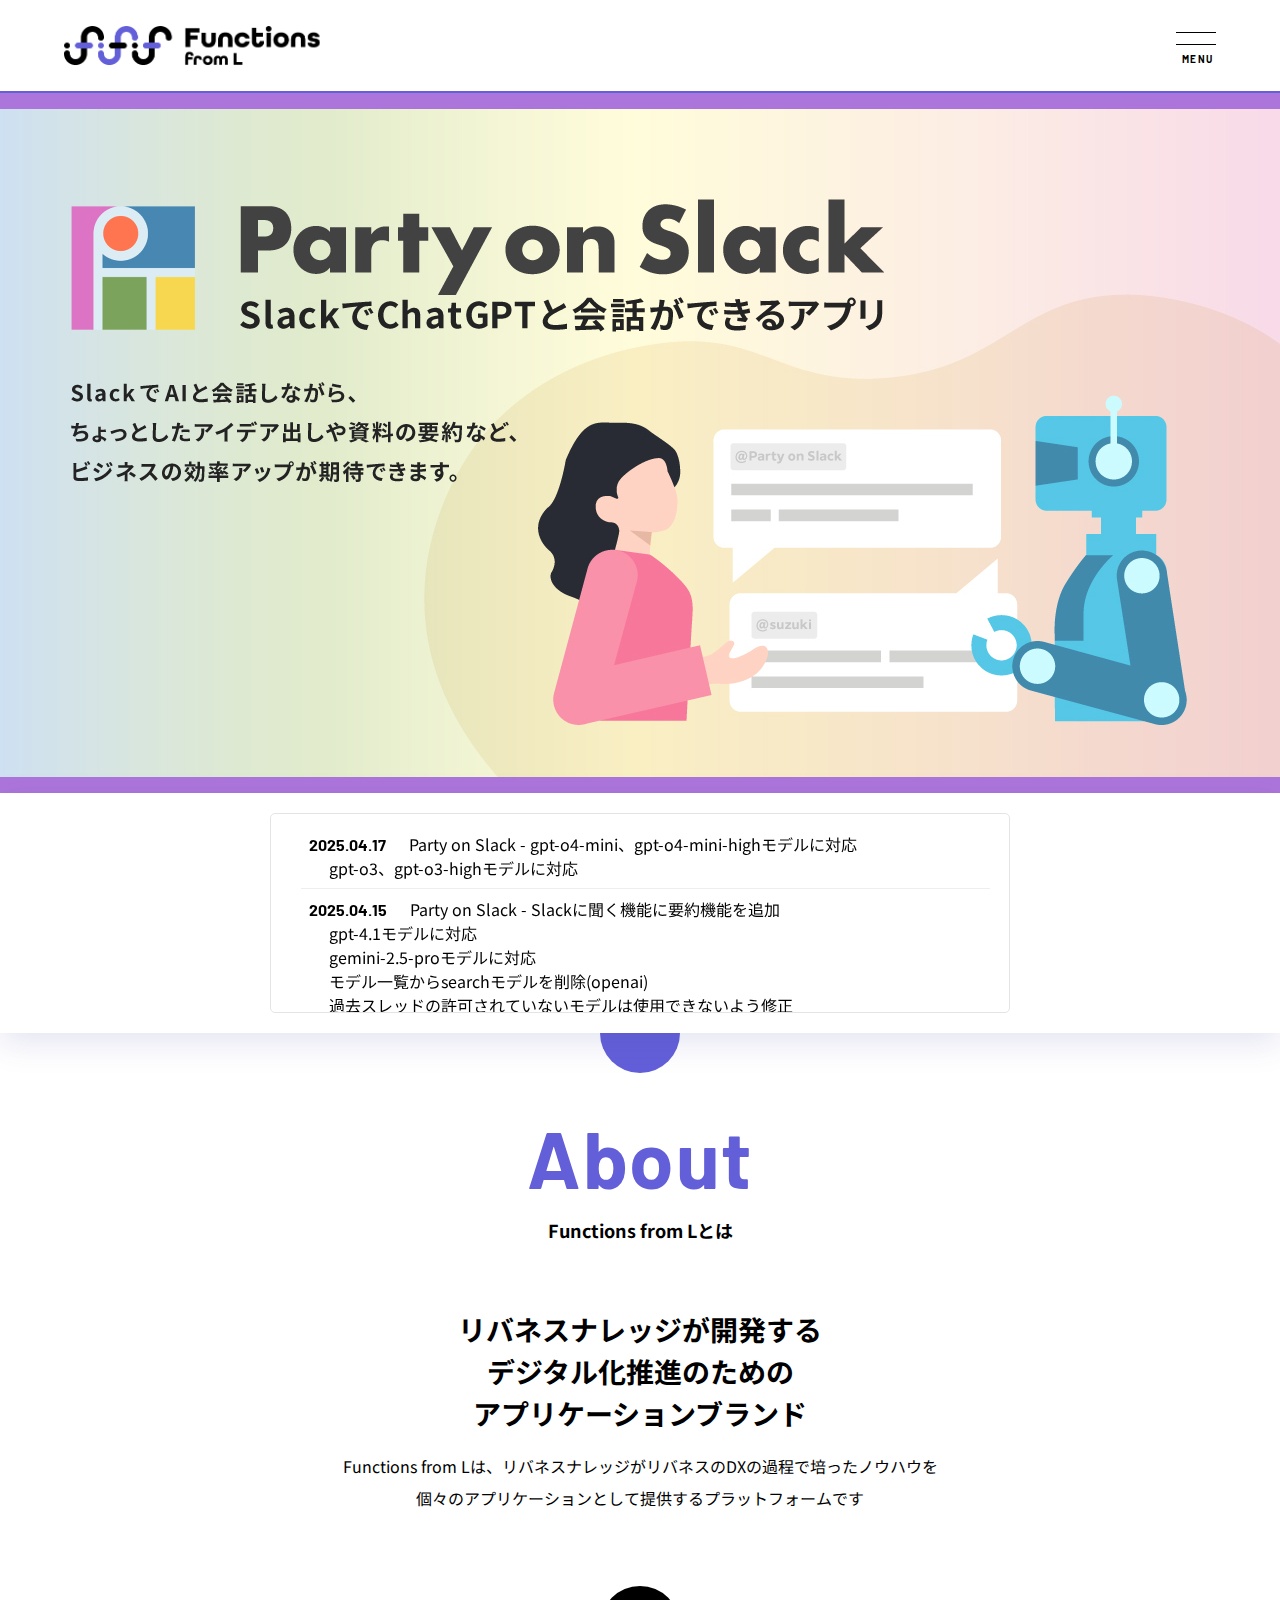
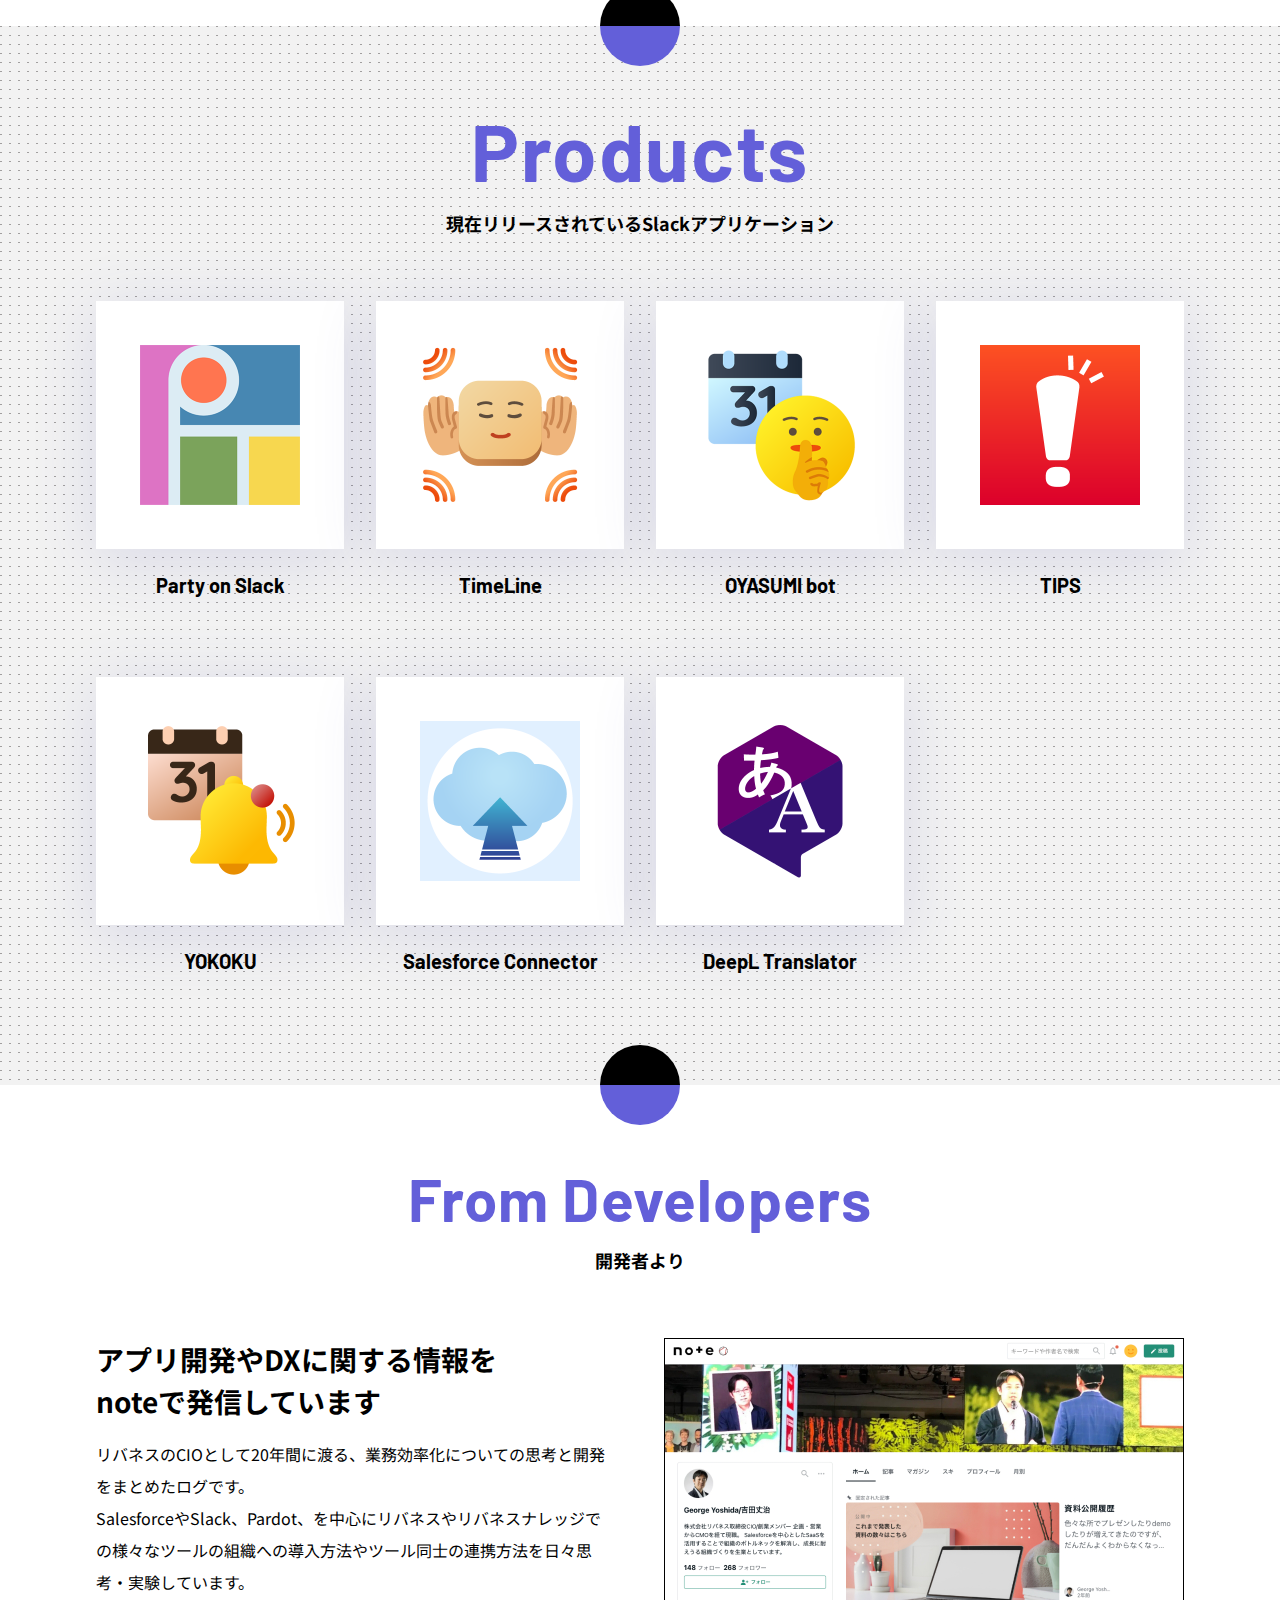
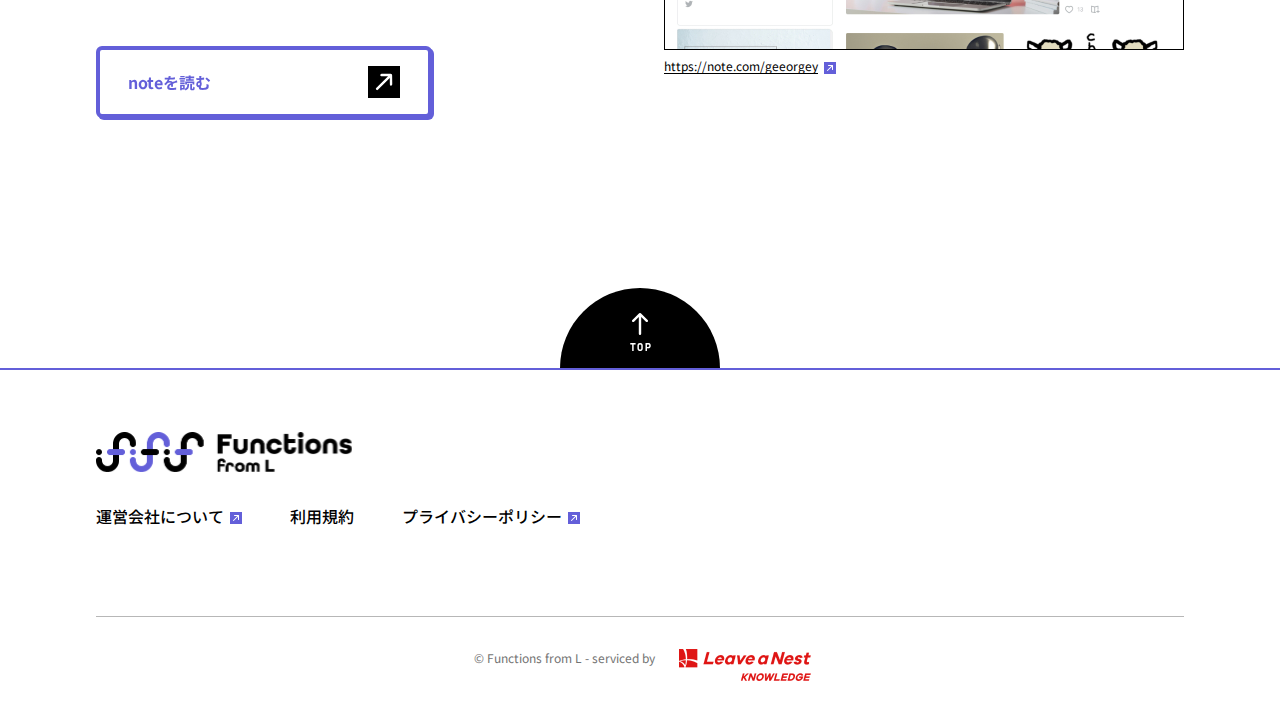
<file: index.html>
<!DOCTYPE html>
<html>

<head>
    <!-- Google Tag Manager -->
    <script>(function (w, d, s, l, i) {
            w[l] = w[l] || []; w[l].push({
                'gtm.start':
                    new Date().getTime(), event: 'gtm.js'
            }); var f = d.getElementsByTagName(s)[0],
                j = d.createElement(s), dl = l != 'dataLayer' ? '&l=' + l : ''; j.async = true; j.src =
                    'https://www.googletagmanager.com/gtm.js?id=' + i + dl; f.parentNode.insertBefore(j, f);
        })(window, document, 'script', 'dataLayer', 'GTM-PHMWZX5P');</script>
    <!-- End Google Tag Manager -->
    <!-- meta settings -->
    <meta charset="utf-8">
    <meta name="viewport" content="width=device-width">
    <meta name="format-detection" content="telephone=no">

    <!-- meta description -->
    <meta name="description" content="Functions from L">

    <!-- title -->
    <title>Functions from L</title>

    <!-- ogp -->
    <meta property="og:locale" content="ja_JP">
    <meta property="og:type" content="website">
    <meta property="og:title" content="Functions from L">
    <meta property="og:url" content="https://functions.lne.st">
    <meta property="og:image" content="https://functions.lne.st/img/ogp.png">
    <meta property="og:site_name" content="Functions from L">
    <meta property="og:description" content="Functions from L">
    <meta name="twitter:card" content="summary">

    <!-- favicon / apple-touch-icon -->
    <link rel="icon" href="/favicon.ico" sizes="any">
    <link rel="icon" href="/icon.svg" type="image/svg+xml">
    <link rel="apple-touch-icon" href="/apple-touch-icon.png">
    <link rel="manifest" href="/manifest.webmanifest">

    <!-- styles -->
    <link rel="stylesheet" href="/css/reset.css">
    <link rel="stylesheet" href="/css/plugin.css">
    <link rel="stylesheet" href="/css/base.css">
    <link rel="stylesheet" href="/css/module.css">

    <!-- fonts -->
    <link rel="preconnect" href="https://fonts.googleapis.com">
    <link rel="preconnect" href="https://fonts.gstatic.com" crossorigin>
    <link
        href="https://fonts.googleapis.com/css2?family=Barlow:wght@700&family=Noto+Sans+JP:wght@400;500;700&display=swap"
        rel="stylesheet">
</head>

<body>
    <!-- Google Tag Manager (noscript) -->
    <noscript>
        <iframe src="https://www.googletagmanager.com/ns.html?id=GTM-PHMWZX5P" height="0" width="0"
            style="display:none;visibility:hidden"></iframe>
    </noscript>
    <!-- End Google Tag Manager (noscript) -->
    <div class="l-wrapper">

        <header class="l-header">
            <div class="l-header__container">
                <h1 class="l-header__logo">
                    <a href="/" class="l-header__logo-link">
                        <img src="/img/common/logo_functions-from-l.png" alt="Functions from L">
                    </a>
                </h1>

                <button type="button" class="l-header-menu-button js-menu-trigger">
                    <span class="l-header-menu-button__lines">
                        <span class="l-header-menu-button__line l-header-menu-button__line--top"></span>
                        <span class="l-header-menu-button__line l-header-menu-button__line--bottom"></span>
                    </span>
                    <span class="l-header-menu-button__txt l-header-menu-button__txt--open">MENU</span>
                    <span class="l-header-menu-button__txt l-header-menu-button__txt--close">CLOSE</span>
                </button>
                <!-- [/l-header-menu-button] -->

            </div>
        </header>
        <!-- [/l-header] -->

        <nav class="l-global-nav js-menu">
            <div class="l-global-nav__container">
                <ul class="l-global-nav__list">
                    <li class="l-global-nav__item is-current">
                        <a href="/" class="l-global-nav__link">
                            <span class="l-global-nav__txt-en">Top</span>
                            <span class="l-global-nav__txt-ja">トップ</span>
                        </a>
                    </li>
                    <li class="l-global-nav__item">
                        <a href="/products/partyonslack/" class="l-global-nav__link">
                            <span class="l-global-nav__txt-en">Party on Slack</span>
                            <span class="l-global-nav__txt-ja">SlackでChatGPTと会話ができるアプリ</span>
                        </a>
                    </li>
                    <li class="l-global-nav__item">
                        <a href="/products/timeline/" class="l-global-nav__link">
                            <span class="l-global-nav__txt-en">TimeLine</span>
                            <span class="l-global-nav__txt-ja">チーム全体の動きを“小耳にはさめる”Slackアプリ</span>
                        </a>
                    </li>
                    <li class="l-global-nav__item">
                        <a href="/products/oyasumibot/" class="l-global-nav__link">
                            <span class="l-global-nav__txt-en">OYASUMI bot</span>
                            <span class="l-global-nav__txt-ja">通知なしで休暇を安心して過ごすためのSlackアプリ</span>
                        </a>
                    </li>
                    <li class="l-global-nav__item">
                        <a href="/products/tips/" class="l-global-nav__link">
                            <span class="l-global-nav__txt-en">TIPS</span>
                            <span class="l-global-nav__txt-ja">情報浸透のための高機能リマインダーSlackアプリ</span>
                        </a>
                    </li>
                    <li class="l-global-nav__item">
                        <a href="/products/yokoku/" class="l-global-nav__link">
                            <span class="l-global-nav__txt-en">YOKOKU</span>
                            <span class="l-global-nav__txt-ja">Slack上で提案機会を逃さないための“予告”アプリ</span>
                        </a>
                    </li>
                    <li class="l-global-nav__item">
                        <a href="/products/salesforceconnector/" class="l-global-nav__link">
                            <span class="l-global-nav__txt-en">Salesforce Connector</span>
                            <span class="l-global-nav__txt-ja">Slack上でSalesforceの活動報告を完結できるアプリ</span>
                        </a>
                    </li>
                    <li class="l-global-nav__item">
                        <a href="/products/deepltranslator/" class="l-global-nav__link">
                            <span class="l-global-nav__txt-en">DeepL Translator</span>
                            <span class="l-global-nav__txt-ja">投稿したテキストをSlack上で翻訳できるアプリ</span>
                        </a>
                    </li>
                </ul>
            </div>
        </nav>
        <!-- [/l-global-nav] -->

        <div class="l-contents">

            <div class="c-kv-1">

                <div class="splide c-slider-1 js-slider" aria-label="カルーセル">
                    <div class="splide__track">
                        <ul class="splide__list">
                            <li class="splide__slide">
                                <a href="/products/partyonslack/" class="c-slider-1__link">
                                    <div class="c-slider-1__img">
                                        <img src="/img/top/img_slide_01.jpg" alt="Party on Slack" class="sp-hide">
                                        <img src="/img/top/img_slide_01.jpg" alt="Party on Slack" class="pc-hide">
                                    </div>
                                </a>
                            </li>
                            <li class="splide__slide">
                                <a href="/products/timeline/" class="c-slider-1__link">
                                    <div class="c-slider-1__img">
                                        <img src="/img/top/img_slide_02.jpg" alt="Time Line" class="sp-hide">
                                        <img src="/img/top/img_slide_02.jpg" alt="Time Line" class="pc-hide">
                                    </div>
                                </a>
                            </li>
                        </ul>
                    </div>
                </div>
                <!-- [/c-slider-1] -->

            </div>
            <!-- [/c-kv-1] -->

            <div class="c-block-1">
                <div class="c-block-1__inner">
                    <!-- <a href="/news/20230401.html" class="c-block-1__link">
                    <span class="c-block-1__link-txt c-block-1__link-txt--date">2023.04.01</span>
                    <span class="c-block-1__link-txt c-block-1__link-txt--news">ウェブサイトを公開しました</span>
                </a> -->
                    <div class="news-container">
                        <div class="news-box">
                            <div class="c-block-1__link">
                                <div class="c-cassette-3__txt">
                                    <ul class="c-list-4">
                                        <ul>
                                            <li><span
                                                    class="c-block-1__link-txt c-block-1__link-txt--date">2025.04.17</span>
                                                <span class="c-block-1__link-txt c-block-1__link-txt--news">Party on
                                                    Slack - gpt-o4-mini、gpt-o4-mini-highモデルに対応</span><br>
                                                <span
                                                    class="c-block-1__link-txt c-block-1__link-txt--news">gpt-o3、gpt-o3-highモデルに対応</span>
                                            </li>
                                            <li><span
                                                    class="c-block-1__link-txt c-block-1__link-txt--date">2025.04.15</span>
                                                <span class="c-block-1__link-txt c-block-1__link-txt--news">Party on
                                                    Slack - Slackに聞く機能に要約機能を追加</span><br>
                                                <span
                                                    class="c-block-1__link-txt c-block-1__link-txt--news">gpt-4.1モデルに対応</span><br>
                                                <span
                                                    class="c-block-1__link-txt c-block-1__link-txt--news">gemini-2.5-proモデルに対応</span><br>
                                                <span
                                                    class="c-block-1__link-txt c-block-1__link-txt--news">モデル一覧からsearchモデルを削除(openai)</span><br>
                                                <span
                                                    class="c-block-1__link-txt c-block-1__link-txt--news">過去スレッドの許可されていないモデルは使用できないよう修正
                                                </span>
                                            </li>
                                            <li><span
                                                    class="c-block-1__link-txt c-block-1__link-txt--date">2025.04.04</span>
                                                <span class="c-block-1__link-txt c-block-1__link-txt--news">Party on
                                                    Slack - DMでのSlack Canvasの作成機能の追加</span>
                                            </li>
                                            <li><span
                                                    class="c-block-1__link-txt c-block-1__link-txt--date">2025.03.26</span>
                                                <span class="c-block-1__link-txt c-block-1__link-txt--news">Party on
                                                    Slack - LLMとの対話で出力した内容のSlack Canvasへの出力機能追加</span><br>
                                                <span class="c-block-1__link-txt c-block-1__link-txt--news">(※
                                                    既にインストールされている際の機能の利用には再インストールが必要になります)</span>
                                            </li>
                                            <li><span
                                                    class="c-block-1__link-txt c-block-1__link-txt--date">2025.03.06</span>
                                                <span class="c-block-1__link-txt c-block-1__link-txt--news">Party on
                                                    Slack - 画像生成モデルにGoogle Imagen 3.0を追加</span>
                                            </li>
                                            <li><span
                                                    class="c-block-1__link-txt c-block-1__link-txt--date">2025.03.06</span>
                                                <span class="c-block-1__link-txt c-block-1__link-txt--news">Party on
                                                    Slack - モデル一覧でグランディング機能が可能なモデルを追加</span>
                                            </li>
                                            <li><span
                                                    class="c-block-1__link-txt c-block-1__link-txt--date">2025.03.06</span>
                                                <span class="c-block-1__link-txt c-block-1__link-txt--news">Party on
                                                    Slack - Gemini-2.0でもグランディングを使用可能になりました</span>
                                            </li>
                                            <li><span
                                                    class="c-block-1__link-txt c-block-1__link-txt--date">2025.02.28</span>
                                                <span class="c-block-1__link-txt c-block-1__link-txt--news">Party on
                                                    Slack - OpenAlのGPT-4.5-preview モデルに対応</span>
                                            </li>
                                            <li><span
                                                    class="c-block-1__link-txt c-block-1__link-txt--date">2025.02.27</span>
                                                <span class="c-block-1__link-txt c-block-1__link-txt--news">Party on
                                                    Slack - claude3.7、claude3.7 thinking、xAIモデルに対応</span>
                                            </li>
                                            <li><span
                                                    class="c-block-1__link-txt c-block-1__link-txt--date">2025.02.27</span>
                                                <span class="c-block-1__link-txt c-block-1__link-txt--news">Party on
                                                    Slack - OpenAlのGPT-o1、GPT-o1-hige モデルに対応</span>
                                            </li>
                                            <li><span
                                                    class="c-block-1__link-txt c-block-1__link-txt--date">2025.02.21</span>
                                                <span class="c-block-1__link-txt c-block-1__link-txt--news">Party on
                                                    Slack - Difyのエージェントが使用可能</span>
                                            </li>
                                            <li><span
                                                    class="c-block-1__link-txt c-block-1__link-txt--date">2025.02.14</span>
                                                <span class="c-block-1__link-txt c-block-1__link-txt--news">Party on
                                                    Slack - OpenAlのGPT-o3-mini-high モデルに対応</span>
                                            </li>
                                            <li><span
                                                    class="c-block-1__link-txt c-block-1__link-txt--date">2025.02.03</span>
                                                <span class="c-block-1__link-txt c-block-1__link-txt--news">Party on
                                                    Slack - OpenAlのGPT-o3-mini モデルに対応</span>
                                            </li>
                                            <li><span
                                                    class="c-block-1__link-txt c-block-1__link-txt--date">2025.01.15</span>
                                                <span class="c-block-1__link-txt c-block-1__link-txt--news">Party on
                                                    Slack - モデル選択・削除機能追加</span>
                                            </li>
                                            <li><span
                                                    class="c-block-1__link-txt c-block-1__link-txt--date">2025.01.08</span>
                                                <span class="c-block-1__link-txt c-block-1__link-txt--news">Party on
                                                    Slack - gemini-2.0-flash-thinking-expモデルに対応</span>
                                            </li>
                                            <li><span
                                                    class="c-block-1__link-txt c-block-1__link-txt--date">2025.01.06</span>
                                                <span class="c-block-1__link-txt c-block-1__link-txt--news">Timeline -
                                                    キーワード転送実装</span>
                                            </li>
                                            <li><span
                                                    class="c-block-1__link-txt c-block-1__link-txt--date">2024.06.07</span>
                                                <span
                                                    class="c-block-1__link-txt c-block-1__link-txt--news">TASUKARUの提供を終了しました</span>
                                            </li>
                                            <li><span
                                                    class="c-block-1__link-txt c-block-1__link-txt--date">2023.04.01</span>
                                                <span
                                                    class="c-block-1__link-txt c-block-1__link-txt--news">ウェブサイトを公開しました</span>
                                            </li>
                                </div>
                            </div>
                        </div>
                    </div>
                    <!-- <a href="/news/" class="c-block-1__link">
                    <span class="c-block-1__link-txt c-block-1__link-txt--more">一覧を見る</span>
                    <span class="c-block-1__arr-outer">
                        <span class="c-block-1__arr">
                            <img src="/img/common/icon_arrow.svg" alt="→">
                        </span>
                    </span>
                </a> -->
                </div>
            </div>
            <!-- [/c-block-1] -->

            <section class="c-section-1 c-section-1--about">
                <div class="c-section-1__container">
                    <div class="c-section-1__head">
                        <h2 class="c-ttl-1">
                            <span class="c-ttl-1__en">About</span>
                            <span class="c-ttl-1__ja">Functions from Lとは</span>
                        </h2>
                        <!-- [/c-ttl-1] -->
                    </div>
                    <div class="c-section-1__body">
                        <div class="c-section-1__txt">
                            <h3 class="c-ttl-2">
                                リバネスナレッジが開発する<br>
                                デジタル化推進のための<br>
                                アプリケーションブランド
                            </h3>
                            <p class="c-txt-1">
                                Functions from Lは、リバネスナレッジがリバネスのDXの過程で培ったノウハウを<br>
                                個々のアプリケーションとして提供するプラットフォームです
                            </p>
                        </div>
                    </div>
                </div>
            </section>
            <!-- [/c-section-1] -->

            <section class="c-section-1 c-section-1--products">
                <div class="c-section-1__container">
                    <div class="c-section-1__head">

                        <h2 class="c-ttl-1">
                            <span class="c-ttl-1__en">Products</span>
                            <span class="c-ttl-1__ja">現在リリースされているSlackアプリケーション</span>
                        </h2>
                        <!-- [/c-ttl-1] -->

                    </div>
                    <div class="c-section-1__body">
                        <div class="c-section-1__card">

                            <ul class="c-card-1">
                                <li class="c-card-1__item">
                                    <a href="/products/partyonslack/" class="c-card-1__link">
                                        <div class="c-card-1__img-outer">
                                            <div class="c-card-1__img">
                                                <img src="/img/top/img_party_on_slack.webp" alt="Party on Slack">
                                            </div>
                                        </div>
                                        <h3 class="c-card-1__ttl">Party on Slack</h3>
                                    </a>
                                </li>
                                <li class="c-card-1__item">
                                    <a href="/products/timeline/" class="c-card-1__link">
                                        <div class="c-card-1__img-outer">
                                            <div class="c-card-1__img">
                                                <img src="/img/top/img_time_line.webp" alt="TimeLine">
                                            </div>
                                        </div>
                                        <h3 class="c-card-1__ttl">TimeLine</h3>
                                    </a>
                                </li>
                                <li class="c-card-1__item">
                                    <a href="/products/oyasumibot/" class="c-card-1__link">
                                        <div class="c-card-1__img-outer">
                                            <div class="c-card-1__img">
                                                <img src="/img/top/img_oyasumi_bot.webp" alt="OYASUMI bot">
                                            </div>
                                        </div>
                                        <h3 class="c-card-1__ttl">OYASUMI bot</h3>
                                    </a>
                                </li>
                                <li class="c-card-1__item">
                                    <a href="/products/tips/" class="c-card-1__link">
                                        <div class="c-card-1__img-outer">
                                            <div class="c-card-1__img">
                                                <img src="/img/top/img_tips.webp" alt="TIPS">
                                            </div>
                                        </div>
                                        <h3 class="c-card-1__ttl">TIPS</h3>
                                    </a>
                                </li>
                                <li class="c-card-1__item">
                                    <a href="/products/yokoku/" class="c-card-1__link">
                                        <div class="c-card-1__img-outer">
                                            <div class="c-card-1__img">
                                                <img src="/img/top/img_yokoku.webp" alt="YOKOKU">
                                            </div>
                                        </div>
                                        <h3 class="c-card-1__ttl">YOKOKU</h3>
                                    </a>
                                </li>
                                <li class="c-card-1__item">
                                    <a href="/products/salesforceconnector/" class="c-card-1__link">
                                        <div class="c-card-1__img-outer">
                                            <div class="c-card-1__img">
                                                <img src="/img/top/img_salesforce_connector.webp"
                                                    alt="Salesforce Connector">
                                            </div>
                                        </div>
                                        <h3 class="c-card-1__ttl">Salesforce Connector</h3>
                                    </a>
                                </li>
                                <li class="c-card-1__item">
                                    <a href="/products/deepltranslator/" class="c-card-1__link">
                                        <div class="c-card-1__img-outer">
                                            <div class="c-card-1__img">
                                                <img src="/img/top/img_deepl_translator.webp" alt="DeepL Translator">
                                            </div>
                                        </div>
                                        <h3 class="c-card-1__ttl">DeepL Translator</h3>
                                    </a>
                                </li>
                            </ul>
                            <!-- [/c-card-1] -->

                        </div>
                    </div>
                </div>
            </section>
            <!-- [/c-section-1] -->

            <section class="c-section-1 c-section-1--developers">
                <div class="c-section-1__container">
                    <div class="c-section-1__head">

                        <h2 class="c-ttl-1">
                            <span class="c-ttl-1__en c-ttl-1__en--s">From Developers</span>
                            <span class="c-ttl-1__ja">開発者より</span>
                        </h2>
                        <!-- [/c-ttl-1] -->

                    </div>
                    <div class="c-section-1__body">
                        <div class="c-section-1__cassette">

                            <section class="c-cassette-1">
                                <div class="c-cassette-1__head">

                                    <h3 class="c-ttl-2">アプリ開発やDXに関する情報を<br>noteで発信しています</h3>
                                    <!-- [/c-ttl-2] -->

                                </div>
                                <div class="c-cassette-1__txt">

                                    <p class="c-txt-1">
                                        リバネスのCIOとして20年間に渡る、業務効率化についての思考と開発をまとめたログです。<br>
                                        SalesforceやSlack、Pardot、を中心にリバネスやリバネスナレッジでの様々なツールの組織への導入方法やツール同士の連携方法を日々思考・実験しています。
                                    </p>

                                </div>
                                <div class="c-cassette-1__img-outer">
                                    <div class="c-cassette-1__img">
                                        <img src="/img/top/img_note.jpg" alt="note" class="sp-hide">
                                        <img src="/img/top/sp/img_note.jpg" alt="note" class="pc-hide">
                                    </div>
                                    <div class="c-cassette-1__caption">

                                        <p class="c-txt-1 c-txt-1--s">
                                            <a href="https://note.com/geeorgey" target="_blank"
                                                class="c-txt-1__link">https://note.com/geeorge<span
                                                    class="link-blank">y</span></a>
                                        </p>
                                        <!-- [/c-txt-1] -->

                                    </div>
                                </div>
                                <div class="c-cassette-1__btn">

                                    <a href="https://note.com/geeorgey" target="_blank" class="c-btn-2">
                                        <div class="c-btn-2__inner">
                                            <span class="c-btn-2__txt">noteを読む</span>
                                            <span class="c-btn-2__arr-outer">
                                                <span class="c-btn-2__arr">
                                                    <img src="/img/common/icon_arrow.svg" alt="→">
                                                </span>
                                            </span>
                                        </div>
                                    </a>
                                    <!-- [/c-btn-2] -->

                                </div>
                            </section>
                            <!-- [/c-cassette-1] -->

                        </div>
                    </div>
                </div>
            </section>
            <!-- [/c-section-1] -->

        </div>
        <!-- [/l-contents] -->

        <div class="l-footer-pagetop">
            <a href="#" class="l-footer-pagetop__link">
                <span class="l-footer-pagetop__txt">TOP</span>
            </a>
        </div>
        <!-- [/l-footer-pagetop] -->

        <footer class="l-footer">
            <div class="l-footer__container">
                <p class="l-footer__logo">
                    <a href="/" class="l-footer__logo-link">
                        <img src="/img/common/logo_functions-from-l.png" alt="Functions from L">
                    </a>
                </p>

                <nav class="l-footer-nav">
                    <ul class="l-footer-nav__list">
                        <li class="l-footer-nav__item">
                            <a href="https://k.lne.st/" target="_blank" class="l-footer-nav__link">運営会社につい<span
                                    class="link-blank">て</span></a>
                        </li>
                        <li class="l-footer-nav__item">
                            <a href="/terms/" class="l-footer-nav__link">利用規約</a>
                        </li>
                        <li class="l-footer-nav__item">
                            <a href="https://k.lne.st/privacy/" target="_blank"
                                class="l-footer-nav__link">プライバシーポリシ<span class="link-blank">ー</span></a>
                        </li>
                    </ul>
                </nav>
                <!-- [/l-footer-nav] -->

                <div class="l-footer-lower">
                    <div class="l-footer-lower__copyright">
                        <small class="l-footer-lower__copyright-txt">&copy; Functions from L - serviced by</small>
                    </div>
                    <p class="l-footer-lower__logo">
                        <a href="https://k.lne.st/" target="_blank" class="l-footer-lower__logo-link">
                            <img src="/img/common/logo_leave-a-nest.png" alt="Leave a Nest KNOWLEDGE">
                        </a>
                    </p>
                </div>
                <!-- [/l-footer-lower] -->

            </div>
        </footer>
        <!-- [/l-footer] -->

    </div>
    <!-- [/l-wrapper] -->

    <!-- scripts -->
    <script src="/js/lib/lib.js"></script>
    <script src="/js/common.js"></script>
</body>

</html>
</file>
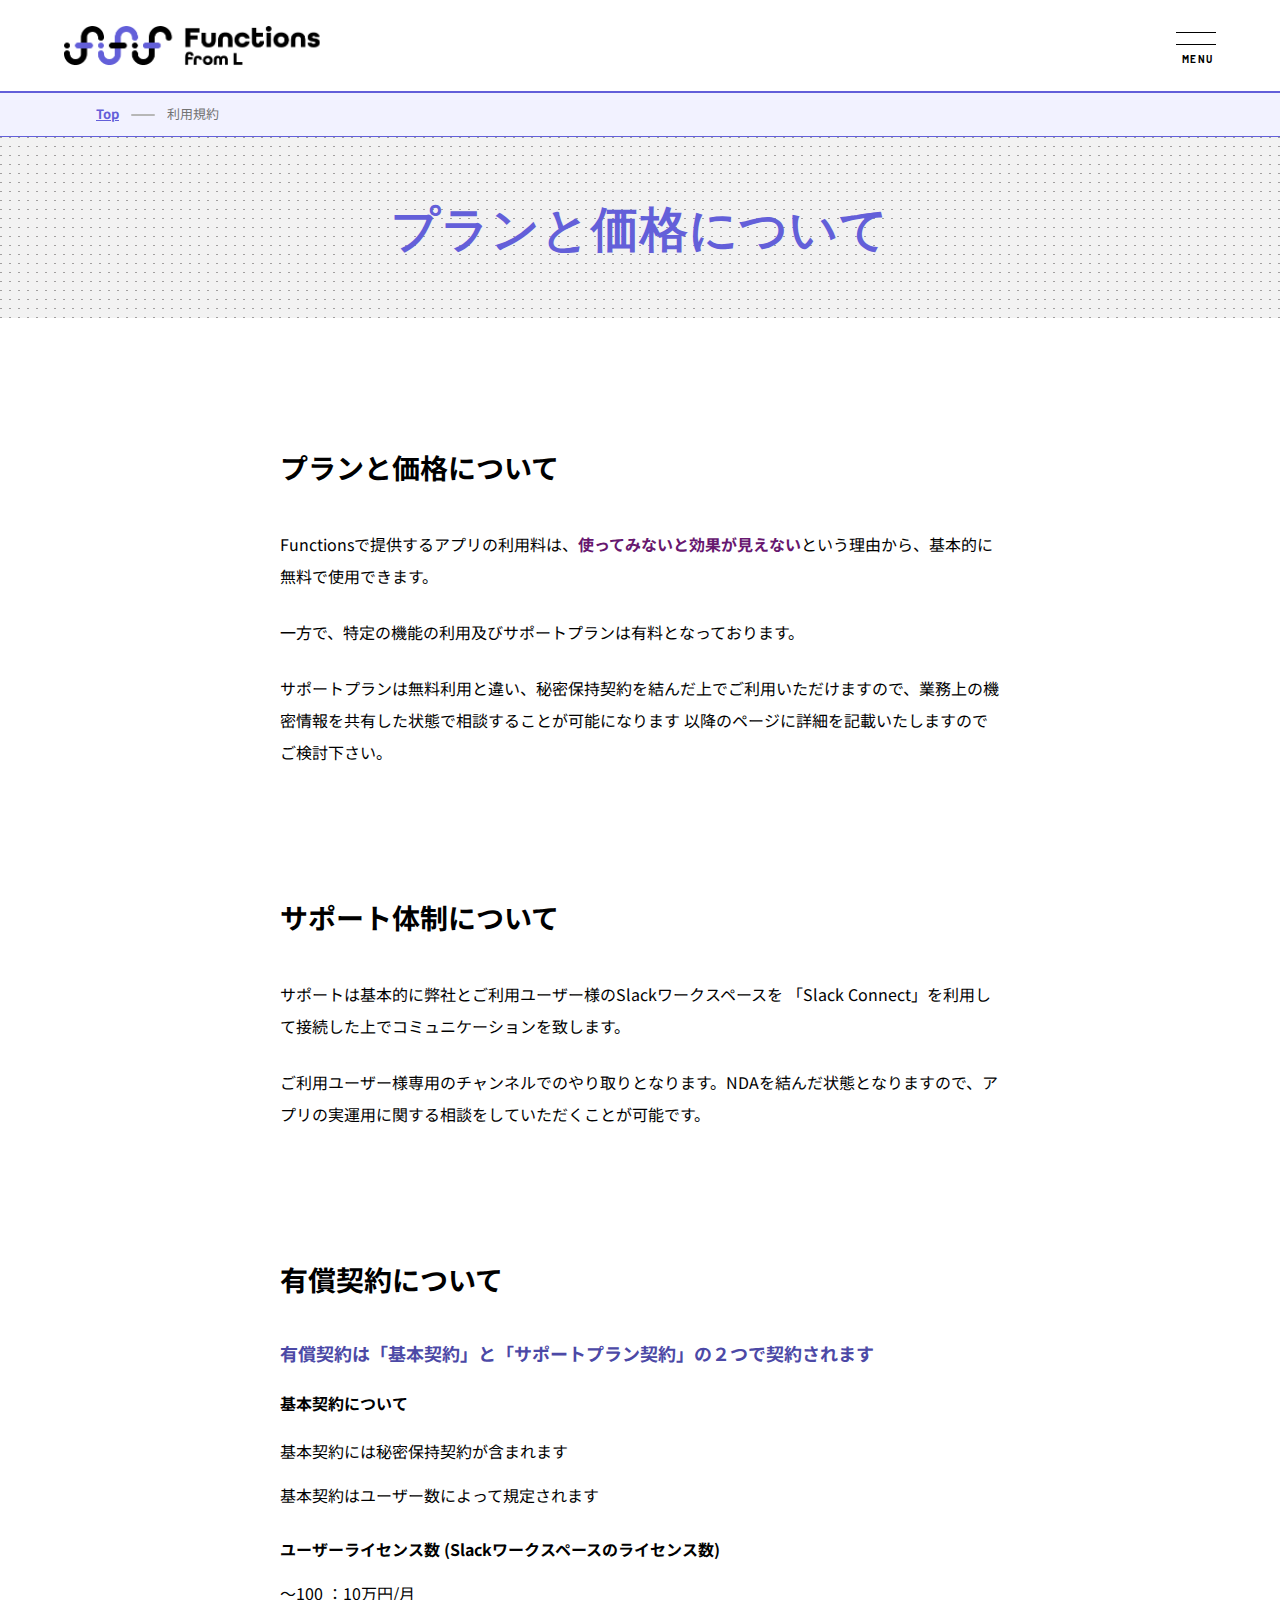
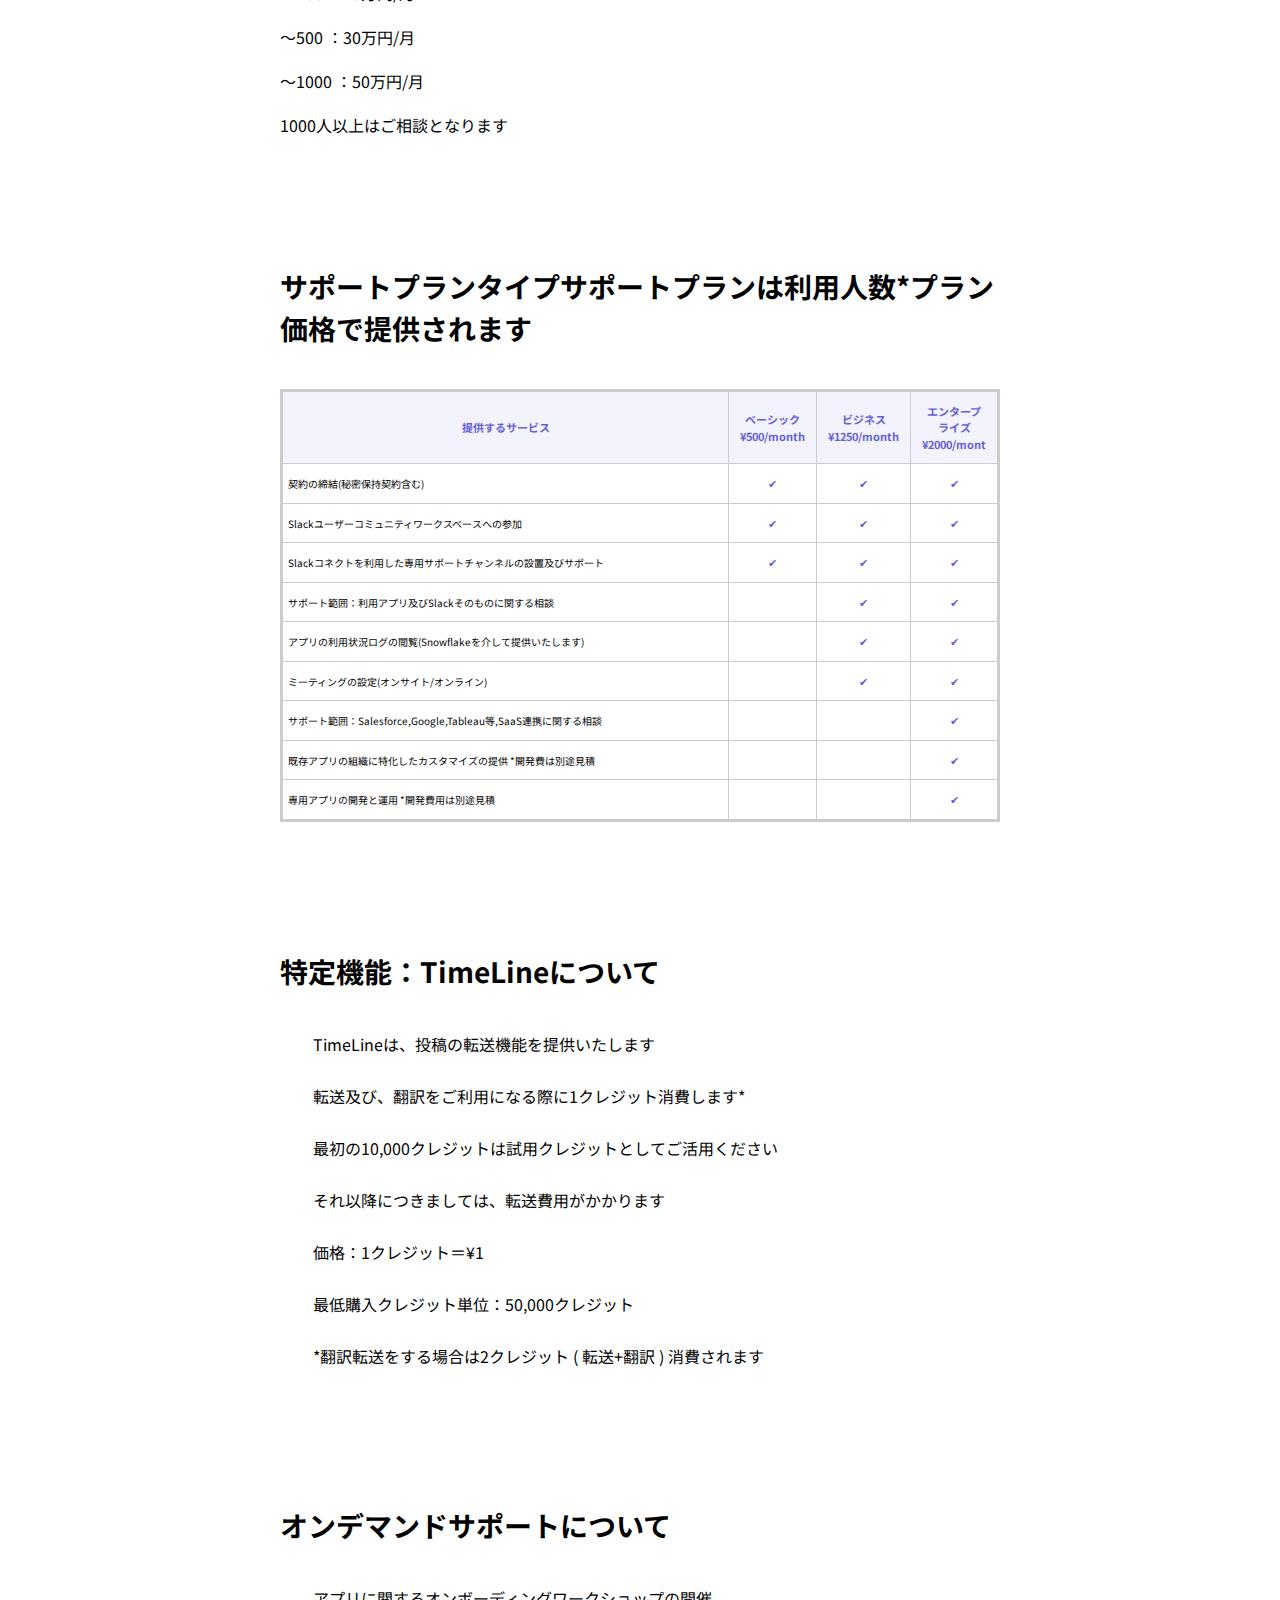
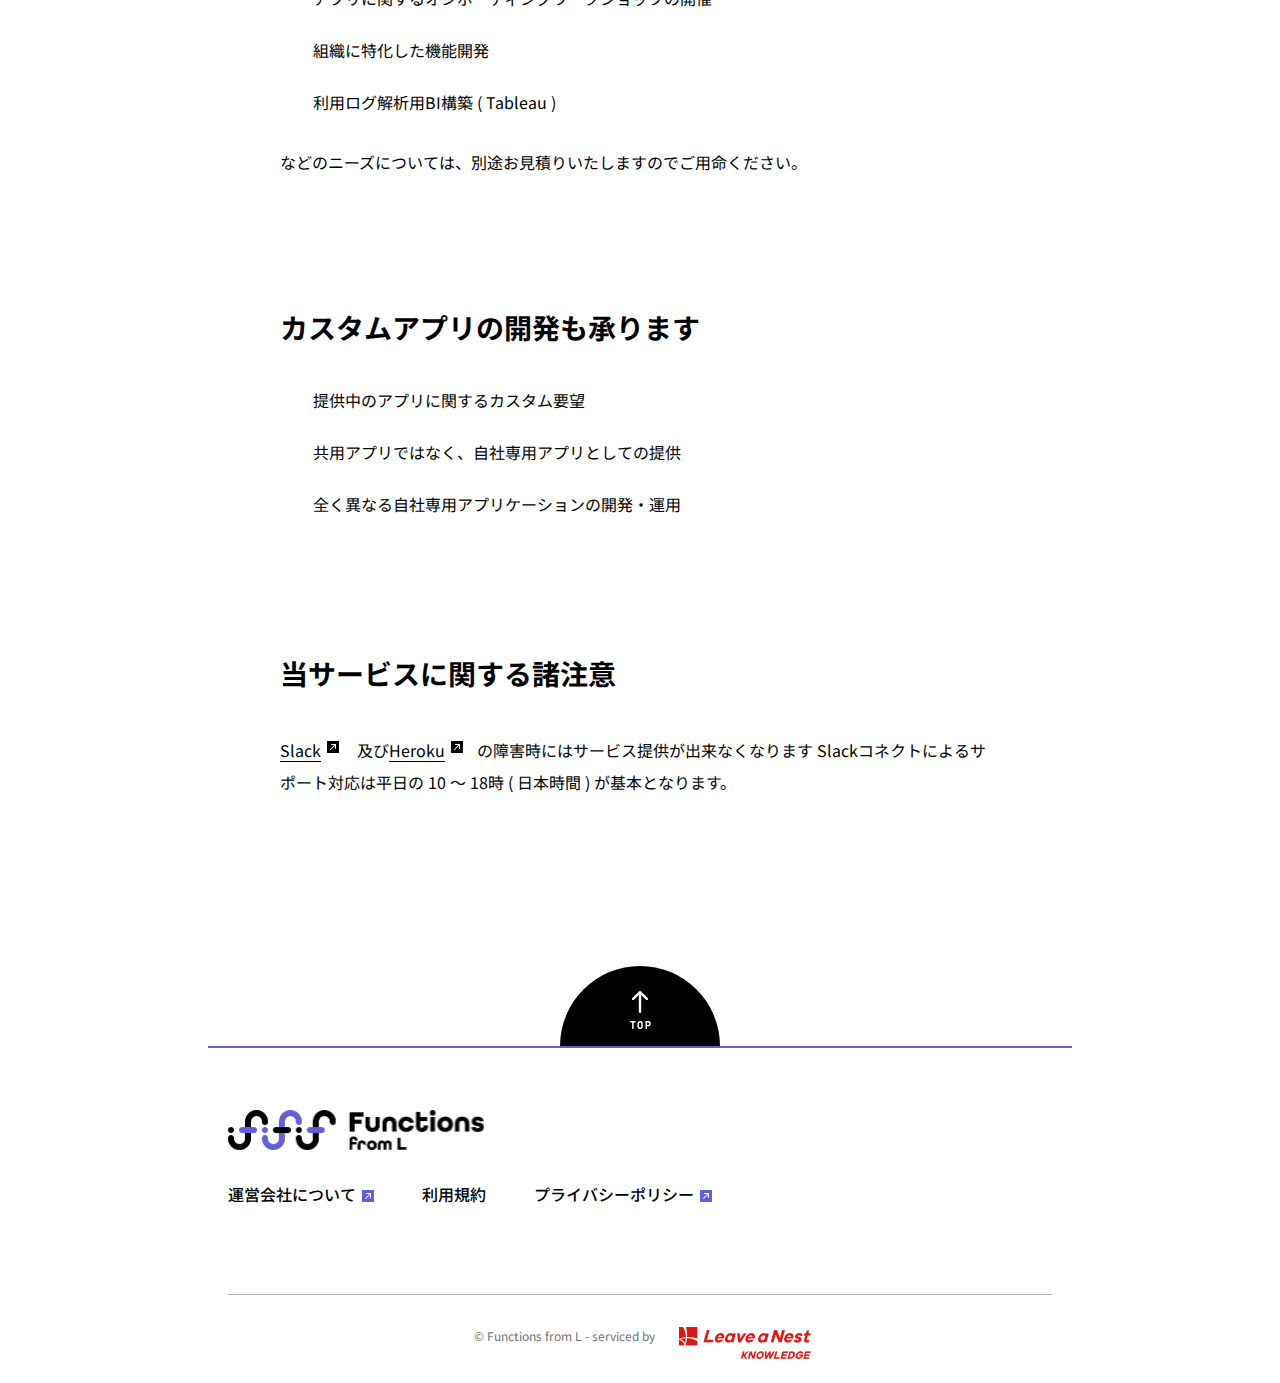
<file: pricing/index.html>
<!DOCTYPE html>
<html>
<head>
<!-- Google Tag Manager -->
<script>(function(w,d,s,l,i){w[l]=w[l]||[];w[l].push({'gtm.start':
    new Date().getTime(),event:'gtm.js'});var f=d.getElementsByTagName(s)[0],
    j=d.createElement(s),dl=l!='dataLayer'?'&l='+l:'';j.async=true;j.src=
    'https://www.googletagmanager.com/gtm.js?id='+i+dl;f.parentNode.insertBefore(j,f);
    })(window,document,'script','dataLayer','GTM-PHMWZX5P');</script>
    <!-- End Google Tag Manager -->
<!-- meta settings -->
<meta charset="utf-8">
<meta name="viewport" content="width=device-width">
<meta name="format-detection" content="telephone=no">

<!-- meta description -->
<meta name="description" content="プランと価格について｜Functions from L">

<!-- title -->
<title>プランと価格について｜Functions from L</title>

<!-- ogp -->
<meta property="og:locale" content="ja_JP">
<meta property="og:type" content="article">
<meta property="og:title" content="プランと価格について｜Functions from L">
<meta property="og:url" content="https://functions.lne.st/products/pricing/">
<meta property="og:image" content="https://functions.lne.st/img/ogp.png">
<meta property="og:site_name" content="Functions from L">
<meta property="og:description" content="プランと価格について｜Functions from L">
<meta name="twitter:card" content="summary">

<!-- favicon / apple-touch-icon -->
<link rel="icon" href="/favicon.ico" sizes="any">
<link rel="icon" href="/icon.svg" type="image/svg+xml">
<link rel="apple-touch-icon" href="/apple-touch-icon.png">
<link rel="manifest" href="/manifest.webmanifest">

<!-- styles -->
<link rel="stylesheet" href="/css/reset.css">
<link rel="stylesheet" href="/css/plugin.css">
<link rel="stylesheet" href="/css/base.css">
<link rel="stylesheet" href="/css/module.css">

<!-- fonts -->
<link rel="preconnect" href="https://fonts.googleapis.com">
<link rel="preconnect" href="https://fonts.gstatic.com" crossorigin>
<link href="https://fonts.googleapis.com/css2?family=Barlow:wght@700&family=Noto+Sans+JP:wght@400;500;700&display=swap" rel="stylesheet">
</head>
<body>
<!-- Google Tag Manager (noscript) -->
<noscript>
    <iframe src="https://www.googletagmanager.com/ns.html?id=GTM-PHMWZX5P" height="0" width="0" style="display:none;visibility:hidden"></iframe>
</noscript>
<!-- End Google Tag Manager (noscript) -->
<div class="l-wrapper">

    <header class="l-header">
        <div class="l-header__container">
            <p class="l-header__logo">
                <a href="/" class="l-header__logo-link">
                    <img src="/img/common/logo_functions-from-l.png" alt="Functions from L">
                </a>
            </p>

            <button type="button" class="l-header-menu-button js-menu-trigger">
                <span class="l-header-menu-button__lines">
                    <span class="l-header-menu-button__line l-header-menu-button__line--top"></span>
                    <span class="l-header-menu-button__line l-header-menu-button__line--bottom"></span>
                </span>
                <span class="l-header-menu-button__txt l-header-menu-button__txt--open">MENU</span>
                <span class="l-header-menu-button__txt l-header-menu-button__txt--close">CLOSE</span>
            </button>
            <!-- [/l-header-menu-button] -->

        </div>
    </header>
    <!-- [/l-header] -->

    <nav class="l-global-nav js-menu">
        <div class="l-global-nav__container">
            <ul class="l-global-nav__list">
                <li class="l-global-nav__item">
                    <a href="/" class="l-global-nav__link">
                        <span class="l-global-nav__txt-en">Top</span>
                        <span class="l-global-nav__txt-ja">トップ</span>
                    </a>
                </li>
                <li class="l-global-nav__item">
                    <a href="/products/partyonslack/" class="l-global-nav__link">
                        <span class="l-global-nav__txt-en">Party on Slack</span>
                        <span class="l-global-nav__txt-ja">SlackでChatGPTと会話ができるアプリ</span>
                    </a>
                </li>
                <li class="l-global-nav__item">
                    <a href="/products/timeline/" class="l-global-nav__link">
                        <span class="l-global-nav__txt-en">TimeLine</span>
                        <span class="l-global-nav__txt-ja">チーム全体の動きを“小耳にはさめる”Slackアプリ</span>
                    </a>
                </li>
                <li class="l-global-nav__item">
                    <a href="/products/tasukaru/" class="l-global-nav__link">
                        <span class="l-global-nav__txt-en">TASUKARU -TaskAll-</span>
                        <span class="l-global-nav__txt-ja">Slack上でタスク管理を完結できるアプリ</span>
                    </a>
                </li>
                <li class="l-global-nav__item">
                    <a href="/products/oyasumibot/" class="l-global-nav__link">
                        <span class="l-global-nav__txt-en">OYASUMI bot</span>
                        <span class="l-global-nav__txt-ja">通知なしで休暇を安心して過ごすためのSlackアプリ</span>
                    </a>
                </li>
                <li class="l-global-nav__item">
                    <a href="/products/tips/" class="l-global-nav__link">
                        <span class="l-global-nav__txt-en">TIPS</span>
                        <span class="l-global-nav__txt-ja">情報浸透のための高機能リマインダーSlackアプリ</span>
                    </a>
                </li>
                <li class="l-global-nav__item">
                    <a href="/products/yokoku/" class="l-global-nav__link">
                        <span class="l-global-nav__txt-en">YOKOKU</span>
                        <span class="l-global-nav__txt-ja">Slack上で提案機会を逃さないための“予告”アプリ</span>
                    </a>
                </li>
                <li class="l-global-nav__item">
                    <a href="/products/salesforceconnector/" class="l-global-nav__link">
                        <span class="l-global-nav__txt-en">Salesforce Connector</span>
                        <span class="l-global-nav__txt-ja">Slack上でSalesforceの活動報告を完結できるアプリ</span>
                    </a>
                </li>
                <li class="l-global-nav__item">
                    <a href="/products/deepltranslator/" class="l-global-nav__link">
                        <span class="l-global-nav__txt-en">DeepL Translator</span>
                        <span class="l-global-nav__txt-ja">投稿したテキストをSlack上で翻訳できるアプリ</span>
                    </a>
                </li>
            </ul>
        </div>
    </nav>
    <!-- [/l-global-nav] -->

    <div class="l-contents">

        <div class="l-breadcrumb sp-hide">
            <ul class="l-breadcrumb__list">
                <li class="l-breadcrumb__item">
                    <a href="/terms/" class="l-breadcrumb__txt">Top</a>
                </li>
                <!-- <li class="l-breadcrumb__item">
                    <a href="/products/" class="l-breadcrumb__txt">Products</a>
                </li> -->
                <li class="l-breadcrumb__item">
                    <span class="l-breadcrumb__txt">利用規約</span>
                </li>
            </ul>
        </div>
        <!-- [/l-breadcrumb] -->

        <section class="c-section-2">

            <div class="c-kv-2">
                <div class="c-kv-2__inner">
                    <div class="c-kv-2__head">

                        <h1 class="c-ttl-1">
                            <span class="c-ttl-1__en c-ttl-1__en--xs">プランと価格について</span>
                        </h1>
                        <!-- [/c-ttl-1] -->

                    </div>
                </div>
            </div>
            <!-- [/c-kv-2] -->

            <div class="c-section-2__container">
                <div class="c-section-2__cassette">

                    <section class="c-cassette-3">
                        <div class="c-cassette-3__inner">
                            <div class="c-cassette-3__txt">
                                <div class="c-cassette-3__head">
                                    <h2 class="c-ttl-2">プランと価格について</h2>
                                    <!-- [/c-ttl-2] -->
                                </div>
                            </div>
                            <div class="c-cassette-3__txt">
                                <p class="c-txt-1">
                                    Functionsで提供するアプリの利用料は、<span class="emphasize-text">使ってみないと効果が見えない</span>という理由から、基本的に無料で使用できます。
                                </p>
                                <p class="c-txt-1">
                                    一方で、特定の機能の利用及びサポートプランは有料となっております。
                                </p>
                                <p class="c-txt-1">
                                    サポートプランは無料利用と違い、秘密保持契約を結んだ上でご利用いただけますので、業務上の機密情報を共有した状態で相談することが可能になります
                                    以降のページに詳細を記載いたしますのでご検討下さい。                            
                                </p>
                                <!-- [/c-txt-1] -->
                            </div>
                        </div>
                    </section>
                    <!-- [/c-cassette-3] -->
                    <section class="c-cassette-3">
                        <div class="c-cassette-3__inner">
                            <div class="c-cassette-3__txt">
                                <div class="c-cassette-3__head">
                                    <h2 class="c-ttl-2">サポート体制について</h2>
                                    <!-- [/c-ttl-2] -->
                                </div>
                            </div>
                            <div class="c-cassette-3__txt">
                                <p class="c-txt-1">
                                    サポートは基本的に弊社とご利用ユーザー様のSlackワークスペースを
「Slack Connect」を利用して接続した上でコミュニケーションを致します。             
</p>
<p class="c-txt-1">ご利用ユーザー様専用のチャンネルでのやり取りとなります。NDAを結んだ状態となりますので、アプリの実運用に関する相談をしていただくことが可能です。
                                </p>
                                <!-- [/c-txt-1] -->

                            </div>
                        </div>
                    </section>
                    <!-- [/c-cassette-3] -->
                    <section class="c-cassette-3">
                        <div class="c-cassette-3__inner">
                            <div class="c-cassette-3__txt">
                                <div class="c-cassette-3__head">
                                    <h2 class="c-ttl-2">有償契約について</h2>
                                    <!-- [/c-ttl-2] -->
                                </div>
                            </div>
                            <div class="c-cassette-3__txt">
                                <h3 class="c-ttl-5 mgb-pc--20">有償契約は「基本契約」と「サポートプラン契約」の２つで契約されます</h3>
                                    <dl class="c-list-4">
                                        <dt class="c-txt-1 fw-bold mgb-pc--20">基本契約について</dt>
                                        <dd class="mgb-pc--20">基本契約には秘密保持契約が含まれます</dd>
                                        <dd class="mgb-pc--30">基本契約はユーザー数によって規定されます</dd>
                                        <dd class="mgb-pc--20 fw-bold">ユーザーライセンス数 (Slackワークスペースのライセンス数)</dd>
                                        <dd class="mgb-pc--20">〜100 	：10万円/月</dd>
                                        <dd class="mgb-pc--20">〜500	：30万円/月</dd>
                                        <dd class="mgb-pc--20">〜1000	：50万円/月</dd>
                                        <dd class="mgb-pc--20">1000人以上はご相談となります</dd>
                                    </dl>
                                <!-- [/c-list-4] -->
                            </div>
                        </div>
                    </section>
                    <!-- [/c-cassette-3] -->
                    <section class="c-cassette-3">
                        <div class="c-cassette-3__inner">
                            <div class="c-cassette-3__txt">
                                <div class="c-cassette-3__head">
                                    <h2 class="c-ttl-2">サポートプランタイプ<span>サポートプランは利用人数*プラン価格で提供されます</span></h2>
                                    <!-- [/c-ttl-2] -->
                                </div>
                            </div>
                            <div class="c-cassette-3__txt">
                                <figure class="pricing_tb">
                                <table class="pricing_tb_th table-second-center table-first-center ">
                                    <thead>

                                    <tr>
                                      <th>提供するサービス</th> <th>ベーシック<br>¥500/month</th> <th>ビジネス<br>¥1250/month</th> <th>エンタープライズ<br>¥2000/mont</th>
                                    </tr>
                                </thead>
                                
                                <tbody>
                                    <tr>
                                      <td>契約の締結(秘密保持契約含む)</td> <td>✔</td> <td>✔</td> <td>✔</td>
                                    </tr>
                                    
                                    <tr>
                                      <td>Slackユーザーコミュニティワークスペースへの参加</td> <td>✔</td> <td>✔</td> <td>✔</td>
                                    </tr>
                                    </tr>
                                  
                                    <tr>
                                      <td>Slackコネクトを利用した専用サポートチャンネルの設置及びサポート</td> <td>✔</td> <td>✔</td> <td>✔</td>
                                    </tr>
                                    </tr>
                                  
                                    <tr>
                                      <td>サポート範囲：利用アプリ及びSlackそのものに関する相談</td> <td></td> <td>✔</td> <td>✔</td>
                                    </tr>
                                  
                                    <tr>
                                      <td>アプリの利用状況ログの閲覧(Snowflakeを介して提供いたします)</td> <td></td> <td>✔</td> <td>✔</td>
                                    </tr>
                                  
                                    <tr>
                                      <td>ミーティングの設定(オンサイト/オンライン)</td> <td></td> <td>✔</td> <td>✔</td>
                                    </tr>
                                  
                                    <tr>
                                      <td>サポート範囲：Salesforce,Google,Tableau等,SaaS連携に関する相談</td> <td></td> <td></td> <td>✔</td>
                                    </tr>
                                  
                                    <tr>
                                      <td>既存アプリの組織に特化したカスタマイズの提供 *開発費は別途見積</td> <td></td> <td></td> <td>✔</td>
                                    </tr>
                                  
                                    <tr>
                                      <td>専用アプリの開発と運用 *開発費用は別途見積</td> <td></td> <td></td> <td>✔</td>
                                    </tr>
                                </tbody>
                                  </table>
                                <!-- [/table] -->
                                </figure>
                            </div>
                        </div>
                    </section>
                    <!-- [/c-cassette-3] -->
                    <section class="c-cassette-3">
                        <div class="c-cassette-3__inner">
                            <div class="c-cassette-3__txt">
                                <div class="c-cassette-3__head">
                                    <h2 class="c-ttl-2">特定機能：TimeLineについて</h2>
                                    <!-- [/c-ttl-2] -->
                                </div>
                            </div>
                            <div class="c-cassette-3__txt">
                                <ol class="c-list-4">
                                    <li class="none-marker mgb-pc--20">TimeLineは、投稿の転送機能を提供いたします </li>
                                    <li class="none-marker mgb-pc--20">転送及び、翻訳をご利用になる際に1クレジット消費します* </li>
                                    <li class="none-marker mgb-pc--20">最初の10,000クレジットは試用クレジットとしてご活用ください </li>
                                    <li class="none-marker mgb-pc--20">それ以降につきましては、転送費用がかかります </li>
                                    <li class="none-marker mgb-pc--20">価格：1クレジット＝¥1 </li>
                                    <li class="none-marker mgb-pc--20">最低購入クレジット単位：50,000クレジット </li>
                                    <li class="none-marker mgb-pc--20">*翻訳転送をする場合は2クレジット ( 転送+翻訳 ) 消費されます </li>
                                </ol>
                                <!-- [/c-list-5] -->
                            </div>
                        </div>
                    </section>
                    <!-- [/c-cassette-3] -->
                    <section class="c-cassette-3">
                        <div class="c-cassette-3__inner">
                            <div class="c-cassette-3__txt">
                                <div class="c-cassette-3__head">
                                    <h2 class="c-ttl-2">オンデマンドサポートについて</h2>
                                    <!-- [/c-ttl-2] -->
                                </div>
                            </div>
                            <div class="c-cassette-3__txt">
                                        <ul class="c-list-4">
                                            <li class="none-marker mgb-pc--20">アプリに関するオンボーディングワークショップの開催</li>
                                            <li class="none-marker mgb-pc--20">組織に特化した機能開発</li>
                                            <li class="none-marker mgb-pc--20">利用ログ解析用BI構築 ( Tableau ) </li>
                                        </ul>
                                            <!-- [/c-list-4] -->
                            <p class="c-txt-1">などのニーズについては、別途お見積りいたしますのでご用命ください。</p>

                            </div>
                        </div>
                    </section>
                    <!-- [/c-cassette-3] -->
                    <section class="c-cassette-3">
                        <div class="c-cassette-3__inner">
                            <div class="c-cassette-3__txt">
                                <div class="c-cassette-3__head">
                                    <h2 class="c-ttl-2">カスタムアプリの開発も承ります</h2>
                                    <!-- [/c-ttl-2] -->
                                </div>
                            </div>
                            <div class="c-cassette-3__txt">
                                <ol class="c-list-4">
                                    <li class="none-marker mgb-pc--20">提供中のアプリに関するカスタム要望</li>
                                    <li class="none-marker mgb-pc--20">共用アプリではなく、自社専用アプリとしての提供</li>
                                    <li class="none-marker mgb-pc--20">全く異なる自社専用アプリケーションの開発・運用</li>
                                </ol>
                                <!-- [/c-list-5] -->
                            </div>
                        </div>
                    </section>
                    <!-- [/c-cassette-3] -->
                    <section class="c-cassette-3">
                        <div class="c-cassette-3__inner">
                            <div class="c-cassette-3__txt">
                                <div class="c-cassette-3__head">
                                    <h2 class="c-ttl-2">当サービスに関する諸注意</h2>
                                    <!-- [/c-ttl-2] -->
                                </div>
                            </div>
                            <div class="c-cassette-3__txt">
                                <p class="c-txt-1">
                                    <a href="https://slack.com/" target="_blank" class="c-list-6__link c-list-6__link--blank">Slack<span class="link-blank link-blank--black"></span></a>
                                    
                                    及び<a href="https://heroku.com/" target="_blank" class="c-list-6__link c-list-6__link--blank">Heroku<span class="link-blank link-blank--black"></span></a>の障害時にはサービス提供が出来なくなります
Slackコネクトによるサポート対応は平日の 10 〜 18時 ( 日本時間 ) が基本となります。
                                </p>
                                <!-- [/c-txt-1] -->
                            </div>
                        </div>
                    </section>
                    <!-- [/c-cassette-3] -->
        <!-- [/c-section-2] -->

    </div>
    <!-- [/l-contents] -->

    <div class="l-footer-pagetop">
        <a href="#"  class="l-footer-pagetop__link">
            <span class="l-footer-pagetop__txt">TOP</span>
        </a>
    </div>
    <!-- [/l-footer-pagetop] -->

    <footer class="l-footer">
        <div class="l-footer__container">
            <p class="l-footer__logo">
                <a href="/" class="l-footer__logo-link">
                    <img src="/img/common/logo_functions-from-l.png" alt="Functions from L">
                </a>
            </p>

            <nav class="l-footer-nav">
                <ul class="l-footer-nav__list">
                    <li class="l-footer-nav__item">
                        <a href="https://k.lne.st/" target="_blank" class="l-footer-nav__link">運営会社につい<span class="link-blank">て</span></a>
                    </li>
                    <li class="l-footer-nav__item">
                        <a href="/terms/" class="l-footer-nav__link">利用規約</a>
                    </li>
                    <li class="l-footer-nav__item">
                        <a href="https://k.lne.st/privacy/" target="_blank" class="l-footer-nav__link">プライバシーポリシ<span class="link-blank">ー</span></a>
                    </li>
                </ul>
            </nav>
            <!-- [/l-footer-nav] -->

            <div class="l-footer-lower">
                <div class="l-footer-lower__copyright">
                    <small class="l-footer-lower__copyright-txt">&copy; Functions from L - serviced by</small>
                </div>
                <p class="l-footer-lower__logo">
                    <a href="https://k.lne.st/" target="_blank" class="l-footer-lower__logo-link">
                        <img src="/img/common/logo_leave-a-nest.png" alt="Leave a Nest KNOWLEDGE">
                    </a>
                </p>
            </div>
            <!-- [/l-footer-lower] -->

        </div>
    </footer>
    <!-- [/l-footer] -->

</div>
<!-- [/l-wrapper] -->

<!-- scripts -->
<script src="/js/lib/lib.js"></script>
<script src="/js/common.js"></script>
</body>
</html>
</file>
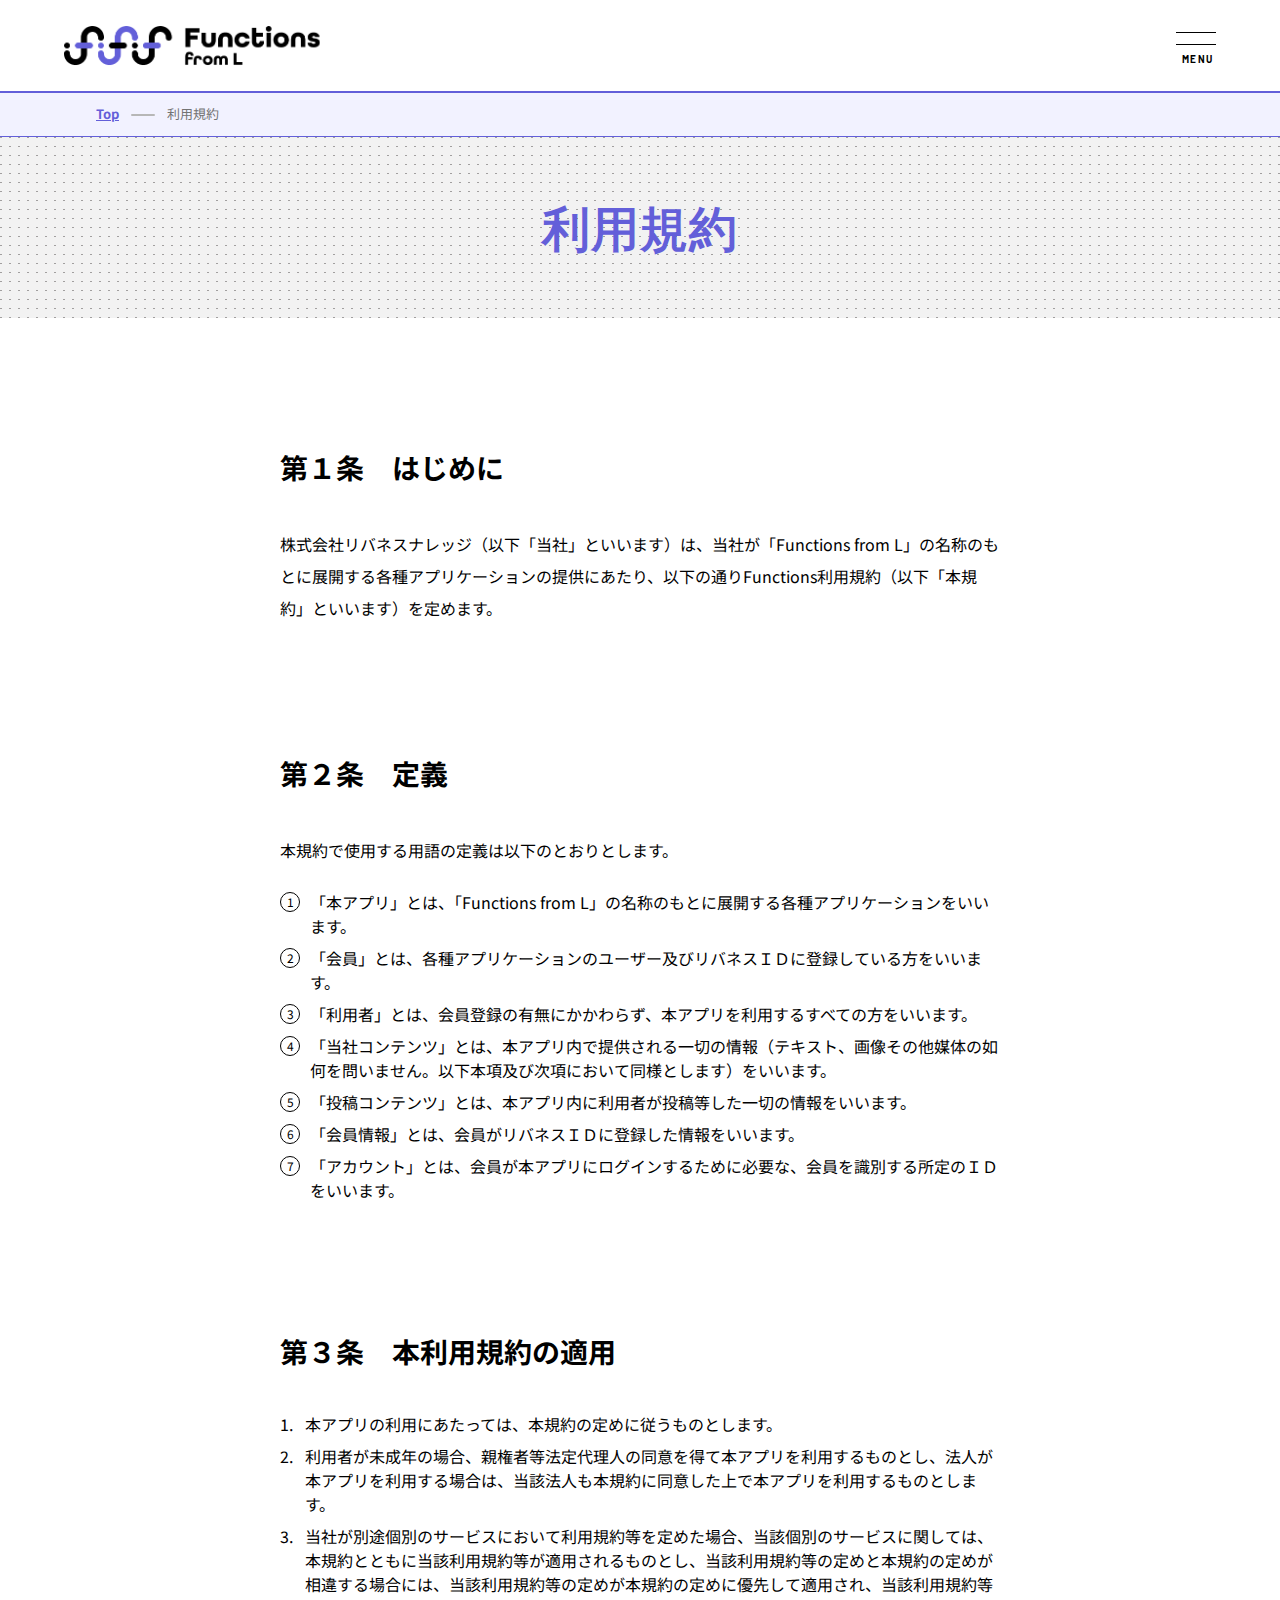
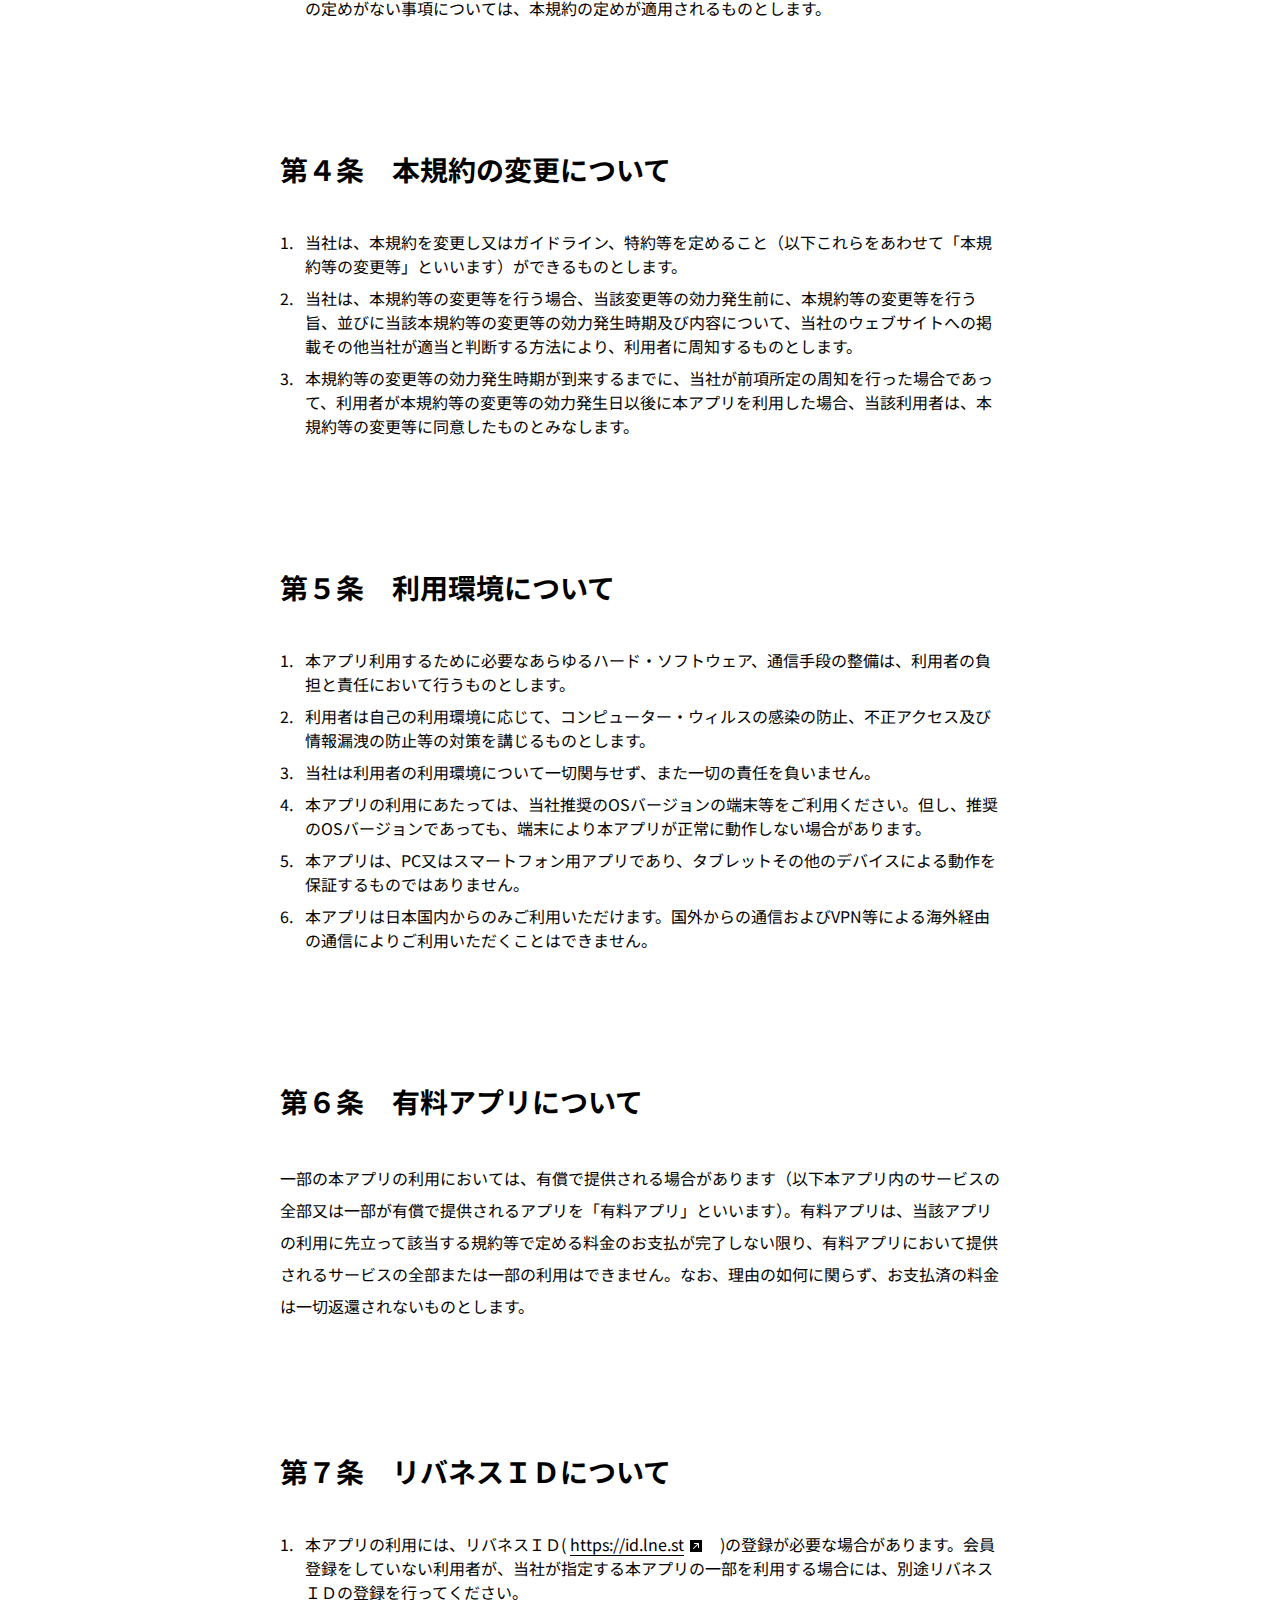
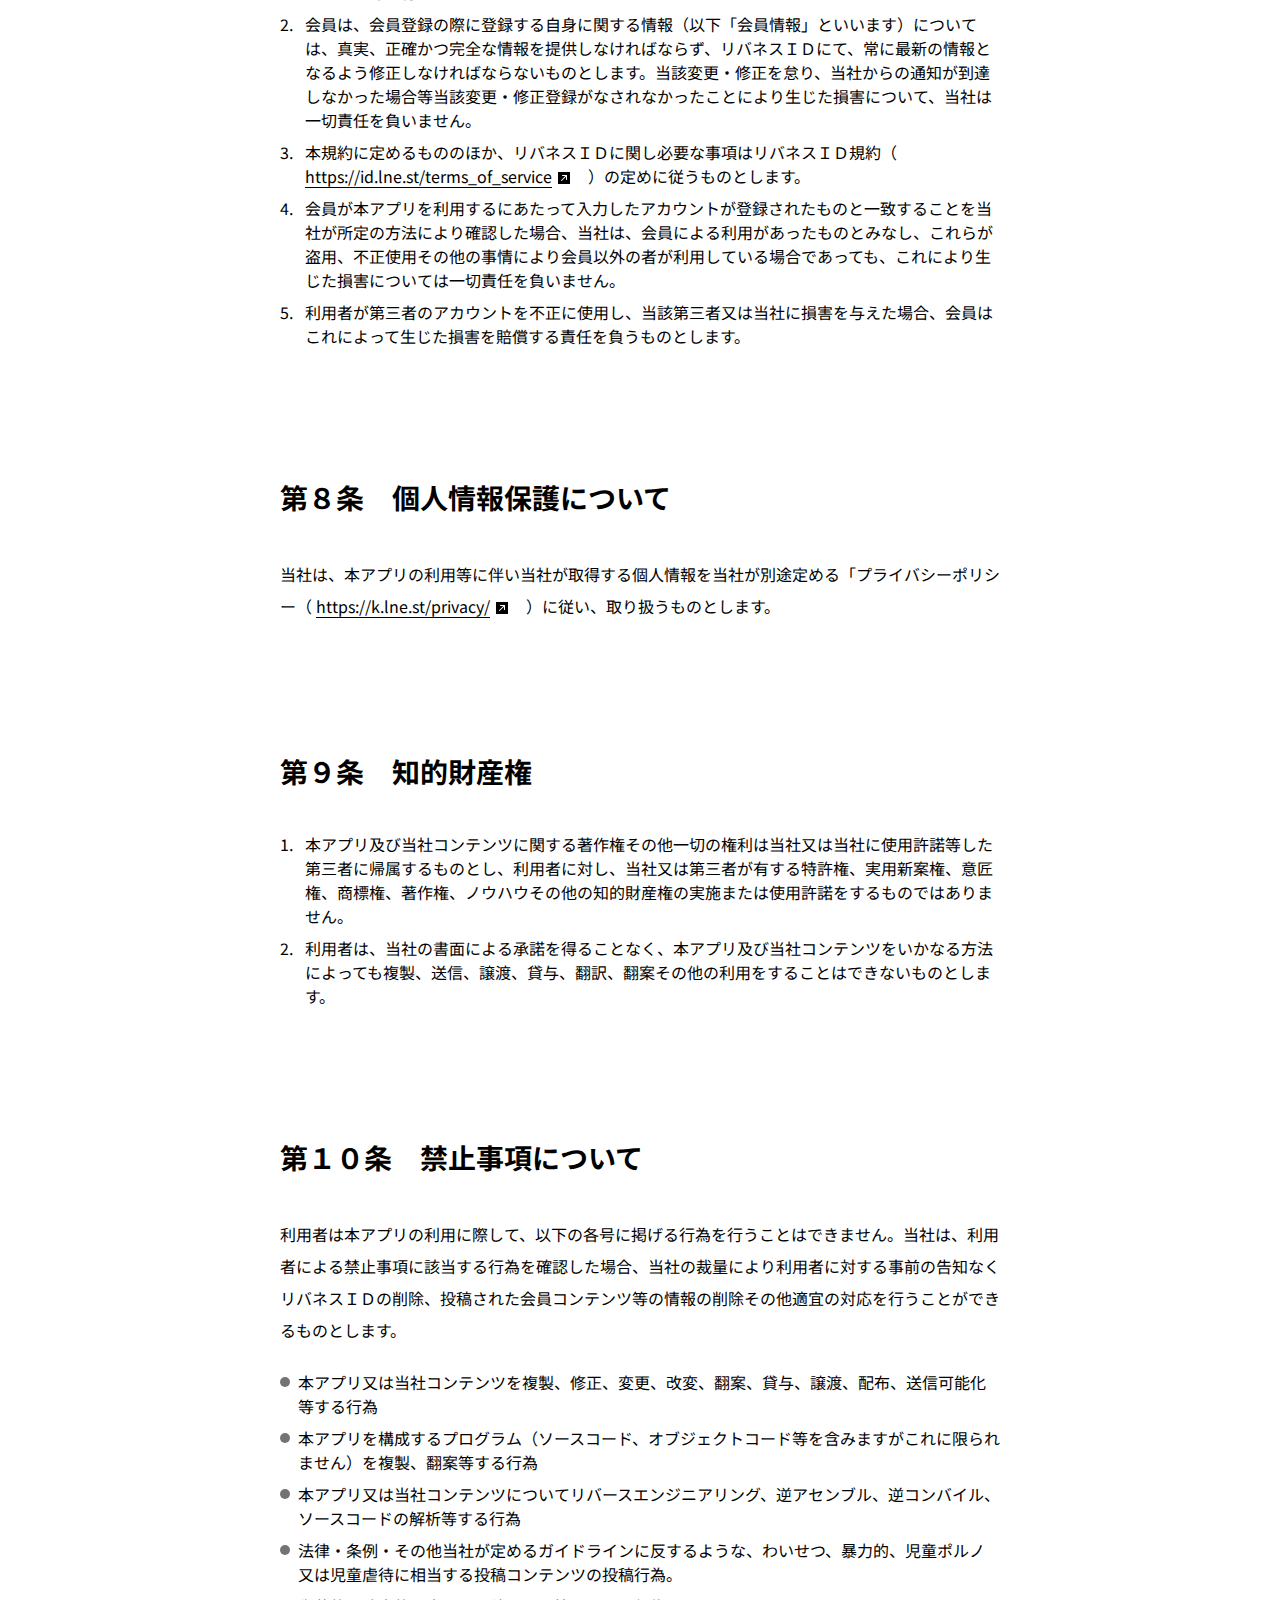
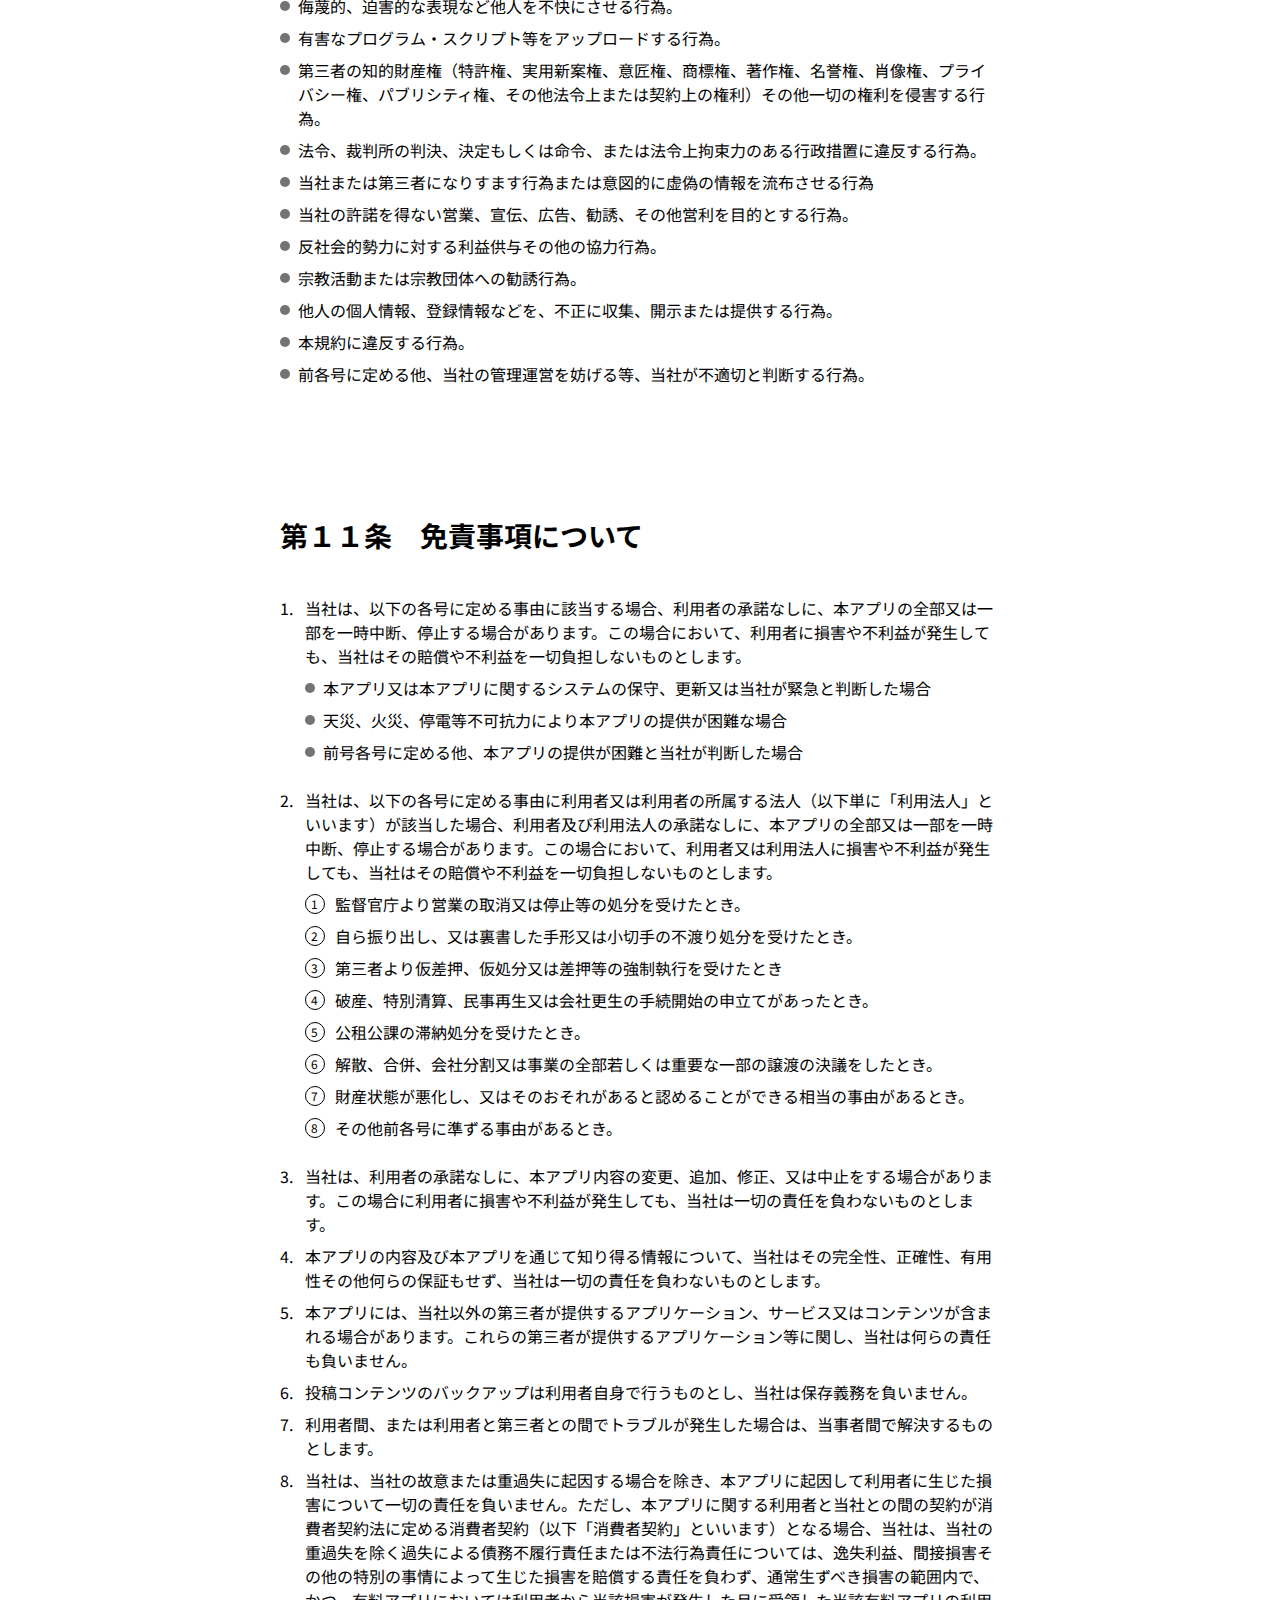
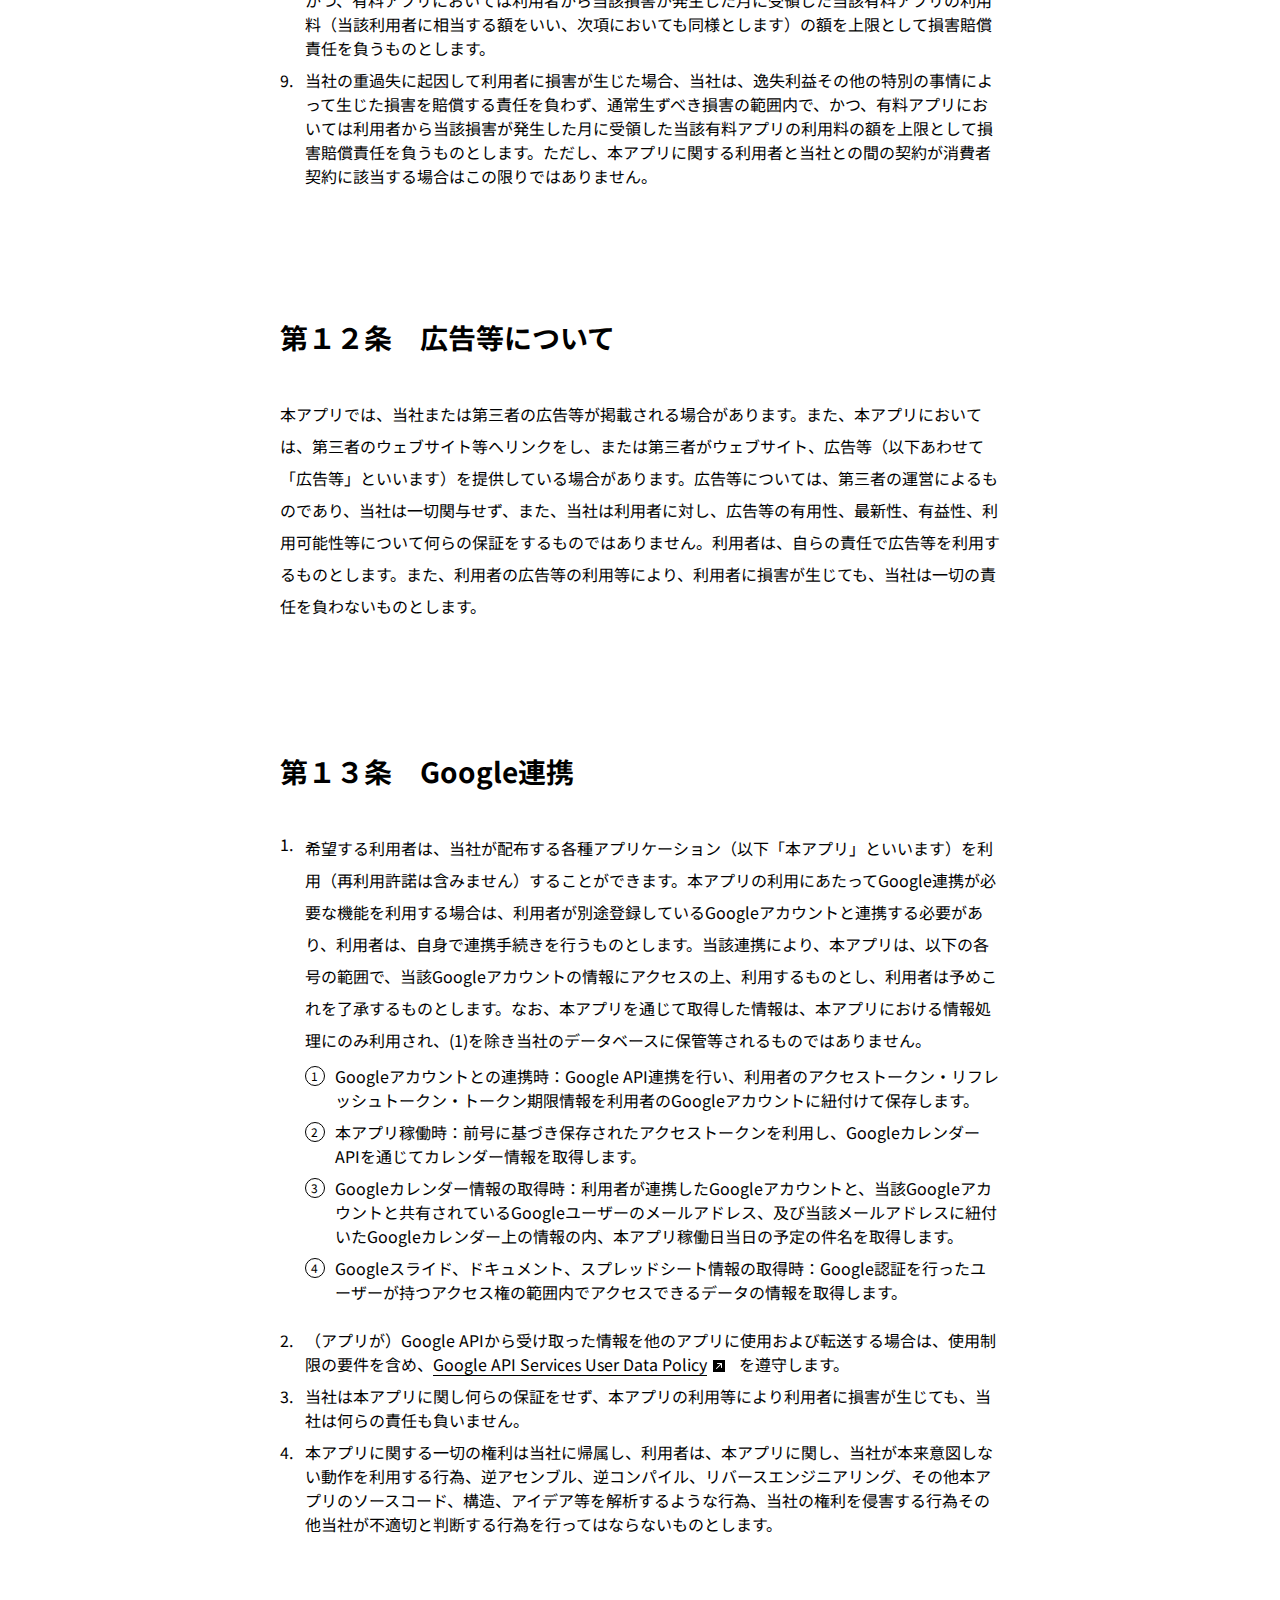
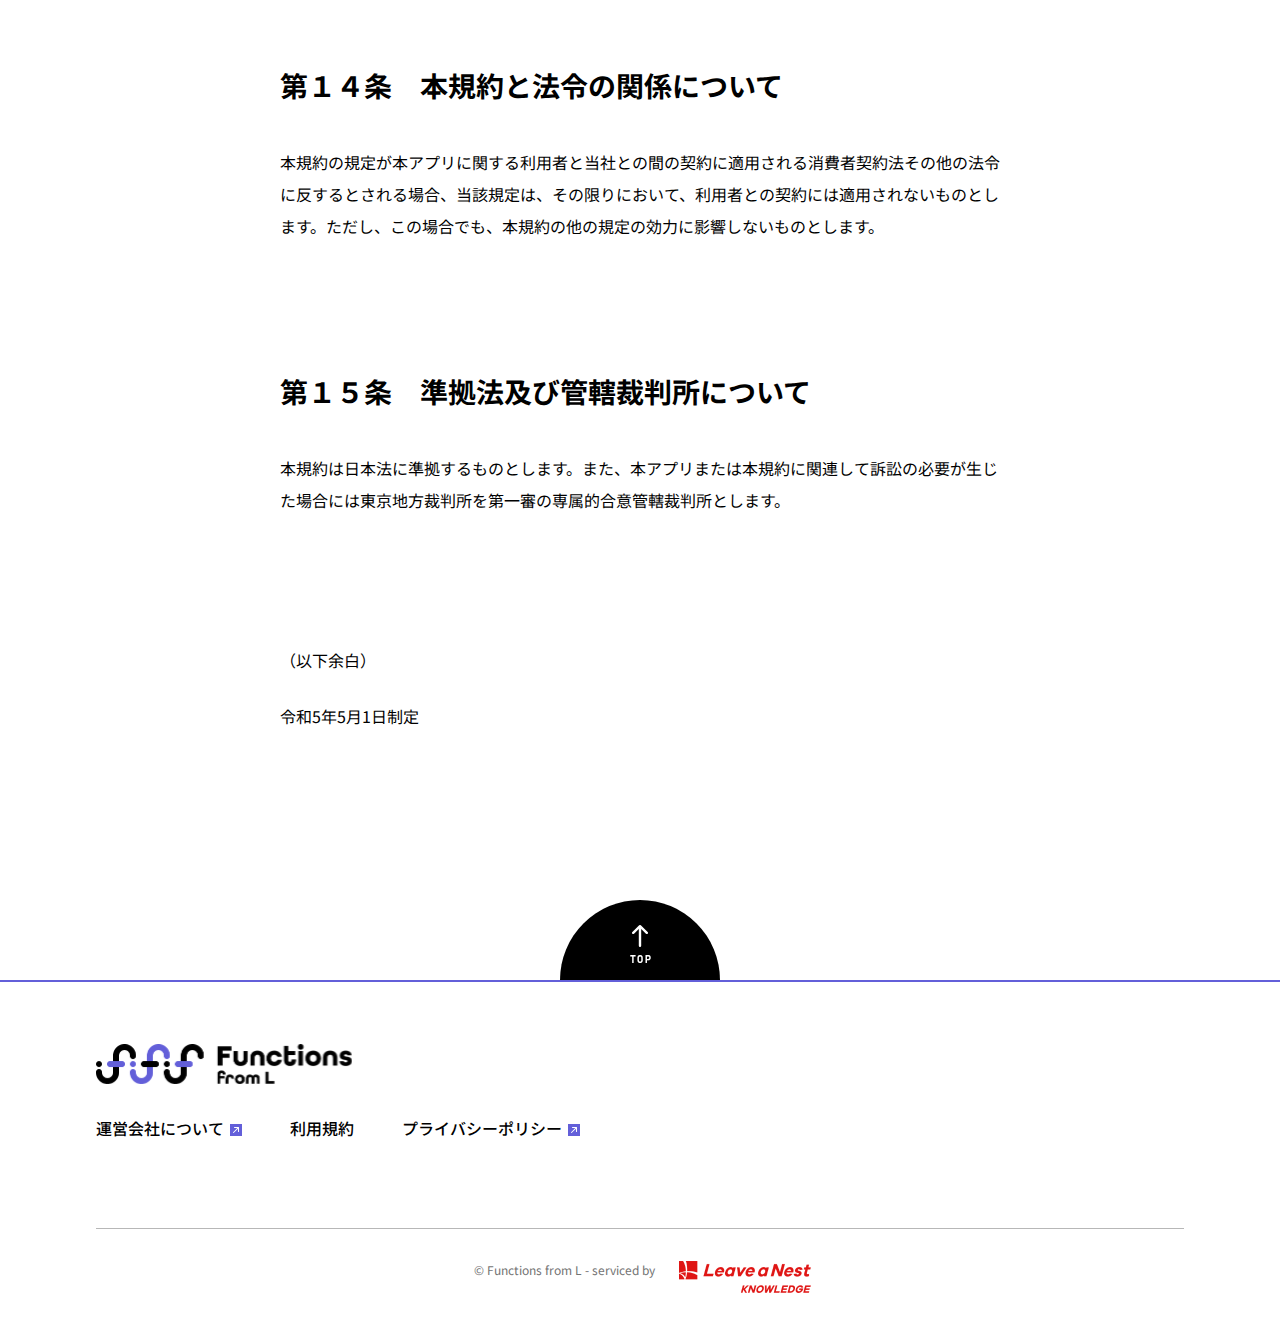
<file: terms/index.html>
<!DOCTYPE html>
<html>

<head>
    <!-- Google Tag Manager -->
    <script>(function (w, d, s, l, i) {
            w[l] = w[l] || []; w[l].push({
                'gtm.start':
                    new Date().getTime(), event: 'gtm.js'
            }); var f = d.getElementsByTagName(s)[0],
                j = d.createElement(s), dl = l != 'dataLayer' ? '&l=' + l : ''; j.async = true; j.src =
                    'https://www.googletagmanager.com/gtm.js?id=' + i + dl; f.parentNode.insertBefore(j, f);
        })(window, document, 'script', 'dataLayer', 'GTM-PHMWZX5P');</script>
    <!-- End Google Tag Manager -->
    <!-- meta settings -->
    <meta charset="utf-8">
    <meta name="viewport" content="width=device-width">
    <meta name="format-detection" content="telephone=no">

    <!-- meta description -->
    <meta name="description" content="利用規約｜Functions from L">

    <!-- title -->
    <title>利用規約｜Functions from L</title>

    <!-- ogp -->
    <meta property="og:locale" content="ja_JP">
    <meta property="og:type" content="article">
    <meta property="og:title" content="利用規約｜Functions from L">
    <meta property="og:url" content="https://functions.lne.st/products/terms/">
    <meta property="og:image" content="https://functions.lne.st/img/ogp.png">
    <meta property="og:site_name" content="Functions from L">
    <meta property="og:description" content="利用規約｜Functions from L">
    <meta name="twitter:card" content="summary">

    <!-- favicon / apple-touch-icon -->
    <link rel="icon" href="/favicon.ico" sizes="any">
    <link rel="icon" href="/icon.svg" type="image/svg+xml">
    <link rel="apple-touch-icon" href="/apple-touch-icon.png">
    <link rel="manifest" href="/manifest.webmanifest">

    <!-- styles -->
    <link rel="stylesheet" href="/css/reset.css">
    <link rel="stylesheet" href="/css/plugin.css">
    <link rel="stylesheet" href="/css/base.css">
    <link rel="stylesheet" href="/css/module.css">

    <!-- fonts -->
    <link rel="preconnect" href="https://fonts.googleapis.com">
    <link rel="preconnect" href="https://fonts.gstatic.com" crossorigin>
    <link
        href="https://fonts.googleapis.com/css2?family=Barlow:wght@700&family=Noto+Sans+JP:wght@400;500;700&display=swap"
        rel="stylesheet">
</head>

<body>
    <!-- Google Tag Manager (noscript) -->
    <noscript>
        <iframe src="https://www.googletagmanager.com/ns.html?id=GTM-PHMWZX5P" height="0" width="0"
            style="display:none;visibility:hidden"></iframe>
    </noscript>
    <!-- End Google Tag Manager (noscript) -->
    <div class="l-wrapper">

        <header class="l-header">
            <div class="l-header__container">
                <p class="l-header__logo">
                    <a href="/" class="l-header__logo-link">
                        <img src="/img/common/logo_functions-from-l.png" alt="Functions from L">
                    </a>
                </p>

                <button type="button" class="l-header-menu-button js-menu-trigger">
                    <span class="l-header-menu-button__lines">
                        <span class="l-header-menu-button__line l-header-menu-button__line--top"></span>
                        <span class="l-header-menu-button__line l-header-menu-button__line--bottom"></span>
                    </span>
                    <span class="l-header-menu-button__txt l-header-menu-button__txt--open">MENU</span>
                    <span class="l-header-menu-button__txt l-header-menu-button__txt--close">CLOSE</span>
                </button>
                <!-- [/l-header-menu-button] -->

            </div>
        </header>
        <!-- [/l-header] -->

        <nav class="l-global-nav js-menu">
            <div class="l-global-nav__container">
                <ul class="l-global-nav__list">
                    <li class="l-global-nav__item">
                        <a href="/" class="l-global-nav__link">
                            <span class="l-global-nav__txt-en">Top</span>
                            <span class="l-global-nav__txt-ja">トップ</span>
                        </a>
                    </li>
                    <li class="l-global-nav__item">
                        <a href="/products/partyonslack/" class="l-global-nav__link">
                            <span class="l-global-nav__txt-en">Party on Slack</span>
                            <span class="l-global-nav__txt-ja">SlackでChatGPTと会話ができるアプリ</span>
                        </a>
                    </li>
                    <li class="l-global-nav__item">
                        <a href="/products/timeline/" class="l-global-nav__link">
                            <span class="l-global-nav__txt-en">TimeLine</span>
                            <span class="l-global-nav__txt-ja">チーム全体の動きを“小耳にはさめる”Slackアプリ</span>
                        </a>
                    </li>
                    <li class="l-global-nav__item">
                        <a href="/products/oyasumibot/" class="l-global-nav__link">
                            <span class="l-global-nav__txt-en">OYASUMI bot</span>
                            <span class="l-global-nav__txt-ja">通知なしで休暇を安心して過ごすためのSlackアプリ</span>
                        </a>
                    </li>
                    <li class="l-global-nav__item">
                        <a href="/products/tips/" class="l-global-nav__link">
                            <span class="l-global-nav__txt-en">TIPS</span>
                            <span class="l-global-nav__txt-ja">情報浸透のための高機能リマインダーSlackアプリ</span>
                        </a>
                    </li>
                    <li class="l-global-nav__item">
                        <a href="/products/yokoku/" class="l-global-nav__link">
                            <span class="l-global-nav__txt-en">YOKOKU</span>
                            <span class="l-global-nav__txt-ja">Slack上で提案機会を逃さないための“予告”アプリ</span>
                        </a>
                    </li>
                    <li class="l-global-nav__item">
                        <a href="/products/salesforceconnector/" class="l-global-nav__link">
                            <span class="l-global-nav__txt-en">Salesforce Connector</span>
                            <span class="l-global-nav__txt-ja">Slack上でSalesforceの活動報告を完結できるアプリ</span>
                        </a>
                    </li>
                    <li class="l-global-nav__item">
                        <a href="/products/deepltranslator/" class="l-global-nav__link">
                            <span class="l-global-nav__txt-en">DeepL Translator</span>
                            <span class="l-global-nav__txt-ja">投稿したテキストをSlack上で翻訳できるアプリ</span>
                        </a>
                    </li>
                </ul>
            </div>
        </nav>
        <!-- [/l-global-nav] -->

        <div class="l-contents">

            <div class="l-breadcrumb sp-hide">
                <ul class="l-breadcrumb__list">
                    <li class="l-breadcrumb__item">
                        <a href="/" class="l-breadcrumb__txt">Top</a>
                    </li>
                    <!-- <li class="l-breadcrumb__item">
                    <a href="/products/" class="l-breadcrumb__txt">Products</a>
                </li> -->
                    <li class="l-breadcrumb__item">
                        <span class="l-breadcrumb__txt">利用規約</span>
                    </li>
                </ul>
            </div>
            <!-- [/l-breadcrumb] -->

            <section class="c-section-2">

                <div class="c-kv-2">
                    <div class="c-kv-2__inner">
                        <div class="c-kv-2__head">

                            <h1 class="c-ttl-1">
                                <span class="c-ttl-1__en c-ttl-1__en--xs">利用規約</span>
                            </h1>
                            <!-- [/c-ttl-1] -->

                        </div>
                    </div>
                </div>
                <!-- [/c-kv-2] -->

                <div class="c-section-2__container">
                    <div class="c-section-2__cassette">

                        <section class="c-cassette-3">
                            <div class="c-cassette-3__inner">
                                <div class="c-cassette-3__txt">
                                    <div class="c-cassette-3__head">
                                        <h2 class="c-ttl-2">第１条　はじめに</h2>
                                        <!-- [/c-ttl-2] -->
                                    </div>
                                </div>
                                <div class="c-cassette-3__txt">
                                    <p class="c-txt-1">
                                        株式会社リバネスナレッジ（以下「当社」といいます）は、当社が「Functions from
                                        L」の名称のもとに展開する各種アプリケーションの提供にあたり、以下の通りFunctions利用規約（以下「本規約」といいます）を定めます。
                                    </p>
                                    <!-- [/c-txt-1] -->
                                </div>
                            </div>
                        </section>
                        <!-- [/c-cassette-3] -->
                        <section class="c-cassette-3">
                            <div class="c-cassette-3__inner">
                                <div class="c-cassette-3__txt">
                                    <div class="c-cassette-3__head">
                                        <h2 class="c-ttl-2">第２条　定義</h2>
                                        <!-- [/c-ttl-2] -->
                                    </div>
                                </div>
                                <div class="c-cassette-3__txt">
                                    <p class="c-txt-1">
                                        本規約で使用する用語の定義は以下のとおりとします。
                                    </p>
                                    <!-- [/c-txt-1] -->
                                    <ol class="c-list-5">
                                        <li>「本アプリ」とは、「Functions from L」の名称のもとに展開する各種アプリケーションをいいます。</li>
                                        <li>「会員」とは、各種アプリケーションのユーザー及びリバネスＩＤに登録している方をいいます。</li>
                                        <li>「利用者」とは、会員登録の有無にかかわらず、本アプリを利用するすべての方をいいます。</li>
                                        <li>「当社コンテンツ」とは、本アプリ内で提供される一切の情報（テキスト、画像その他媒体の如何を問いません。以下本項及び次項において同様とします）をいいます。
                                        </li>
                                        <li>「投稿コンテンツ」とは、本アプリ内に利用者が投稿等した一切の情報をいいます。</li>
                                        <li>「会員情報」とは、会員がリバネスＩＤに登録した情報をいいます。</li>
                                        <li>「アカウント」とは、会員が本アプリにログインするために必要な、会員を識別する所定のＩＤをいいます。</li>
                                    </ol>
                                    <!-- [/c-list-5] -->
                                </div>
                            </div>
                        </section>
                        <!-- [/c-cassette-3] -->
                        <section class="c-cassette-3">
                            <div class="c-cassette-3__inner">
                                <div class="c-cassette-3__txt">
                                    <div class="c-cassette-3__head">
                                        <h2 class="c-ttl-2">第３条　本利用規約の適用</h2>
                                        <!-- [/c-ttl-2] -->
                                    </div>
                                </div>
                                <div class="c-cassette-3__txt">
                                    <ol class="c-list-6">
                                        <li>本アプリの利用にあたっては、本規約の定めに従うものとします。</li>
                                        <li>利用者が未成年の場合、親権者等法定代理人の同意を得て本アプリを利用するものとし、法人が本アプリを利用する場合は、当該法人も本規約に同意した上で本アプリを利用するものとします。
                                        </li>
                                        <li>当社が別途個別のサービスにおいて利用規約等を定めた場合、当該個別のサービスに関しては、本規約とともに当該利用規約等が適用されるものとし、当該利用規約等の定めと本規約の定めが相違する場合には、当該利用規約等の定めが本規約の定めに優先して適用され、当該利用規約等の定めがない事項については、本規約の定めが適用されるものとします。
                                        </li>
                                    </ol>
                                    <!-- [/c-list-5] -->
                                </div>
                            </div>
                        </section>
                        <!-- [/c-cassette-3] -->
                        <section class="c-cassette-3">
                            <div class="c-cassette-3__inner">
                                <div class="c-cassette-3__txt">
                                    <div class="c-cassette-3__head">
                                        <h2 class="c-ttl-2">第４条　本規約の変更について</h2>
                                        <!-- [/c-ttl-2] -->
                                    </div>
                                </div>
                                <div class="c-cassette-3__txt">
                                    <ol class="c-list-6">
                                        <li>当社は、本規約を変更し又はガイドライン、特約等を定めること（以下これらをあわせて「本規約等の変更等」といいます）ができるものとします。</li>
                                        <li>当社は、本規約等の変更等を行う場合、当該変更等の効力発生前に、本規約等の変更等を行う旨、並びに当該本規約等の変更等の効力発生時期及び内容について、当社のウェブサイトへの掲載その他当社が適当と判断する方法により、利用者に周知するものとします。
                                        </li>
                                        <li>本規約等の変更等の効力発生時期が到来するまでに、当社が前項所定の周知を行った場合であって、利用者が本規約等の変更等の効力発生日以後に本アプリを利用した場合、当該利用者は、本規約等の変更等に同意したものとみなします。
                                        </li>
                                    </ol>
                                    <!-- [/c-list-5] -->
                                </div>
                            </div>
                        </section>
                        <!-- [/c-cassette-3] -->
                        <section class="c-cassette-3">
                            <div class="c-cassette-3__inner">
                                <div class="c-cassette-3__txt">
                                    <div class="c-cassette-3__head">
                                        <h2 class="c-ttl-2">第５条　利用環境について</h2>
                                        <!-- [/c-ttl-2] -->
                                    </div>
                                </div>
                                <div class="c-cassette-3__txt">
                                    <ol class="c-list-6">
                                        <li>本アプリ利用するために必要なあらゆるハード・ソフトウェア、通信手段の整備は、利用者の負担と責任において行うものとします。</li>
                                        <li>利用者は自己の利用環境に応じて、コンピューター・ウィルスの感染の防止、不正アクセス及び情報漏洩の防止等の対策を講じるものとします。</li>
                                        <li>当社は利用者の利用環境について一切関与せず、また一切の責任を負いません。</li>
                                        <li>本アプリの利用にあたっては、当社推奨のOSバージョンの端末等をご利用ください。但し、推奨のOSバージョンであっても、端末により本アプリが正常に動作しない場合があります。
                                        </li>
                                        <li>本アプリは、PC又はスマートフォン用アプリであり、タブレットその他のデバイスによる動作を保証するものではありません。</li>
                                        <li>本アプリは日本国内からのみご利用いただけます。国外からの通信およびVPN等による海外経由の通信によりご利用いただくことはできません。</li>
                                    </ol>
                                    <!-- [/c-list-5] -->
                                </div>
                            </div>
                        </section>
                        <!-- [/c-cassette-3] -->
                        <section class="c-cassette-3">
                            <div class="c-cassette-3__inner">
                                <div class="c-cassette-3__txt">
                                    <div class="c-cassette-3__head">
                                        <h2 class="c-ttl-2">第６条　有料アプリについて</h2>
                                        <!-- [/c-ttl-2] -->
                                    </div>
                                </div>
                                <div class="c-cassette-3__txt">
                                    <p class="c-txt-1">
                                        一部の本アプリの利用においては、有償で提供される場合があります（以下本アプリ内のサービスの全部又は一部が有償で提供されるアプリを「有料アプリ」といいます）。有料アプリは、当該アプリの利用に先立って該当する規約等で定める料金のお支払が完了しない限り、有料アプリにおいて提供されるサービスの全部または一部の利用はできません。なお、理由の如何に関らず、お支払済の料金は一切返還されないものとします。
                                    </p>
                                    <!-- [/c-txt-1] -->
                                </div>
                            </div>
                        </section>
                        <!-- [/c-cassette-3] -->
                        <section class="c-cassette-3">
                            <div class="c-cassette-3__inner">
                                <div class="c-cassette-3__txt">
                                    <div class="c-cassette-3__head">
                                        <h2 class="c-ttl-2">第７条　リバネスＩＤについて</h2>
                                        <!-- [/c-ttl-2] -->
                                    </div>
                                </div>
                                <div class="c-cassette-3__txt">
                                    <ol class="c-list-6">
                                        <li>本アプリの利用には、リバネスＩＤ( <a href="https://id.lne.st" target="_blank"
                                                class="c-list-6__link c-list-6__link--blank">https://id.lne.s<span
                                                    class="link-blank link-blank--black">t</span></a>
                                            )の登録が必要な場合があります。会員登録をしていない利用者が、当社が指定する本アプリの一部を利用する場合には、別途リバネスＩＤの登録を行ってください。
                                        </li>
                                        <li>会員は、会員登録の際に登録する自身に関する情報（以下「会員情報」といいます）については、真実、正確かつ完全な情報を提供しなければならず、リバネスＩＤにて、常に最新の情報となるよう修正しなければならないものとします。当該変更・修正を怠り、当社からの通知が到達しなかった場合等当該変更・修正登録がなされなかったことにより生じた損害について、当社は一切責任を負いません。
                                        </li>
                                        <li>本規約に定めるもののほか、リバネスＩＤに関し必要な事項はリバネスＩＤ規約（ <a
                                                href="https://id.lne.st/terms_of_service" target="_blank"
                                                class="c-list-6__link c-list-6__link--blank">https://id.lne.st/terms_of_servic<span
                                                    class="link-blank link-blank--black">e</span></a> ）の定めに従うものとします。
                                        </li>
                                        <li>会員が本アプリを利用するにあたって入力したアカウントが登録されたものと一致することを当社が所定の方法により確認した場合、当社は、会員による利用があったものとみなし、これらが盗用、不正使用その他の事情により会員以外の者が利用している場合であっても、これにより生じた損害については一切責任を負いません。
                                        </li>
                                        <li>利用者が第三者のアカウントを不正に使用し、当該第三者又は当社に損害を与えた場合、会員はこれによって生じた損害を賠償する責任を負うものとします。</li>
                                    </ol>
                                    <!-- [/c-list-5] -->
                                </div>
                            </div>
                        </section>
                        <!-- [/c-cassette-3] -->
                        <section class="c-cassette-3">
                            <div class="c-cassette-3__inner">
                                <div class="c-cassette-3__txt">
                                    <div class="c-cassette-3__head">
                                        <h2 class="c-ttl-2">第８条　個人情報保護について</h2>
                                        <!-- [/c-ttl-2] -->
                                    </div>
                                </div>
                                <div class="c-cassette-3__txt">
                                    <p class="c-txt-1">
                                        当社は、本アプリの利用等に伴い当社が取得する個人情報を当社が別途定める「プライバシーポリシー（ <a
                                            href="https://k.lne.st/privacy/" target="_blank"
                                            class="c-txt-1__link c-txt-1__link--blank">https://k.lne.st/privacy<span
                                                class="link-blank link-blank--black">/</span></a> ）に従い、取り扱うものとします。
                                    </p>
                                    <!-- [/c-txt-1] -->
                                </div>
                            </div>
                        </section>
                        <!-- [/c-cassette-3] -->
                        <section class="c-cassette-3">
                            <div class="c-cassette-3__inner">
                                <div class="c-cassette-3__txt">
                                    <div class="c-cassette-3__head">
                                        <h2 class="c-ttl-2">第９条　知的財産権</h2>
                                        <!-- [/c-ttl-2] -->
                                    </div>
                                </div>
                                <div class="c-cassette-3__txt">
                                    <ol class="c-list-6">
                                        <li>本アプリ及び当社コンテンツに関する著作権その他一切の権利は当社又は当社に使用許諾等した第三者に帰属するものとし、利用者に対し、当社又は第三者が有する特許権、実用新案権、意匠権、商標権、著作権、ノウハウその他の知的財産権の実施または使用許諾をするものではありません。
                                        </li>
                                        <li>利用者は、当社の書面による承諾を得ることなく、本アプリ及び当社コンテンツをいかなる方法によっても複製、送信、譲渡、貸与、翻訳、翻案その他の利用をすることはできないものとします。
                                        </li>
                                    </ol>
                                    <!-- [/c-list-5] -->
                                </div>
                            </div>
                        </section>
                        <!-- [/c-cassette-3] -->
                        <section class="c-cassette-3">
                            <div class="c-cassette-3__inner">
                                <div class="c-cassette-3__txt">
                                    <div class="c-cassette-3__head">
                                        <h2 class="c-ttl-2">第１０条　禁止事項について</h2>
                                        <!-- [/c-ttl-2] -->
                                    </div>
                                </div>
                                <div class="c-cassette-3__txt">
                                    <p class="c-txt-1">
                                        利用者は本アプリの利用に際して、以下の各号に掲げる行為を行うことはできません。当社は、利用者による禁止事項に該当する行為を確認した場合、当社の裁量により利用者に対する事前の告知なくリバネスＩＤの削除、投稿された会員コンテンツ等の情報の削除その他適宜の対応を行うことができるものとします。
                                    </p>
                                    <!-- [/c-txt-1] -->
                                    <ul class="c-list-4 c-list-4--gray">
                                        <li>本アプリ又は当社コンテンツを複製、修正、変更、改変、翻案、貸与、譲渡、配布、送信可能化等する行為</li>
                                        <li>本アプリを構成するプログラム（ソースコード、オブジェクトコード等を含みますがこれに限られません）を複製、翻案等する行為</li>
                                        <li>本アプリ又は当社コンテンツについてリバースエンジニアリング、逆アセンブル、逆コンバイル、ソースコードの解析等する行為</li>
                                        <li>法律・条例・その他当社が定めるガイドラインに反するような、わいせつ、暴力的、児童ポルノ又は児童虐待に相当する投稿コンテンツの投稿行為。</li>
                                        <li>侮蔑的、迫害的な表現など他人を不快にさせる行為。</li>
                                        <li>有害なプログラム・スクリプト等をアップロードする行為。</li>
                                        <li>第三者の知的財産権（特許権、実用新案権、意匠権、商標権、著作権、名誉権、肖像権、プライバシー権、パブリシティ権、その他法令上または契約上の権利）その他一切の権利を侵害する行為。
                                        </li>
                                        <li>法令、裁判所の判決、決定もしくは命令、または法令上拘束力のある行政措置に違反する行為。</li>
                                        <li>当社または第三者になりすます行為または意図的に虚偽の情報を流布させる行為</li>
                                        <li>当社の許諾を得ない営業、宣伝、広告、勧誘、その他営利を目的とする行為。</li>
                                        <li>反社会的勢力に対する利益供与その他の協力行為。</li>
                                        <li>宗教活動または宗教団体への勧誘行為。</li>
                                        <li>他人の個人情報、登録情報などを、不正に収集、開示または提供する行為。</li>
                                        <li>本規約に違反する行為。</li>
                                        <li>前各号に定める他、当社の管理運営を妨げる等、当社が不適切と判断する行為。</li>
                                    </ul>
                                    <!-- [/c-list-4] -->
                                </div>
                            </div>
                        </section>
                        <!-- [/c-cassette-3] -->
                        <section class="c-cassette-3">
                            <div class="c-cassette-3__inner">
                                <div class="c-cassette-3__txt">
                                    <div class="c-cassette-3__head">
                                        <h2 class="c-ttl-2">第１１条　免責事項について</h2>
                                        <!-- [/c-ttl-2] -->
                                    </div>
                                </div>
                                <div class="c-cassette-3__txt">
                                    <ul class="c-list-6">
                                        <li>
                                            当社は、以下の各号に定める事由に該当する場合、利用者の承諾なしに、本アプリの全部又は一部を一時中断、停止する場合があります。この場合において、利用者に損害や不利益が発生しても、当社はその賠償や不利益を一切負担しないものとします。
                                            <ul class="c-list-4 c-list-4--gray">
                                                <li>本アプリ又は本アプリに関するシステムの保守、更新又は当社が緊急と判断した場合</li>
                                                <li>天災、火災、停電等不可抗力により本アプリの提供が困難な場合</li>
                                                <li>前号各号に定める他、本アプリの提供が困難と当社が判断した場合</li>
                                            </ul>
                                            <!-- [/c-list-4] -->
                                        </li>
                                        <li>
                                            当社は、以下の各号に定める事由に利用者又は利用者の所属する法人（以下単に「利用法人」といいます）が該当した場合、利用者及び利用法人の承諾なしに、本アプリの全部又は一部を一時中断、停止する場合があります。この場合において、利用者又は利用法人に損害や不利益が発生しても、当社はその賠償や不利益を一切負担しないものとします。
                                            <ul class="c-list-5">
                                                <li>監督官庁より営業の取消又は停止等の処分を受けたとき。</li>
                                                <li>自ら振り出し、又は裏書した手形又は小切手の不渡り処分を受けたとき。</li>
                                                <li>第三者より仮差押、仮処分又は差押等の強制執行を受けたとき</li>
                                                <li>破産、特別清算、民事再生又は会社更生の手続開始の申立てがあったとき。</li>
                                                <li>公租公課の滞納処分を受けたとき。</li>
                                                <li>解散、合併、会社分割又は事業の全部若しくは重要な一部の譲渡の決議をしたとき。</li>
                                                <li>財産状態が悪化し、又はそのおそれがあると認めることができる相当の事由があるとき。</li>
                                                <li>その他前各号に準ずる事由があるとき。</li>
                                            </ul>
                                            <!-- [/c-list-5] -->
                                        </li>
                                        <li>当社は、利用者の承諾なしに、本アプリ内容の変更、追加、修正、又は中止をする場合があります。この場合に利用者に損害や不利益が発生しても、当社は一切の責任を負わないものとします。
                                        </li>
                                        <li>本アプリの内容及び本アプリを通じて知り得る情報について、当社はその完全性、正確性、有用性その他何らの保証もせず、当社は一切の責任を負わないものとします。
                                        </li>
                                        <li>本アプリには、当社以外の第三者が提供するアプリケーション、サービス又はコンテンツが含まれる場合があります。これらの第三者が提供するアプリケーション等に関し、当社は何らの責任も負いません。
                                        </li>
                                        <li>投稿コンテンツのバックアップは利用者自身で行うものとし、当社は保存義務を負いません。</li>
                                        <li>利用者間、または利用者と第三者との間でトラブルが発生した場合は、当事者間で解決するものとします。</li>
                                        <li>当社は、当社の故意または重過失に起因する場合を除き、本アプリに起因して利用者に生じた損害について一切の責任を負いません。ただし、本アプリに関する利用者と当社との間の契約が消費者契約法に定める消費者契約（以下「消費者契約」といいます）となる場合、当社は、当社の重過失を除く過失による債務不履行責任または不法行為責任については、逸失利益、間接損害その他の特別の事情によって生じた損害を賠償する責任を負わず、通常生ずべき損害の範囲内で、かつ、有料アプリにおいては利用者から当該損害が発生した月に受領した当該有料アプリの利用料（当該利用者に相当する額をいい、次項においても同様とします）の額を上限として損害賠償責任を負うものとします。
                                        </li>
                                        <li>当社の重過失に起因して利用者に損害が生じた場合、当社は、逸失利益その他の特別の事情によって生じた損害を賠償する責任を負わず、通常生ずべき損害の範囲内で、かつ、有料アプリにおいては利用者から当該損害が発生した月に受領した当該有料アプリの利用料の額を上限として損害賠償責任を負うものとします。ただし、本アプリに関する利用者と当社との間の契約が消費者契約に該当する場合はこの限りではありません。
                                        </li>
                                    </ul>
                                    <!-- [/c-list-6] -->
                                </div>
                            </div>
                        </section>
                        <!-- [/c-cassette-3] -->
                        <section class="c-cassette-3">
                            <div class="c-cassette-3__inner">
                                <div class="c-cassette-3__txt">
                                    <div class="c-cassette-3__head">
                                        <h2 class="c-ttl-2">第１２条　広告等について</h2>
                                        <!-- [/c-ttl-2] -->
                                    </div>
                                </div>
                                <div class="c-cassette-3__txt">
                                    <p class="c-txt-1">
                                        本アプリでは、当社または第三者の広告等が掲載される場合があります。また、本アプリにおいては、第三者のウェブサイト等へリンクをし、または第三者がウェブサイト、広告等（以下あわせて「広告等」といいます）を提供している場合があります。広告等については、第三者の運営によるものであり、当社は一切関与せず、また、当社は利用者に対し、広告等の有用性、最新性、有益性、利用可能性等について何らの保証をするものではありません。利用者は、自らの責任で広告等を利用するものとします。また、利用者の広告等の利用等により、利用者に損害が生じても、当社は一切の責任を負わないものとします。
                                    </p>
                                    <!-- [/c-txt-1] -->
                                </div>
                            </div>
                        </section>
                        <!-- [/c-cassette-3] -->
                        <section class="c-cassette-3">
                            <div class="c-cassette-3__inner">
                                <div class="c-cassette-3__txt">
                                    <div class="c-cassette-3__head">
                                        <h2 class="c-ttl-2">第１３条　Google連携</h2>
                                        <!-- [/c-ttl-2] -->
                                    </div>
                                </div>
                                <div class="c-cassette-3__txt">
                                    <ol class="c-list-6">
                                        <li>
                                            <p class="c-txt-1">
                                                希望する利用者は、当社が配布する各種アプリケーション（以下「本アプリ」といいます）を利用（再利用許諾は含みません）することができます。本アプリの利用にあたってGoogle連携が必要な機能を利用する場合は、利用者が別途登録しているGoogleアカウントと連携する必要があり、利用者は、自身で連携手続きを行うものとします。当該連携により、本アプリは、以下の各号の範囲で、当該Googleアカウントの情報にアクセスの上、利用するものとし、利用者は予めこれを了承するものとします。なお、本アプリを通じて取得した情報は、本アプリにおける情報処理にのみ利用され、(1)を除き当社のデータベースに保管等されるものではありません。
                                            </p>
                                            <!-- [/c-txt-1] -->
                                            <ol class="c-list-5">
                                                <li>Googleアカウントとの連携時：Google
                                                    API連携を行い、利用者のアクセストークン・リフレッシュトークン・トークン期限情報を利用者のGoogleアカウントに紐付けて保存します。
                                                </li>
                                                <li>本アプリ稼働時：前号に基づき保存されたアクセストークンを利用し、GoogleカレンダーAPIを通じてカレンダー情報を取得します。
                                                </li>
                                                <li>Googleカレンダー情報の取得時：利用者が連携したGoogleアカウントと、当該Googleアカウントと共有されているGoogleユーザーのメールアドレス、及び当該メールアドレスに紐付いたGoogleカレンダー上の情報の内、本アプリ稼働日当日の予定の件名を取得します。
                                                </li>
                                                <li>Googleスライド、ドキュメント、スプレッドシート情報の取得時：Google認証を行ったユーザーが持つアクセス権の範囲内でアクセスできるデータの情報を取得します。
                                                </li>
                                            </ol>
                                        </li>
                                        <li>（アプリが）Google APIから受け取った情報を他のアプリに使用および転送する場合は、使用制限の要件を含め、<a
                                                href="https://developers.google.com/terms/api-services-user-data-policy?hl=ja"
                                                target="_blank" class="c-list-6__link c-list-6__link--blank">Google API
                                                Services User Data Polic<span
                                                    class="link-blank link-blank--black">y</span></a>を遵守します。</li>
                                        <li>当社は本アプリに関し何らの保証をせず、本アプリの利用等により利用者に損害が生じても、当社は何らの責任も負いません。</li>
                                        <li>本アプリに関する一切の権利は当社に帰属し、利用者は、本アプリに関し、当社が本来意図しない動作を利用する行為、逆アセンブル、逆コンパイル、リバースエンジニアリング、その他本アプリのソースコード、構造、アイデア等を解析するような行為、当社の権利を侵害する行為その他当社が不適切と判断する行為を行ってはならないものとします。
                                        </li>
                                    </ol>
                                    <!-- [/c-list-5] -->
                                </div>
                            </div>
                        </section>
                        <!-- [/c-cassette-3] -->
                        <section class="c-cassette-3">
                            <div class="c-cassette-3__inner">
                                <div class="c-cassette-3__txt">
                                    <div class="c-cassette-3__head">
                                        <h2 class="c-ttl-2">第１４条　本規約と法令の関係について</h2>
                                        <!-- [/c-ttl-2] -->
                                    </div>
                                </div>
                                <div class="c-cassette-3__txt">
                                    <p class="c-txt-1">
                                        本規約の規定が本アプリに関する利用者と当社との間の契約に適用される消費者契約法その他の法令に反するとされる場合、当該規定は、その限りにおいて、利用者との契約には適用されないものとします。ただし、この場合でも、本規約の他の規定の効力に影響しないものとします。
                                    </p>
                                    <!-- [/c-txt-1] -->
                                </div>
                            </div>
                        </section>
                        <!-- [/c-cassette-3] -->
                        <section class="c-cassette-3">
                            <div class="c-cassette-3__inner">
                                <div class="c-cassette-3__txt">
                                    <div class="c-cassette-3__head">
                                        <h2 class="c-ttl-2">第１５条　準拠法及び管轄裁判所について</h2>
                                        <!-- [/c-ttl-2] -->
                                    </div>
                                </div>
                                <div class="c-cassette-3__txt">
                                    <p class="c-txt-1">
                                        本規約は日本法に準拠するものとします。また、本アプリまたは本規約に関連して訴訟の必要が生じた場合には東京地方裁判所を第一審の専属的合意管轄裁判所とします。
                                    </p>
                                    <!-- [/c-txt-1] -->
                                </div>
                            </div>
                        </section>
                        <!-- [/c-cassette-3] -->
                        <div class="c-cassette-3">
                            <div class="c-cassette-3__inner">
                                <div class="c-cassette-3__txt">
                                    <p class="c-txt-1">
                                        （以下余白）
                                    </p>
                                    <!-- [/c-txt-1] -->
                                    <p class="c-txt-1">
                                        令和5年5月1日制定
                                    </p>
                                    <!-- [/c-txt-1] -->
                                </div>
                            </div>
                        </div>
                        <!-- [/c-cassette-3] -->
                    </div>
                </div>
            </section>
            <!-- [/c-section-2] -->

        </div>
        <!-- [/l-contents] -->

        <div class="l-footer-pagetop">
            <a href="#" class="l-footer-pagetop__link">
                <span class="l-footer-pagetop__txt">TOP</span>
            </a>
        </div>
        <!-- [/l-footer-pagetop] -->

        <footer class="l-footer">
            <div class="l-footer__container">
                <p class="l-footer__logo">
                    <a href="/" class="l-footer__logo-link">
                        <img src="/img/common/logo_functions-from-l.png" alt="Functions from L">
                    </a>
                </p>

                <nav class="l-footer-nav">
                    <ul class="l-footer-nav__list">
                        <li class="l-footer-nav__item">
                            <a href="https://k.lne.st/" target="_blank" class="l-footer-nav__link">運営会社につい<span
                                    class="link-blank">て</span></a>
                        </li>
                        <li class="l-footer-nav__item">
                            <a href="/terms/" class="l-footer-nav__link">利用規約</a>
                        </li>
                        <li class="l-footer-nav__item">
                            <a href="https://k.lne.st/privacy/" target="_blank"
                                class="l-footer-nav__link">プライバシーポリシ<span class="link-blank">ー</span></a>
                        </li>
                    </ul>
                </nav>
                <!-- [/l-footer-nav] -->

                <div class="l-footer-lower">
                    <div class="l-footer-lower__copyright">
                        <small class="l-footer-lower__copyright-txt">&copy; Functions from L - serviced by</small>
                    </div>
                    <p class="l-footer-lower__logo">
                        <a href="https://k.lne.st/" target="_blank" class="l-footer-lower__logo-link">
                            <img src="/img/common/logo_leave-a-nest.png" alt="Leave a Nest KNOWLEDGE">
                        </a>
                    </p>
                </div>
                <!-- [/l-footer-lower] -->

            </div>
        </footer>
        <!-- [/l-footer] -->

    </div>
    <!-- [/l-wrapper] -->

    <!-- scripts -->
    <script src="/js/lib/lib.js"></script>
    <script src="/js/common.js"></script>
</body>

</html>
</file>
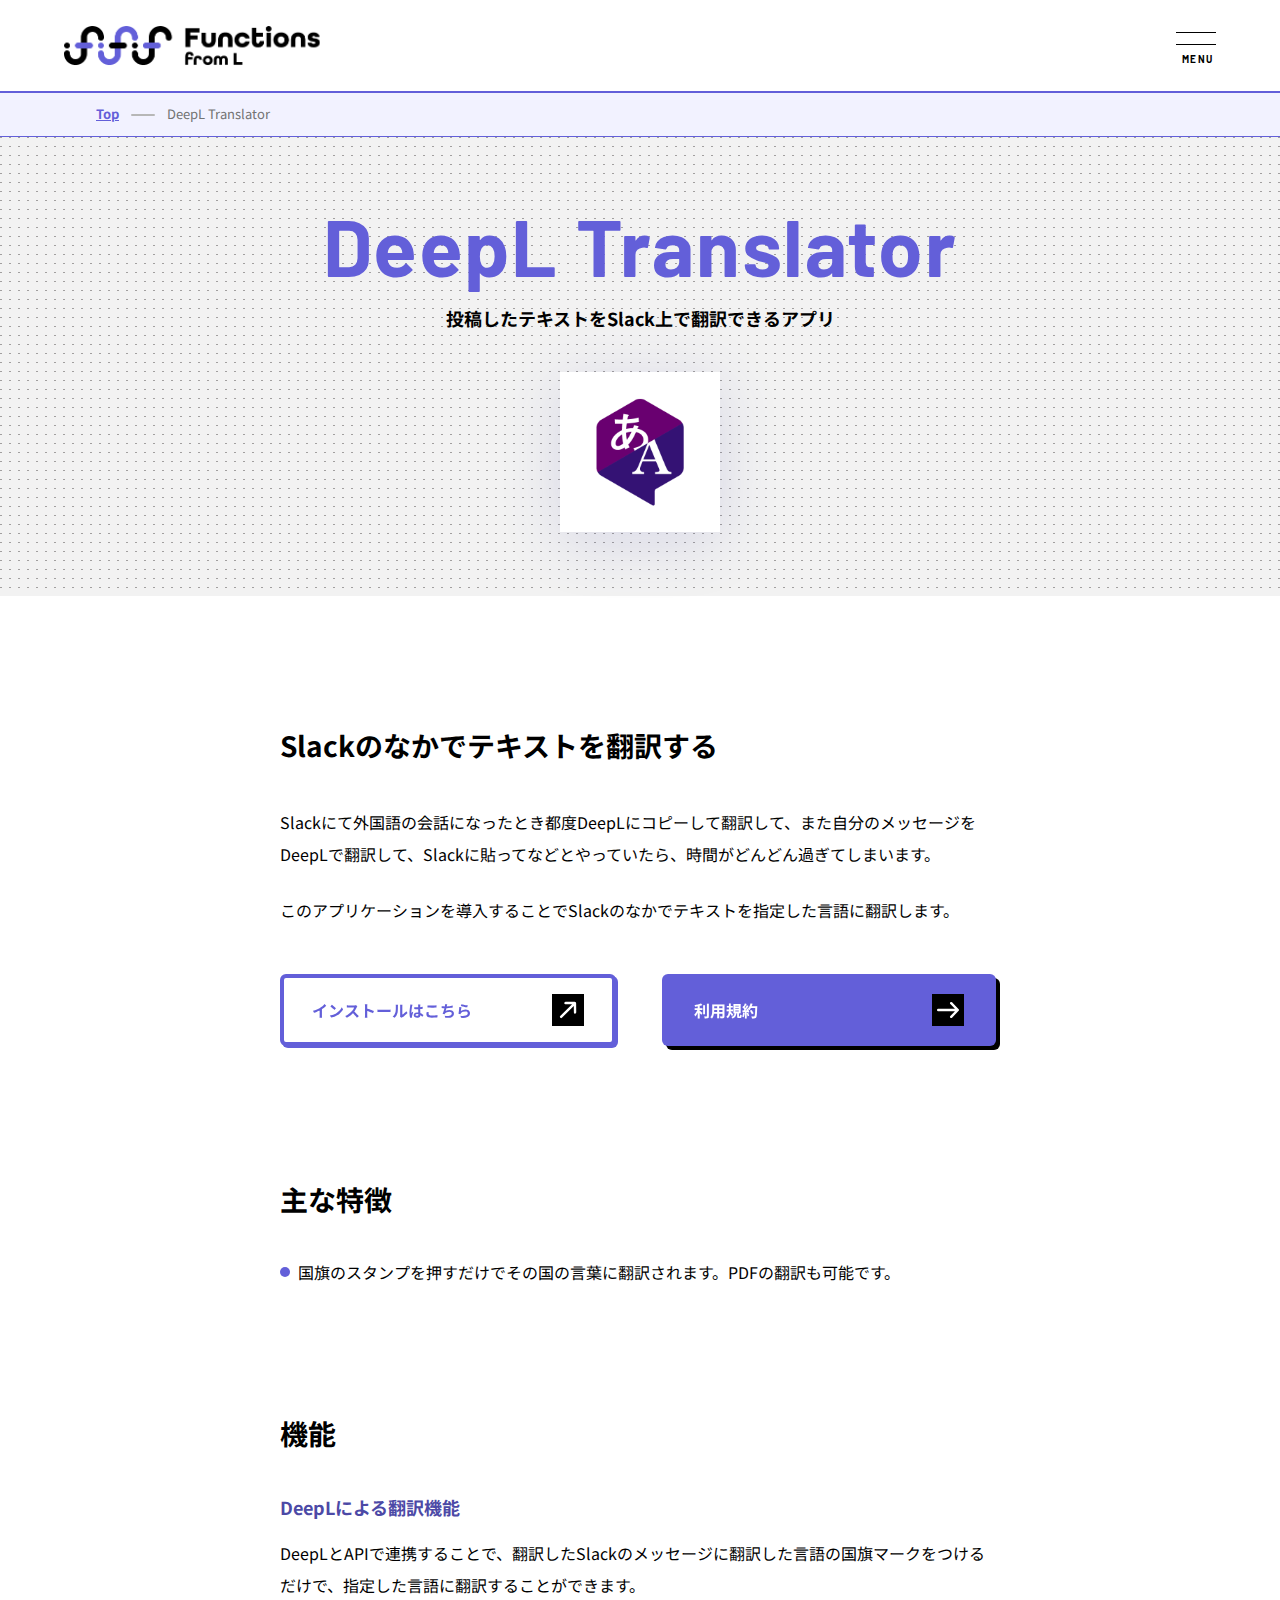
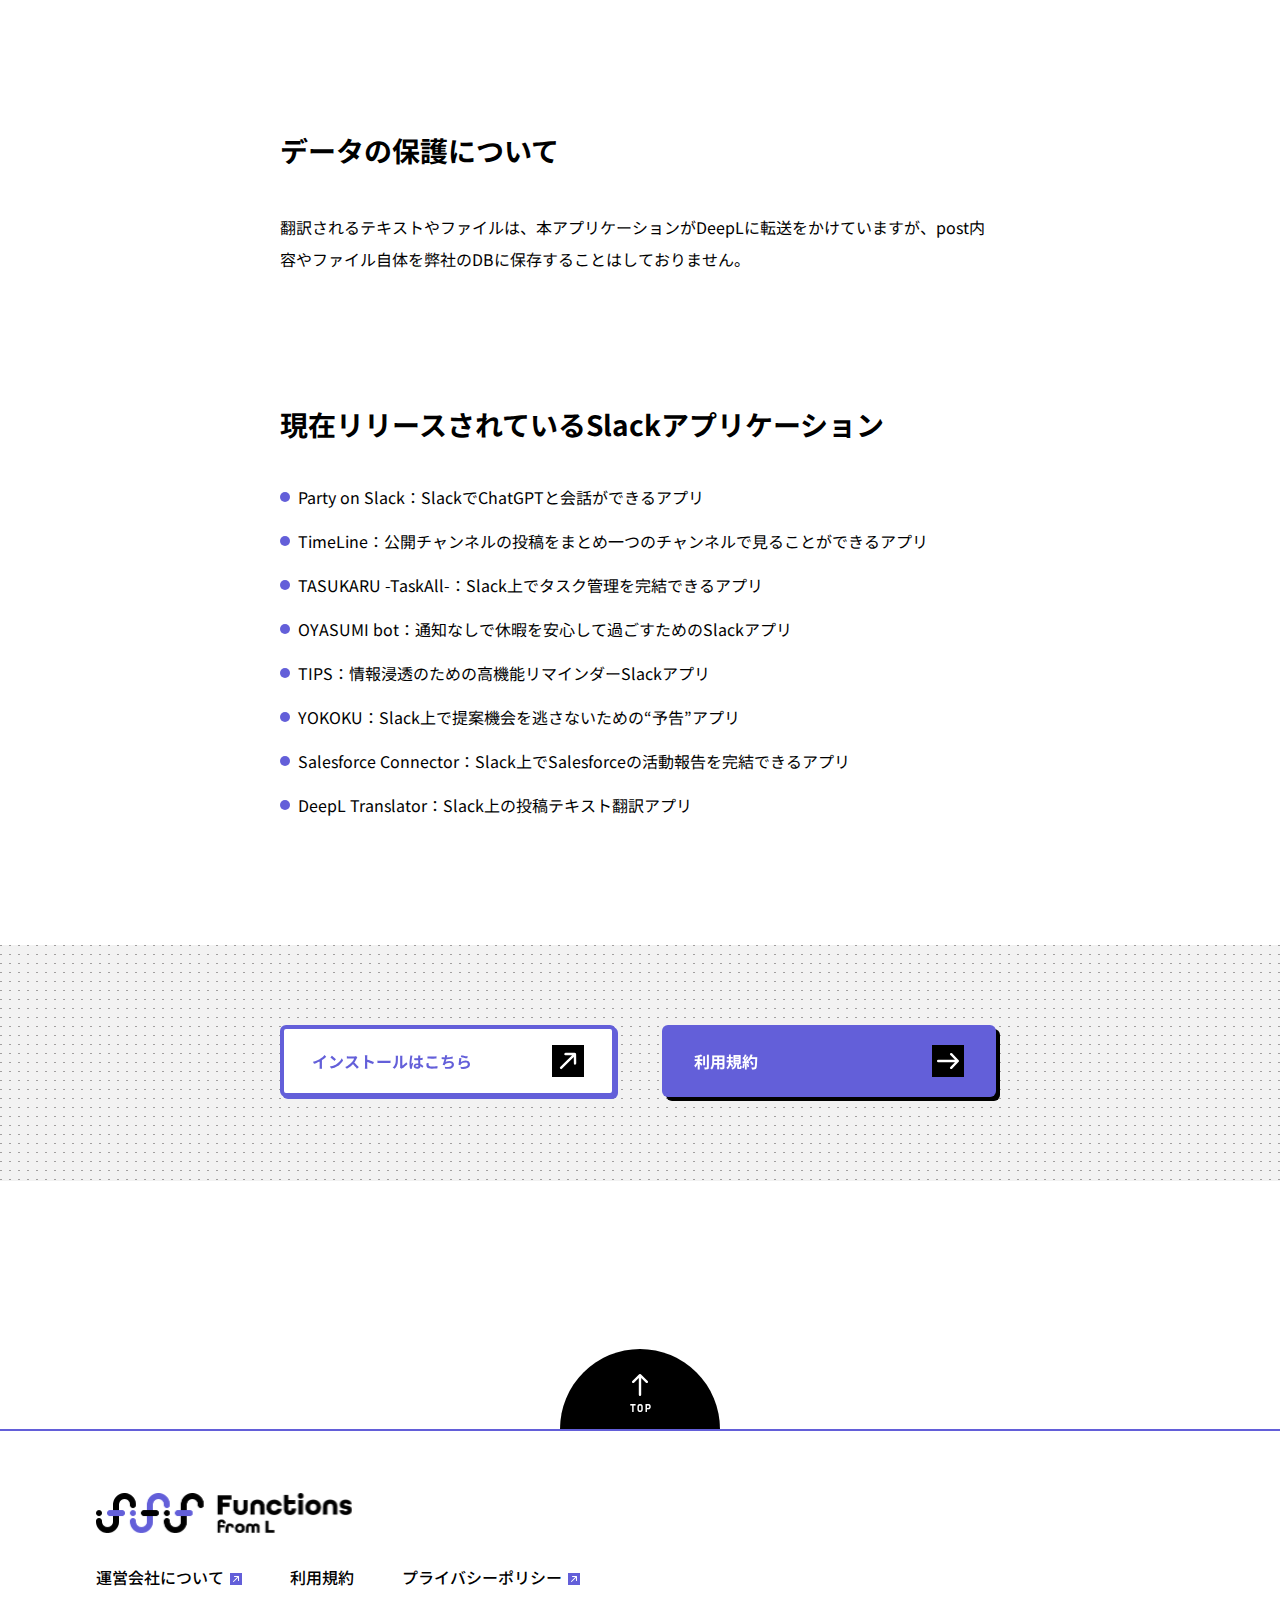
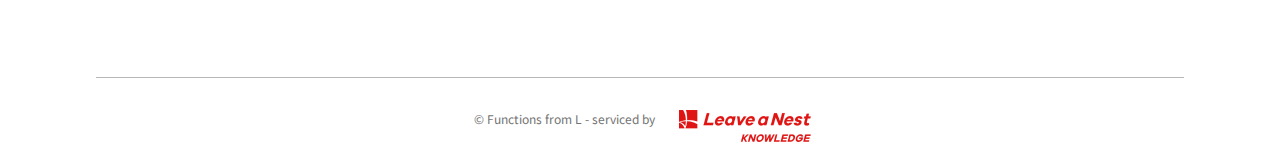
<file: products/deepltranslator/index.html>
<!DOCTYPE html>
<html>

<head>
    <!-- Google Tag Manager -->
    <script>(function (w, d, s, l, i) {
            w[l] = w[l] || []; w[l].push({
                'gtm.start':
                    new Date().getTime(), event: 'gtm.js'
            }); var f = d.getElementsByTagName(s)[0],
                j = d.createElement(s), dl = l != 'dataLayer' ? '&l=' + l : ''; j.async = true; j.src =
                    'https://www.googletagmanager.com/gtm.js?id=' + i + dl; f.parentNode.insertBefore(j, f);
        })(window, document, 'script', 'dataLayer', 'GTM-PHMWZX5P');</script>
    <!-- End Google Tag Manager -->
    <!-- meta settings -->
    <meta charset="utf-8">
    <meta name="viewport" content="width=device-width">
    <meta name="format-detection" content="telephone=no">

    <!-- meta description -->
    <meta name="description"
        content="DeepL Translatorは、SlackのメッセージやPDFファイルをDeepL APIで簡単に翻訳できるアプリです。海外チームとのコミュニケーションを円滑にし、業務効率化を実現します。">

    <!-- title -->
    <title>Slack上の投稿テキスト翻訳アプリ - DeepL Translator</title>

    <!-- ogp -->
    <meta property="og:locale" content="ja_JP">
    <meta property="og:type" content="article">
    <meta property="og:title" content="Slack上の投稿テキスト翻訳アプリ - DeepL Translator">
    <meta property="og:url" content="https://functions.lne.st/products/deepltranslator/">
    <meta property="og:image" content="https://functions.lne.st/img/ogp.png">
    <meta property="og:site_name" content="Functions from L">
    <meta property="og:description"
        content="DeepL Translatorは、SlackのメッセージやPDFファイルをDeepL APIで簡単に翻訳できるアプリです。海外チームとのコミュニケーションを円滑にし、業務効率化を実現します。">
    <meta name="twitter:card" content="summary">

    <!-- favicon / apple-touch-icon -->
    <link rel="icon" href="/favicon.ico" sizes="any">
    <link rel="icon" href="/icon.svg" type="image/svg+xml">
    <link rel="apple-touch-icon" href="/apple-touch-icon.png">
    <link rel="manifest" href="/manifest.webmanifest">

    <!-- styles -->
    <link rel="stylesheet" href="/css/reset.css">
    <link rel="stylesheet" href="/css/plugin.css">
    <link rel="stylesheet" href="/css/base.css">
    <link rel="stylesheet" href="/css/module.css">

    <!-- fonts -->
    <link rel="preconnect" href="https://fonts.googleapis.com">
    <link rel="preconnect" href="https://fonts.gstatic.com" crossorigin>
    <link
        href="https://fonts.googleapis.com/css2?family=Barlow:wght@700&family=Noto+Sans+JP:wght@400;500;700&display=swap"
        rel="stylesheet">
</head>

<body>
    <!-- Google Tag Manager (noscript) -->
    <noscript>
        <iframe src="https://www.googletagmanager.com/ns.html?id=GTM-PHMWZX5P" height="0" width="0"
            style="display:none;visibility:hidden"></iframe>
    </noscript>
    <!-- End Google Tag Manager (noscript) -->
    <div class="l-wrapper">

        <header class="l-header">
            <div class="l-header__container">
                <p class="l-header__logo">
                    <a href="/" class="l-header__logo-link">
                        <img src="/img/common/logo_functions-from-l.png" alt="Functions from L">
                    </a>
                </p>

                <button type="button" class="l-header-menu-button js-menu-trigger">
                    <span class="l-header-menu-button__lines">
                        <span class="l-header-menu-button__line l-header-menu-button__line--top"></span>
                        <span class="l-header-menu-button__line l-header-menu-button__line--bottom"></span>
                    </span>
                    <span class="l-header-menu-button__txt l-header-menu-button__txt--open">MENU</span>
                    <span class="l-header-menu-button__txt l-header-menu-button__txt--close">CLOSE</span>
                </button>
                <!-- [/l-header-menu-button] -->

            </div>
        </header>
        <!-- [/l-header] -->

        <nav class="l-global-nav js-menu">
            <div class="l-global-nav__container">
                <ul class="l-global-nav__list">
                    <li class="l-global-nav__item">
                        <a href="/" class="l-global-nav__link">
                            <span class="l-global-nav__txt-en">Top</span>
                            <span class="l-global-nav__txt-ja">トップ</span>
                        </a>
                    </li>
                    <li class="l-global-nav__item">
                        <a href="/products/partyonslack/" class="l-global-nav__link">
                            <span class="l-global-nav__txt-en">Party on Slack</span>
                            <span class="l-global-nav__txt-ja">SlackでChatGPTと会話ができるアプリ</span>
                        </a>
                    </li>
                    <li class="l-global-nav__item">
                        <a href="/products/timeline/" class="l-global-nav__link">
                            <span class="l-global-nav__txt-en">TimeLine</span>
                            <span class="l-global-nav__txt-ja">チーム全体の動きを“小耳にはさめる”Slackアプリ</span>
                        </a>
                    </li>
                    <li class="l-global-nav__item">
                        <a href="/products/oyasumibot/" class="l-global-nav__link">
                            <span class="l-global-nav__txt-en">OYASUMI bot</span>
                            <span class="l-global-nav__txt-ja">通知なしで休暇を安心して過ごすためのSlackアプリ</span>
                        </a>
                    </li>
                    <li class="l-global-nav__item">
                        <a href="/products/tips/" class="l-global-nav__link">
                            <span class="l-global-nav__txt-en">TIPS</span>
                            <span class="l-global-nav__txt-ja">情報浸透のための高機能リマインダーSlackアプリ</span>
                        </a>
                    </li>
                    <li class="l-global-nav__item">
                        <a href="/products/yokoku/" class="l-global-nav__link">
                            <span class="l-global-nav__txt-en">YOKOKU</span>
                            <span class="l-global-nav__txt-ja">Slack上で提案機会を逃さないための“予告”アプリ</span>
                        </a>
                    </li>
                    <li class="l-global-nav__item">
                        <a href="/products/salesforceconnector/" class="l-global-nav__link">
                            <span class="l-global-nav__txt-en">Salesforce Connector</span>
                            <span class="l-global-nav__txt-ja">Slack上でSalesforceの活動報告を完結できるアプリ</span>
                        </a>
                    </li>
                    <li class="l-global-nav__item is-current">
                        <a href="/products/deepltranslator/" class="l-global-nav__link">
                            <span class="l-global-nav__txt-en">DeepL Translator</span>
                            <span class="l-global-nav__txt-ja">投稿したテキストをSlack上で翻訳できるアプリ</span>
                        </a>
                    </li>
                </ul>
            </div>
        </nav>
        <!-- [/l-global-nav] -->

        <div class="l-contents">

            <div class="l-breadcrumb sp-hide">
                <ul class="l-breadcrumb__list">
                    <li class="l-breadcrumb__item">
                        <a href="/" class="l-breadcrumb__txt">Top</a>
                    </li>
                    <!-- <li class="l-breadcrumb__item">
                    <a href="/products/" class="l-breadcrumb__txt">Products</a>
                </li> -->
                    <li class="l-breadcrumb__item">
                        <span class="l-breadcrumb__txt">DeepL Translator</span>
                    </li>
                </ul>
            </div>
            <!-- [/l-breadcrumb] -->

            <section class="c-section-2">

                <div class="c-kv-2">
                    <div class="c-kv-2__inner">
                        <div class="c-kv-2__head">
                            <h1 class="c-ttl-1">
                                <span class="c-ttl-1__en">DeepL Translator</span>
                                <span class="c-ttl-1__ja">投稿したテキストをSlack上で<br class="pc-hide">翻訳できるアプリ</span>
                            </h1>
                            <div class="c-kv-2__img"><img src="/img/top/img_deepl_translator.webp"
                                    alt="DeepL Translator"></div>
                        </div>
                    </div>
                </div>
                <!-- [/c-kv-2] -->

                <div class="c-section-2__container">
                    <div class="c-section-2__cassette">

                        <section class="c-cassette-3">
                            <div class="c-cassette-3__inner">
                                <div class="c-cassette-3__txt">
                                    <div class="c-cassette-3__head">

                                        <h2 class="c-ttl-2">Slackのなかでテキストを翻訳する</h2>
                                        <!-- [/c-ttl-2] -->
                                    </div>
                                </div>

                                <div class="c-cassette-3__txt">

                                    <p class="c-txt-1">
                                        Slackにて外国語の会話になったとき都度DeepLにコピーして翻訳して、また自分のメッセージをDeepLで翻訳して、Slackに貼ってなどとやっていたら、時間がどんどん過ぎてしまいます。
                                    </p>
                                    <p class="c-txt-1">
                                        このアプリケーションを導入することでSlackのなかでテキストを指定した言語に翻訳します。
                                    </p>
                                    <!-- [/c-txt-1] -->

                                </div>

                                <div class="c-cassette-3__btn">
                                    <div class="c-cassette-3__btn-wrap">
                                        <a href="https://slack.lne.st/deepl/slack/install" target="_blank"
                                            class="c-btn-2 btn-install-deepltranslator">
                                            <div class="c-btn-2__inner">
                                                <span class="c-btn-2__txt">インストールはこちら</span>
                                                <span class="c-btn-2__arr-outer">
                                                    <span class="c-btn-2__arr">
                                                        <img src="/img/common/icon_arrow.svg" alt="→">
                                                    </span>
                                                </span>
                                            </div>
                                        </a>
                                        <!-- [/c-btn-2] -->
                                        <a href="/terms/" class="c-btn-1">
                                            <div class="c-btn-1__inner">
                                                <span class="c-btn-1__txt">利用規約</span>
                                                <span class="c-btn-1__arr-outer">
                                                    <span class="c-btn-1__arr">
                                                        <img src="/img/common/icon_arrow.svg" alt="→">
                                                    </span>
                                                </span>
                                            </div>
                                        </a>
                                        <!-- [/c-btn-1] -->
                                    </div>
                                </div>
                            </div>
                        </section>
                        <!-- [/c-cassette-3] -->

                        <section class="c-cassette-3">
                            <div class="c-cassette-3__inner">
                                <div class="c-cassette-3__head">

                                    <h2 class="c-ttl-2">主な特徴</h2>
                                    <!-- [/c-ttl-2] -->

                                </div>
                                <div class="c-cassette-3__txt">
                                    <ul class="c-list-4">
                                        <li>国旗のスタンプを押すだけでその国の言葉に翻訳されます。PDFの翻訳も可能です。</li>
                                    </ul>
                                    <!-- [/c-list-4] -->

                                </div>
                            </div>
                        </section>
                        <!-- [/c-cassette-3] -->

                        <section class="c-cassette-3">
                            <div class="c-cassette-3__inner">
                                <div class="c-cassette-3__head">

                                    <h2 class="c-ttl-2">機能</h2>
                                    <!-- [/c-ttl-2] -->

                                </div>

                                <div class="c-cassette-3__txt">
                                    <h3 class="c-ttl-5">DeepLによる翻訳機能</h3>
                                    <p class="c-txt-1">
                                        DeepLとAPIで連携することで、翻訳したSlackのメッセージに翻訳した言語の国旗マークをつけるだけで、指定した言語に翻訳することができます。</p>
                                </div>

                            </div>
                        </section>
                        <!-- [/c-cassette-3] -->

                        <section class="c-cassette-3">
                            <div class="c-cassette-3__inner">
                                <div class="c-cassette-3__head">

                                    <h2 class="c-ttl-2">データの保護について</h2>
                                    <!-- [/c-ttl-2] -->

                                </div>

                                <div class="c-cassette-3__txt">
                                    <p class="c-txt-1">
                                        翻訳されるテキストやファイルは、本アプリケーションがDeepLに転送をかけていますが、post内容やファイル自体を弊社のDBに保存することはしておりません。
                                    </p>
                                </div>

                            </div>
                        </section>
                        <!-- [/c-cassette-3] -->

                        <section class="c-cassette-3">
                            <div class="c-cassette-3__inner">
                                <div class="c-cassette-3__head">

                                    <h3 class="c-ttl-2">現在リリースされているSlackアプリケーション</h3>
                                    <!-- [/c-ttl-2] -->

                                </div>

                                <div class="c-cassette-3__txt">
                                    <ul class="c-list-4">
                                        <li class="mgb-pc--20"><a
                                                href="https://functions.lne.st/products/partyonslack/">Party on
                                                Slack：SlackでChatGPTと会話ができるアプリ</a></li>
                                        <li class="mgb-pc--20"><a
                                                href="https://functions.lne.st/products/timeline/">TimeLine：公開チャンネルの投稿をまとめ一つのチャンネルで見ることができるアプリ</a>
                                        </li>
                                        <li class="mgb-pc--20"><a
                                                href="https://functions.lne.st/products/tasukaru/">TASUKARU
                                                -TaskAll-：Slack上でタスク管理を完結できるアプリ</a></li>
                                        <li class="mgb-pc--20"><a
                                                href="https://functions.lne.st/products/oyasumibot/">OYASUMI
                                                bot：通知なしで休暇を安心して過ごすためのSlackアプリ</a></li>
                                        <li class="mgb-pc--20"><a
                                                href="https://functions.lne.st/products/tips/">TIPS：情報浸透のための高機能リマインダーSlackアプリ</a>
                                        </li>
                                        <li class="mgb-pc--20"><a
                                                href="https://functions.lne.st/products/yokoku/">YOKOKU：Slack上で提案機会を逃さないための“予告”アプリ</a>
                                        </li>
                                        <li class="mgb-pc--20"><a
                                                href="https://functions.lne.st/products/salesforceconnector/">Salesforce
                                                Connector：Slack上でSalesforceの活動報告を完結できるアプリ</a></li>
                                        <li class="mgb-pc--20"><a
                                                href="https://functions.lne.st/products/deepltranslator/">DeepL
                                                Translator：Slack上の投稿テキスト翻訳アプリ</a></li>
                                    </ul>
                                </div>

                            </div>
                        </section>
                        <!-- [/c-cassette-3] -->

                    </div>
                </div>

                <div class="c-block-2">
                    <div class="c-block-2__inner">
                        <div class="c-cassette-3">
                            <div class="c-cassette-3__inner">
                                <div class="c-cassette-3__btn">
                                    <div class="c-cassette-3__btn-wrap">
                                        <a href="https://slack.lne.st/deepl/slack/install" target="_blank"
                                            class="c-btn-2 btn-install-deepltranslator">
                                            <div class="c-btn-2__inner">
                                                <span class="c-btn-2__txt">インストールはこちら</span>
                                                <span class="c-btn-2__arr-outer">
                                                    <span class="c-btn-2__arr">
                                                        <img src="/img/common/icon_arrow.svg" alt="→">
                                                    </span>
                                                </span>
                                            </div>
                                        </a>
                                        <!-- [/c-btn-2] -->
                                        <a href="/terms/" class="c-btn-1">
                                            <div class="c-btn-1__inner">
                                                <span class="c-btn-1__txt">利用規約</span>
                                                <span class="c-btn-1__arr-outer">
                                                    <span class="c-btn-1__arr">
                                                        <img src="/img/common/icon_arrow.svg" alt="→">
                                                    </span>
                                                </span>
                                            </div>
                                        </a>
                                        <!-- [/c-btn-1] -->
                                    </div>
                                </div>
                            </div>
                        </div>
                        <!-- [/c-cassette-3] -->
                    </div>
                </div>
                <!-- [/c-block-2] -->

            </section>
            <!-- [/c-section-2] -->

        </div>
        <!-- [/l-contents] -->

        <div class="l-footer-pagetop">
            <a href="#" class="l-footer-pagetop__link">
                <span class="l-footer-pagetop__txt">TOP</span>
            </a>
        </div>
        <!-- [/l-footer-pagetop] -->

        <footer class="l-footer">
            <div class="l-footer__container">
                <p class="l-footer__logo">
                    <a href="/" class="l-footer__logo-link">
                        <img src="/img/common/logo_functions-from-l.png" alt="Functions from L">
                    </a>
                </p>

                <nav class="l-footer-nav">
                    <ul class="l-footer-nav__list">
                        <li class="l-footer-nav__item">
                            <a href="https://k.lne.st/" target="_blank" class="l-footer-nav__link">運営会社につい<span
                                    class="link-blank">て</span></a>
                        </li>
                        <li class="l-footer-nav__item">
                            <a href="/terms/" class="l-footer-nav__link">利用規約</a>
                        </li>
                        <li class="l-footer-nav__item">
                            <a href="https://k.lne.st/privacy/" target="_blank"
                                class="l-footer-nav__link">プライバシーポリシ<span class="link-blank">ー</span></a>
                        </li>
                    </ul>
                </nav>
                <!-- [/l-footer-nav] -->

                <div class="l-footer-lower">
                    <div class="l-footer-lower__copyright">
                        <small class="l-footer-lower__copyright-txt">&copy; Functions from L - serviced by</small>
                    </div>
                    <p class="l-footer-lower__logo">
                        <a href="https://k.lne.st/" target="_blank" class="l-footer-lower__logo-link">
                            <img src="/img/common/logo_leave-a-nest.png" alt="Leave a Nest KNOWLEDGE">
                        </a>
                    </p>
                </div>
                <!-- [/l-footer-lower] -->

            </div>
        </footer>
        <!-- [/l-footer] -->

    </div>
    <!-- [/l-wrapper] -->

    <!-- scripts -->
    <script src="/js/lib/lib.js"></script>
    <script src="/js/common.js"></script>
</body>

</html>
</file>
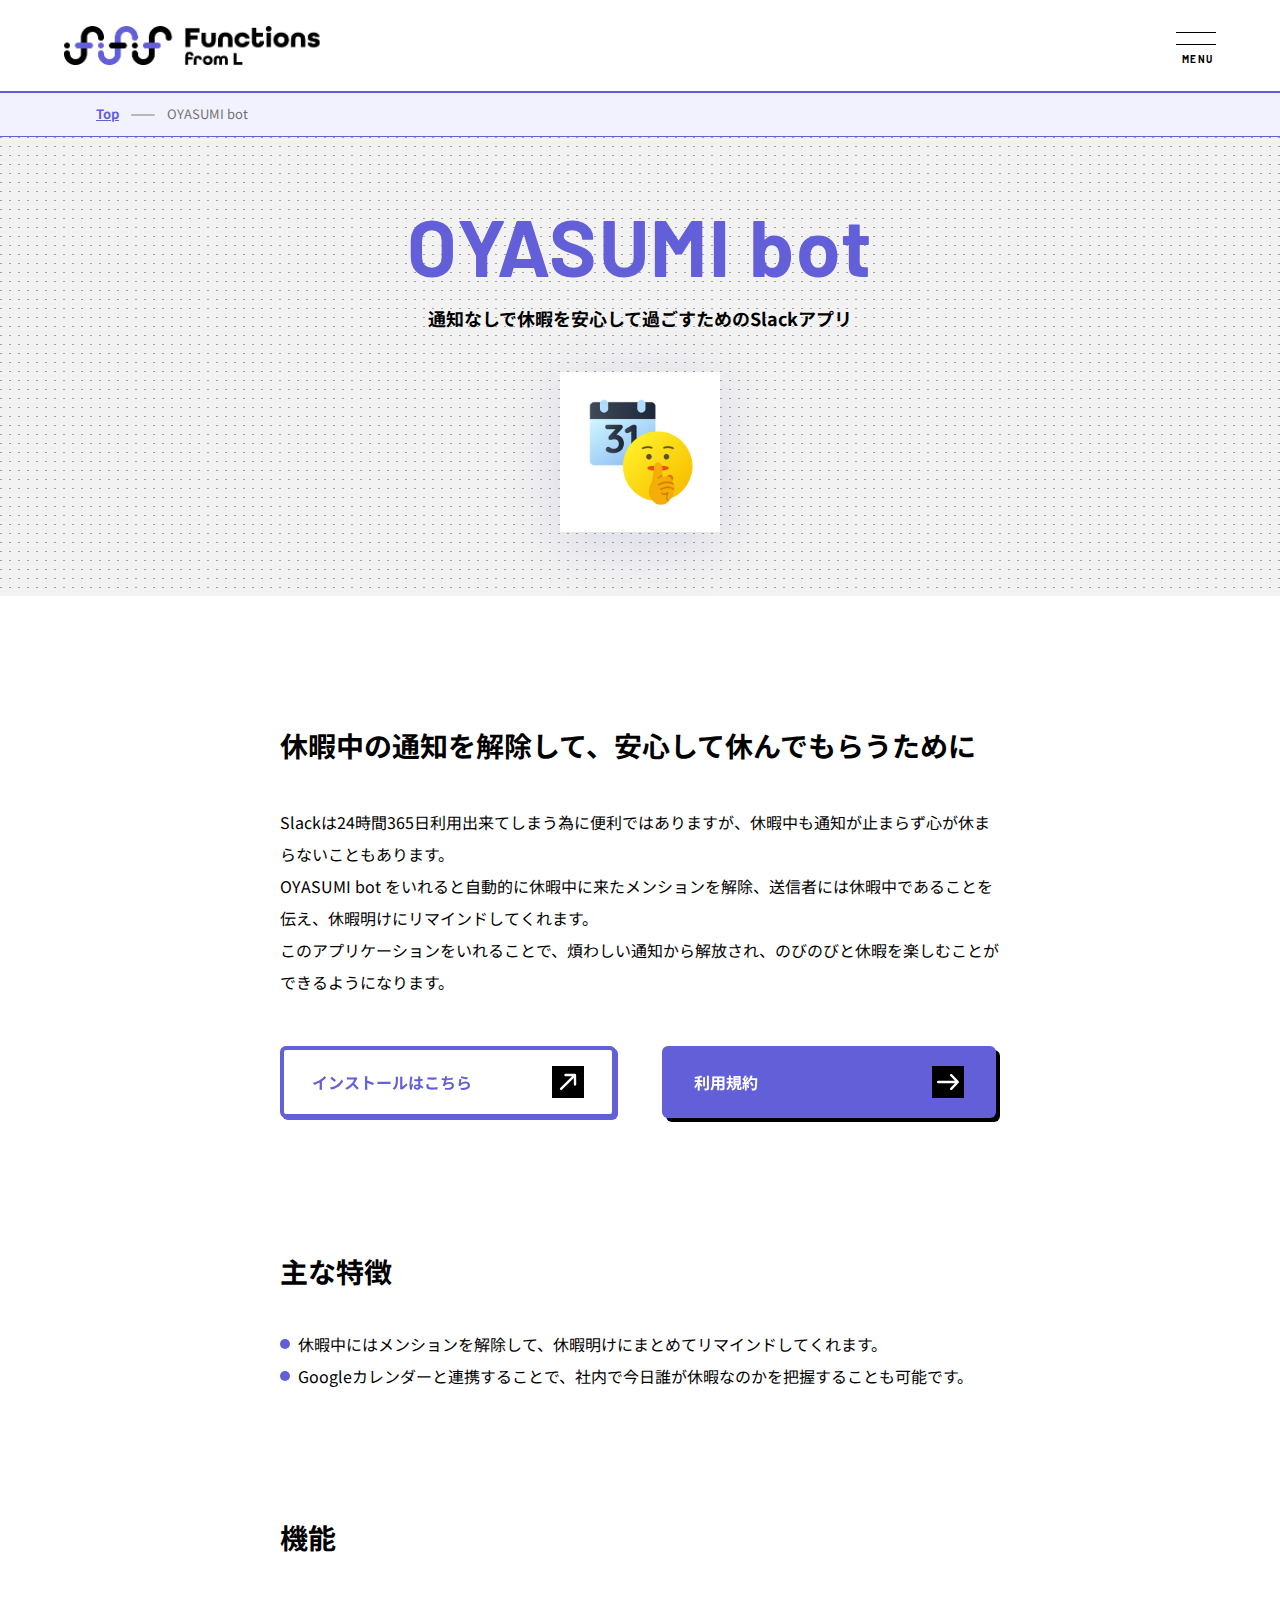
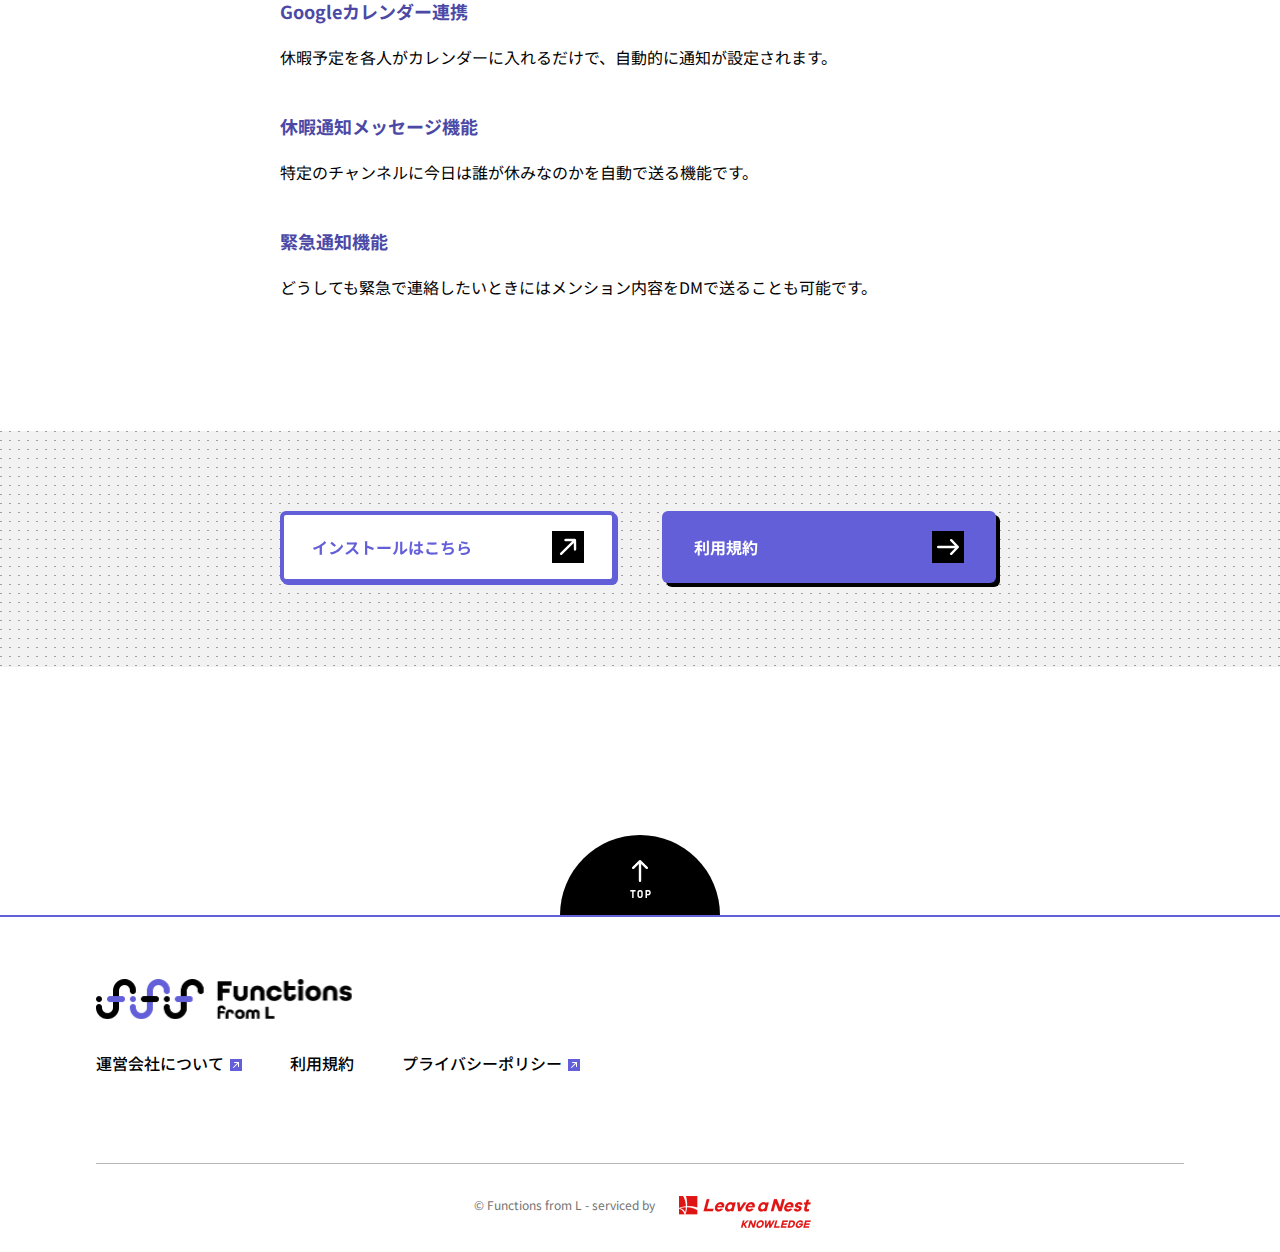
<file: products/oyasumibot/index.html>
<!DOCTYPE html>
<html>

<head>
    <!-- Google Tag Manager -->
    <script>(function (w, d, s, l, i) {
            w[l] = w[l] || []; w[l].push({
                'gtm.start':
                    new Date().getTime(), event: 'gtm.js'
            }); var f = d.getElementsByTagName(s)[0],
                j = d.createElement(s), dl = l != 'dataLayer' ? '&l=' + l : ''; j.async = true; j.src =
                    'https://www.googletagmanager.com/gtm.js?id=' + i + dl; f.parentNode.insertBefore(j, f);
        })(window, document, 'script', 'dataLayer', 'GTM-PHMWZX5P');</script>
    <!-- End Google Tag Manager -->
    <!-- meta settings -->
    <meta charset="utf-8">
    <meta name="viewport" content="width=device-width">
    <meta name="format-detection" content="telephone=no">

    <!-- meta description -->
    <meta name="description" content="OYASUMI bot紹介｜プロダクト｜Functions from L">

    <!-- title -->
    <title>OYASUMI bot紹介｜プロダクト｜Functions from L</title>

    <!-- ogp -->
    <meta property="og:locale" content="ja_JP">
    <meta property="og:type" content="article">
    <meta property="og:title" content="OYASUMI bot紹介｜プロダクト｜Functions from L">
    <meta property="og:url" content="https://functions.lne.st/products/oyasumibot/">
    <meta property="og:image" content="https://functions.lne.st/img/ogp.png">
    <meta property="og:site_name" content="Functions from L">
    <meta property="og:description" content="OYASUMI bot紹介｜プロダクト｜Functions from L">
    <meta name="twitter:card" content="summary">

    <!-- favicon / apple-touch-icon -->
    <link rel="icon" href="/favicon.ico" sizes="any">
    <link rel="icon" href="/icon.svg" type="image/svg+xml">
    <link rel="apple-touch-icon" href="/apple-touch-icon.png">
    <link rel="manifest" href="/manifest.webmanifest">

    <!-- styles -->
    <link rel="stylesheet" href="/css/reset.css">
    <link rel="stylesheet" href="/css/plugin.css">
    <link rel="stylesheet" href="/css/base.css">
    <link rel="stylesheet" href="/css/module.css">

    <!-- fonts -->
    <link rel="preconnect" href="https://fonts.googleapis.com">
    <link rel="preconnect" href="https://fonts.gstatic.com" crossorigin>
    <link
        href="https://fonts.googleapis.com/css2?family=Barlow:wght@700&family=Noto+Sans+JP:wght@400;500;700&display=swap"
        rel="stylesheet">
</head>

<body>
    <!-- Google Tag Manager (noscript) -->
    <noscript>
        <iframe src="https://www.googletagmanager.com/ns.html?id=GTM-PHMWZX5P" height="0" width="0"
            style="display:none;visibility:hidden"></iframe>
    </noscript>
    <!-- End Google Tag Manager (noscript) -->
    <div class="l-wrapper">

        <header class="l-header">
            <div class="l-header__container">
                <p class="l-header__logo">
                    <a href="/" class="l-header__logo-link">
                        <img src="/img/common/logo_functions-from-l.png" alt="Functions from L">
                    </a>
                </p>

                <button type="button" class="l-header-menu-button js-menu-trigger">
                    <span class="l-header-menu-button__lines">
                        <span class="l-header-menu-button__line l-header-menu-button__line--top"></span>
                        <span class="l-header-menu-button__line l-header-menu-button__line--bottom"></span>
                    </span>
                    <span class="l-header-menu-button__txt l-header-menu-button__txt--open">MENU</span>
                    <span class="l-header-menu-button__txt l-header-menu-button__txt--close">CLOSE</span>
                </button>
                <!-- [/l-header-menu-button] -->

            </div>
        </header>
        <!-- [/l-header] -->

        <nav class="l-global-nav js-menu">
            <div class="l-global-nav__container">
                <ul class="l-global-nav__list">
                    <li class="l-global-nav__item">
                        <a href="/" class="l-global-nav__link">
                            <span class="l-global-nav__txt-en">Top</span>
                            <span class="l-global-nav__txt-ja">トップ</span>
                        </a>
                    </li>
                    <li class="l-global-nav__item">
                        <a href="/products/partyonslack/" class="l-global-nav__link">
                            <span class="l-global-nav__txt-en">Party on Slack</span>
                            <span class="l-global-nav__txt-ja">SlackでChatGPTと会話ができるアプリ</span>
                        </a>
                    </li>
                    <li class="l-global-nav__item">
                        <a href="/products/timeline/" class="l-global-nav__link">
                            <span class="l-global-nav__txt-en">TimeLine</span>
                            <span class="l-global-nav__txt-ja">チーム全体の動きを“小耳にはさめる”Slackアプリ</span>
                        </a>
                    </li>
                    <li class="l-global-nav__item is-current">
                        <a href="/products/oyasumibot/" class="l-global-nav__link">
                            <span class="l-global-nav__txt-en">OYASUMI bot</span>
                            <span class="l-global-nav__txt-ja">通知なしで休暇を安心して過ごすためのSlackアプリ</span>
                        </a>
                    </li>
                    <li class="l-global-nav__item">
                        <a href="/products/tips/" class="l-global-nav__link">
                            <span class="l-global-nav__txt-en">TIPS</span>
                            <span class="l-global-nav__txt-ja">情報浸透のための高機能リマインダーSlackアプリ</span>
                        </a>
                    </li>
                    <li class="l-global-nav__item">
                        <a href="/products/yokoku/" class="l-global-nav__link">
                            <span class="l-global-nav__txt-en">YOKOKU</span>
                            <span class="l-global-nav__txt-ja">Slack上で提案機会を逃さないための“予告”アプリ</span>
                        </a>
                    </li>
                    <li class="l-global-nav__item">
                        <a href="/products/salesforceconnector/" class="l-global-nav__link">
                            <span class="l-global-nav__txt-en">Salesforce Connector</span>
                            <span class="l-global-nav__txt-ja">Slack上でSalesforceの活動報告を完結できるアプリ</span>
                        </a>
                    </li>
                    <li class="l-global-nav__item">
                        <a href="/products/deepltranslator/" class="l-global-nav__link">
                            <span class="l-global-nav__txt-en">DeepL Translator</span>
                            <span class="l-global-nav__txt-ja">投稿したテキストをSlack上で翻訳できるアプリ</span>
                        </a>
                    </li>
                </ul>
            </div>
        </nav>
        <!-- [/l-global-nav] -->

        <div class="l-contents">

            <div class="l-breadcrumb sp-hide">
                <ul class="l-breadcrumb__list">
                    <li class="l-breadcrumb__item">
                        <a href="/" class="l-breadcrumb__txt">Top</a>
                    </li>
                    <!-- <li class="l-breadcrumb__item">
                    <a href="/products/" class="l-breadcrumb__txt">Products</a>
                </li> -->
                    <li class="l-breadcrumb__item">
                        <span class="l-breadcrumb__txt">OYASUMI bot</span>
                    </li>
                </ul>
            </div>
            <!-- [/l-breadcrumb] -->

            <section class="c-section-2">

                <div class="c-kv-2">
                    <div class="c-kv-2__inner">
                        <div class="c-kv-2__head">
                            <h1 class="c-ttl-1">
                                <span class="c-ttl-1__en">OYASUMI bot</span>
                                <span class="c-ttl-1__ja">通知なしで休暇を安心して過ごすための<br class="pc-hide">Slackアプリ</span>
                            </h1>
                            <div class="c-kv-2__img"><img src="/img/top/img_oyasumi_bot.webp" alt="OYASUMI bot"></div>
                        </div>
                    </div>
                </div>
                <!-- [/c-kv-2] -->

                <div class="c-section-2__container">
                    <div class="c-section-2__cassette">

                        <section class="c-cassette-3">
                            <div class="c-cassette-3__inner">
                                <div class="c-cassette-3__txt">
                                    <div class="c-cassette-3__head">

                                        <h2 class="c-ttl-2">休暇中の通知を解除して、安心して休んでもらうために</h2>
                                        <!-- [/c-ttl-2] -->
                                    </div>
                                </div>

                                <div class="c-cassette-3__txt">

                                    <p class="c-txt-1">
                                        Slackは24時間365日利用出来てしまう為に便利ではありますが、休暇中も通知が止まらず心が休まらないこともあります。<br>
                                        OYASUMI bot をいれると自動的に休暇中に来たメンションを解除、送信者には休暇中であることを伝え、休暇明けにリマインドしてくれます。<br>
                                        このアプリケーションをいれることで、煩わしい通知から解放され、のびのびと休暇を楽しむことができるようになります。
                                    </p>
                                    <!-- [/c-txt-1] -->

                                </div>

                                <div class="c-cassette-3__btn">
                                    <div class="c-cassette-3__btn-wrap">
                                        <a href="https://oyasumi.lne.st/slack/install" target="_blank"
                                            class="c-btn-2 btn-install-oyasumibot">
                                            <div class="c-btn-2__inner">
                                                <span class="c-btn-2__txt">インストールはこちら</span>
                                                <span class="c-btn-2__arr-outer">
                                                    <span class="c-btn-2__arr">
                                                        <img src="/img/common/icon_arrow.svg" alt="→">
                                                    </span>
                                                </span>
                                            </div>
                                        </a>
                                        <!-- [/c-btn-2] -->
                                        <a href="/terms/" class="c-btn-1">
                                            <div class="c-btn-1__inner">
                                                <span class="c-btn-1__txt">利用規約</span>
                                                <span class="c-btn-1__arr-outer">
                                                    <span class="c-btn-1__arr">
                                                        <img src="/img/common/icon_arrow.svg" alt="→">
                                                    </span>
                                                </span>
                                            </div>
                                        </a>
                                        <!-- [/c-btn-1] -->
                                    </div>
                                </div>
                            </div>
                        </section>
                        <!-- [/c-cassette-3] -->

                        <section class="c-cassette-3">
                            <div class="c-cassette-3__inner">
                                <div class="c-cassette-3__head">

                                    <h2 class="c-ttl-2">主な特徴</h2>
                                    <!-- [/c-ttl-2] -->

                                </div>
                                <div class="c-cassette-3__txt">
                                    <ul class="c-list-4">
                                        <li>休暇中にはメンションを解除して、休暇明けにまとめてリマインドしてくれます。</li>
                                        <li>Googleカレンダーと連携することで、社内で今日誰が休暇なのかを把握することも可能です。</li>
                                    </ul>
                                    <!-- [/c-list-4] -->

                                </div>
                            </div>
                        </section>
                        <!-- [/c-cassette-3] -->

                        <section class="c-cassette-3">
                            <div class="c-cassette-3__inner">
                                <div class="c-cassette-3__head">

                                    <h2 class="c-ttl-2">機能</h2>
                                    <!-- [/c-ttl-2] -->

                                </div>

                                <div class="c-cassette-3__txt">
                                    <h3 class="c-ttl-5">Googleカレンダー連携</h3>
                                    <p class="c-txt-1">休暇予定を各人がカレンダーに入れるだけで、自動的に通知が設定されます。</p>
                                    <h3 class="c-ttl-5">休暇通知メッセージ機能</h3>
                                    <p class="c-txt-1">特定のチャンネルに今日は誰が休みなのかを自動で送る機能です。</p>
                                    <h3 class="c-ttl-5">緊急通知機能</h3>
                                    <p class="c-txt-1">どうしても緊急で連絡したいときにはメンション内容をDMで送ることも可能です。</p>
                                </div>

                            </div>
                        </section>
                        <!-- [/c-cassette-3] -->

                    </div>
                </div>

                <div class="c-block-2">
                    <div class="c-block-2__inner">
                        <div class="c-cassette-3">
                            <div class="c-cassette-3__inner">
                                <div class="c-cassette-3__btn">
                                    <div class="c-cassette-3__btn-wrap">
                                        <a href="https://oyasumi.lne.st/slack/install" target="_blank"
                                            class="c-btn-2 btn-install-oyasumibot">
                                            <div class="c-btn-2__inner">
                                                <span class="c-btn-2__txt">インストールはこちら</span>
                                                <span class="c-btn-2__arr-outer">
                                                    <span class="c-btn-2__arr">
                                                        <img src="/img/common/icon_arrow.svg" alt="→">
                                                    </span>
                                                </span>
                                            </div>
                                        </a>
                                        <!-- [/c-btn-2] -->
                                        <a href="/terms/" class="c-btn-1">
                                            <div class="c-btn-1__inner">
                                                <span class="c-btn-1__txt">利用規約</span>
                                                <span class="c-btn-1__arr-outer">
                                                    <span class="c-btn-1__arr">
                                                        <img src="/img/common/icon_arrow.svg" alt="→">
                                                    </span>
                                                </span>
                                            </div>
                                        </a>
                                        <!-- [/c-btn-1] -->
                                    </div>
                                </div>
                            </div>
                        </div>
                        <!-- [/c-cassette-3] -->
                    </div>
                </div>
                <!-- [/c-block-2] -->

            </section>
            <!-- [/c-section-2] -->

        </div>
        <!-- [/l-contents] -->

        <div class="l-footer-pagetop">
            <a href="#" class="l-footer-pagetop__link">
                <span class="l-footer-pagetop__txt">TOP</span>
            </a>
        </div>
        <!-- [/l-footer-pagetop] -->

        <footer class="l-footer">
            <div class="l-footer__container">
                <p class="l-footer__logo">
                    <a href="/" class="l-footer__logo-link">
                        <img src="/img/common/logo_functions-from-l.png" alt="Functions from L">
                    </a>
                </p>

                <nav class="l-footer-nav">
                    <ul class="l-footer-nav__list">
                        <li class="l-footer-nav__item">
                            <a href="https://k.lne.st/" target="_blank" class="l-footer-nav__link">運営会社につい<span
                                    class="link-blank">て</span></a>
                        </li>
                        <li class="l-footer-nav__item">
                            <a href="/terms/" class="l-footer-nav__link">利用規約</a>
                        </li>
                        <li class="l-footer-nav__item">
                            <a href="https://k.lne.st/privacy/" target="_blank"
                                class="l-footer-nav__link">プライバシーポリシ<span class="link-blank">ー</span></a>
                        </li>
                    </ul>
                </nav>
                <!-- [/l-footer-nav] -->

                <div class="l-footer-lower">
                    <div class="l-footer-lower__copyright">
                        <small class="l-footer-lower__copyright-txt">&copy; Functions from L - serviced by</small>
                    </div>
                    <p class="l-footer-lower__logo">
                        <a href="https://k.lne.st/" target="_blank" class="l-footer-lower__logo-link">
                            <img src="/img/common/logo_leave-a-nest.png" alt="Leave a Nest KNOWLEDGE">
                        </a>
                    </p>
                </div>
                <!-- [/l-footer-lower] -->

            </div>
        </footer>
        <!-- [/l-footer] -->

    </div>
    <!-- [/l-wrapper] -->

    <!-- scripts -->
    <script src="/js/lib/lib.js"></script>
    <script src="/js/common.js"></script>
</body>

</html>
</file>
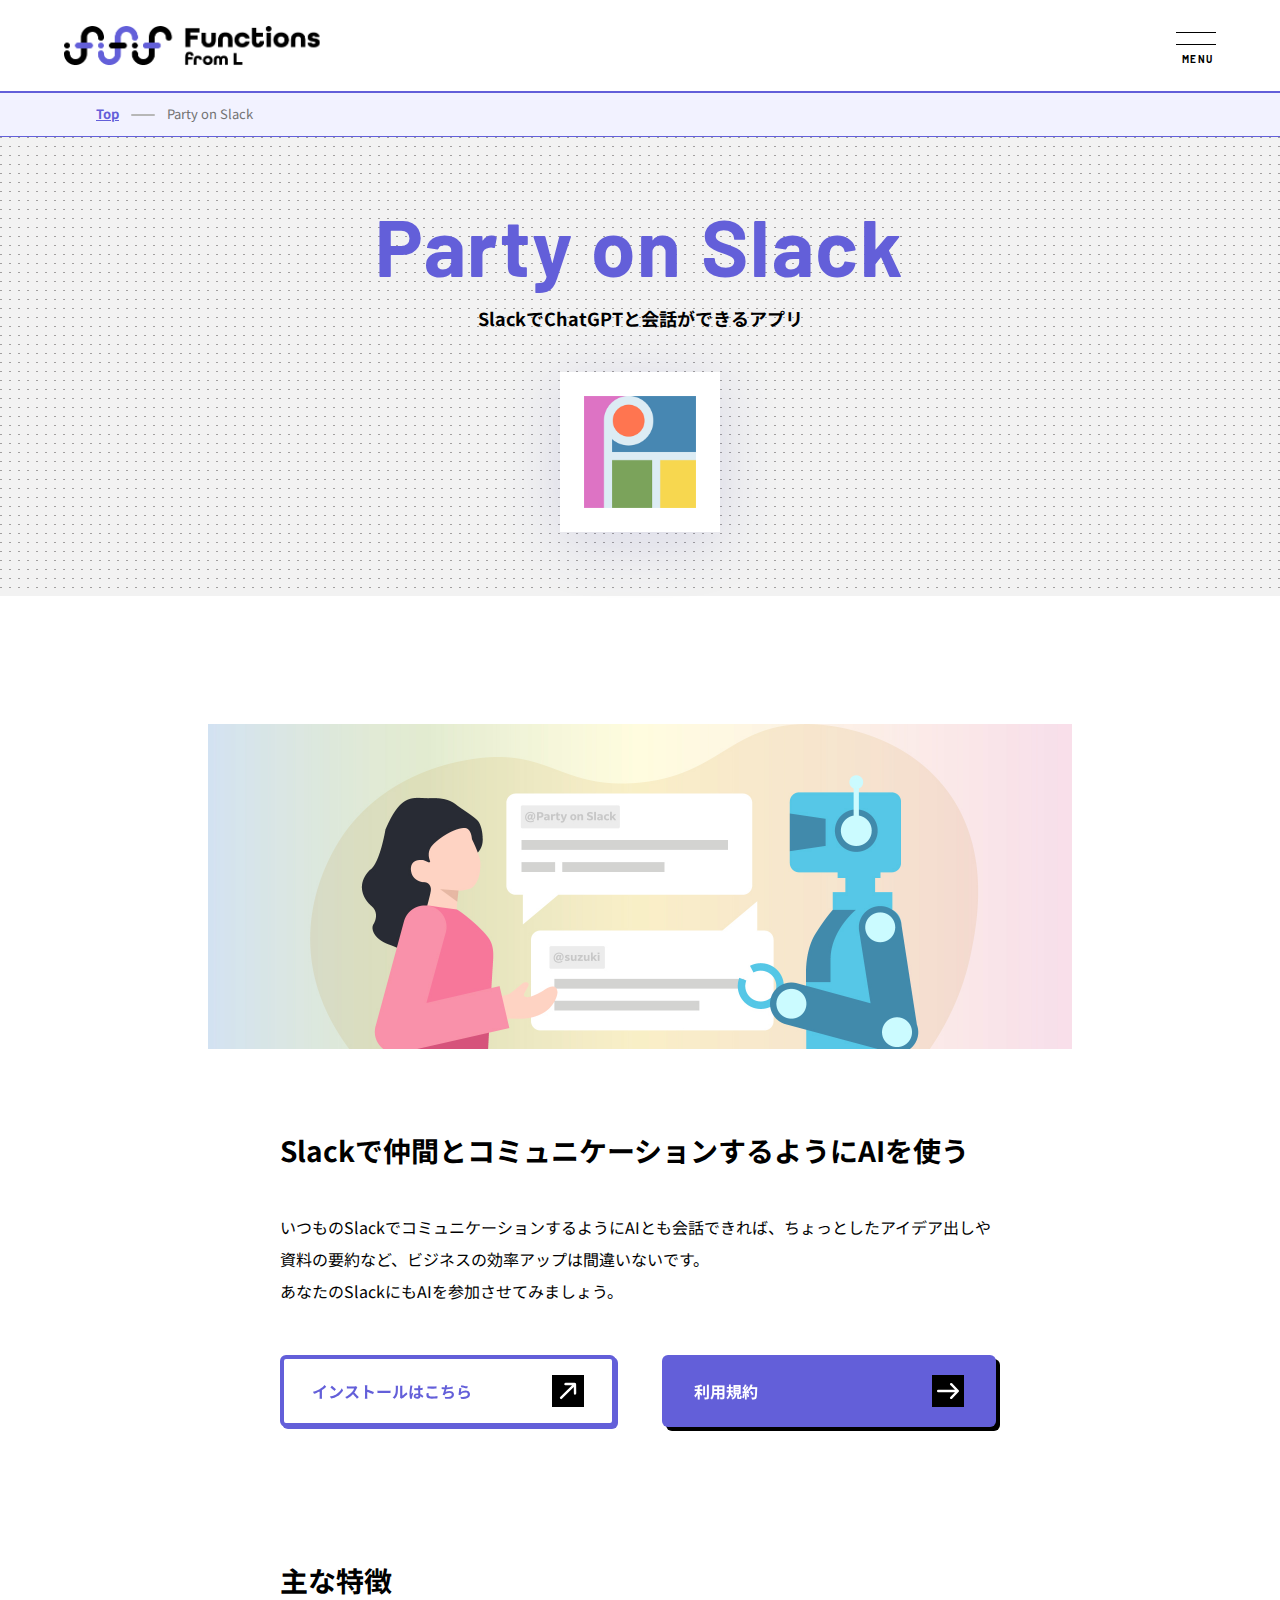
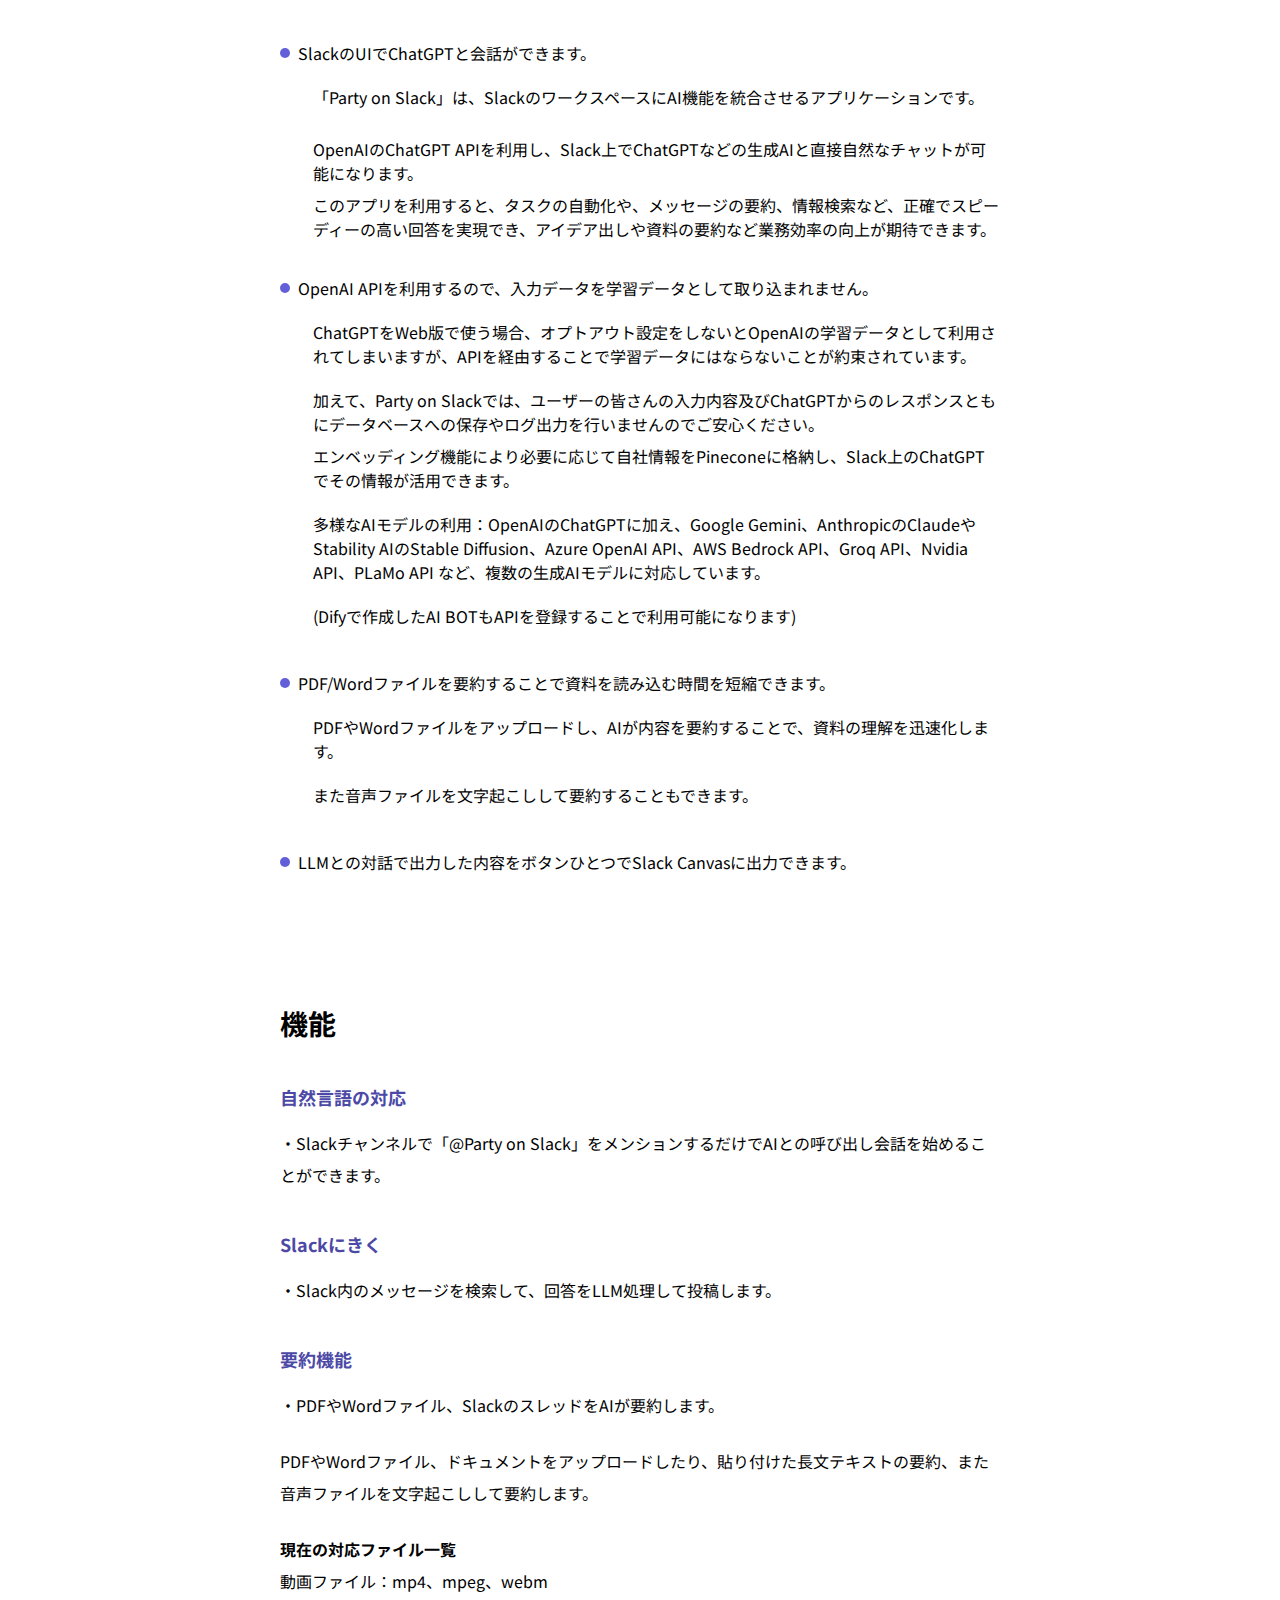
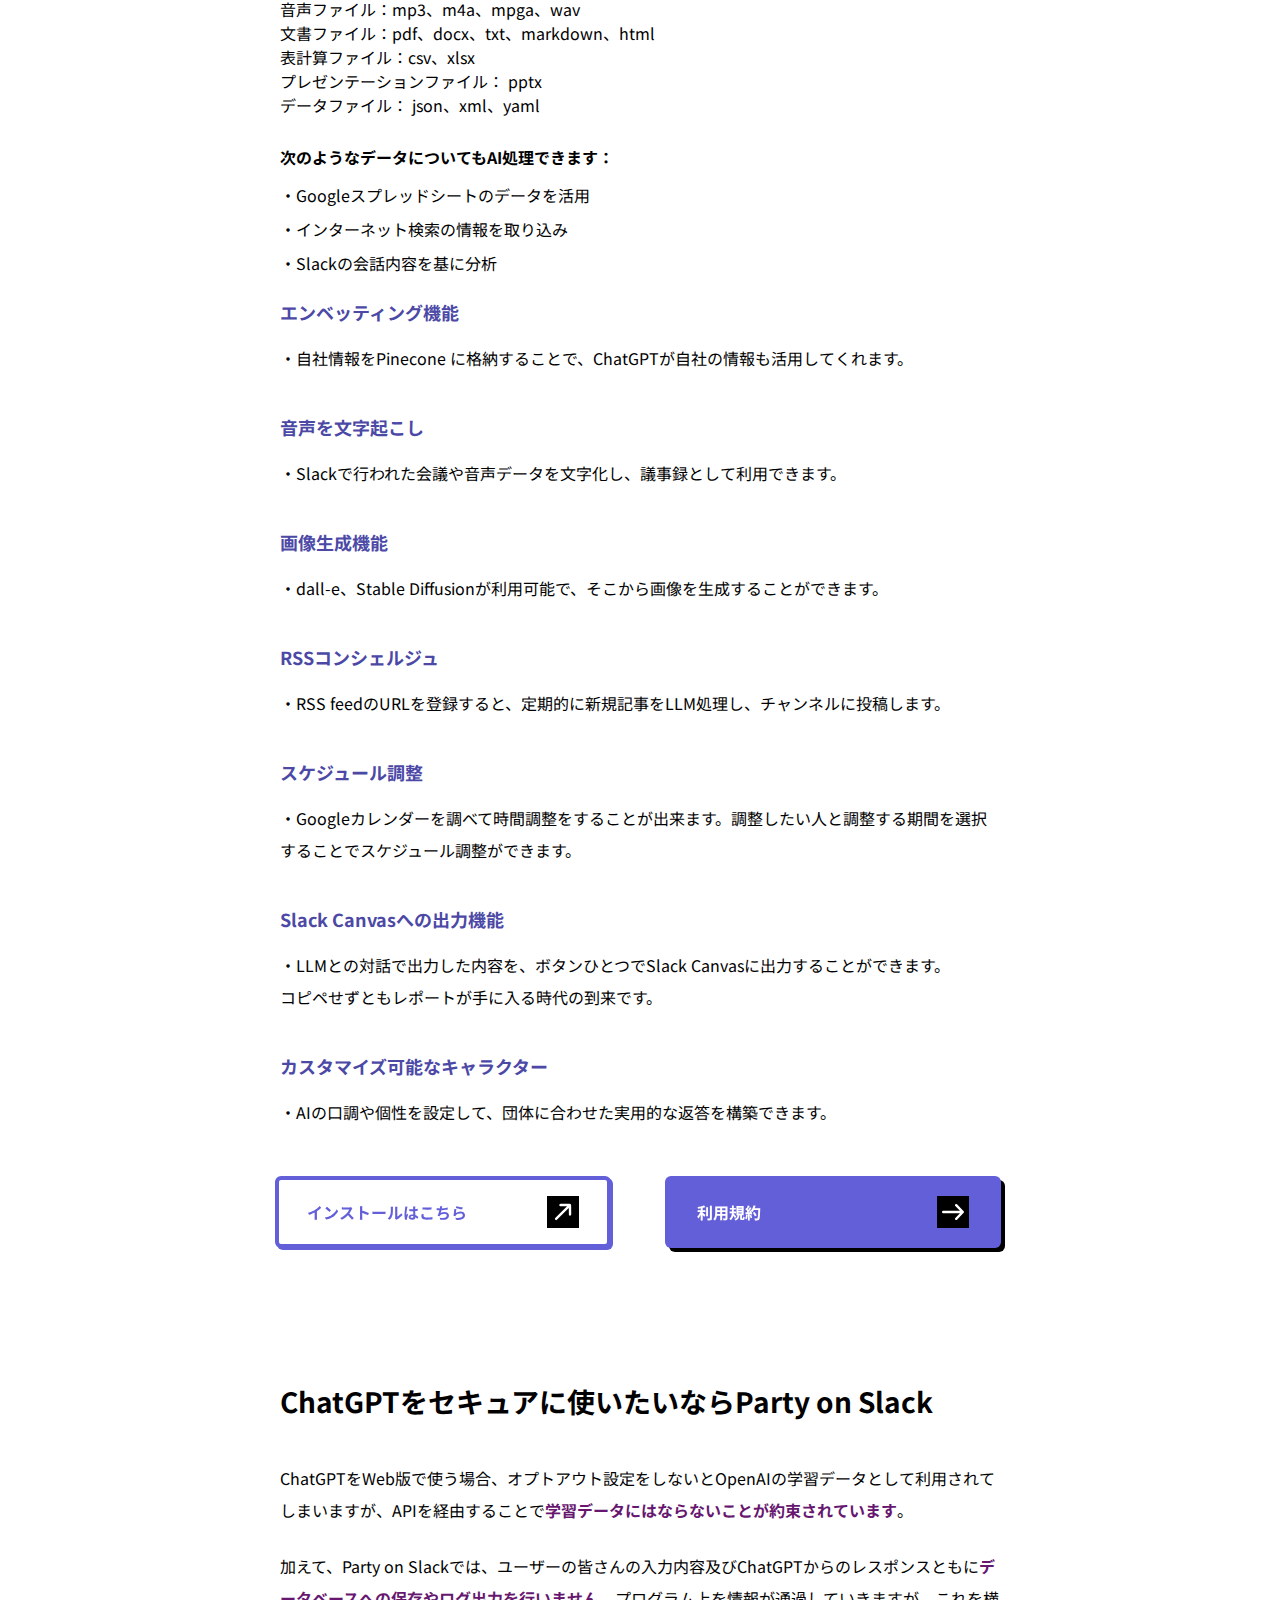
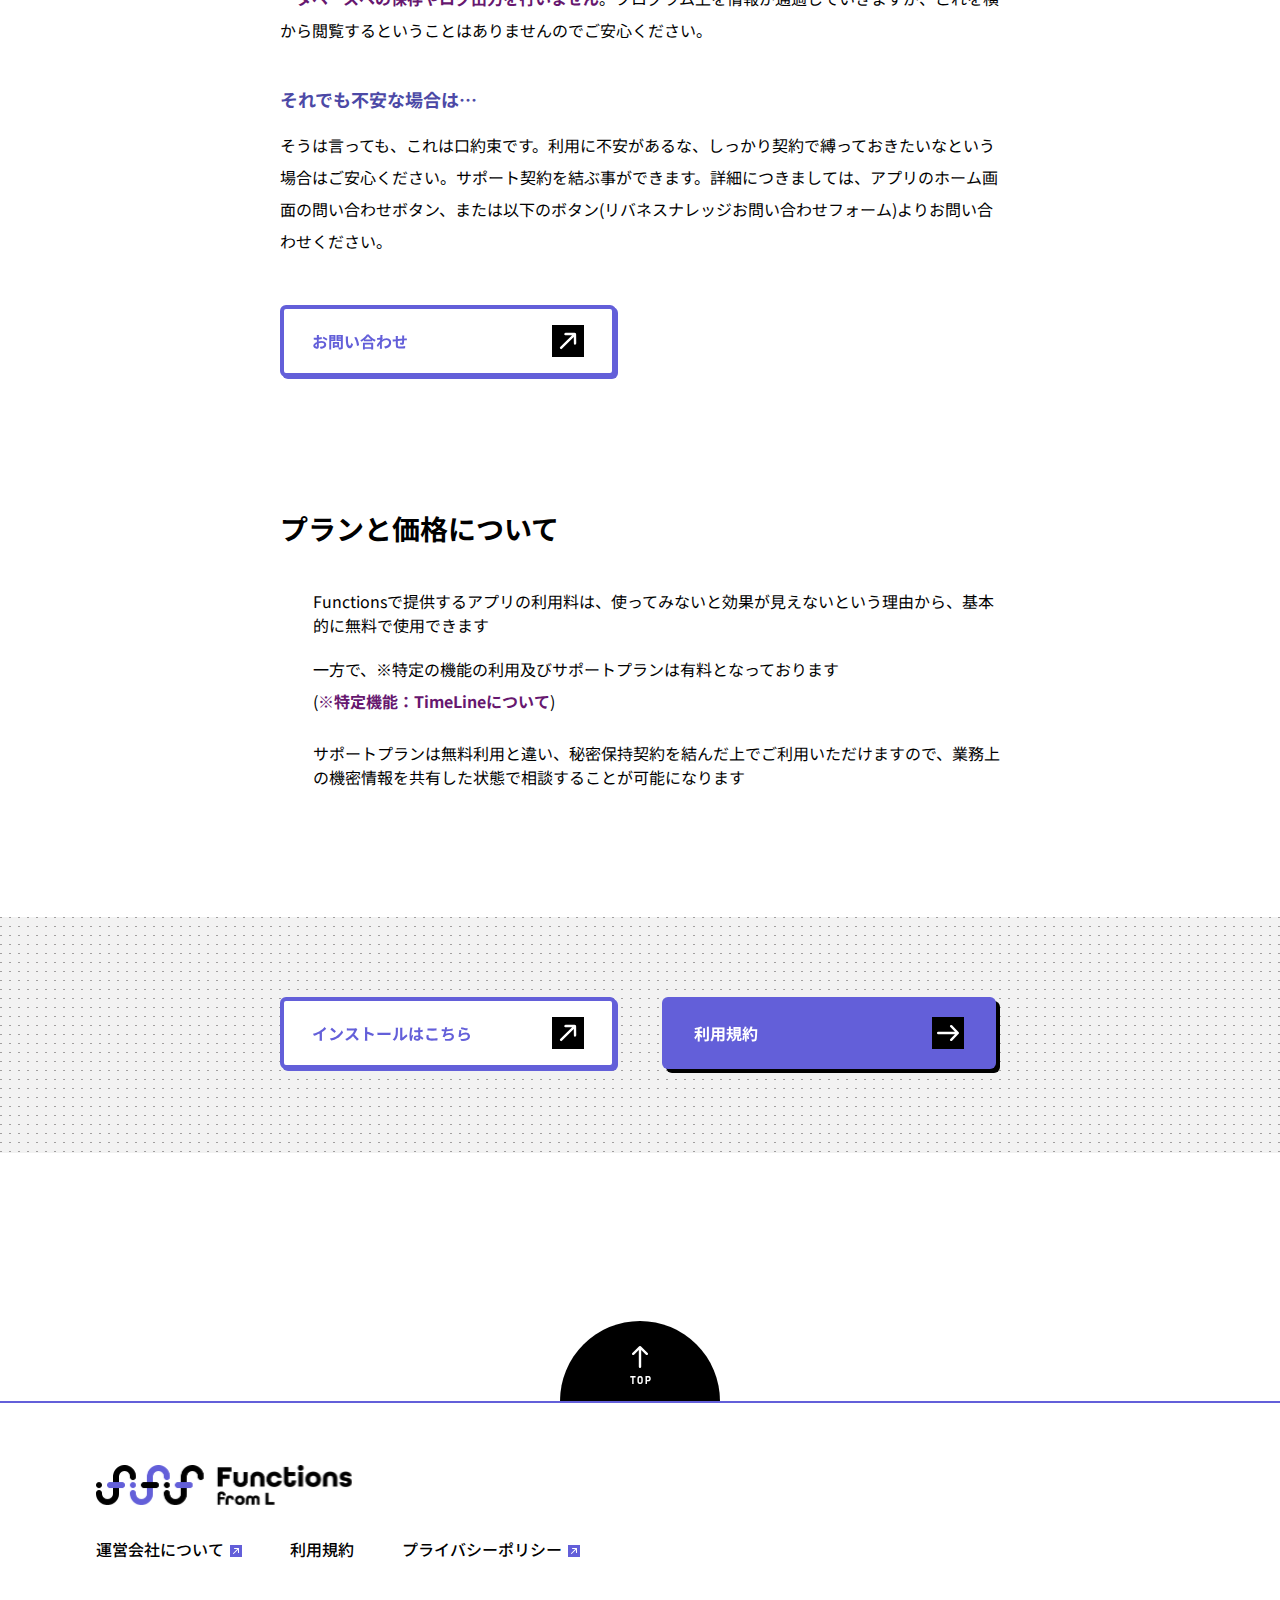
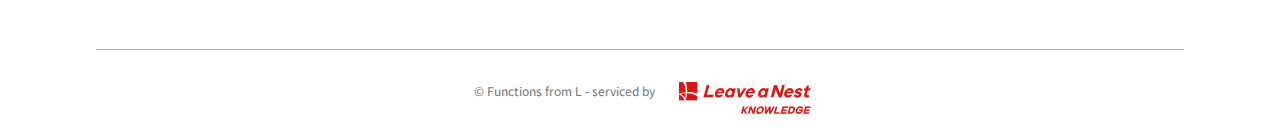
<file: products/partyonslack/index.html>
<!DOCTYPE html>
<html>

<head>
    <!-- Google Tag Manager -->
    <script>(function (w, d, s, l, i) {
            w[l] = w[l] || []; w[l].push({
                'gtm.start':
                    new Date().getTime(), event: 'gtm.js'
            }); var f = d.getElementsByTagName(s)[0],
                j = d.createElement(s), dl = l != 'dataLayer' ? '&l=' + l : ''; j.async = true; j.src =
                    'https://www.googletagmanager.com/gtm.js?id=' + i + dl; f.parentNode.insertBefore(j, f);
        })(window, document, 'script', 'dataLayer', 'GTM-PHMWZX5P');</script>
    <!-- End Google Tag Manager -->
    <!-- meta settings -->
    <meta charset="utf-8">
    <meta name="viewport" content="width=device-width">
    <meta name="format-detection" content="telephone=no">

    <!-- meta description -->
    <meta name="description"
        content="SlackでChatGPTと会話ができるアプリ「Party on Slack」。SlackのUIでChatGPTと会話ができます。あなたのSlackにもAIを参加させてみましょう。">

    <!-- title -->
    <title>SlackでChatGPTと会話ができるアプリ - Party on Slack</title>

    <!-- ogp -->
    <meta property="og:locale" content="ja_JP">
    <meta property="og:type" content="article">
    <meta property="og:title" content="SlackでChatGPTと会話ができるアプリ - Party on Slack">
    <meta property="og:url" content="https://functions.lne.st/products/partyonslack/">
    <meta property="og:image" content="https://functions.lne.st/img/ogp.png">
    <meta property="og:site_name" content="Functions from L">
    <meta property="og:description"
        content="SlackでChatGPTと会話ができるアプリ「Party on Slack」。SlackのUIでChatGPTと会話ができます。あなたのSlackにもAIを参加させてみましょう。">
    <meta name="twitter:card" content="summary">

    <!-- favicon / apple-touch-icon -->
    <link rel="icon" href="/favicon.ico" sizes="any">
    <link rel="icon" href="/icon.svg" type="image/svg+xml">
    <link rel="apple-touch-icon" href="/apple-touch-icon.png">
    <link rel="manifest" href="/manifest.webmanifest">

    <!-- styles -->
    <link rel="stylesheet" href="/css/reset.css">
    <link rel="stylesheet" href="/css/plugin.css">
    <link rel="stylesheet" href="/css/base.css">
    <link rel="stylesheet" href="/css/module.css">

    <!-- fonts -->
    <link rel="preconnect" href="https://fonts.googleapis.com">
    <link rel="preconnect" href="https://fonts.gstatic.com" crossorigin>
    <link
        href="https://fonts.googleapis.com/css2?family=Barlow:wght@700&family=Noto+Sans+JP:wght@400;500;700&display=swap"
        rel="stylesheet">
</head>

<body>
    <!-- Google Tag Manager (noscript) -->
    <noscript>
        <iframe src="https://www.googletagmanager.com/ns.html?id=GTM-PHMWZX5P" height="0" width="0"
            style="display:none;visibility:hidden"></iframe>
    </noscript>
    <!-- End Google Tag Manager (noscript) -->
    <div class="l-wrapper">

        <header class="l-header">
            <div class="l-header__container">
                <p class="l-header__logo">
                    <a href="/" class="l-header__logo-link">
                        <img src="/img/common/logo_functions-from-l.png" alt="Functions from L">
                    </a>
                </p>

                <button type="button" class="l-header-menu-button js-menu-trigger">
                    <span class="l-header-menu-button__lines">
                        <span class="l-header-menu-button__line l-header-menu-button__line--top"></span>
                        <span class="l-header-menu-button__line l-header-menu-button__line--bottom"></span>
                    </span>
                    <span class="l-header-menu-button__txt l-header-menu-button__txt--open">MENU</span>
                    <span class="l-header-menu-button__txt l-header-menu-button__txt--close">CLOSE</span>
                </button>
                <!-- [/l-header-menu-button] -->

            </div>
        </header>
        <!-- [/l-header] -->

        <nav class="l-global-nav js-menu">
            <div class="l-global-nav__container">
                <ul class="l-global-nav__list">
                    <li class="l-global-nav__item">
                        <a href="/" class="l-global-nav__link">
                            <span class="l-global-nav__txt-en">Top</span>
                            <span class="l-global-nav__txt-ja">トップ</span>
                        </a>
                    </li>
                    <li class="l-global-nav__item is-current">
                        <a href="/products/partyonslack/" class="l-global-nav__link">
                            <span class="l-global-nav__txt-en">Party on Slack</span>
                            <span class="l-global-nav__txt-ja">SlackでChatGPTと会話ができるアプリ</span>
                        </a>
                    </li>
                    <li class="l-global-nav__item">
                        <a href="/products/timeline/" class="l-global-nav__link">
                            <span class="l-global-nav__txt-en">TimeLine</span>
                            <span class="l-global-nav__txt-ja">チーム全体の動きを“小耳にはさめる”Slackアプリ</span>
                        </a>
                    </li>
                    <li class="l-global-nav__item">
                        <a href="/products/oyasumibot/" class="l-global-nav__link">
                            <span class="l-global-nav__txt-en">OYASUMI bot</span>
                            <span class="l-global-nav__txt-ja">通知なしで休暇を安心して過ごすためのSlackアプリ</span>
                        </a>
                    </li>
                    <li class="l-global-nav__item">
                        <a href="/products/tips/" class="l-global-nav__link">
                            <span class="l-global-nav__txt-en">TIPS</span>
                            <span class="l-global-nav__txt-ja">情報浸透のための高機能リマインダーSlackアプリ</span>
                        </a>
                    </li>
                    <li class="l-global-nav__item">
                        <a href="/products/yokoku/" class="l-global-nav__link">
                            <span class="l-global-nav__txt-en">YOKOKU</span>
                            <span class="l-global-nav__txt-ja">Slack上で提案機会を逃さないための“予告”アプリ</span>
                        </a>
                    </li>
                    <li class="l-global-nav__item">
                        <a href="/products/salesforceconnector/" class="l-global-nav__link">
                            <span class="l-global-nav__txt-en">Salesforce Connector</span>
                            <span class="l-global-nav__txt-ja">Slack上でSalesforceの活動報告を完結できるアプリ</span>
                        </a>
                    </li>
                    <li class="l-global-nav__item">
                        <a href="/products/deepltranslator/" class="l-global-nav__link">
                            <span class="l-global-nav__txt-en">DeepL Translator</span>
                            <span class="l-global-nav__txt-ja">投稿したテキストをSlack上で翻訳できるアプリ</span>
                        </a>
                    </li>
                </ul>
            </div>
        </nav>
        <!-- [/l-global-nav] -->

        <div class="l-contents">

            <div class="l-breadcrumb sp-hide">
                <ul class="l-breadcrumb__list">
                    <li class="l-breadcrumb__item">
                        <a href="/" class="l-breadcrumb__txt">Top</a>
                    </li>
                    <!-- <li class="l-breadcrumb__item">
                    <a href="/products/" class="l-breadcrumb__txt">Products</a>
                </li> -->
                    <li class="l-breadcrumb__item">
                        <span class="l-breadcrumb__txt">Party on Slack</span>
                    </li>
                </ul>
            </div>
            <!-- [/l-breadcrumb] -->

            <section class="c-section-2">

                <div class="c-kv-2">
                    <div class="c-kv-2__inner">
                        <div class="c-kv-2__head">
                            <h1 class="c-ttl-1">
                                <span class="c-ttl-1__en">Party on Slack</span>
                                <span class="c-ttl-1__ja">SlackでChatGPTと会話ができるアプリ</span>
                            </h1>
                            <div class="c-kv-2__img"><img src="/img/top/img_party_on_slack.webp" alt="Party on Slack">
                            </div>
                        </div>
                    </div>
                </div>
                <!-- [/c-kv-2] -->

                <div class="c-section-2__container">
                    <div class="c-section-2__cassette">
                        <section class="c-cassette-3">
                            <div class="c-cassette-3__img">
                                <div class="c-img c-img--app">
                                    <img src="/img/products/img_app_party.jpg" alt="Party on Slack">
                                </div>
                                <!-- [/c-img] -->
                            </div>
                            <div class="c-cassette-3__inner">
                                <div class="c-cassette-3__txt">
                                    <div class="c-cassette-3__head">

                                        <h2 class="c-ttl-2">Slackで仲間とコミュニケーションするようにAIを使う</h2>
                                        <!-- [/c-ttl-2] -->
                                    </div>
                                </div>

                                <div class="c-cassette-3__txt">

                                    <p class="c-txt-1">
                                        いつものSlackでコミュニケーションするようにAIとも会話できれば、ちょっとしたアイデア出しや資料の要約など、ビジネスの効率アップは間違いないです。<br>
                                        あなたのSlackにもAIを参加させてみましょう。
                                    </p>
                                    <!-- [/c-txt-1] -->

                                </div>

                                <div class="c-cassette-3__btn">
                                    <div class="c-cassette-3__btn-wrap">
                                        <a href="https://slack.lne.st/gptparty/slack/install" target="_blank"
                                            class="c-btn-2 btn-install-partyonslack">
                                            <div class="c-btn-2__inner">
                                                <span class="c-btn-2__txt">インストールはこちら</span>
                                                <span class="c-btn-2__arr-outer">
                                                    <span class="c-btn-2__arr">
                                                        <img src="/img/common/icon_arrow.svg" alt="→">
                                                    </span>
                                                </span>
                                            </div>
                                        </a>
                                        <!-- [/c-btn-2] -->
                                        <a href="/terms/" class="c-btn-1">
                                            <div class="c-btn-1__inner">
                                                <span class="c-btn-1__txt">利用規約</span>
                                                <span class="c-btn-1__arr-outer">
                                                    <span class="c-btn-1__arr">
                                                        <img src="/img/common/icon_arrow.svg" alt="→">
                                                    </span>
                                                </span>
                                            </div>
                                        </a>
                                        <!-- [/c-btn-1] -->
                                    </div>
                                </div>
                            </div>
                        </section>
                        <!-- [/c-cassette-3] -->

                        <section class="c-cassette-3">
                            <div class="c-cassette-3__inner">
                                <div class="c-cassette-3__head">

                                    <h2 class="c-ttl-2">主な特徴</h2>
                                    <!-- [/c-ttl-2] -->

                                </div>
                                <div class="c-cassette-3__txt">
                                    <ul class="c-list-4">
                                        <li class="mgb-pc--20">SlackのUIでChatGPTと会話ができます。</li>
                                        <li class="none-marker mgb-pc--20">「Party on
                                            Slack」は、SlackのワークスペースにAI機能を統合させるアプリケーションです。</li>
                                        <li class="none-marker">OpenAIのChatGPT
                                            APIを利用し、Slack上でChatGPTなどの生成AIと直接自然なチャットが可能になります。</li>
                                        <li class="none-marker mgb-pc--35">
                                            このアプリを利用すると、タスクの自動化や、メッセージの要約、情報検索など、正確でスピーディーの高い回答を実現でき、アイデア出しや資料の要約など業務効率の向上が期待できます。
                                        </li>
                                        <li class="mgb-pc--20">OpenAI APIを利用するので、入力データを学習データとして取り込まれません。</li>
                                        <li class="none-marker mgb-pc--20">
                                            ChatGPTをWeb版で使う場合、オプトアウト設定をしないとOpenAIの学習データとして利用されてしまいますが、APIを経由することで学習データにはならないことが約束されています。
                                        </li>
                                        <li class="none-marker">加えて、Party on
                                            Slackでは、ユーザーの皆さんの入力内容及びChatGPTからのレスポンスともにデータベースへの保存やログ出力を行いませんのでご安心ください。
                                        </li>
                                        <li class="none-marker mgb-pc--20">
                                            エンベッディング機能により必要に応じて自社情報をPineconeに格納し、Slack上のChatGPTでその情報が活用できます。</li>
                                        <li class="none-marker mgb-pc--20">多様なAIモデルの利用：OpenAIのChatGPTに加え、Google
                                            Gemini、AnthropicのClaudeやStability AIのStable Diffusion、Azure OpenAI API、AWS
                                            Bedrock API、Groq API、Nvidia API、PLaMo API など、複数の生成AIモデルに対応しています。</li>
                                        <li class="none-marker mgb-pc--35">(Difyで作成したAI BOTもAPIを登録することで利用可能になります)</li>
                                        <li class="mgb-pc--20">PDF/Wordファイルを要約することで資料を読み込む時間を短縮できます。</li>
                                        <li class="none-marker mgb-pc--20">
                                            PDFやWordファイルをアップロードし、AIが内容を要約することで、資料の理解を迅速化します。</li>
                                        <li class="none-marker  mgb-pc--35">また音声ファイルを文字起こしして要約することもできます。</li>
                                        <li class="mgb-pc--10">LLMとの対話で出力した内容をボタンひとつでSlack Canvasに出力できます。</li>
                                    </ul>
                                    <!-- [/c-list-4] -->

                                </div>
                            </div>
                        </section>
                        <!-- [/c-cassette-3] -->

                        <section class="c-cassette-3">
                            <div class="c-cassette-3__inner">
                                <div class="c-cassette-3__head">

                                    <h2 class="c-ttl-2">機能</h2>
                                    <!-- [/c-ttl-2] -->

                                </div>

                                <div class="c-cassette-3__txt">
                                    <h3 class="c-ttl-5">自然言語の対応</h3>
                                    <p class="c-txt-1">・Slackチャンネルで「@Party on Slack」をメンションするだけでAIとの呼び出し会話を始めることができます。
                                    </p>
                                    <h3 class="c-ttl-5">Slackにきく</h3>
                                    <p class="c-txt-1">・Slack内のメッセージを検索して、回答をLLM処理して投稿します。</p>
                                    <h3 class="c-ttl-5">要約機能</h3>
                                    <p class="c-txt-1">・PDFやWordファイル、SlackのスレッドをAIが要約します。</p>
                                    <p class="c-txt-1">
                                        PDFやWordファイル、ドキュメントをアップロードしたり、貼り付けた長文テキストの要約、また音声ファイルを文字起こしして要約します。</p>

                                    <dl class="c-list-4">
                                        <dt class="c-txt-1 fw-bold">現在の対応ファイル一覧</dt>
                                        <dd class="c-txt-1">動画ファイル：mp4、mpeg、webm</dd>
                                        <dd>音声ファイル：mp3、m4a、mpga、wav</dd>
                                        <dd>文書ファイル：pdf、docx、txt、markdown、html</dd>
                                        <dd>表計算ファイル：csv、xlsx</dd>
                                        <dd>プレゼンテーションファイル： pptx</dd>
                                        <dd>データファイル： json、xml、yaml</dd>
                                    </dl>

                                    <dl class="c-list-4 ">
                                        <dt class="mgb-pc--10 c-txt-1 fw-bold">次のようなデータについてもAI処理できます：</dt>
                                        <dd class="mgb-pc--10">・Googleスプレッドシートのデータを活用</dd>
                                        <dd class="mgb-pc--10">・インターネット検索の情報を取り込み</dd>
                                        <dd class="mgb-pc--10"></dd>・Slackの会話内容を基に分析</dd>
                                    </dl>

                                    <h3 class="c-ttl-5">エンベッティング機能</h3>
                                    <p class="c-txt-1">・自社情報をPinecone に格納することで、ChatGPTが自社の情報も活用してくれます。</p>
                                    <h3 class="c-ttl-5">音声を文字起こし</h3>
                                    <p class="c-txt-1">・Slackで行われた会議や音声データを文字化し、議事録として利用できます。
                                    </p>
                                    <h3 class="c-ttl-5">画像生成機能</h3>
                                    <p class="c-txt-1">・dall-e、Stable Diffusionが利用可能で、そこから画像を生成することができます。</p>
                                    <h3 class="c-ttl-5">RSSコンシェルジュ</h3>
                                    <p class="c-txt-1">・RSS feedのURLを登録すると、定期的に新規記事をLLM処理し、チャンネルに投稿します。</p>
                                    <h3 class="c-ttl-5">スケジュール調整</h3>
                                    <p class="c-txt-1">
                                        ・Googleカレンダーを調べて時間調整をすることが出来ます。調整したい人と調整する期間を選択することでスケジュール調整ができます。</p>
                                    <h3 class="c-ttl-5">Slack Canvasへの出力機能</h3>
                                    <p class="c-txt-1">・LLMとの対話で出力した内容を、ボタンひとつでSlack
                                        Canvasに出力することができます。<br>コピペせずともレポートが手に入る時代の到来です。</p>
                                    <h3 class="c-ttl-5">カスタマイズ可能なキャラクター</h3>
                                    <p class="c-txt-1">・AIの口調や個性を設定して、団体に合わせた実用的な返答を構築できます。</p>
                                </div>

                            </div>


                            <div class="c-cassette-3__btn">
                                <div class="c-cassette-3__btn-wrap">
                                    <a href="https://slack.lne.st/gptparty/slack/install" target="_blank"
                                        class="c-btn-2 btn-install-partyonslack">
                                        <div class="c-btn-2__inner">
                                            <span class="c-btn-2__txt">インストールはこちら</span>
                                            <span class="c-btn-2__arr-outer">
                                                <span class="c-btn-2__arr">
                                                    <img src="/img/common/icon_arrow.svg" alt="→">
                                                </span>
                                            </span>
                                        </div>
                                    </a>
                                    <!-- [/c-btn-2] -->
                                    <a href="/terms/" class="c-btn-1">
                                        <div class="c-btn-1__inner">
                                            <span class="c-btn-1__txt">利用規約</span>
                                            <span class="c-btn-1__arr-outer">
                                                <span class="c-btn-1__arr">
                                                    <img src="/img/common/icon_arrow.svg" alt="→">
                                                </span>
                                            </span>
                                        </div>
                                    </a>
                                    <!-- [/c-btn-1] -->
                                </div>
                            </div>



                        </section>
                        <!-- [/c-cassette-3] -->

                        <!-- [/c-cassette-3] -->

                        <section class="c-cassette-3">
                            <div class="c-cassette-3__inner">
                                <div class="c-cassette-3__head">

                                    <h2 class="c-ttl-2">ChatGPTをセキュアに使いたいならParty on Slack</h2>
                                    <!-- [/c-ttl-2] -->

                                </div>

                                <div class="c-cassette-3__txt">
                                    <p class="c-txt-1">
                                        ChatGPTをWeb版で使う場合、オプトアウト設定をしないとOpenAIの学習データとして利用されてしまいますが、APIを経由することで<span
                                            class="emphasize-text">学習データにはならないことが約束されています</span>。</p>
                                    <p class="c-txt-1">加えて、Party on Slackでは、ユーザーの皆さんの入力内容及びChatGPTからのレスポンスともに<span
                                            class="emphasize-text">データベースへの保存やログ出力を行いません</span>。プログラム上を情報が通過していきますが、これを横から閲覧するということはありませんのでご安心ください。
                                    </p>
                                    <h3 class="c-ttl-5">それでも不安な場合は…</h3>
                                    <p class="c-txt-1">
                                        そうは言っても、これは口約束です。利用に不安があるな、しっかり契約で縛っておきたいなという場合はご安心ください。サポート契約を結ぶ事ができます。詳細につきましては、アプリのホーム画面の問い合わせボタン、または以下のボタン(リバネスナレッジお問い合わせフォーム)よりお問い合わせください。
                                    </p>

                                    <div class="c-cassette-1__btn">

                                        <a href="https://k.lne.st/contact-us/" target="_blank"
                                            class="c-btn-2 btn-contact-k">
                                            <div class="c-btn-2__inner">
                                                <span class="c-btn-2__txt">お問い合わせ</span>
                                                <span class="c-btn-2__arr-outer">
                                                    <span class="c-btn-2__arr">
                                                        <img src="/img/common/icon_arrow.svg" alt="→">
                                                    </span>
                                                </span>
                                            </div>
                                        </a>
                                        <!-- [/c-btn-2] -->

                                    </div>



                                </div>

                            </div>
                        </section>
                        <!-- [/c-cassette-3] -->
                        <section class="c-cassette-3">
                            <div class="c-cassette-3__inner">
                                <div class="c-cassette-3__head">

                                    <h2 class="c-ttl-2">プランと価格について</h2>
                                    <!-- [/c-ttl-2] -->

                                </div>
                                <div class="c-cassette-3__txt">
                                    <ul class="c-list-4">
                                        <li class="none-marker mgb-pc--20">
                                            Functionsで提供するアプリの利用料は、使ってみないと効果が見えないという理由から、基本的に無料で使用できます</li>
                                        <li class="none-marker mgb-pc--0">一方で、※特定の機能の利用及びサポートプランは有料となっております</li>
                                        <li class="none-marker mgb-pc--20">(<a
                                                href="https://functions.lne.st/products/timeline/"><span
                                                    class="emphasize-text">※特定機能：TimeLineについて</span></a>) </li>
                                        <li class="none-marker mgb-pc--10">
                                            サポートプランは無料利用と違い、秘密保持契約を結んだ上でご利用いただけますので、業務上の機密情報を共有した状態で相談することが可能になります</li>
                                    </ul>
                                </div>
                            </div>
                        </section>
                        <!-- [/c-cassette-3] -->
                    </div>
                </div>

                <div class="c-block-2">
                    <div class="c-block-2__inner">
                        <div class="c-cassette-3">
                            <div class="c-cassette-3__inner">
                                <div class="c-cassette-3__btn">
                                    <div class="c-cassette-3__btn-wrap">
                                        <a href="https://slack.lne.st/gptparty/slack/install" target="_blank"
                                            class="c-btn-2 btn-install-partyonslack">
                                            <div class="c-btn-2__inner">
                                                <span class="c-btn-2__txt">インストールはこちら</span>
                                                <span class="c-btn-2__arr-outer">
                                                    <span class="c-btn-2__arr">
                                                        <img src="/img/common/icon_arrow.svg" alt="→">
                                                    </span>
                                                </span>
                                            </div>
                                        </a>
                                        <!-- [/c-btn-2] -->
                                        <a href="/terms/" class="c-btn-1">
                                            <div class="c-btn-1__inner">
                                                <span class="c-btn-1__txt">利用規約</span>
                                                <span class="c-btn-1__arr-outer">
                                                    <span class="c-btn-1__arr">
                                                        <img src="/img/common/icon_arrow.svg" alt="→">
                                                    </span>
                                                </span>
                                            </div>
                                        </a>
                                        <!-- [/c-btn-1] -->
                                    </div>
                                </div>
                            </div>
                        </div>
                        <!-- [/c-cassette-3] -->
                    </div>
                </div>
                <!-- [/c-block-2] -->

            </section>
            <!-- [/c-section-2] -->

        </div>
        <!-- [/l-contents] -->

        <div class="l-footer-pagetop">
            <a href="#" class="l-footer-pagetop__link">
                <span class="l-footer-pagetop__txt">TOP</span>
            </a>
        </div>
        <!-- [/l-footer-pagetop] -->

        <footer class="l-footer">
            <div class="l-footer__container">
                <p class="l-footer__logo">
                    <a href="/" class="l-footer__logo-link">
                        <img src="/img/common/logo_functions-from-l.png" alt="Functions from L">
                    </a>
                </p>

                <nav class="l-footer-nav">
                    <ul class="l-footer-nav__list">
                        <li class="l-footer-nav__item">
                            <a href="https://k.lne.st/" target="_blank" class="l-footer-nav__link">運営会社につい<span
                                    class="link-blank">て</span></a>
                        </li>
                        <li class="l-footer-nav__item">
                            <a href="/terms/" class="l-footer-nav__link">利用規約</a>
                        </li>
                        <li class="l-footer-nav__item">
                            <a href="https://k.lne.st/privacy/" target="_blank"
                                class="l-footer-nav__link">プライバシーポリシ<span class="link-blank">ー</span></a>
                        </li>
                    </ul>
                </nav>
                <!-- [/l-footer-nav] -->

                <div class="l-footer-lower">
                    <div class="l-footer-lower__copyright">
                        <small class="l-footer-lower__copyright-txt">&copy; Functions from L - serviced by</small>
                    </div>
                    <p class="l-footer-lower__logo">
                        <a href="https://k.lne.st/" target="_blank" class="l-footer-lower__logo-link">
                            <img src="/img/common/logo_leave-a-nest.png" alt="Leave a Nest KNOWLEDGE">
                        </a>
                    </p>
                </div>
                <!-- [/l-footer-lower] -->

            </div>
        </footer>
        <!-- [/l-footer] -->

    </div>
    <!-- [/l-wrapper] -->

    <!-- scripts -->
    <script src="/js/lib/lib.js"></script>
    <script src="/js/common.js"></script>
</body>

</html>
</file>
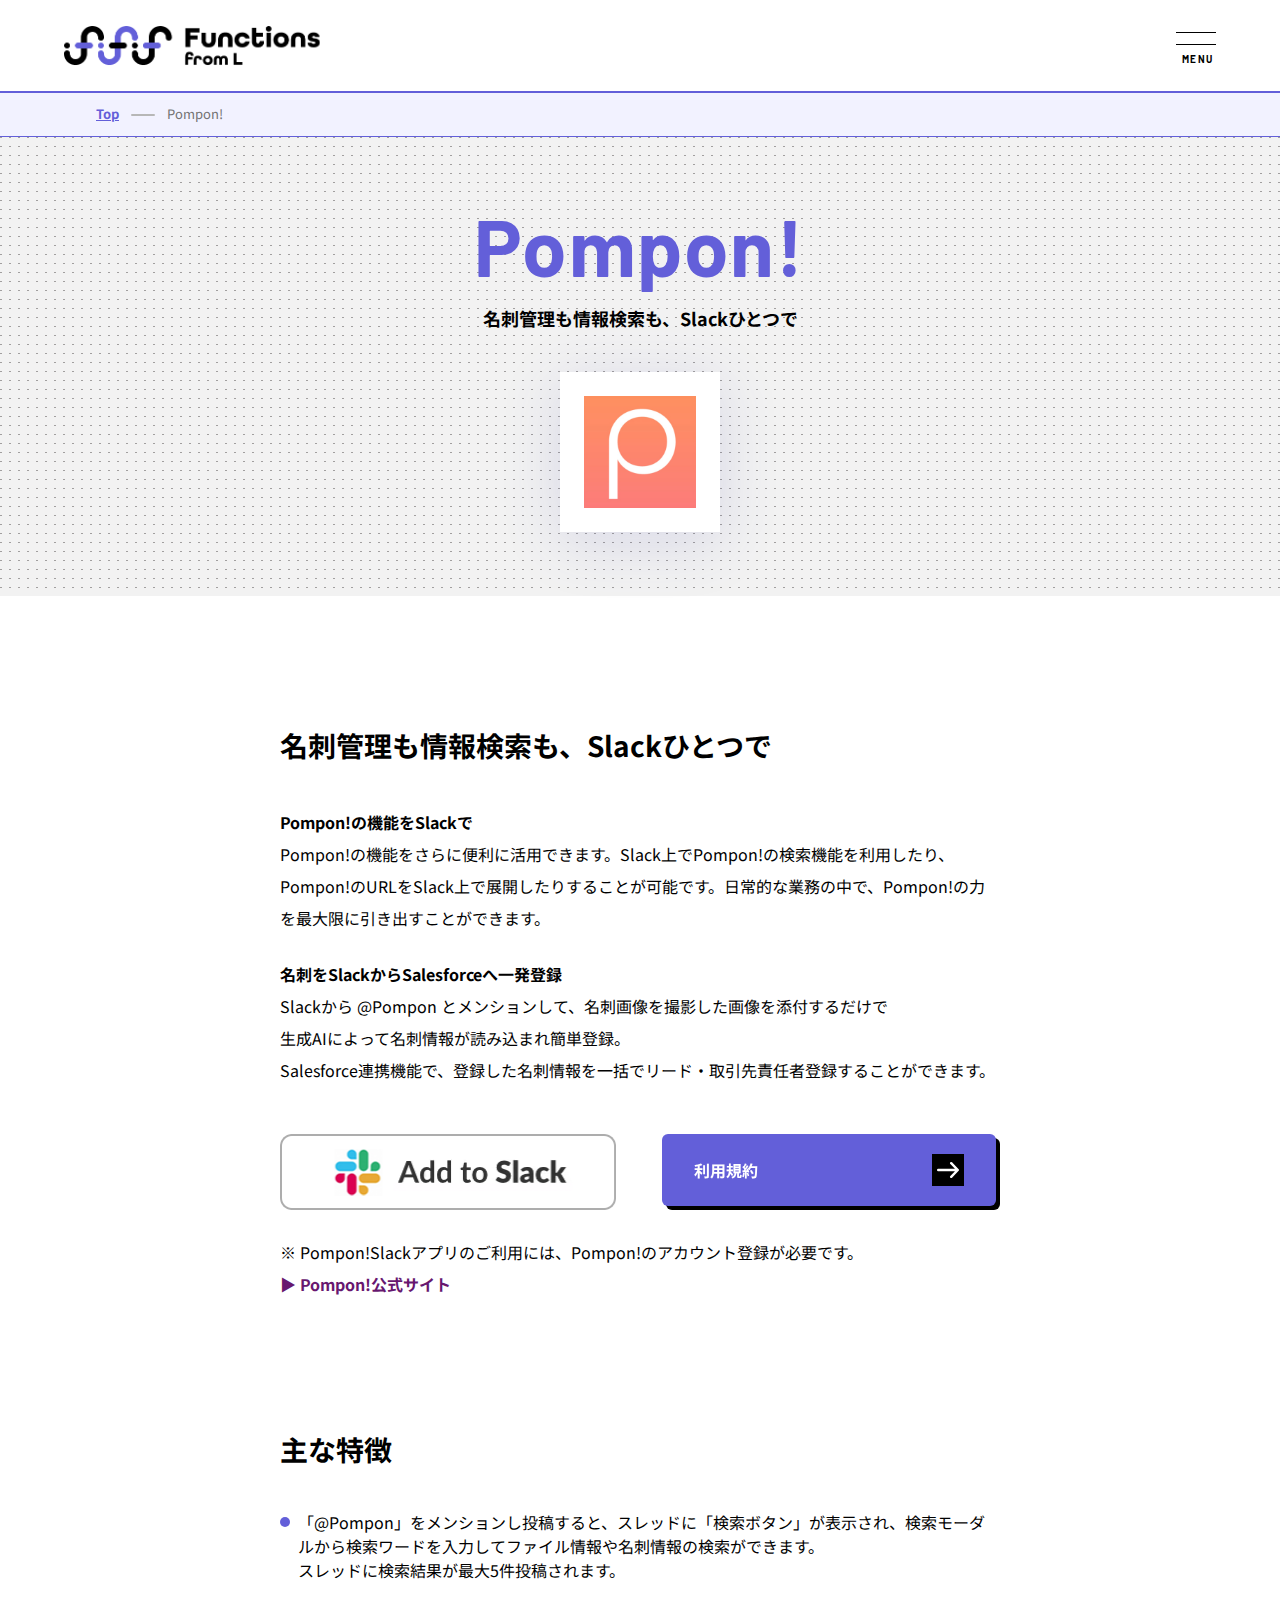
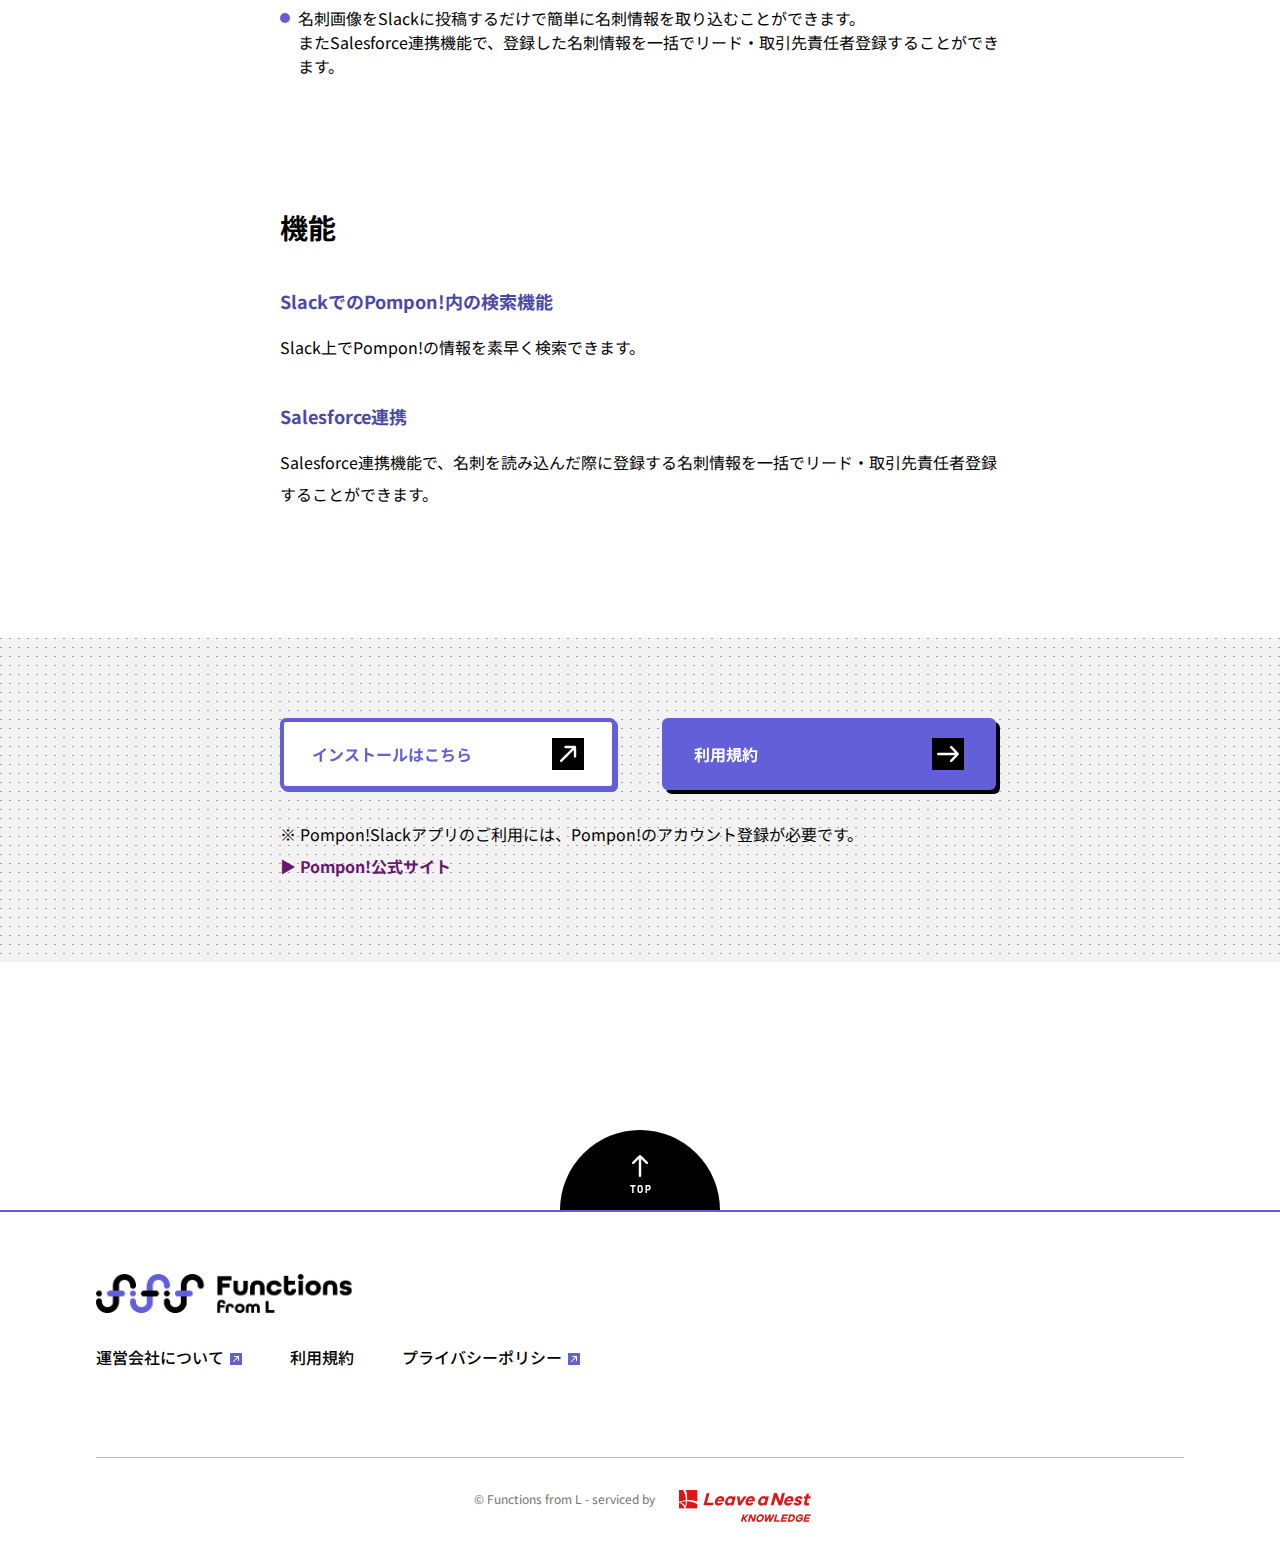
<file: products/pompon/index.html>
<!DOCTYPE html>
<html>

<head>
    <!-- Google Tag Manager -->
    <script>(function (w, d, s, l, i) {
            w[l] = w[l] || []; w[l].push({
                'gtm.start':
                    new Date().getTime(), event: 'gtm.js'
            }); var f = d.getElementsByTagName(s)[0],
                j = d.createElement(s), dl = l != 'dataLayer' ? '&l=' + l : ''; j.async = true; j.src =
                    'https://www.googletagmanager.com/gtm.js?id=' + i + dl; f.parentNode.insertBefore(j, f);
        })(window, document, 'script', 'dataLayer', 'GTM-PHMWZX5P');</script>
    <!-- End Google Tag Manager -->
    <!-- meta settings -->
    <meta charset="utf-8">
    <meta name="viewport" content="width=device-width">
    <meta name="format-detection" content="telephone=no">

    <!-- meta description -->
    <meta name="description"
        content="名刺をSlackからSalesforceへ一発登録・管理・検索できる無料SlackアプリPompon!。名刺画像を撮影した画像をSlackに投稿するだけで正確かつ簡単に登録可能です。">

    <!-- title -->
    <title>名刺をSlackからSalesforceへ一発登録・管理 - Pompon!</title>

    <!-- ogp -->
    <meta property="og:locale" content="ja_JP">
    <meta property="og:type" content="article">
    <meta property="og:title" content="名刺をSlackからSalesforceへ一発登録・管理 - Pompon!">
    <meta property="og:url" content="https://functions.lne.st/products/yokoku/">
    <meta property="og:image" content="https://functions.lne.st/img/ogp.png">
    <meta property="og:site_name" content="Functions from L">
    <meta property="og:description"
        content="名刺をSlackからSalesforceへ一発登録・管理・検索できる無料SlackアプリPompon!。名刺画像を撮影した画像をSlackに投稿するだけで正確かつ簡単に登録可能です。">
    <meta name="twitter:card" content="summary">

    <!-- favicon / apple-touch-icon -->
    <link rel="icon" href="/favicon.ico" sizes="any">
    <link rel="icon" href="/icon.svg" type="image/svg+xml">
    <link rel="apple-touch-icon" href="/apple-touch-icon.png">
    <link rel="manifest" href="/manifest.webmanifest">

    <!-- styles -->
    <link rel="stylesheet" href="/css/reset.css">
    <link rel="stylesheet" href="/css/plugin.css">
    <link rel="stylesheet" href="/css/base.css">
    <link rel="stylesheet" href="/css/module.css">

    <!-- fonts -->
    <link rel="preconnect" href="https://fonts.googleapis.com">
    <link rel="preconnect" href="https://fonts.gstatic.com" crossorigin>
    <link
        href="https://fonts.googleapis.com/css2?family=Barlow:wght@700&family=Noto+Sans+JP:wght@400;500;700&display=swap"
        rel="stylesheet">
</head>

<body>
    <!-- Google Tag Manager (noscript) -->
    <noscript>
        <iframe src="https://www.googletagmanager.com/ns.html?id=GTM-PHMWZX5P" height="0" width="0"
            style="display:none;visibility:hidden"></iframe>
    </noscript>
    <!-- End Google Tag Manager (noscript) -->
    <div class="l-wrapper">

        <header class="l-header">
            <div class="l-header__container">
                <p class="l-header__logo">
                    <a href="/" class="l-header__logo-link">
                        <img src="/img/common/logo_functions-from-l.png" alt="Functions from L">
                    </a>
                </p>

                <button type="button" class="l-header-menu-button js-menu-trigger">
                    <span class="l-header-menu-button__lines">
                        <span class="l-header-menu-button__line l-header-menu-button__line--top"></span>
                        <span class="l-header-menu-button__line l-header-menu-button__line--bottom"></span>
                    </span>
                    <span class="l-header-menu-button__txt l-header-menu-button__txt--open">MENU</span>
                    <span class="l-header-menu-button__txt l-header-menu-button__txt--close">CLOSE</span>
                </button>
                <!-- [/l-header-menu-button] -->

            </div>
        </header>
        <!-- [/l-header] -->

        <nav class="l-global-nav js-menu">
            <div class="l-global-nav__container">
                <ul class="l-global-nav__list">
                    <li class="l-global-nav__item">
                        <a href="/" class="l-global-nav__link">
                            <span class="l-global-nav__txt-en">Top</span>
                            <span class="l-global-nav__txt-ja">トップ</span>
                        </a>
                    </li>
                    <li class="l-global-nav__item">
                        <a href="/products/partyonslack/" class="l-global-nav__link">
                            <span class="l-global-nav__txt-en">Party on Slack</span>
                            <span class="l-global-nav__txt-ja">SlackでChatGPTと会話ができるアプリ</span>
                        </a>
                    </li>
                    <li class="l-global-nav__item">
                        <a href="/products/timeline/" class="l-global-nav__link">
                            <span class="l-global-nav__txt-en">TimeLine</span>
                            <span class="l-global-nav__txt-ja">チーム全体の動きを“小耳にはさめる”Slackアプリ</span>
                        </a>
                    </li>
                    <li class="l-global-nav__item">
                        <a href="/products/oyasumibot/" class="l-global-nav__link">
                            <span class="l-global-nav__txt-en">OYASUMI bot</span>
                            <span class="l-global-nav__txt-ja">通知なしで休暇を安心して過ごすためのSlackアプリ</span>
                        </a>
                    </li>
                    <li class="l-global-nav__item">
                        <a href="/products/tips/" class="l-global-nav__link">
                            <span class="l-global-nav__txt-en">TIPS</span>
                            <span class="l-global-nav__txt-ja">情報浸透のための高機能リマインダーSlackアプリ</span>
                        </a>
                    </li>
                    <li class="l-global-nav__item">
                        <a href="/products/yokoku/" class="l-global-nav__link">
                            <span class="l-global-nav__txt-en">YOKOKU</span>
                            <span class="l-global-nav__txt-ja">Slack上で提案機会を逃さないための“予告”アプリ</span>
                        </a>
                    </li>
                    <li class="l-global-nav__item">
                        <a href="/products/salesforceconnector/" class="l-global-nav__link">
                            <span class="l-global-nav__txt-en">Salesforce Connector</span>
                            <span class="l-global-nav__txt-ja">Slack上でSalesforceの活動報告を完結できるアプリ</span>
                        </a>
                    </li>
                    <li class="l-global-nav__item">
                        <a href="/products/deepltranslator/" class="l-global-nav__link">
                            <span class="l-global-nav__txt-en">DeepL Translator</span>
                            <span class="l-global-nav__txt-ja">投稿したテキストをSlack上で翻訳できるアプリ</span>
                        </a>
                    </li>
                    <li class="l-global-nav__item is-current">
                        <a href="/products/pompon/" class="l-global-nav__link">
                            <span class="l-global-nav__txt-en">Pompon!</span>
                            <span class="l-global-nav__txt-ja">名刺管理も情報検索も、Slackひとつで</span>
                        </a>
                    </li>
                </ul>
            </div>
        </nav>
        <!-- [/l-global-nav] -->

        <div class="l-contents">

            <div class="l-breadcrumb sp-hide">
                <ul class="l-breadcrumb__list">
                    <li class="l-breadcrumb__item">
                        <a href="/" class="l-breadcrumb__txt">Top</a>
                    </li>
                    <!-- <li class="l-breadcrumb__item">
                    <a href="/products/" class="l-breadcrumb__txt">Products</a>
                </li> -->
                    <li class="l-breadcrumb__item">
                        <span class="l-breadcrumb__txt">Pompon!</span>
                    </li>
                </ul>
            </div>
            <!-- [/l-breadcrumb] -->

            <section class="c-section-2">

                <div class="c-kv-2">
                    <div class="c-kv-2__inner">
                        <div class="c-kv-2__head">
                            <h1 class="c-ttl-1">
                                <span class="c-ttl-1__en">Pompon!</span>
                                <span class="c-ttl-1__ja">名刺管理も情報検索も、Slackひとつで</span>
                            </h1>
                            <div class="c-kv-2__img"><img src="/img/top/img_pompon_ss.jpg" alt="Pompon!"></div>
                        </div>
                    </div>
                </div>
                <!-- [/c-kv-2] -->

                <div class="c-section-2__container">
                    <div class="c-section-2__cassette">

                        <section class="c-cassette-3">
                            <div class="c-cassette-3__inner">
                                <div class="c-cassette-3__txt">
                                    <div class="c-cassette-3__head">

                                        <h2 class="c-ttl-2">名刺管理も情報検索も、Slackひとつで</h2>
                                        <!-- [/c-ttl-2] -->
                                    </div>
                                </div>

                                <div class="c-cassette-3__txt">
                                    <p class="c-txt-1">
                                        <span class="fw-bold">Pompon!の機能をSlackで</span><br>
                                        Pompon!の機能をさらに便利に活用できます。Slack上でPompon!の検索機能を利用したり、Pompon!のURLをSlack上で展開したりすることが可能です。日常的な業務の中で、Pompon!の力を最大限に引き出すことができます。
                                    </p>

                                    <p class="c-txt-1">
                                        <span class="fw-bold">名刺をSlackからSalesforceへ一発登録</span><br>Slackから @Pompon
                                        とメンションして、名刺画像を撮影した画像を添付するだけで<br>
                                        生成AIによって名刺情報が読み込まれ簡単登録。<br>
                                        Salesforce連携機能で、登録した名刺情報を一括でリード・取引先責任者登録することができます。<br>

                                    </p>
                                    <!-- [/c-txt-1] -->

                                </div>

                                <div class="c-cassette-3__btn">
                                    <div class="c-cassette-3__btn-wrap">
                                        <a href="https://slack.lne.st/pompon/slack/install" target="_blank"
                                            class="c-btn-2 btn-install-pompon">
                                            <div>
                                                <span>
                                                    <span>
                                                        <img src="/img/common/add_to_slack_ll.png" alt="Add to Slack">
                                                    </span>
                                                </span>
                                            </div>
                                        </a>
                                        <!-- [/c-btn-2] -->
                                        <a href="/terms/" class="c-btn-1">
                                            <div class="c-btn-1__inner">
                                                <span class="c-btn-1__txt">利用規約</span>
                                                <span class="c-btn-1__arr-outer">
                                                    <span class="c-btn-1__arr">
                                                        <img src="/img/common/icon_arrow.svg" alt="→">
                                                    </span>
                                                </span>
                                            </div>
                                        </a>
                                        <!-- [/c-btn-1] -->
                                    </div><br>
                                    <p class="c-txt-1">
                                        ※ Pompon!Slackアプリのご利用には、Pompon!のアカウント登録が必要です。<span class="fw-bold"></span><br>
                                        <a href="https://start.pompon.app/"><span class="emphasize-text">▶︎
                                                Pompon!公式サイト</span></a>
                                    </p>
                                </div>
                            </div>
                        </section>
                        <!-- [/c-cassette-3] -->

                        <section class="c-cassette-3">
                            <div class="c-cassette-3__inner">
                                <div class="c-cassette-3__head">

                                    <h2 class="c-ttl-2">主な特徴</h2>
                                    <!-- [/c-ttl-2] -->

                                </div>
                                <div class="c-cassette-3__txt">
                                    <ul class="c-list-4">
                                        <li>「@Pompon」をメンションし投稿すると、スレッドに「検索ボタン」が表示され、検索モーダルから検索ワードを入力してファイル情報や名刺情報の検索ができます。<br>
                                            スレッドに検索結果が最大5件投稿されます。</li>
                                    </ul>
                                    <ul class="c-list-4">
                                        <li>名刺画像をSlackに投稿するだけで簡単に名刺情報を取り込むことができます。<br>またSalesforce連携機能で、登録した名刺情報を一括でリード・取引先責任者登録することができます。
                                        </li>
                                    </ul>
                                    <!-- [/c-list-4] -->

                                </div>
                            </div>
                        </section>
                        <!-- [/c-cassette-3] -->

                        <section class="c-cassette-3">
                            <div class="c-cassette-3__inner">
                                <div class="c-cassette-3__head">

                                    <h2 class="c-ttl-2">機能</h2>
                                    <!-- [/c-ttl-2] -->

                                </div>

                                <div class="c-cassette-3__txt">
                                    <h3 class="c-ttl-5">SlackでのPompon!内の検索機能</h3>
                                    <p class="c-txt-1">Slack上でPompon!の情報を素早く検索できます。</p>
                                    <h3 class="c-ttl-5">Salesforce連携</h3>
                                    <p class="c-txt-1">Salesforce連携機能で、名刺を読み込んだ際に登録する名刺情報を一括でリード・取引先責任者登録することができます。</p>
                                </div>

                            </div>
                        </section>
                        <!-- [/c-cassette-3] -->

                    </div>
                </div>

                <div class="c-block-2">
                    <div class="c-block-2__inner">
                        <div class="c-cassette-3">
                            <div class="c-cassette-3__inner">
                                <div class="c-cassette-3__btn">
                                    <div class="c-cassette-3__btn-wrap">
                                        <a href="https://slack.lne.st/pompon/slack/install" target="_blank"
                                            class="c-btn-2 btn-install-pompon">
                                            <div class="c-btn-2__inner">
                                                <span class="c-btn-2__txt">インストールはこちら</span>
                                                <span class="c-btn-2__arr-outer">
                                                    <span class="c-btn-2__arr">
                                                        <img src="/img/common/icon_arrow.svg" alt="→">
                                                    </span>
                                                </span>
                                            </div>
                                        </a>
                                        <!-- [/c-btn-2] -->
                                        <a href="/terms/" class="c-btn-1">
                                            <div class="c-btn-1__inner">
                                                <span class="c-btn-1__txt">利用規約</span>
                                                <span class="c-btn-1__arr-outer">
                                                    <span class="c-btn-1__arr">
                                                        <img src="/img/common/icon_arrow.svg" alt="→">
                                                    </span>
                                                </span>
                                            </div>
                                        </a>
                                        <!-- [/c-btn-1] -->
                                    </div><br>
                                    <p class="c-txt-1">
                                        ※ Pompon!Slackアプリのご利用には、Pompon!のアカウント登録が必要です。<span class="fw-bold"></span><br>
                                        <a href="https://start.pompon.app/"><span class="emphasize-text">▶︎
                                                Pompon!公式サイト</span></a>
                                    </p>
                                </div>
                            </div>
                        </div>
                        <!-- [/c-cassette-3] -->
                    </div>
                </div>
                <!-- [/c-block-2] -->

            </section>
            <!-- [/c-section-2] -->

        </div>
        <!-- [/l-contents] -->

        <div class="l-footer-pagetop">
            <a href="#" class="l-footer-pagetop__link">
                <span class="l-footer-pagetop__txt">TOP</span>
            </a>
        </div>
        <!-- [/l-footer-pagetop] -->

        <footer class="l-footer">
            <div class="l-footer__container">
                <p class="l-footer__logo">
                    <a href="/" class="l-footer__logo-link">
                        <img src="/img/common/logo_functions-from-l.png" alt="Functions from L">
                    </a>
                </p>

                <nav class="l-footer-nav">
                    <ul class="l-footer-nav__list">
                        <li class="l-footer-nav__item">
                            <a href="https://k.lne.st/" target="_blank" class="l-footer-nav__link">運営会社につい<span
                                    class="link-blank">て</span></a>
                        </li>
                        <li class="l-footer-nav__item">
                            <a href="/terms/" class="l-footer-nav__link">利用規約</a>
                        </li>
                        <li class="l-footer-nav__item">
                            <a href="https://k.lne.st/privacy/" target="_blank"
                                class="l-footer-nav__link">プライバシーポリシ<span class="link-blank">ー</span></a>
                        </li>
                    </ul>
                </nav>
                <!-- [/l-footer-nav] -->

                <div class="l-footer-lower">
                    <div class="l-footer-lower__copyright">
                        <small class="l-footer-lower__copyright-txt">&copy; Functions from L - serviced by</small>
                    </div>
                    <p class="l-footer-lower__logo">
                        <a href="https://k.lne.st/" target="_blank" class="l-footer-lower__logo-link">
                            <img src="/img/common/logo_leave-a-nest.png" alt="Leave a Nest KNOWLEDGE">
                        </a>
                    </p>
                </div>
                <!-- [/l-footer-lower] -->

            </div>
        </footer>
        <!-- [/l-footer] -->

    </div>
    <!-- [/l-wrapper] -->

    <!-- scripts -->
    <script src="/js/lib/lib.js"></script>
    <script src="/js/common.js"></script>
</body>

</html>
</file>
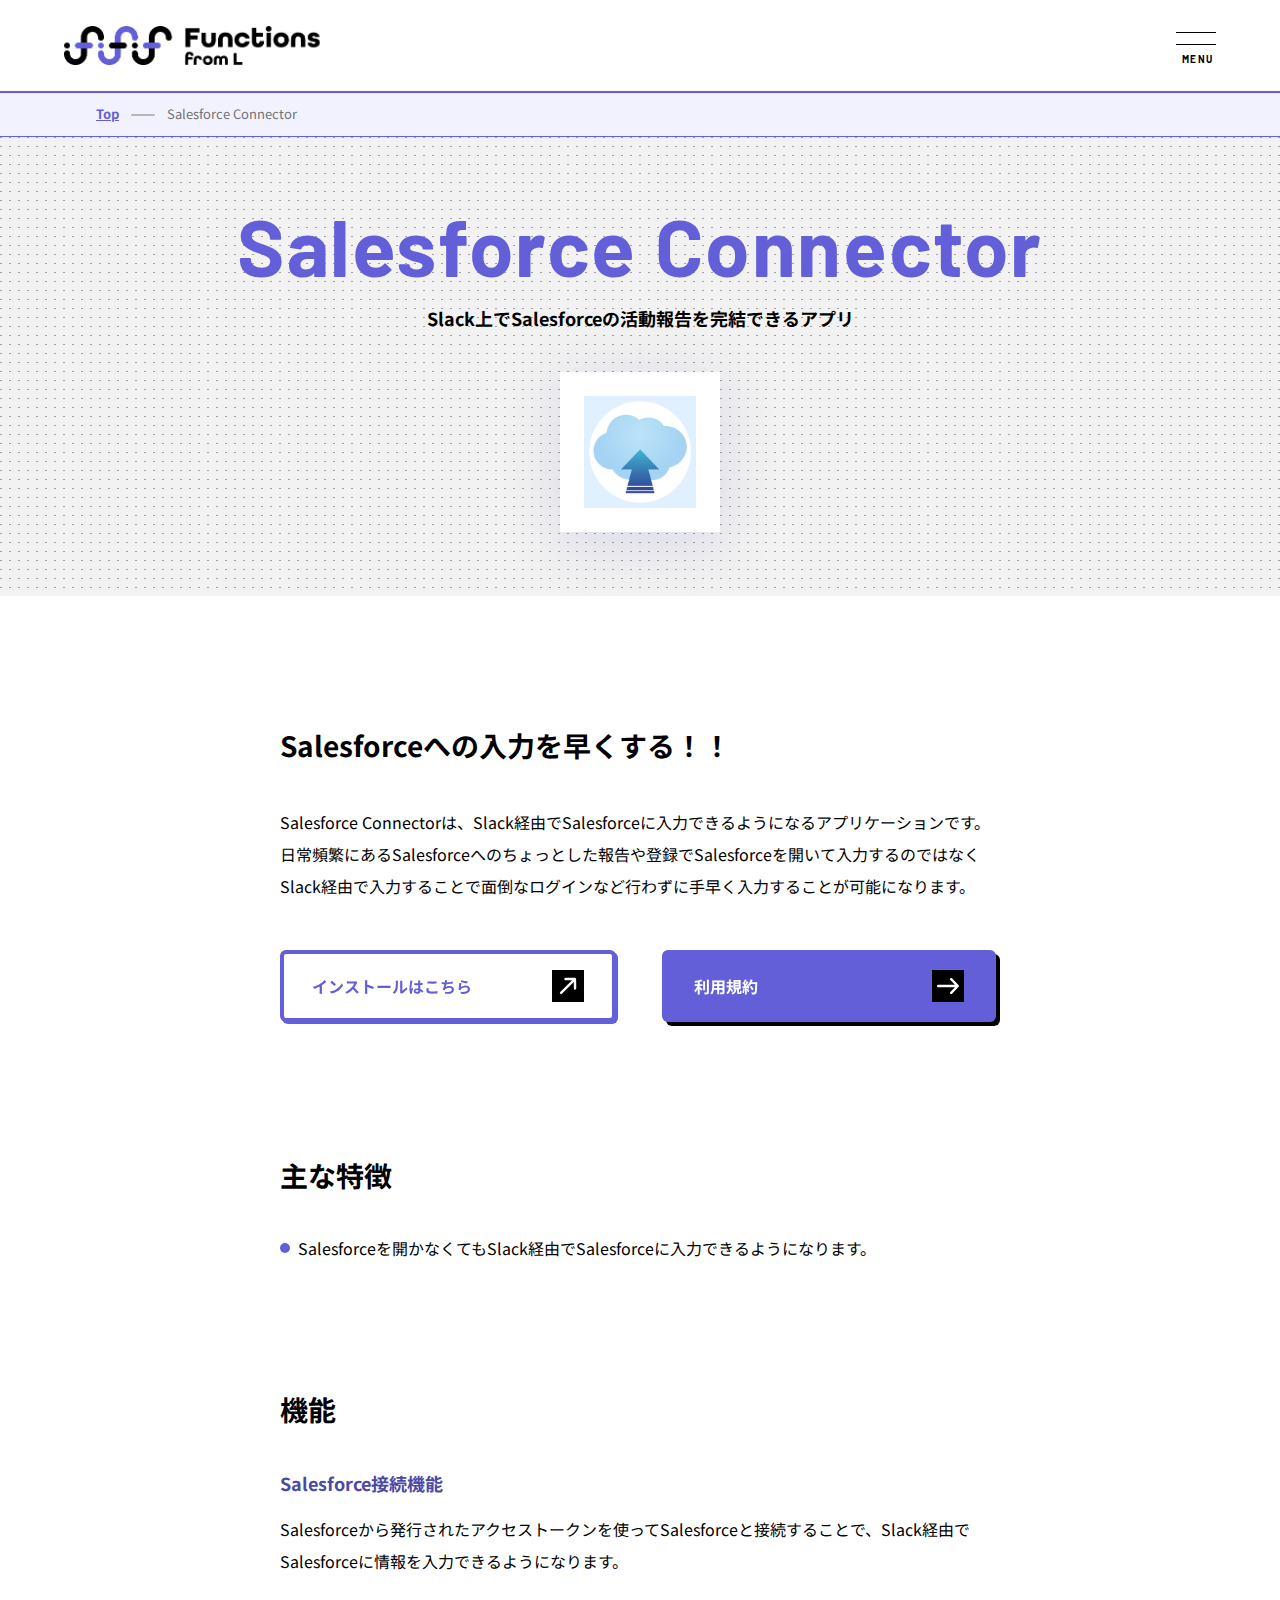
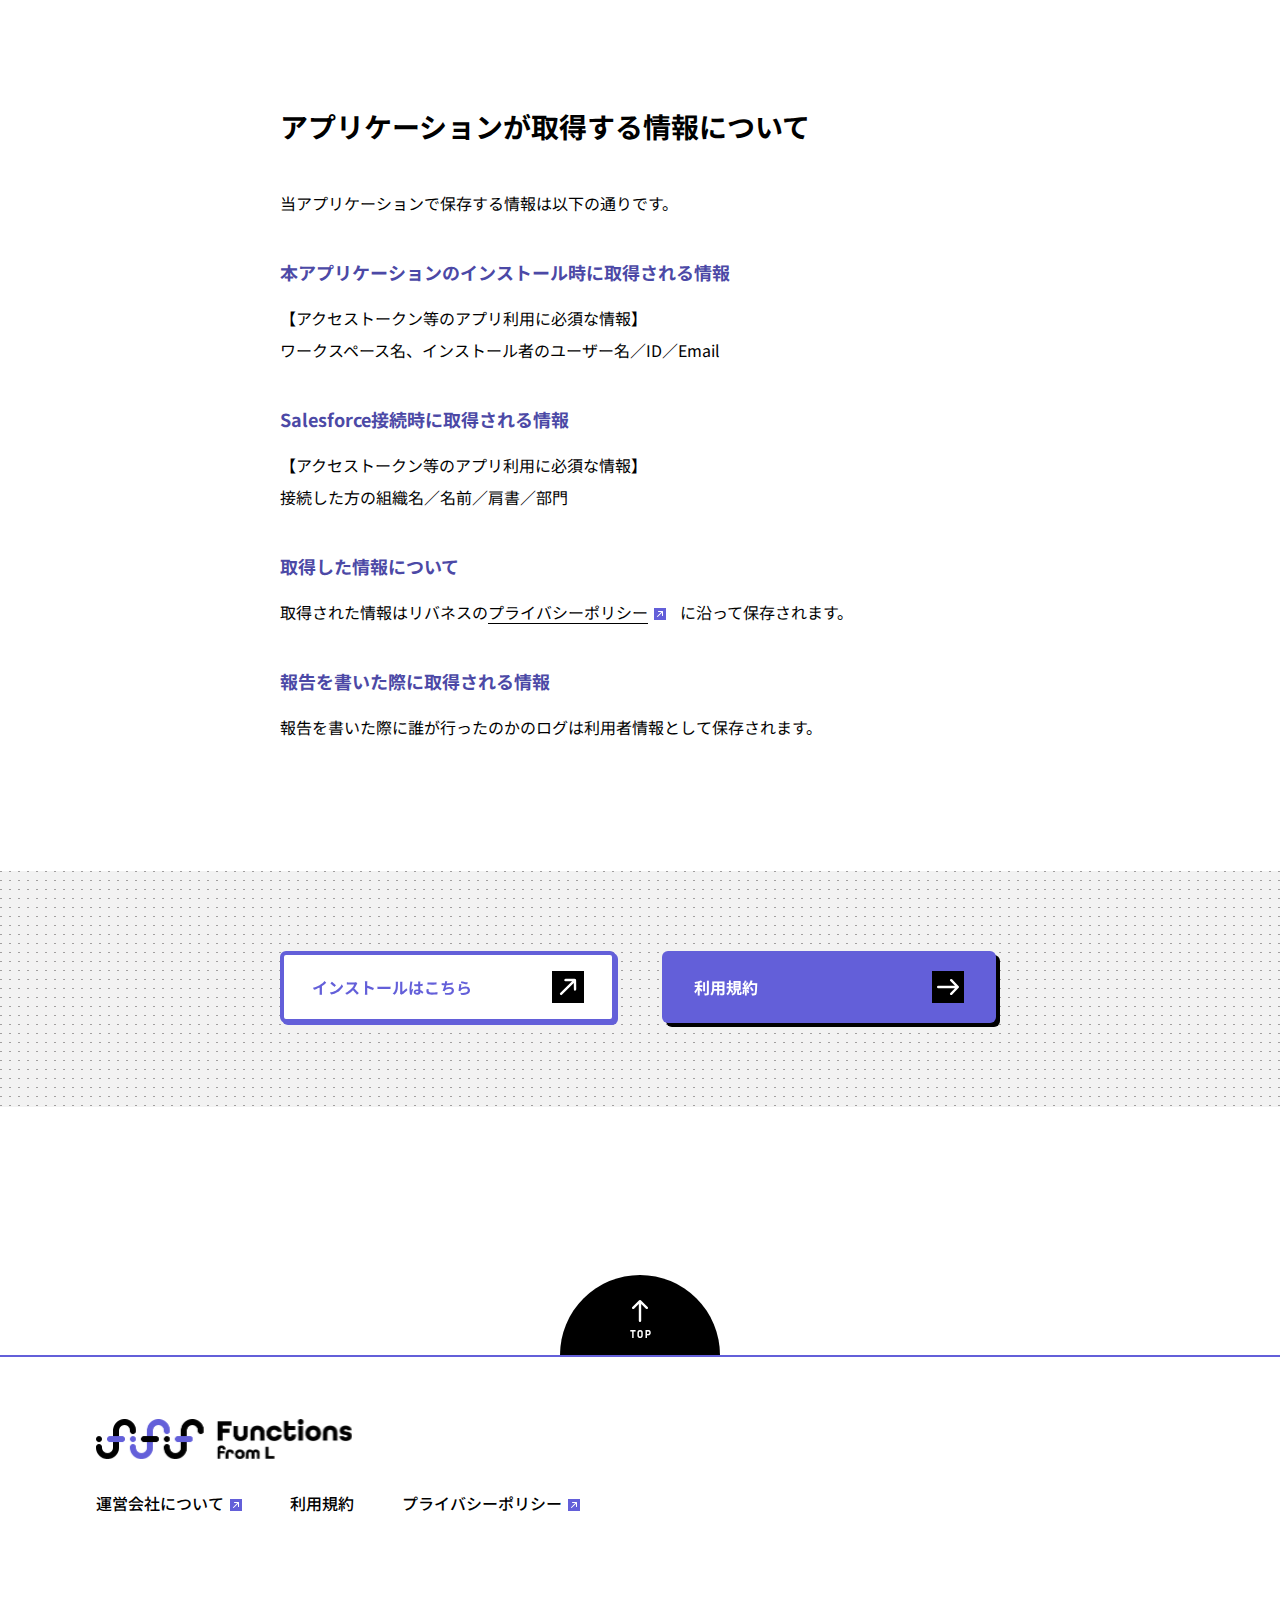
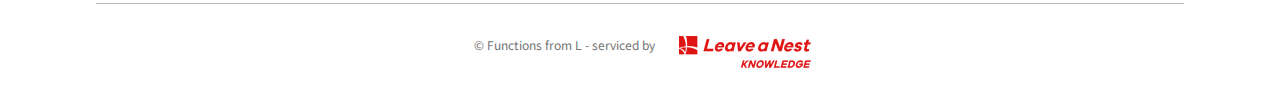
<file: products/salesforceconnector/index.html>
<!DOCTYPE html>
<html>

<head>
    <!-- Google Tag Manager -->
    <script>(function (w, d, s, l, i) {
            w[l] = w[l] || []; w[l].push({
                'gtm.start':
                    new Date().getTime(), event: 'gtm.js'
            }); var f = d.getElementsByTagName(s)[0],
                j = d.createElement(s), dl = l != 'dataLayer' ? '&l=' + l : ''; j.async = true; j.src =
                    'https://www.googletagmanager.com/gtm.js?id=' + i + dl; f.parentNode.insertBefore(j, f);
        })(window, document, 'script', 'dataLayer', 'GTM-PHMWZX5P');</script>
    <!-- End Google Tag Manager -->
    <!-- meta settings -->
    <meta charset="utf-8">
    <meta name="viewport" content="width=device-width">
    <meta name="format-detection" content="telephone=no">

    <!-- meta description -->
    <meta name="description" content="Salesforce Connector紹介｜プロダクト｜Functions from L">

    <!-- title -->
    <title>Salesforce Connector紹介｜プロダクト｜Salesforce Connector</title>

    <!-- ogp -->
    <meta property="og:locale" content="ja_JP">
    <meta property="og:type" content="article">
    <meta property="og:title" content="Salesforce Connector紹介｜プロダクト｜Functions from L">
    <meta property="og:url" content="https://functions.lne.st/products/salesforceconnector/">
    <meta property="og:image" content="https://functions.lne.st/img/ogp.png">
    <meta property="og:site_name" content="Functions from L">
    <meta property="og:description" content="Salesforce Connector紹介｜プロダクト｜Functions from L">
    <meta name="twitter:card" content="summary">

    <!-- favicon / apple-touch-icon -->
    <link rel="icon" href="/favicon.ico" sizes="any">
    <link rel="icon" href="/icon.svg" type="image/svg+xml">
    <link rel="apple-touch-icon" href="/apple-touch-icon.png">
    <link rel="manifest" href="/manifest.webmanifest">

    <!-- styles -->
    <link rel="stylesheet" href="/css/reset.css">
    <link rel="stylesheet" href="/css/plugin.css">
    <link rel="stylesheet" href="/css/base.css">
    <link rel="stylesheet" href="/css/module.css">

    <!-- fonts -->
    <link rel="preconnect" href="https://fonts.googleapis.com">
    <link rel="preconnect" href="https://fonts.gstatic.com" crossorigin>
    <link
        href="https://fonts.googleapis.com/css2?family=Barlow:wght@700&family=Noto+Sans+JP:wght@400;500;700&display=swap"
        rel="stylesheet">
</head>

<body>
    <!-- Google Tag Manager (noscript) -->
    <noscript>
        <iframe src="https://www.googletagmanager.com/ns.html?id=GTM-PHMWZX5P" height="0" width="0"
            style="display:none;visibility:hidden"></iframe>
    </noscript>
    <!-- End Google Tag Manager (noscript) -->
    <div class="l-wrapper">

        <header class="l-header">
            <div class="l-header__container">
                <p class="l-header__logo">
                    <a href="/" class="l-header__logo-link">
                        <img src="/img/common/logo_functions-from-l.png" alt="Functions from L">
                    </a>
                </p>

                <button type="button" class="l-header-menu-button js-menu-trigger">
                    <span class="l-header-menu-button__lines">
                        <span class="l-header-menu-button__line l-header-menu-button__line--top"></span>
                        <span class="l-header-menu-button__line l-header-menu-button__line--bottom"></span>
                    </span>
                    <span class="l-header-menu-button__txt l-header-menu-button__txt--open">MENU</span>
                    <span class="l-header-menu-button__txt l-header-menu-button__txt--close">CLOSE</span>
                </button>
                <!-- [/l-header-menu-button] -->

            </div>
        </header>
        <!-- [/l-header] -->

        <nav class="l-global-nav js-menu">
            <div class="l-global-nav__container">
                <ul class="l-global-nav__list">
                    <li class="l-global-nav__item">
                        <a href="/" class="l-global-nav__link">
                            <span class="l-global-nav__txt-en">Top</span>
                            <span class="l-global-nav__txt-ja">トップ</span>
                        </a>
                    </li>
                    <li class="l-global-nav__item">
                        <a href="/products/partyonslack/" class="l-global-nav__link">
                            <span class="l-global-nav__txt-en">Party on Slack</span>
                            <span class="l-global-nav__txt-ja">SlackでChatGPTと会話ができるアプリ</span>
                        </a>
                    </li>
                    <li class="l-global-nav__item">
                        <a href="/products/timeline/" class="l-global-nav__link">
                            <span class="l-global-nav__txt-en">TimeLine</span>
                            <span class="l-global-nav__txt-ja">チーム全体の動きを“小耳にはさめる”Slackアプリ</span>
                        </a>
                    </li>
                    <li class="l-global-nav__item">
                        <a href="/products/oyasumibot/" class="l-global-nav__link">
                            <span class="l-global-nav__txt-en">OYASUMI bot</span>
                            <span class="l-global-nav__txt-ja">通知なしで休暇を安心して過ごすためのSlackアプリ</span>
                        </a>
                    </li>
                    <li class="l-global-nav__item">
                        <a href="/products/tips/" class="l-global-nav__link">
                            <span class="l-global-nav__txt-en">TIPS</span>
                            <span class="l-global-nav__txt-ja">情報浸透のための高機能リマインダーSlackアプリ</span>
                        </a>
                    </li>
                    <li class="l-global-nav__item">
                        <a href="/products/yokoku/" class="l-global-nav__link">
                            <span class="l-global-nav__txt-en">YOKOKU</span>
                            <span class="l-global-nav__txt-ja">Slack上で提案機会を逃さないための“予告”アプリ</span>
                        </a>
                    </li>
                    <li class="l-global-nav__item is-current">
                        <a href="/products/salesforceconnector/" class="l-global-nav__link">
                            <span class="l-global-nav__txt-en">Salesforce Connector</span>
                            <span class="l-global-nav__txt-ja">Slack上でSalesforceの活動報告を完結できるアプリ</span>
                        </a>
                    </li>
                    <li class="l-global-nav__item">
                        <a href="/products/deepltranslator/" class="l-global-nav__link">
                            <span class="l-global-nav__txt-en">DeepL Translator</span>
                            <span class="l-global-nav__txt-ja">投稿したテキストをSlack上で翻訳できるアプリ</span>
                        </a>
                    </li>
                </ul>
            </div>
        </nav>
        <!-- [/l-global-nav] -->

        <div class="l-contents">

            <div class="l-breadcrumb sp-hide">
                <ul class="l-breadcrumb__list">
                    <li class="l-breadcrumb__item">
                        <a href="/" class="l-breadcrumb__txt">Top</a>
                    </li>
                    <!-- <li class="l-breadcrumb__item">
                    <a href="/products/" class="l-breadcrumb__txt">Products</a>
                </li> -->
                    <li class="l-breadcrumb__item">
                        <span class="l-breadcrumb__txt">Salesforce Connector</span>
                    </li>
                </ul>
            </div>
            <!-- [/l-breadcrumb] -->

            <section class="c-section-2">

                <div class="c-kv-2">
                    <div class="c-kv-2__inner">
                        <div class="c-kv-2__head">
                            <h1 class="c-ttl-1">
                                <span class="c-ttl-1__en">Salesforce Connector</span>
                                <span class="c-ttl-1__ja">Slack上でSalesforceの活動報告を<br class="pc-hide">完結できるアプリ</span>
                            </h1>
                            <div class="c-kv-2__img"><img src="/img/top/img_salesforce_connector.webp"
                                    alt="Salesforce Connector"></div>
                        </div>
                    </div>
                </div>
                <!-- [/c-kv-2] -->

                <div class="c-section-2__container">
                    <div class="c-section-2__cassette">

                        <section class="c-cassette-3">
                            <div class="c-cassette-3__inner">
                                <div class="c-cassette-3__txt">
                                    <div class="c-cassette-3__head">

                                        <h2 class="c-ttl-2">Salesforceへの入力を早くする！！</h2>
                                        <!-- [/c-ttl-2] -->
                                    </div>
                                </div>

                                <div class="c-cassette-3__txt">

                                    <p class="c-txt-1">
                                        Salesforce
                                        Connectorは、Slack経由でSalesforceに入力できるようになるアプリケーションです。日常頻繁にあるSalesforceへのちょっとした報告や登録でSalesforceを開いて入力するのではなくSlack経由で入力することで面倒なログインなど行わずに手早く入力することが可能になります。
                                    </p>
                                    <!-- [/c-txt-1] -->

                                </div>

                                <div class="c-cassette-3__btn">
                                    <div class="c-cassette-3__btn-wrap">
                                        <a href="https://ssconnectorfree.lne.st/slack/install" target="_blank"
                                            class="c-btn-2 btn-install-salesforceconnector">
                                            <div class="c-btn-2__inner">
                                                <span class="c-btn-2__txt">インストールはこちら</span>
                                                <span class="c-btn-2__arr-outer">
                                                    <span class="c-btn-2__arr">
                                                        <img src="/img/common/icon_arrow.svg" alt="→">
                                                    </span>
                                                </span>
                                            </div>
                                        </a>
                                        <!-- [/c-btn-2] -->
                                        <a href="/terms/" class="c-btn-1">
                                            <div class="c-btn-1__inner">
                                                <span class="c-btn-1__txt">利用規約</span>
                                                <span class="c-btn-1__arr-outer">
                                                    <span class="c-btn-1__arr">
                                                        <img src="/img/common/icon_arrow.svg" alt="→">
                                                    </span>
                                                </span>
                                            </div>
                                        </a>
                                        <!-- [/c-btn-1] -->
                                    </div>
                                </div>
                            </div>
                        </section>
                        <!-- [/c-cassette-3] -->

                        <section class="c-cassette-3">
                            <div class="c-cassette-3__inner">
                                <div class="c-cassette-3__head">

                                    <h2 class="c-ttl-2">主な特徴</h2>
                                    <!-- [/c-ttl-2] -->

                                </div>
                                <div class="c-cassette-3__txt">
                                    <ul class="c-list-4">
                                        <li>Salesforceを開かなくてもSlack経由でSalesforceに入力できるようになります。</li>
                                    </ul>
                                    <!-- [/c-list-4] -->

                                </div>
                            </div>
                        </section>
                        <!-- [/c-cassette-3] -->

                        <section class="c-cassette-3">
                            <div class="c-cassette-3__inner">
                                <div class="c-cassette-3__head">

                                    <h2 class="c-ttl-2">機能</h2>
                                    <!-- [/c-ttl-2] -->

                                </div>

                                <div class="c-cassette-3__txt">
                                    <h3 class="c-ttl-5">Salesforce接続機能</h3>
                                    <p class="c-txt-1">
                                        Salesforceから発行されたアクセストークンを使ってSalesforceと接続することで、Slack経由でSalesforceに情報を入力できるようになります。
                                    </p>
                                </div>

                            </div>
                        </section>
                        <!-- [/c-cassette-3] -->

                        <section class="c-cassette-3">
                            <div class="c-cassette-3__inner">
                                <div class="c-cassette-3__head">

                                    <h2 class="c-ttl-2">アプリケーションが取得する情報について</h2>
                                    <!-- [/c-ttl-2] -->

                                </div>

                                <div class="c-cassette-3__txt">
                                    <p class="c-txt-1">当アプリケーションで保存する情報は以下の通りです。</p>
                                    <h3 class="c-ttl-5">本アプリケーションのインストール時に取得される情報</h3>
                                    <p class="c-txt-1">
                                        【アクセストークン等のアプリ利用に必須な情報】<br>
                                        ワークスペース名、インストール者のユーザー名／ID／Email
                                    </p>
                                    <h3 class="c-ttl-5">Salesforce接続時に取得される情報</h3>
                                    <p class="c-txt-1">
                                        【アクセストークン等のアプリ利用に必須な情報】<br>
                                        接続した方の組織名／名前／肩書／部門
                                    </p>
                                    <h3 class="c-ttl-5">取得した情報について</h3>
                                    <p class="c-txt-1">取得された情報はリバネスの<a href="https://lne.st/privacy/" target="_blank"
                                            class="c-txt-1__link c-txt-1__link--blank">プライバシーポリシ<span
                                                class="link-blank">ー</span></a>に沿って保存されます。</p>
                                    <h3 class="c-ttl-5">報告を書いた際に取得される情報</h3>
                                    <p class="c-txt-1">報告を書いた際に誰が行ったのかのログは利用者情報として保存されます。</p>
                                </div>

                            </div>
                        </section>
                        <!-- [/c-cassette-3] -->

                    </div>
                </div>

                <div class="c-block-2">
                    <div class="c-block-2__inner">
                        <div class="c-cassette-3">
                            <div class="c-cassette-3__inner">
                                <div class="c-cassette-3__btn">
                                    <div class="c-cassette-3__btn-wrap">
                                        <a href="https://ssconnectorfree.lne.st/slack/install" target="_blank"
                                            class="c-btn-2 btn-install-salesforceconnector">
                                            <div class="c-btn-2__inner">
                                                <span class="c-btn-2__txt">インストールはこちら</span>
                                                <span class="c-btn-2__arr-outer">
                                                    <span class="c-btn-2__arr">
                                                        <img src="/img/common/icon_arrow.svg" alt="→">
                                                    </span>
                                                </span>
                                            </div>
                                        </a>
                                        <!-- [/c-btn-2] -->
                                        <a href="/terms/" class="c-btn-1">
                                            <div class="c-btn-1__inner">
                                                <span class="c-btn-1__txt">利用規約</span>
                                                <span class="c-btn-1__arr-outer">
                                                    <span class="c-btn-1__arr">
                                                        <img src="/img/common/icon_arrow.svg" alt="→">
                                                    </span>
                                                </span>
                                            </div>
                                        </a>
                                        <!-- [/c-btn-1] -->
                                    </div>
                                </div>
                            </div>
                        </div>
                        <!-- [/c-cassette-3] -->
                    </div>
                </div>
                <!-- [/c-block-2] -->

            </section>
            <!-- [/c-section-2] -->

        </div>
        <!-- [/l-contents] -->

        <div class="l-footer-pagetop">
            <a href="#" class="l-footer-pagetop__link">
                <span class="l-footer-pagetop__txt">TOP</span>
            </a>
        </div>
        <!-- [/l-footer-pagetop] -->

        <footer class="l-footer">
            <div class="l-footer__container">
                <p class="l-footer__logo">
                    <a href="/" class="l-footer__logo-link">
                        <img src="/img/common/logo_functions-from-l.png" alt="Functions from L">
                    </a>
                </p>

                <nav class="l-footer-nav">
                    <ul class="l-footer-nav__list">
                        <li class="l-footer-nav__item">
                            <a href="https://k.lne.st/" target="_blank" class="l-footer-nav__link">運営会社につい<span
                                    class="link-blank">て</span></a>
                        </li>
                        <li class="l-footer-nav__item">
                            <a href="/terms/" class="l-footer-nav__link">利用規約</a>
                        </li>
                        <li class="l-footer-nav__item">
                            <a href="https://k.lne.st/privacy/" target="_blank"
                                class="l-footer-nav__link">プライバシーポリシ<span class="link-blank">ー</span></a>
                        </li>
                    </ul>
                </nav>
                <!-- [/l-footer-nav] -->

                <div class="l-footer-lower">
                    <div class="l-footer-lower__copyright">
                        <small class="l-footer-lower__copyright-txt">&copy; Functions from L - serviced by</small>
                    </div>
                    <p class="l-footer-lower__logo">
                        <a href="https://k.lne.st/" target="_blank" class="l-footer-lower__logo-link">
                            <img src="/img/common/logo_leave-a-nest.png" alt="Leave a Nest KNOWLEDGE">
                        </a>
                    </p>
                </div>
                <!-- [/l-footer-lower] -->

            </div>
        </footer>
        <!-- [/l-footer] -->

    </div>
    <!-- [/l-wrapper] -->

    <!-- scripts -->
    <script src="/js/lib/lib.js"></script>
    <script src="/js/common.js"></script>
</body>

</html>
</file>
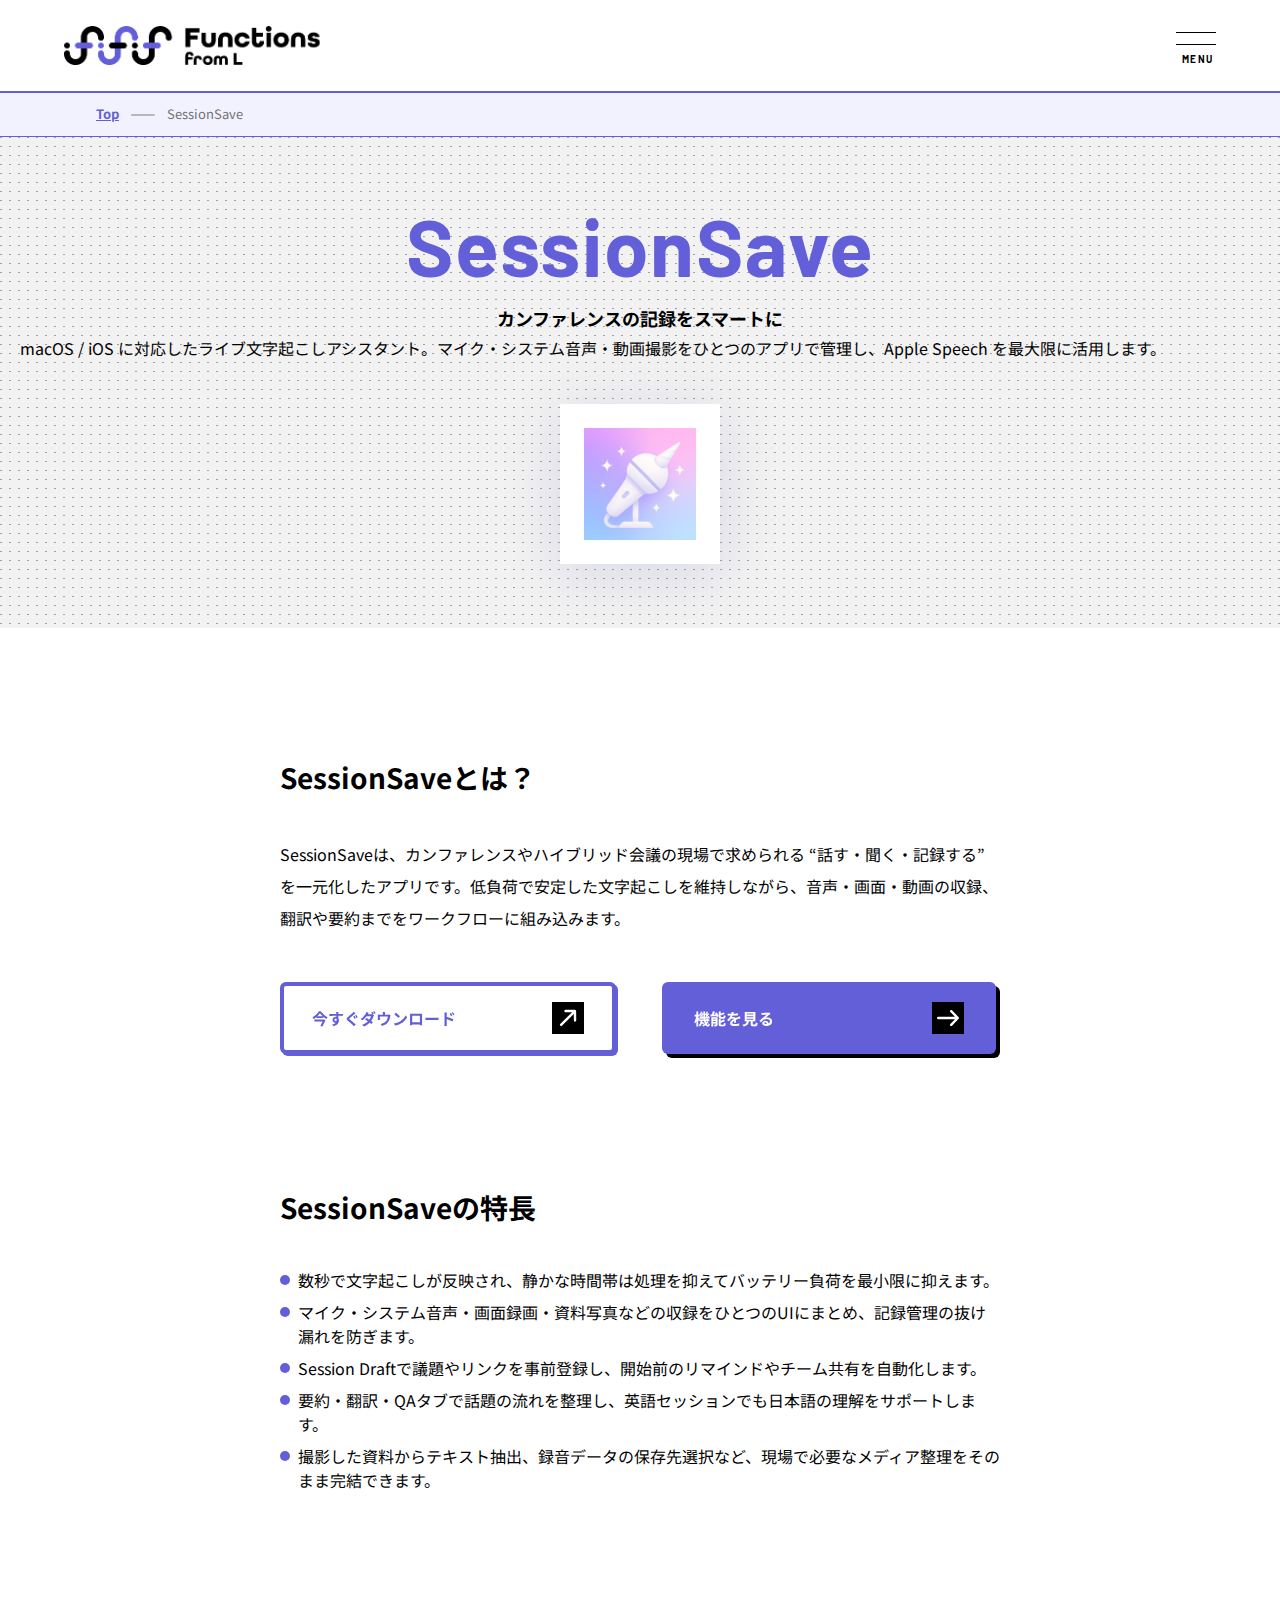
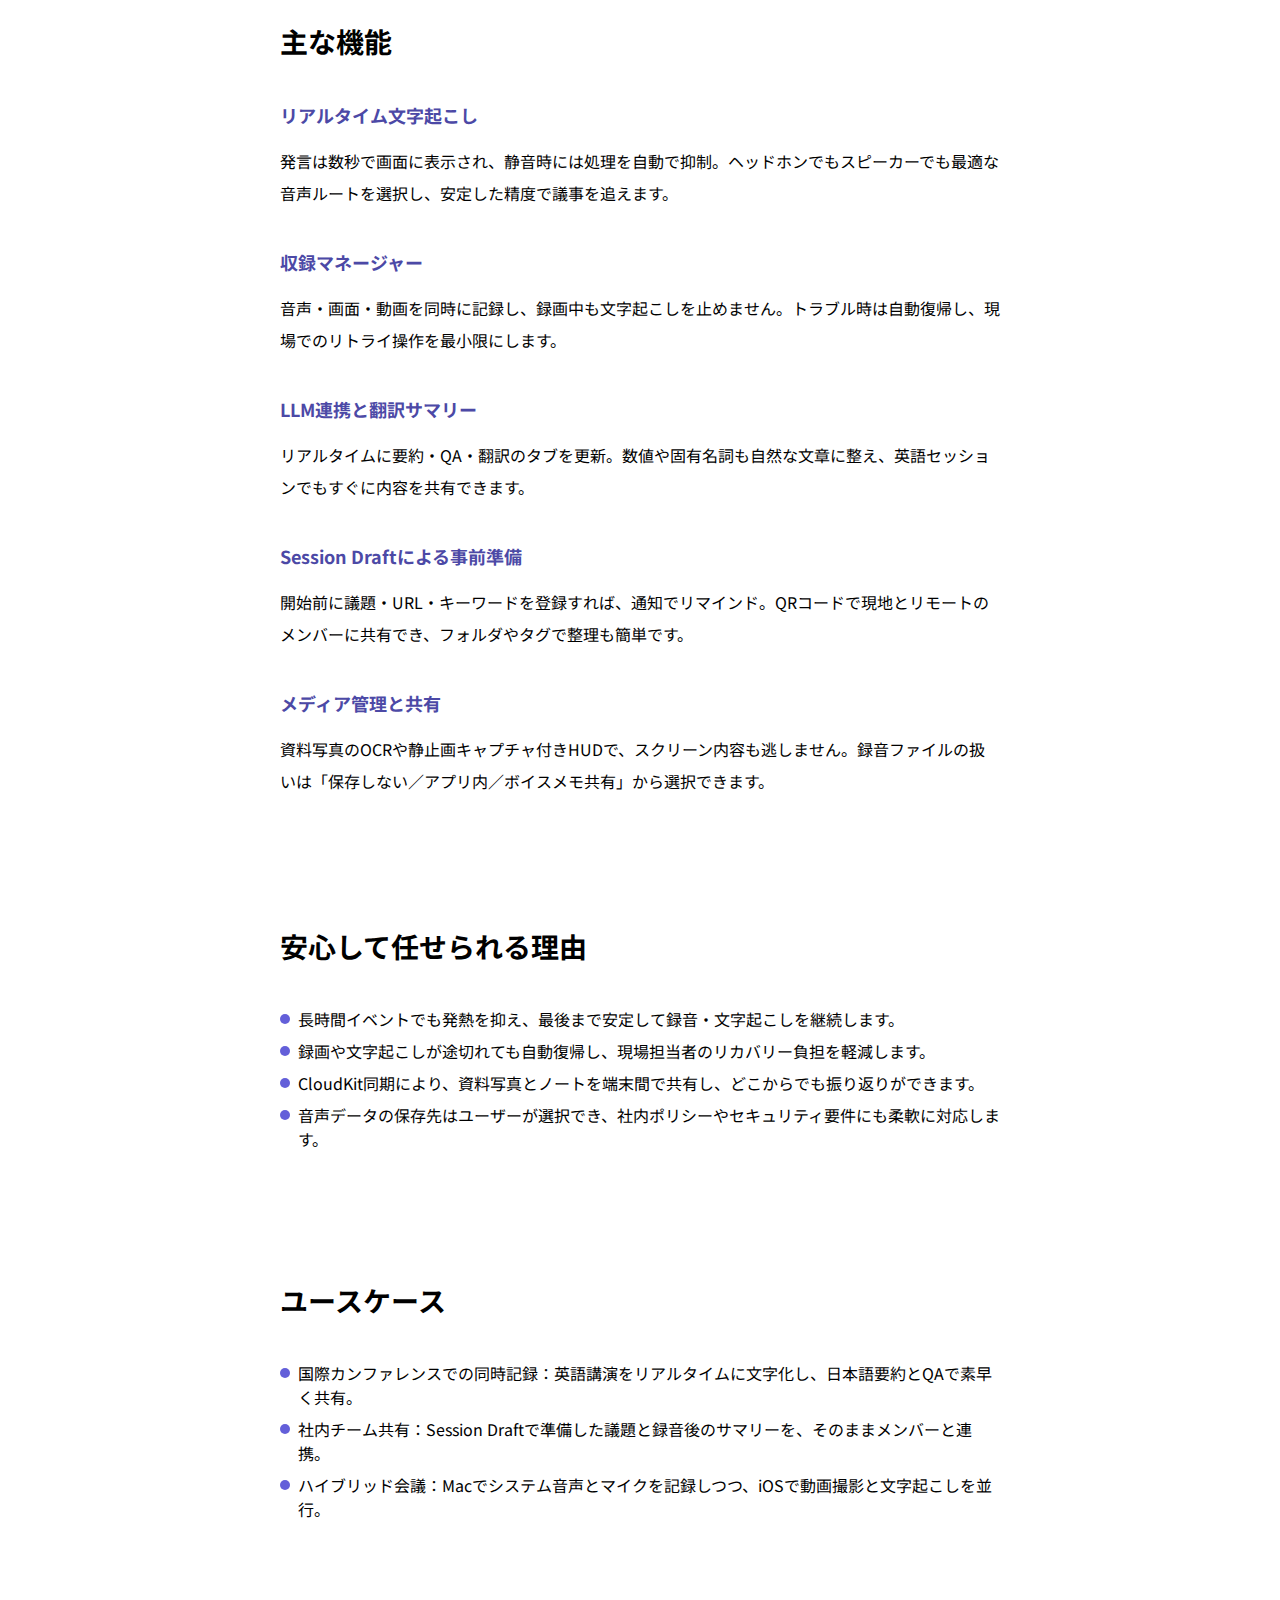
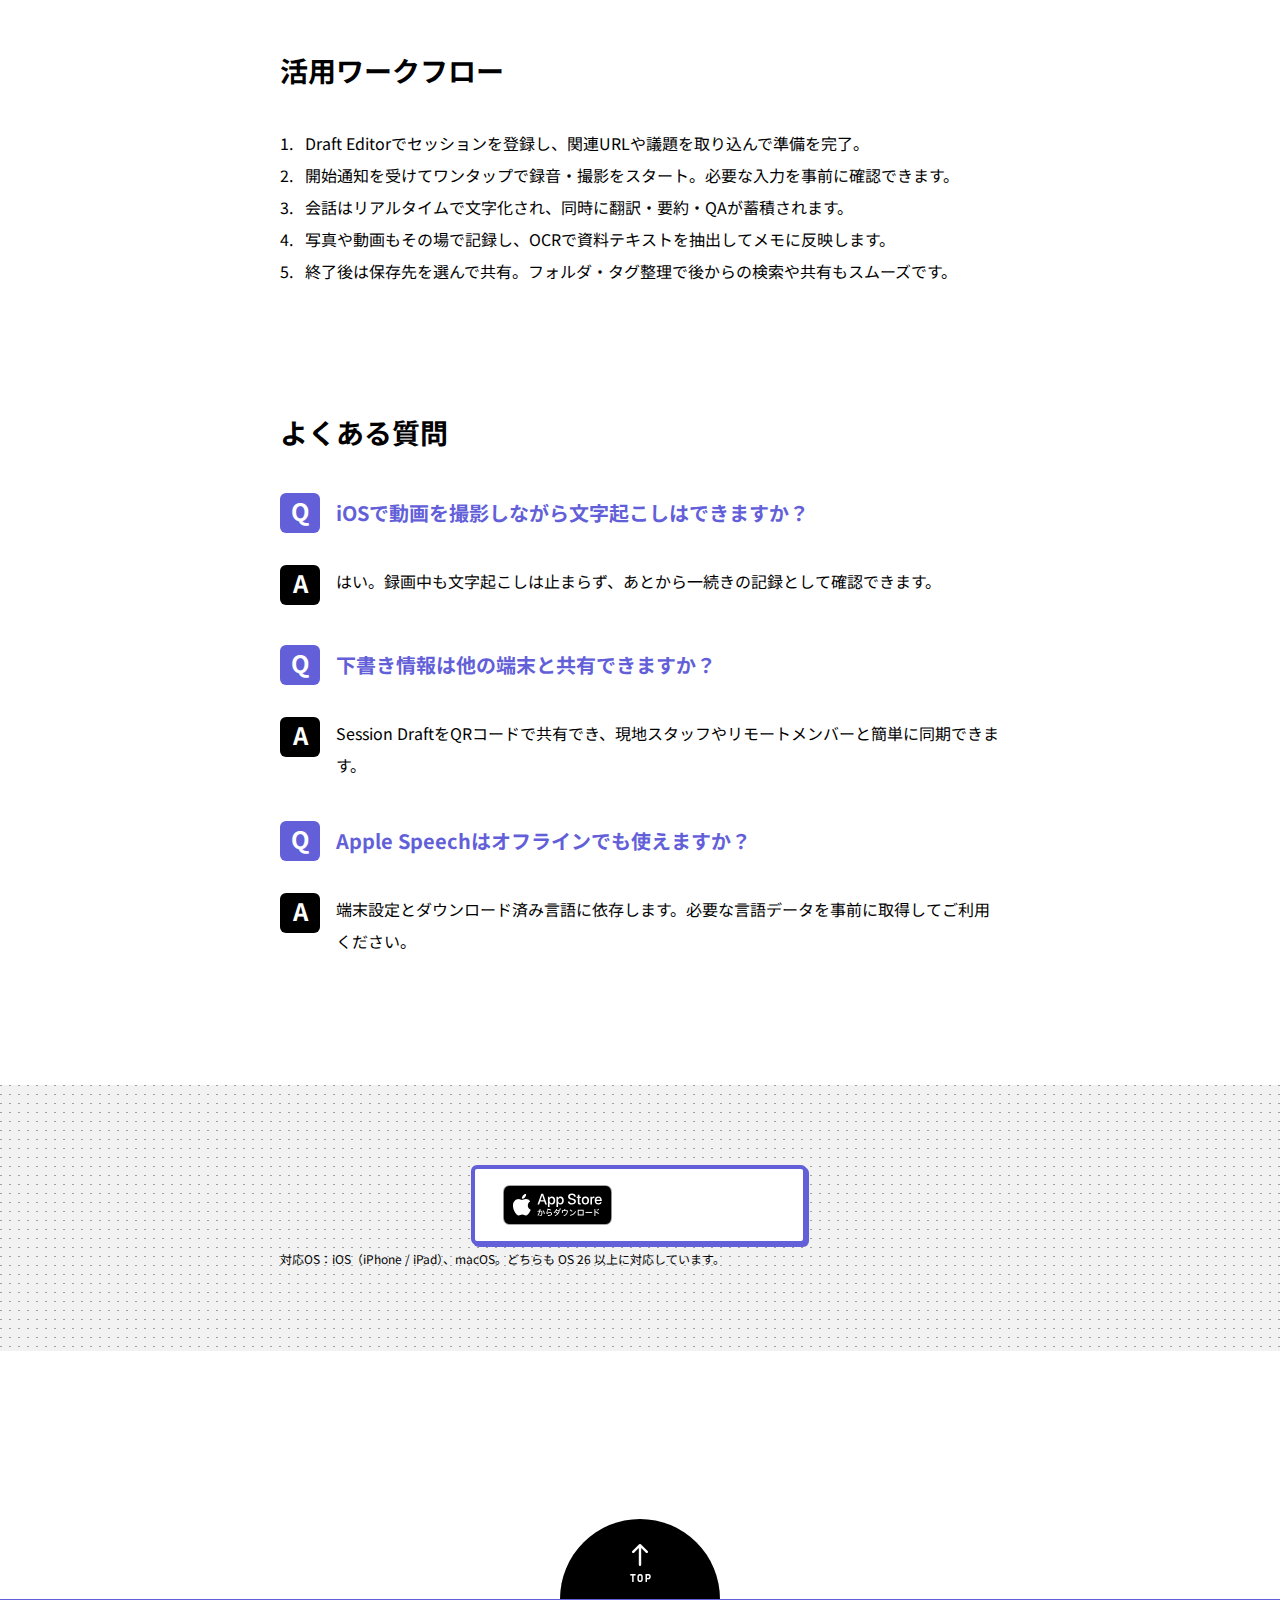
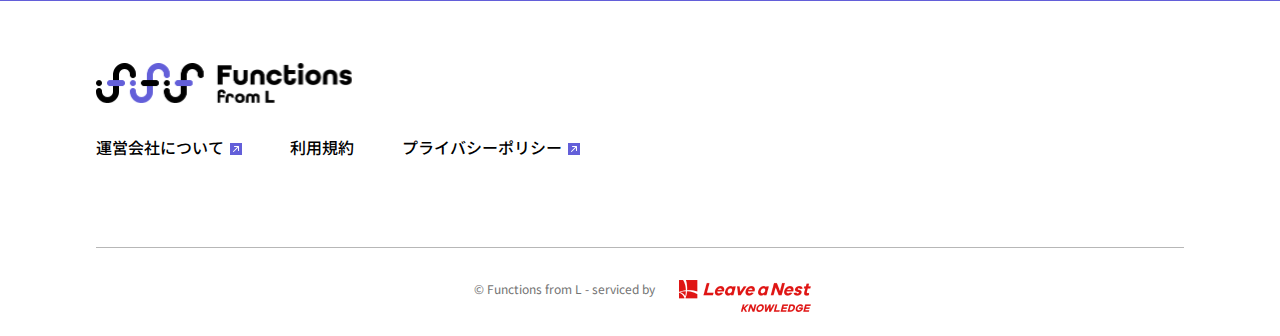
<file: products/SessionSave/index.html>
<!DOCTYPE html>
<html>
<head>
<!-- meta settings -->
<meta charset="utf-8">
<meta name="viewport" content="width=device-width">
<meta name="format-detection" content="telephone=no">

<!-- meta description -->
<meta name="description" content="SessionSave紹介｜プロダクト｜Functions from L">

<!-- title -->
<title>SessionSave紹介｜プロダクト｜Functions from L</title>

<!-- ogp -->
<meta property="og:locale" content="ja_JP">
<meta property="og:type" content="article">
<meta property="og:title" content="SessionSave紹介｜プロダクト｜Functions from L">
<meta property="og:url" content="https://functions.lne.st/products/SessionSave/">
<meta property="og:image" content="https://functions.lne.st/img/ogp.png">
<meta property="og:site_name" content="Functions from L">
<meta property="og:description" content="SessionSave紹介｜プロダクト｜Functions from L">
<meta name="twitter:card" content="summary">

<!-- favicon / apple-touch-icon -->
<link rel="icon" href="/favicon.ico" sizes="any">
<link rel="icon" href="/icon.svg" type="image/svg+xml">
<link rel="apple-touch-icon" href="/apple-touch-icon.png">
<link rel="manifest" href="/manifest.webmanifest">

<!-- styles -->
<link rel="stylesheet" href="/css/reset.css">
<link rel="stylesheet" href="/css/plugin.css">
<link rel="stylesheet" href="/css/base.css">
<link rel="stylesheet" href="/css/module.css">

<!-- fonts -->
<link rel="preconnect" href="https://fonts.googleapis.com">
<link rel="preconnect" href="https://fonts.gstatic.com" crossorigin>
<link href="https://fonts.googleapis.com/css2?family=Barlow:wght@700&family=Noto+Sans+JP:wght@400;500;700&display=swap" rel="stylesheet">
</head>
<body>

<div class="l-wrapper">

    <header class="l-header">
        <div class="l-header__container">
            <p class="l-header__logo">
                <a href="/" class="l-header__logo-link">
                    <img src="/img/common/logo_functions-from-l.png" alt="Functions from L">
                </a>
            </p>

            <button type="button" class="l-header-menu-button js-menu-trigger">
                <span class="l-header-menu-button__lines">
                    <span class="l-header-menu-button__line l-header-menu-button__line--top"></span>
                    <span class="l-header-menu-button__line l-header-menu-button__line--bottom"></span>
                </span>
                <span class="l-header-menu-button__txt l-header-menu-button__txt--open">MENU</span>
                <span class="l-header-menu-button__txt l-header-menu-button__txt--close">CLOSE</span>
            </button>
            <!-- [/l-header-menu-button] -->

        </div>
    </header>
    <!-- [/l-header] -->

    <nav class="l-global-nav js-menu">
        <div class="l-global-nav__container">
            <ul class="l-global-nav__list">
                <li class="l-global-nav__item">
                    <a href="/" class="l-global-nav__link">
                        <span class="l-global-nav__txt-en">Top</span>
                        <span class="l-global-nav__txt-ja">トップ</span>
                    </a>
                </li>
                <li class="l-global-nav__item is-current">
                    <a href="/products/SessionSave/" class="l-global-nav__link">
                        <span class="l-global-nav__txt-en">SessionSave</span>
                        <span class="l-global-nav__txt-ja">ライブ文字起こし＆収録アシスタント</span>
                    </a>
                </li>
                <li class="l-global-nav__item">
                    <a href="/products/partyonslack/" class="l-global-nav__link">
                        <span class="l-global-nav__txt-en">Party on Slack</span>
                        <span class="l-global-nav__txt-ja">SlackでChatGPTと会話ができるアプリ</span>
                    </a>
                </li>
                <li class="l-global-nav__item">
                    <a href="/products/timeline/" class="l-global-nav__link">
                        <span class="l-global-nav__txt-en">TimeLine</span>
                        <span class="l-global-nav__txt-ja">チーム全体の動きを“小耳にはさめる”Slackアプリ</span>
                    </a>
                </li>
                <li class="l-global-nav__item">
                    <a href="/products/tasukaru/" class="l-global-nav__link">
                        <span class="l-global-nav__txt-en">TASUKARU -TaskAll-</span>
                        <span class="l-global-nav__txt-ja">Slack上でタスク管理を完結できるアプリ</span>
                    </a>
                </li>
                <li class="l-global-nav__item">
                    <a href="/products/oyasumibot/" class="l-global-nav__link">
                        <span class="l-global-nav__txt-en">OYASUMI bot</span>
                        <span class="l-global-nav__txt-ja">通知なしで休暇を安心して過ごすためのSlackアプリ</span>
                    </a>
                </li>
                <li class="l-global-nav__item">
                    <a href="/products/tips/" class="l-global-nav__link">
                        <span class="l-global-nav__txt-en">TIPS</span>
                        <span class="l-global-nav__txt-ja">情報浸透のための高機能リマインダーSlackアプリ</span>
                    </a>
                </li>
                <li class="l-global-nav__item">
                    <a href="/products/yokoku/" class="l-global-nav__link">
                        <span class="l-global-nav__txt-en">YOKOKU</span>
                        <span class="l-global-nav__txt-ja">Slack上で提案機会を逃さないための“予告”アプリ</span>
                    </a>
                </li>
                <li class="l-global-nav__item">
                    <a href="/products/salesforceconnector/" class="l-global-nav__link">
                        <span class="l-global-nav__txt-en">Salesforce Connector</span>
                        <span class="l-global-nav__txt-ja">Slack上でSalesforceの活動報告を完結できるアプリ</span>
                    </a>
                </li>
                <li class="l-global-nav__item">
                    <a href="/products/deepltranslator/" class="l-global-nav__link">
                        <span class="l-global-nav__txt-en">DeepL Translator</span>
                        <span class="l-global-nav__txt-ja">投稿したテキストをSlack上で翻訳できるアプリ</span>
                    </a>
                </li>
            </ul>
        </div>
    </nav>
    <!-- [/l-global-nav] -->

    <div class="l-contents">

        <div class="l-breadcrumb sp-hide">
            <ul class="l-breadcrumb__list">
                <li class="l-breadcrumb__item">
                    <a href="/" class="l-breadcrumb__txt">Top</a>
                </li>
                <li class="l-breadcrumb__item">
                    <span class="l-breadcrumb__txt">SessionSave</span>
                </li>
            </ul>
        </div>
        <!-- [/l-breadcrumb] -->

        <section class="c-section-2">

            <div class="c-kv-2">
                <div class="c-kv-2__inner">
                    <div class="c-kv-2__head">
                        <h1 class="c-ttl-1">
                            <span class="c-ttl-1__en">SessionSave</span>
                            <span class="c-ttl-1__ja">カンファレンスの記録をスマートに</span>
                        </h1>
                        <p class="c-txt-1 c-kv-2__lead">macOS / iOS に対応したライブ文字起こしアシスタント。マイク・システム音声・動画撮影をひとつのアプリで管理し、Apple Speech を最大限に活用します。</p>
                    </div>
                    <div class="c-kv-2__img">
                        <img src="/img/products/img_sessionsave_kv.png" alt="SessionSave">
                    </div>
                </div>
            </div>
            <!-- [/c-kv-2] -->

            <div class="c-section-2__container">
                <div class="c-section-2__cassette">

                    <section class="c-cassette-3">
                        <div class="c-cassette-3__inner">
                            <div class="c-cassette-3__head">
                                <h2 class="c-ttl-2">SessionSaveとは？</h2>
                                <!-- [/c-ttl-2] -->
                            </div>
                            <div class="c-cassette-3__txt">
                                <p class="c-txt-1">SessionSaveは、カンファレンスやハイブリッド会議の現場で求められる “話す・聞く・記録する” を一元化したアプリです。低負荷で安定した文字起こしを維持しながら、音声・画面・動画の収録、翻訳や要約までをワークフローに組み込みます。</p>
                            </div>
                            <div class="c-cassette-3__btn">
                                <div class="c-cassette-3__btn-wrap">
                                    <a href="https://apps.apple.com/jp/app/sessionsave/id6751438786" target="_blank" class="c-btn-2">
                                        <div class="c-btn-2__inner">
                                            <span class="c-btn-2__txt">今すぐダウンロード</span>
                                            <span class="c-btn-2__arr-outer">
                                                <span class="c-btn-2__arr">
                                                    <img src="/img/common/icon_arrow.svg" alt="→">
                                                </span>
                                            </span>
                                        </div>
                                    </a>
                                    <!-- [/c-btn-2] -->
                                    <a href="#features" class="c-btn-1">
                                        <div class="c-btn-1__inner">
                                            <span class="c-btn-1__txt">機能を見る</span>
                                            <span class="c-btn-1__arr-outer">
                                                <span class="c-btn-1__arr">
                                                    <img src="/img/common/icon_arrow.svg" alt="→">
                                                </span>
                                            </span>
                                        </div>
                                    </a>
                                    <!-- [/c-btn-1] -->
                                </div>
                            </div>
                        </div>
                    </section>
                    <!-- [/c-cassette-3] -->

                    <section class="c-cassette-3">
                        <div class="c-cassette-3__inner">
                            <div class="c-cassette-3__head">
                                <h2 class="c-ttl-2">SessionSaveの特長</h2>
                                <!-- [/c-ttl-2] -->
                            </div>
                            <div class="c-cassette-3__txt">
                                <ul class="c-list-4">
                                    <li>数秒で文字起こしが反映され、静かな時間帯は処理を抑えてバッテリー負荷を最小限に抑えます。</li>
                                    <li>マイク・システム音声・画面録画・資料写真などの収録をひとつのUIにまとめ、記録管理の抜け漏れを防ぎます。</li>
                                    <li>Session Draftで議題やリンクを事前登録し、開始前のリマインドやチーム共有を自動化します。</li>
                                    <li>要約・翻訳・QAタブで話題の流れを整理し、英語セッションでも日本語の理解をサポートします。</li>
                                    <li>撮影した資料からテキスト抽出、録音データの保存先選択など、現場で必要なメディア整理をそのまま完結できます。</li>
                                </ul>
                                <!-- [/c-list-4] -->
                            </div>
                        </div>
                    </section>
                    <!-- [/c-cassette-3] -->

                    <section class="c-cassette-3" id="features">
                        <div class="c-cassette-3__inner">
                            <div class="c-cassette-3__head">
                                <h2 class="c-ttl-2">主な機能</h2>
                                <!-- [/c-ttl-2] -->
                            </div>
                            <div class="c-cassette-3__txt">
                                <h3 class="c-ttl-5">リアルタイム文字起こし</h3>
                                <p class="c-txt-1">発言は数秒で画面に表示され、静音時には処理を自動で抑制。ヘッドホンでもスピーカーでも最適な音声ルートを選択し、安定した精度で議事を追えます。</p>
                                <h3 class="c-ttl-5">収録マネージャー</h3>
                                <p class="c-txt-1">音声・画面・動画を同時に記録し、録画中も文字起こしを止めません。トラブル時は自動復帰し、現場でのリトライ操作を最小限にします。</p>
                                <h3 class="c-ttl-5">LLM連携と翻訳サマリー</h3>
                                <p class="c-txt-1">リアルタイムに要約・QA・翻訳のタブを更新。数値や固有名詞も自然な文章に整え、英語セッションでもすぐに内容を共有できます。</p>
                                <h3 class="c-ttl-5">Session Draftによる事前準備</h3>
                                <p class="c-txt-1">開始前に議題・URL・キーワードを登録すれば、通知でリマインド。QRコードで現地とリモートのメンバーに共有でき、フォルダやタグで整理も簡単です。</p>
                                <h3 class="c-ttl-5">メディア管理と共有</h3>
                                <p class="c-txt-1">資料写真のOCRや静止画キャプチャ付きHUDで、スクリーン内容も逃しません。録音ファイルの扱いは「保存しない／アプリ内／ボイスメモ共有」から選択できます。</p>
                            </div>
                        </div>
                    </section>
                    <!-- [/c-cassette-3] -->

                    <section class="c-cassette-3">
                        <div class="c-cassette-3__inner">
                            <div class="c-cassette-3__head">
                                <h2 class="c-ttl-2">安心して任せられる理由</h2>
                                <!-- [/c-ttl-2] -->
                            </div>
                            <div class="c-cassette-3__txt">
                                <ul class="c-list-4">
                                    <li>長時間イベントでも発熱を抑え、最後まで安定して録音・文字起こしを継続します。</li>
                                    <li>録画や文字起こしが途切れても自動復帰し、現場担当者のリカバリー負担を軽減します。</li>
                                    <li>CloudKit同期により、資料写真とノートを端末間で共有し、どこからでも振り返りができます。</li>
                                    <li>音声データの保存先はユーザーが選択でき、社内ポリシーやセキュリティ要件にも柔軟に対応します。</li>
                                </ul>
                                <!-- [/c-list-4] -->
                            </div>
                        </div>
                    </section>
                    <!-- [/c-cassette-3] -->

                    <section class="c-cassette-3">
                        <div class="c-cassette-3__inner">
                            <div class="c-cassette-3__head">
                                <h2 class="c-ttl-2">ユースケース</h2>
                                <!-- [/c-ttl-2] -->
                            </div>
                            <div class="c-cassette-3__txt">
                                <ul class="c-list-4">
                                    <li>国際カンファレンスでの同時記録：英語講演をリアルタイムに文字化し、日本語要約とQAで素早く共有。</li>
                                    <li>社内チーム共有：Session Draftで準備した議題と録音後のサマリーを、そのままメンバーと連携。</li>
                                    <li>ハイブリッド会議：Macでシステム音声とマイクを記録しつつ、iOSで動画撮影と文字起こしを並行。</li>
                                </ul>
                                <!-- [/c-list-4] -->
                            </div>
                        </div>
                    </section>
                    <!-- [/c-cassette-3] -->

                    <section class="c-cassette-3">
                        <div class="c-cassette-3__inner">
                            <div class="c-cassette-3__head">
                                <h2 class="c-ttl-2">活用ワークフロー</h2>
                                <!-- [/c-ttl-2] -->
                            </div>
                            <div class="c-cassette-3__txt">
                                <ol class="c-list-6">
                                    <li>Draft Editorでセッションを登録し、関連URLや議題を取り込んで準備を完了。</li>
                                    <li>開始通知を受けてワンタップで録音・撮影をスタート。必要な入力を事前に確認できます。</li>
                                    <li>会話はリアルタイムで文字化され、同時に翻訳・要約・QAが蓄積されます。</li>
                                    <li>写真や動画もその場で記録し、OCRで資料テキストを抽出してメモに反映します。</li>
                                    <li>終了後は保存先を選んで共有。フォルダ・タグ整理で後からの検索や共有もスムーズです。</li>
                                </ol>
                                <!-- [/c-list-6] -->
                            </div>
                        </div>
                    </section>
                    <!-- [/c-cassette-3] -->

                    <section class="c-cassette-3">
                        <div class="c-cassette-3__inner">
                            <div class="c-cassette-3__head">
                                <h2 class="c-ttl-2">よくある質問</h2>
                                <!-- [/c-ttl-2] -->
                            </div>
                            <div class="c-cassette-3__txt">
                                <dl class="c-list-3">
                                    <dt class="c-list-3__dt">iOSで動画を撮影しながら文字起こしはできますか？</dt>
                                    <dd class="c-list-3__dd">はい。録画中も文字起こしは止まらず、あとから一続きの記録として確認できます。</dd>
                                    <dt class="c-list-3__dt">下書き情報は他の端末と共有できますか？</dt>
                                    <dd class="c-list-3__dd">Session DraftをQRコードで共有でき、現地スタッフやリモートメンバーと簡単に同期できます。</dd>
                                    <dt class="c-list-3__dt">Apple Speechはオフラインでも使えますか？</dt>
                                    <dd class="c-list-3__dd">端末設定とダウンロード済み言語に依存します。必要な言語データを事前に取得してご利用ください。</dd>
                                </dl>
                                <!-- [/c-list-3] -->
                            </div>
                        </div>
                    </section>
                    <!-- [/c-cassette-3] -->

                </div>
            </div>

            <div class="c-block-2">
                <div class="c-block-2__inner">
                    <div class="c-cassette-3">
                        <div class="c-cassette-3__inner">
                            <div class="c-cassette-3__btn">
                                <div class="c-cassette-3__btn-wrap c-cassette-3__btn-wrap--single">
                                    <a href="https://apps.apple.com/jp/app/sessionsave/id6751438786" target="_blank" class="c-btn-2 c-btn-2--appstore">
                                        <div class="c-btn-2__inner">
                                            <span class="c-btn-2__badge">
                                                <img src="/img/products/img_sessionsave_appstore.svg" alt="Download on the App Store">
                                            </span>
                                        </div>
                                    </a>
                                    <!-- [/c-btn-2] -->
                                </div>
                            </div>
                            <p class="c-txt-1 c-txt-1--s c-cassette-3__note">対応OS：iOS（iPhone / iPad）、macOS。どちらも OS 26 以上に対応しています。</p>
                        </div>
                    </div>
                    <!-- [/c-cassette-3] -->
                </div>
            </div>
            <!-- [/c-block-2] -->

        </section>
        <!-- [/c-section-2] -->

    </div>
    <!-- [/l-contents] -->

    <div class="l-footer-pagetop">
        <a href="#"  class="l-footer-pagetop__link">
            <span class="l-footer-pagetop__txt">TOP</span>
        </a>
    </div>
    <!-- [/l-footer-pagetop] -->

    <footer class="l-footer">
        <div class="l-footer__container">
            <p class="l-footer__logo">
                <a href="/" class="l-footer__logo-link">
                    <img src="/img/common/logo_functions-from-l.png" alt="Functions from L">
                </a>
            </p>

            <nav class="l-footer-nav">
                <ul class="l-footer-nav__list">
                    <li class="l-footer-nav__item">
                        <a href="https://k.lne.st/" target="_blank" class="l-footer-nav__link">運営会社につい<span class="link-blank">て</span></a>
                    </li>
                    <li class="l-footer-nav__item">
                        <a href="/terms/" class="l-footer-nav__link">利用規約</a>
                    </li>
                    <li class="l-footer-nav__item">
                        <a href="https://k.lne.st/privacy/" target="_blank" class="l-footer-nav__link">プライバシーポリシ<span class="link-blank">ー</span></a>
                    </li>
                </ul>
            </nav>
            <!-- [/l-footer-nav] -->

            <div class="l-footer-lower">
                <div class="l-footer-lower__copyright">
                    <small class="l-footer-lower__copyright-txt">&copy; Functions from L - serviced by</small>
                </div>
                <p class="l-footer-lower__logo">
                    <a href="https://k.lne.st/" target="_blank" class="l-footer-lower__logo-link">
                        <img src="/img/common/logo_leave-a-nest.png" alt="Leave a Nest KNOWLEDGE">
                    </a>
                </p>
            </div>
            <!-- [/l-footer-lower] -->

        </div>
    </footer>
    <!-- [/l-footer] -->

</div>
<!-- [/l-wrapper] -->

<!-- scripts -->
<script src="/js/lib/lib.js"></script>
<script src="/js/common.js"></script>
</body>
</html>
</file>
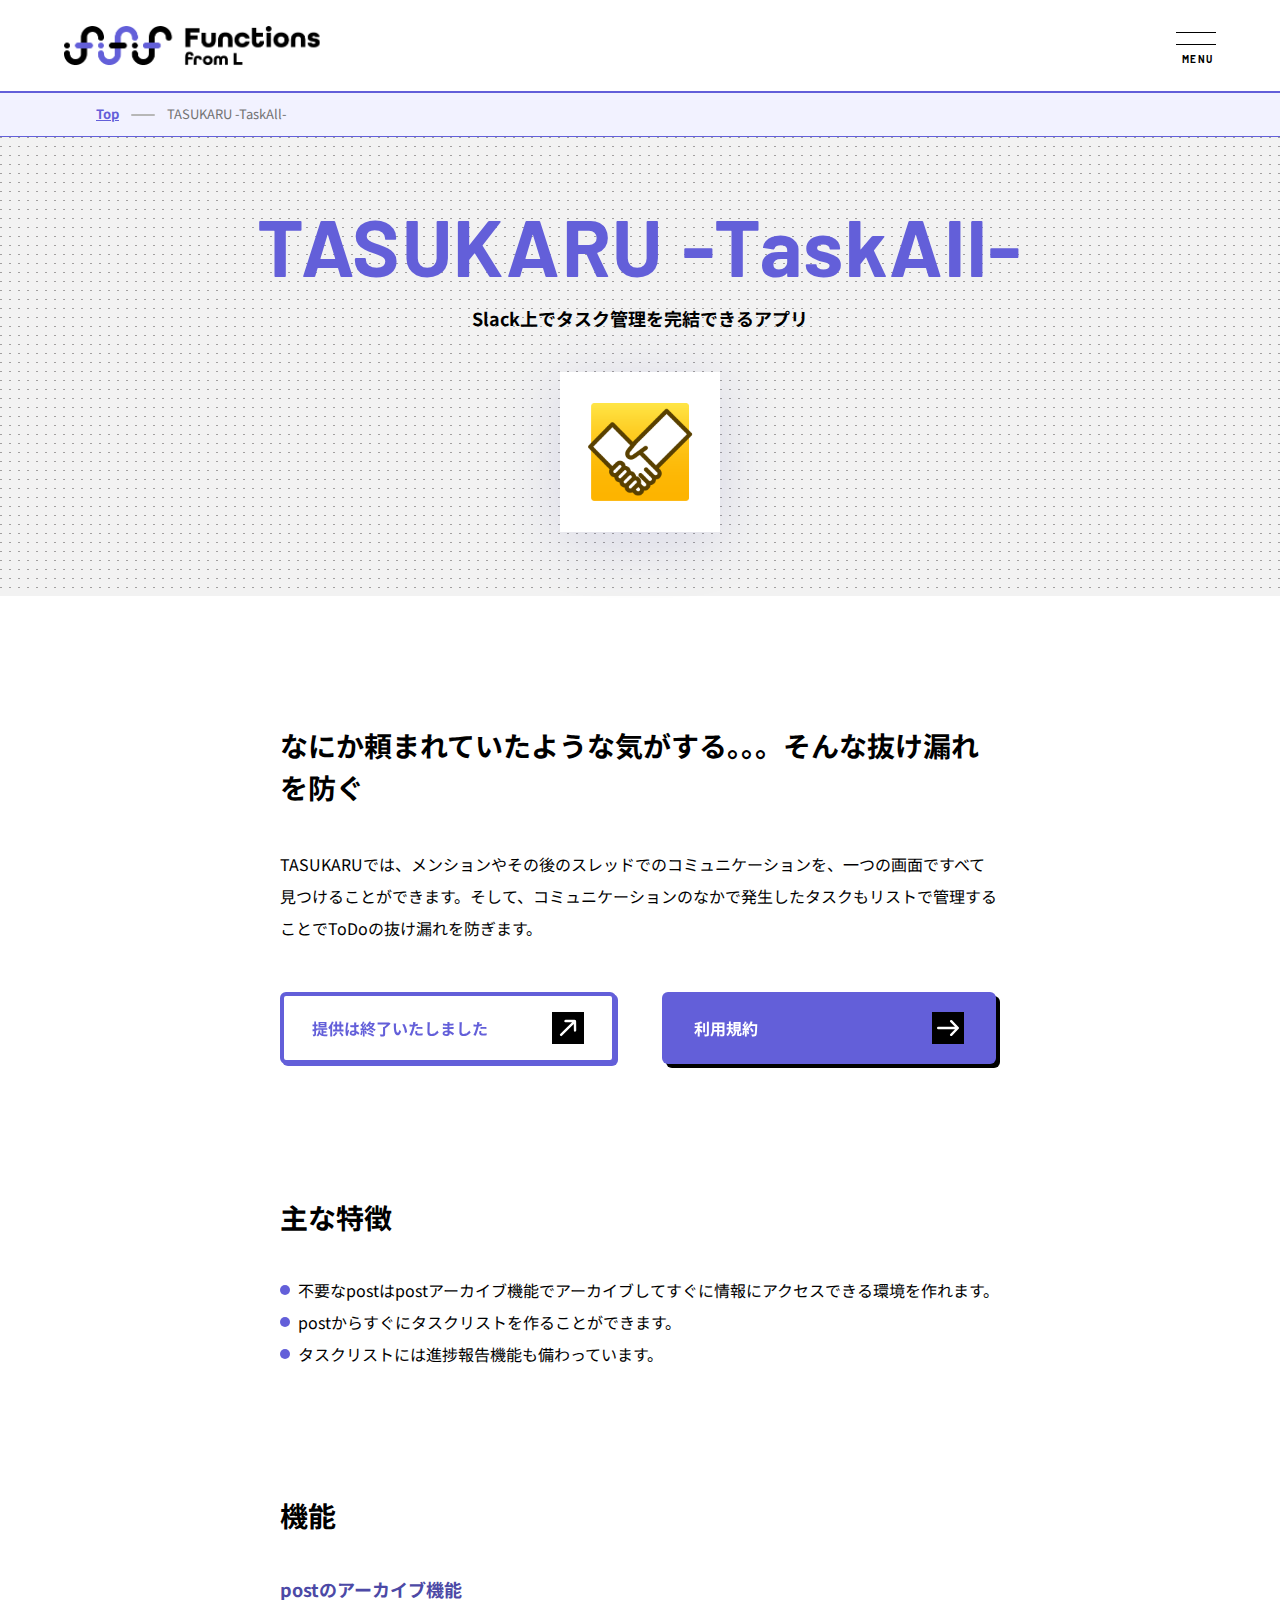
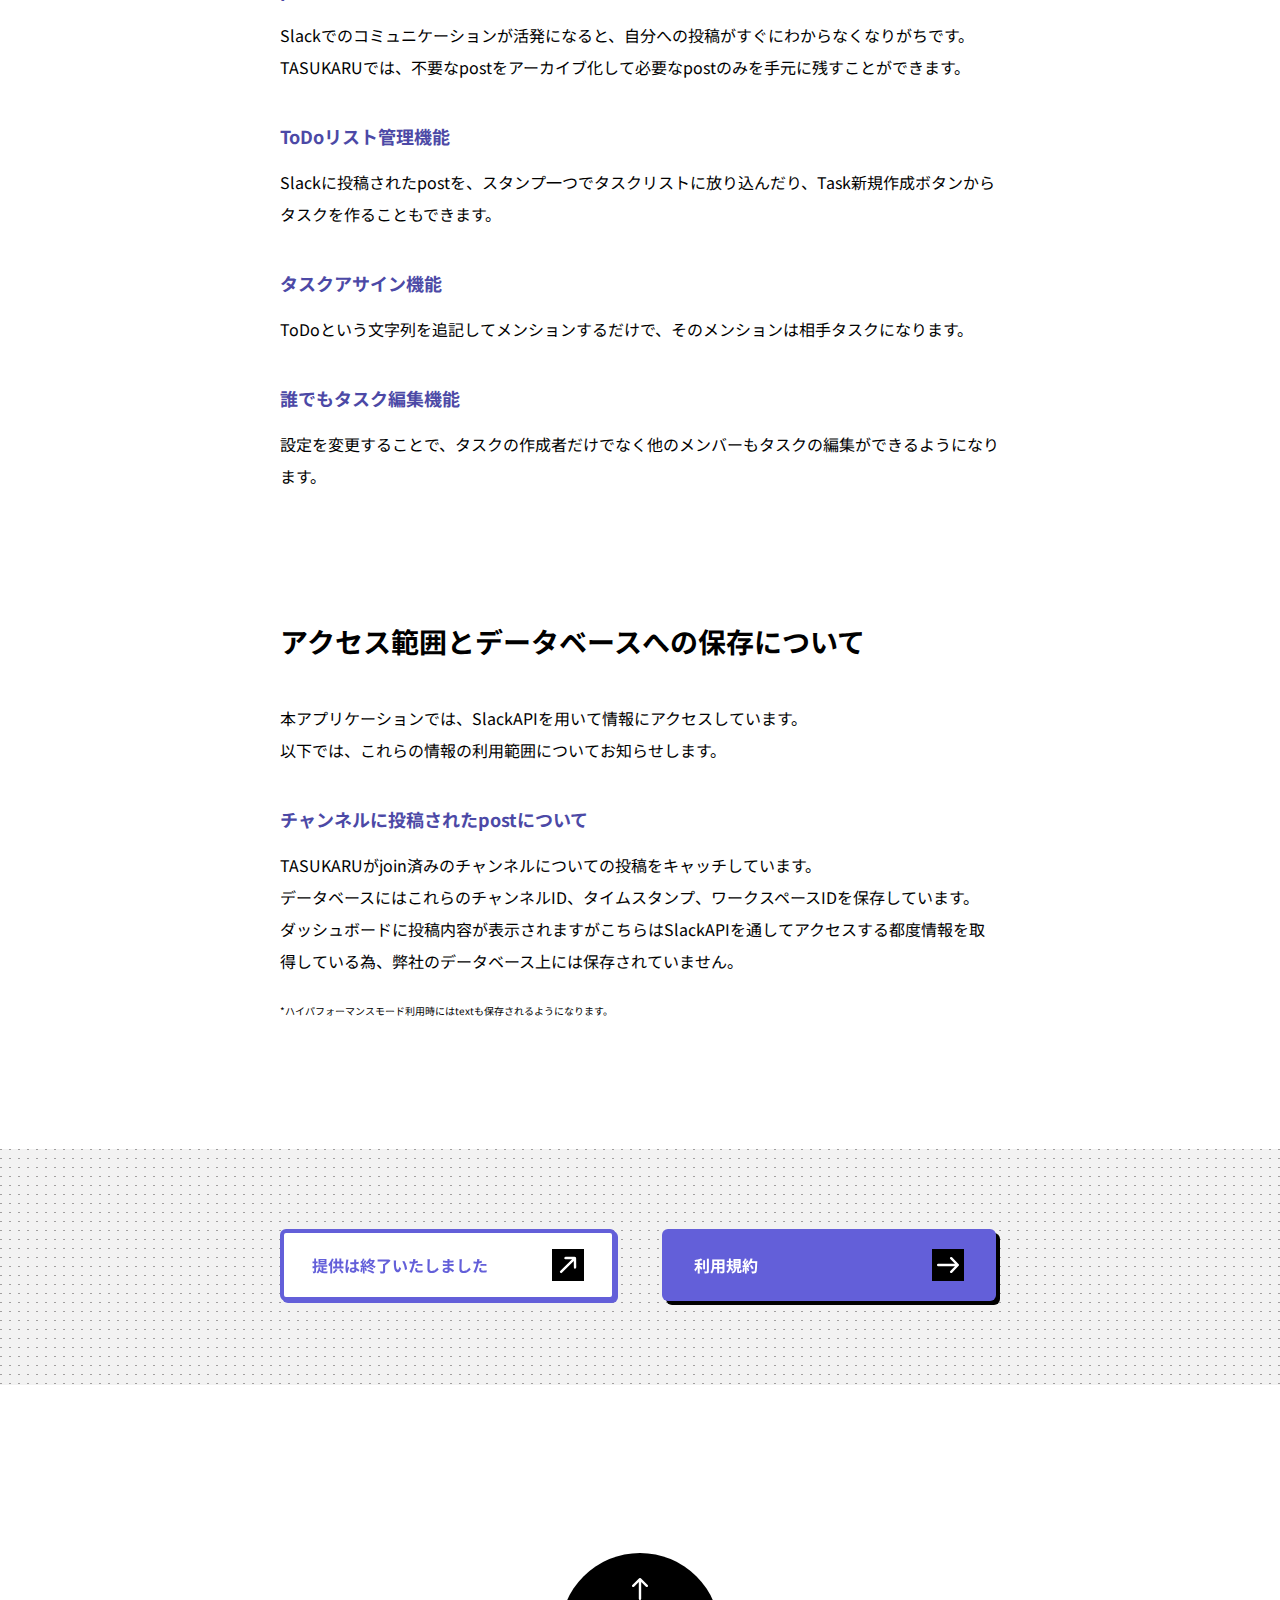
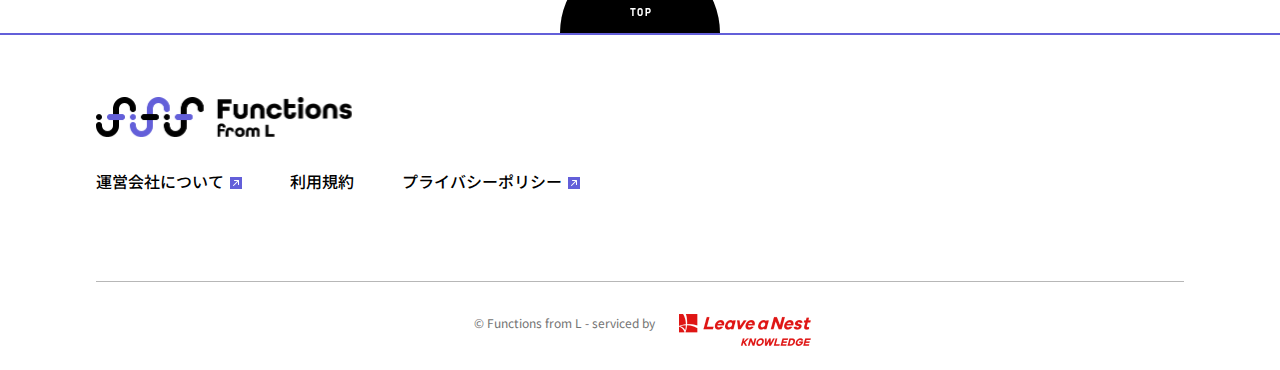
<file: products/tasukaru/index.html>
<!DOCTYPE html>
<html>
<head>
<!-- Google Tag Manager -->
<script>(function(w,d,s,l,i){w[l]=w[l]||[];w[l].push({'gtm.start':
    new Date().getTime(),event:'gtm.js'});var f=d.getElementsByTagName(s)[0],
    j=d.createElement(s),dl=l!='dataLayer'?'&l='+l:'';j.async=true;j.src=
    'https://www.googletagmanager.com/gtm.js?id='+i+dl;f.parentNode.insertBefore(j,f);
    })(window,document,'script','dataLayer','GTM-PHMWZX5P');</script>
    <!-- End Google Tag Manager -->
<!-- meta settings -->
<meta charset="utf-8">
<meta name="viewport" content="width=device-width">
<meta name="format-detection" content="telephone=no">

<!-- meta description -->
<meta name="description" content="TASUKARU -TaskAll-紹介｜プロダクト｜Functions from L">

<!-- title -->
<title>TASUKARU -TaskAll-紹介｜プロダクト｜Functions from L</title>

<!-- ogp -->
<meta property="og:locale" content="ja_JP">
<meta property="og:type" content="article">
<meta property="og:title" content="TASUKARU -TaskAll-紹介｜プロダクト｜Functions from L">
<meta property="og:url" content="https://functions.lne.st/products/tasukaru/">
<meta property="og:image" content="https://functions.lne.st/img/ogp.png">
<meta property="og:site_name" content="Functions from L">
<meta property="og:description" content="TASUKARU -TaskAll-紹介｜プロダクト｜Functions from L">
<meta name="twitter:card" content="summary">

<!-- favicon / apple-touch-icon -->
<link rel="icon" href="/favicon.ico" sizes="any">
<link rel="icon" href="/icon.svg" type="image/svg+xml">
<link rel="apple-touch-icon" href="/apple-touch-icon.png">
<link rel="manifest" href="/manifest.webmanifest">

<!-- styles -->
<link rel="stylesheet" href="/css/reset.css">
<link rel="stylesheet" href="/css/plugin.css">
<link rel="stylesheet" href="/css/base.css">
<link rel="stylesheet" href="/css/module.css">

<!-- fonts -->
<link rel="preconnect" href="https://fonts.googleapis.com">
<link rel="preconnect" href="https://fonts.gstatic.com" crossorigin>
<link href="https://fonts.googleapis.com/css2?family=Barlow:wght@700&family=Noto+Sans+JP:wght@400;500;700&display=swap" rel="stylesheet">
</head>
<body>
<!-- Google Tag Manager (noscript) -->
<noscript>
    <iframe src="https://www.googletagmanager.com/ns.html?id=GTM-PHMWZX5P" height="0" width="0" style="display:none;visibility:hidden"></iframe>
</noscript>
<!-- End Google Tag Manager (noscript) -->
<div class="l-wrapper">

    <header class="l-header">
        <div class="l-header__container">
            <p class="l-header__logo">
                <a href="/" class="l-header__logo-link">
                    <img src="/img/common/logo_functions-from-l.png" alt="Functions from L">
                </a>
            </p>

            <button type="button" class="l-header-menu-button js-menu-trigger">
                <span class="l-header-menu-button__lines">
                    <span class="l-header-menu-button__line l-header-menu-button__line--top"></span>
                    <span class="l-header-menu-button__line l-header-menu-button__line--bottom"></span>
                </span>
                <span class="l-header-menu-button__txt l-header-menu-button__txt--open">MENU</span>
                <span class="l-header-menu-button__txt l-header-menu-button__txt--close">CLOSE</span>
            </button>
            <!-- [/l-header-menu-button] -->

        </div>
    </header>
    <!-- [/l-header] -->

    <nav class="l-global-nav js-menu">
        <div class="l-global-nav__container">
            <ul class="l-global-nav__list">
                <li class="l-global-nav__item">
                    <a href="/" class="l-global-nav__link">
                        <span class="l-global-nav__txt-en">Top</span>
                        <span class="l-global-nav__txt-ja">トップ</span>
                    </a>
                </li>
                <li class="l-global-nav__item">
                    <a href="/products/partyonslack/" class="l-global-nav__link">
                        <span class="l-global-nav__txt-en">Party on Slack</span>
                        <span class="l-global-nav__txt-ja">SlackでChatGPTと会話ができるアプリ</span>
                    </a>
                </li>
                <li class="l-global-nav__item">
                    <a href="/products/timeline/" class="l-global-nav__link">
                        <span class="l-global-nav__txt-en">TimeLine</span>
                        <span class="l-global-nav__txt-ja">チーム全体の動きを“小耳にはさめる”Slackアプリ</span>
                    </a>
                </li>
                <li class="l-global-nav__item is-current">
                    <a href="/products/tasukaru/" class="l-global-nav__link">
                        <span class="l-global-nav__txt-en">TASUKARU -TaskAll-</span>
                        <span class="l-global-nav__txt-ja">Slack上でタスク管理を完結できるアプリ</span>
                    </a>
                </li>
                <li class="l-global-nav__item">
                    <a href="/products/oyasumibot/" class="l-global-nav__link">
                        <span class="l-global-nav__txt-en">OYASUMI bot</span>
                        <span class="l-global-nav__txt-ja">通知なしで休暇を安心して過ごすためのSlackアプリ</span>
                    </a>
                </li>
                <li class="l-global-nav__item">
                    <a href="/products/tips/" class="l-global-nav__link">
                        <span class="l-global-nav__txt-en">TIPS</span>
                        <span class="l-global-nav__txt-ja">情報浸透のための高機能リマインダーSlackアプリ</span>
                    </a>
                </li>
                <li class="l-global-nav__item">
                    <a href="/products/yokoku/" class="l-global-nav__link">
                        <span class="l-global-nav__txt-en">YOKOKU</span>
                        <span class="l-global-nav__txt-ja">Slack上で提案機会を逃さないための“予告”アプリ</span>
                    </a>
                </li>
                <li class="l-global-nav__item">
                    <a href="/products/salesforceconnector/" class="l-global-nav__link">
                        <span class="l-global-nav__txt-en">Salesforce Connector</span>
                        <span class="l-global-nav__txt-ja">Slack上でSalesforceの活動報告を完結できるアプリ</span>
                    </a>
                </li>
                <li class="l-global-nav__item">
                    <a href="/products/deepltranslator/" class="l-global-nav__link">
                        <span class="l-global-nav__txt-en">DeepL Translator</span>
                        <span class="l-global-nav__txt-ja">投稿したテキストをSlack上で翻訳できるアプリ</span>
                    </a>
                </li>
            </ul>
        </div>
    </nav>
    <!-- [/l-global-nav] -->

    <div class="l-contents">

        <div class="l-breadcrumb sp-hide">
            <ul class="l-breadcrumb__list">
                <li class="l-breadcrumb__item">
                    <a href="/" class="l-breadcrumb__txt">Top</a>
                </li>
                <!-- <li class="l-breadcrumb__item">
                    <a href="/products/" class="l-breadcrumb__txt">Products</a>
                </li> -->
                <li class="l-breadcrumb__item">
                    <span class="l-breadcrumb__txt">TASUKARU -TaskAll-</span>
                </li>
            </ul>
        </div>
        <!-- [/l-breadcrumb] -->

        <section class="c-section-2">

            <div class="c-kv-2">
                <div class="c-kv-2__inner">
                    <div class="c-kv-2__head">
                        <h1 class="c-ttl-1">
                            <span class="c-ttl-1__en">TASUKARU <br class="pc-hide">-TaskAll-</span>
                            <span class="c-ttl-1__ja">Slack上でタスク管理を完結できるアプリ</span>
                        </h1>
                        <div class="c-kv-2__img"><img src="/img/top/img_tasukaru.webp" alt="TASUKARU -TaskAll-"></div>
                    </div>
                </div>
            </div>
            <!-- [/c-kv-2] -->

            <div class="c-section-2__container">
                <div class="c-section-2__cassette">

                    <section class="c-cassette-3">
                        <div class="c-cassette-3__inner">
                            <div class="c-cassette-3__txt">
                                <div class="c-cassette-3__head">

                                    <h2 class="c-ttl-2">なにか頼まれていたような気がする。。。そんな抜け漏れを防ぐ</h2>
                                    <!-- [/c-ttl-2] -->
                                </div>
                            </div>

                            <div class="c-cassette-3__txt">

                                <p class="c-txt-1">
                                    TASUKARUでは、メンションやその後のスレッドでのコミュニケーションを、一つの画面ですべて見つけることができます。そして、コミュニケーションのなかで発生したタスクもリストで管理することでToDoの抜け漏れを防ぎます。
                                </p>
                                <!-- [/c-txt-1] -->

                            </div>

                            <div class="c-cassette-3__btn">
                                <div class="c-cassette-3__btn-wrap">
                                    <a href="#" target="_blank" class="c-btn-2 btn-install-tasukaru">
                                        <div class="c-btn-2__inner">
                                            <span class="c-btn-2__txt">提供は終了いたしました</span>
                                            <span class="c-btn-2__arr-outer">
                                                <span class="c-btn-2__arr">
                                                    <img src="/img/common/icon_arrow.svg" alt="→">
                                                </span>
                                            </span>
                                        </div>
                                    </a>
                                    <!-- [/c-btn-2] -->
                                    <a href="/terms/" class="c-btn-1">
                                        <div class="c-btn-1__inner">
                                            <span class="c-btn-1__txt">利用規約</span>
                                            <span class="c-btn-1__arr-outer">
                                                <span class="c-btn-1__arr">
                                                    <img src="/img/common/icon_arrow.svg" alt="→">
                                                </span>
                                            </span>
                                        </div>
                                    </a>
                                    <!-- [/c-btn-1] -->
                                </div>
                            </div>
                        </div>
                    </section>
                    <!-- [/c-cassette-3] -->

                    <section class="c-cassette-3">
                        <div class="c-cassette-3__inner">
                            <div class="c-cassette-3__head">

                                <h2 class="c-ttl-2">主な特徴</h2>
                                <!-- [/c-ttl-2] -->

                            </div>
                            <div class="c-cassette-3__txt">
                                <ul class="c-list-4">
                                    <li>不要なpostはpostアーカイブ機能でアーカイブしてすぐに情報にアクセスできる環境を作れます。</li>
                                    <li>postからすぐにタスクリストを作ることができます。</li>
                                    <li>タスクリストには進捗報告機能も備わっています。</li>
                                </ul>
                                <!-- [/c-list-4] -->

                            </div>
                        </div>
                    </section>
                    <!-- [/c-cassette-3] -->

                    <section class="c-cassette-3">
                        <div class="c-cassette-3__inner">
                            <div class="c-cassette-3__head">

                                <h2 class="c-ttl-2">機能</h2>
                                <!-- [/c-ttl-2] -->

                            </div>

                            <div class="c-cassette-3__txt">
                                <h3 class="c-ttl-5">postのアーカイブ機能</h3>
                                <p class="c-txt-1">Slackでのコミュニケーションが活発になると、自分への投稿がすぐにわからなくなりがちです。TASUKARUでは、不要なpostをアーカイブ化して必要なpostのみを手元に残すことができます。</p>
                                <h3 class="c-ttl-5">ToDoリスト管理機能</h3>
                                <p class="c-txt-1">Slackに投稿されたpostを、スタンプ一つでタスクリストに放り込んだり、Task新規作成ボタンからタスクを作ることもできます。</p>
                                <h3 class="c-ttl-5">タスクアサイン機能</h3>
                                <p class="c-txt-1">ToDoという文字列を追記してメンションするだけで、そのメンションは相手タスクになります。</p>
                                <h3 class="c-ttl-5">誰でもタスク編集機能</h3>
                                <p class="c-txt-1">設定を変更することで、タスクの作成者だけでなく他のメンバーもタスクの編集ができるようになります。</p>
                            </div>

                        </div>
                    </section>
                    <!-- [/c-cassette-3] -->

                    <section class="c-cassette-3">
                        <div class="c-cassette-3__inner">
                            <div class="c-cassette-3__head">

                                <h2 class="c-ttl-2">アクセス範囲とデータベースへの保存について</h2>
                                <!-- [/c-ttl-2] -->

                            </div>
                            <div class="c-cassette-3__txt">

                                <p class="c-txt-1">
                                    本アプリケーションでは、SlackAPIを用いて情報にアクセスしています。<br>
                                    以下では、これらの情報の利用範囲についてお知らせします。
                                </p>
                                <h3 class="c-ttl-5">チャンネルに投稿されたpostについて</h3>
                                <p class="c-txt-1">
                                    TASUKARUがjoin済みのチャンネルについての投稿をキャッチしています。<br>
                                    データベースにはこれらのチャンネルID、タイムスタンプ、ワークスペースIDを保存しています。<br>
                                    ダッシュボードに投稿内容が表示されますがこちらはSlackAPIを通してアクセスする都度情報を取得している為、弊社のデータベース上には保存されていません。
                                </p>
                                <div class="c-note-1">
                                    <p class="c-note-1__item">
                                        *ハイパフォーマンスモード利用時にはtextも保存されるようになります。
                                    </p>
                                </div>
                                <!-- [/c-txt-1] -->

                            </div>
                        </div>
                    </section>
                    <!-- [/c-cassette-3] -->

                </div>
            </div>

            <div class="c-block-2">
                <div class="c-block-2__inner">
                    <div class="c-cassette-3">
                        <div class="c-cassette-3__inner">
                            <div class="c-cassette-3__btn">
                                <div class="c-cassette-3__btn-wrap">
                                    <a href="#" target="_blank" class="c-btn-2 btn-install-tasukaru">
                                        <div class="c-btn-2__inner">
                                            <span class="c-btn-2__txt">提供は終了いたしました</span>
                                            <span class="c-btn-2__arr-outer">
                                                <span class="c-btn-2__arr">
                                                    <img src="/img/common/icon_arrow.svg" alt="→">
                                                </span>
                                            </span>
                                        </div>
                                    </a>
                                    <!-- [/c-btn-2] -->
                                    <a href="/terms/" class="c-btn-1">
                                        <div class="c-btn-1__inner">
                                            <span class="c-btn-1__txt">利用規約</span>
                                            <span class="c-btn-1__arr-outer">
                                                <span class="c-btn-1__arr">
                                                    <img src="/img/common/icon_arrow.svg" alt="→">
                                                </span>
                                            </span>
                                        </div>
                                    </a>
                                    <!-- [/c-btn-1] -->
                                </div>
                            </div>
                        </div>
                    </div>
                    <!-- [/c-cassette-3] -->
                </div>
            </div>
            <!-- [/c-block-2] -->

        </section>
        <!-- [/c-section-2] -->

    </div>
    <!-- [/l-contents] -->

    <div class="l-footer-pagetop">
        <a href="#"  class="l-footer-pagetop__link">
            <span class="l-footer-pagetop__txt">TOP</span>
        </a>
    </div>
    <!-- [/l-footer-pagetop] -->

    <footer class="l-footer">
        <div class="l-footer__container">
            <p class="l-footer__logo">
                <a href="/" class="l-footer__logo-link">
                    <img src="/img/common/logo_functions-from-l.png" alt="Functions from L">
                </a>
            </p>

            <nav class="l-footer-nav">
                <ul class="l-footer-nav__list">
                    <li class="l-footer-nav__item">
                        <a href="https://k.lne.st/" target="_blank" class="l-footer-nav__link">運営会社につい<span class="link-blank">て</span></a>
                    </li>
                    <li class="l-footer-nav__item">
                        <a href="/terms/" class="l-footer-nav__link">利用規約</a>
                    </li>
                    <li class="l-footer-nav__item">
                        <a href="https://k.lne.st/privacy/" target="_blank" class="l-footer-nav__link">プライバシーポリシ<span class="link-blank">ー</span></a>
                    </li>
                </ul>
            </nav>
            <!-- [/l-footer-nav] -->

            <div class="l-footer-lower">
                <div class="l-footer-lower__copyright">
                    <small class="l-footer-lower__copyright-txt">&copy; Functions from L - serviced by</small>
                </div>
                <p class="l-footer-lower__logo">
                    <a href="https://k.lne.st/" target="_blank" class="l-footer-lower__logo-link">
                        <img src="/img/common/logo_leave-a-nest.png" alt="Leave a Nest KNOWLEDGE">
                    </a>
                </p>
            </div>
            <!-- [/l-footer-lower] -->

        </div>
    </footer>
    <!-- [/l-footer] -->

</div>
<!-- [/l-wrapper] -->

<!-- scripts -->
<script src="/js/lib/lib.js"></script>
<script src="/js/common.js"></script>
</body>
</html>
</file>
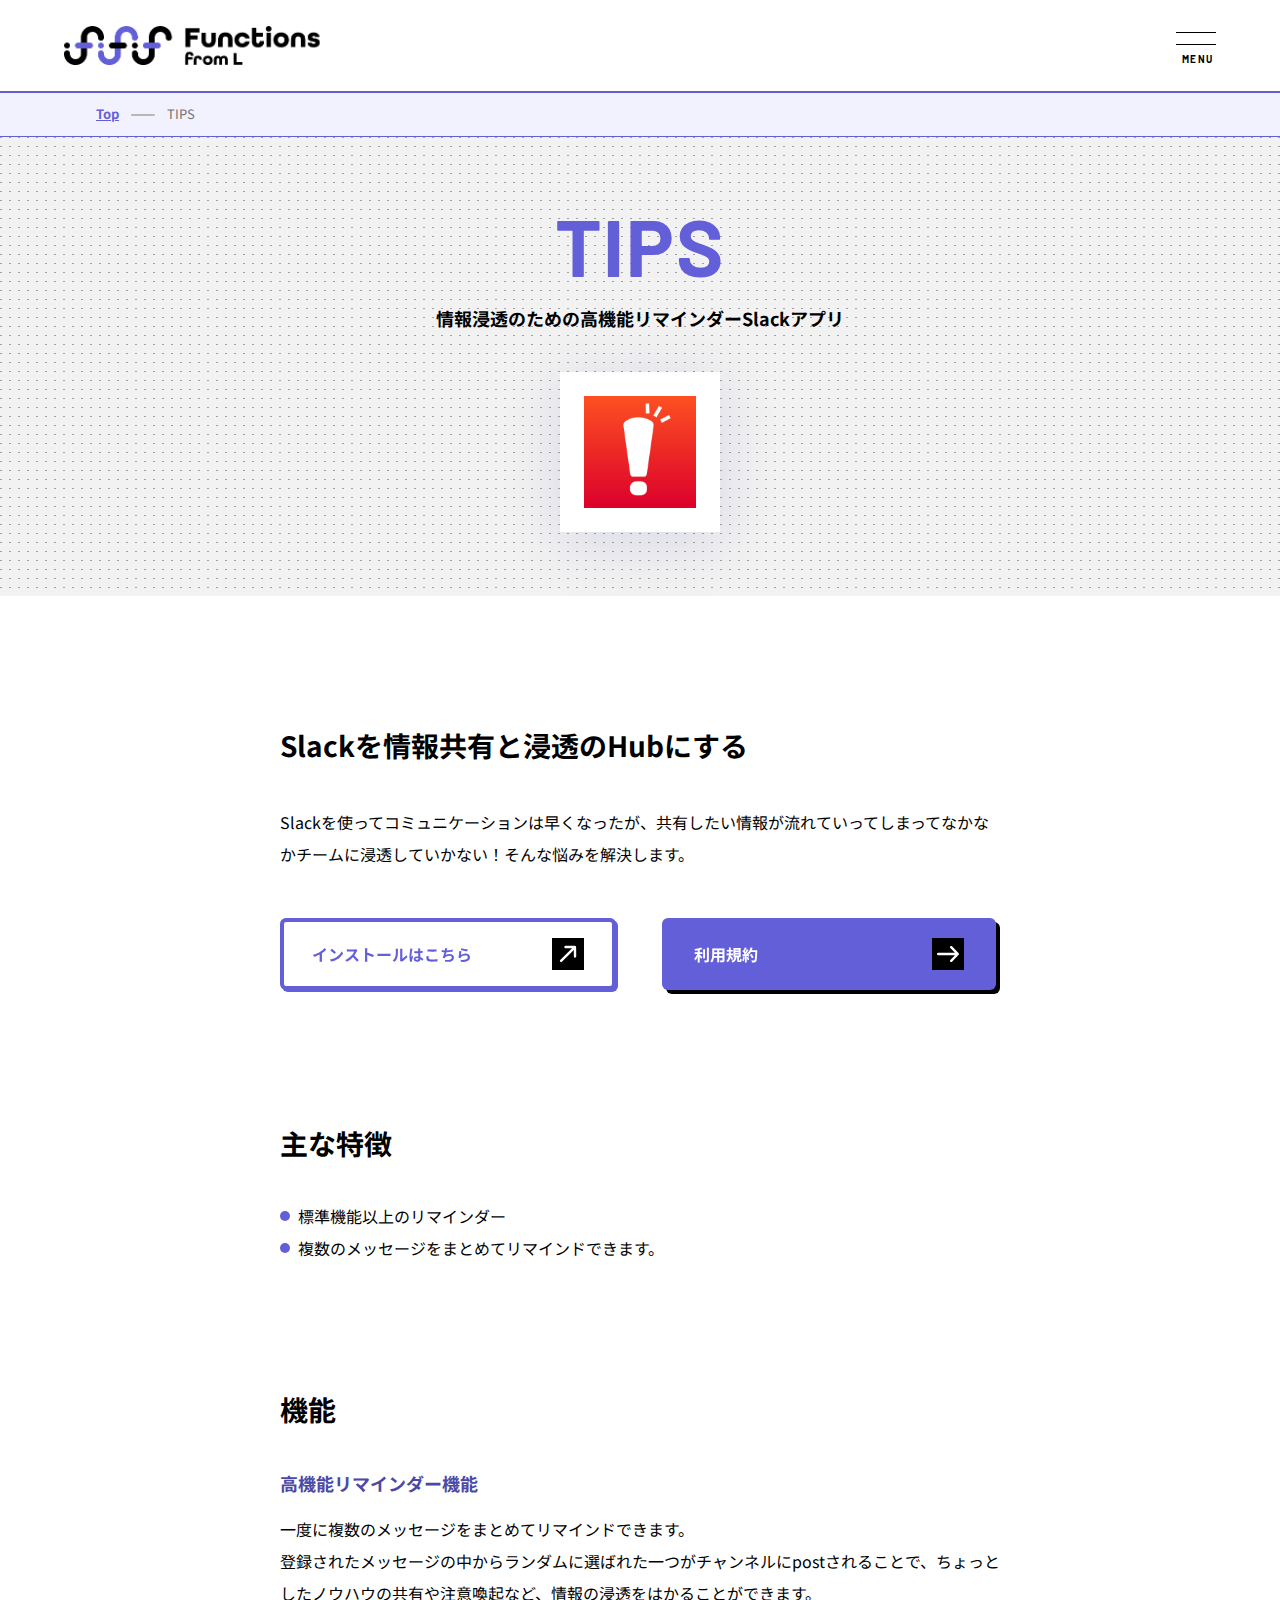
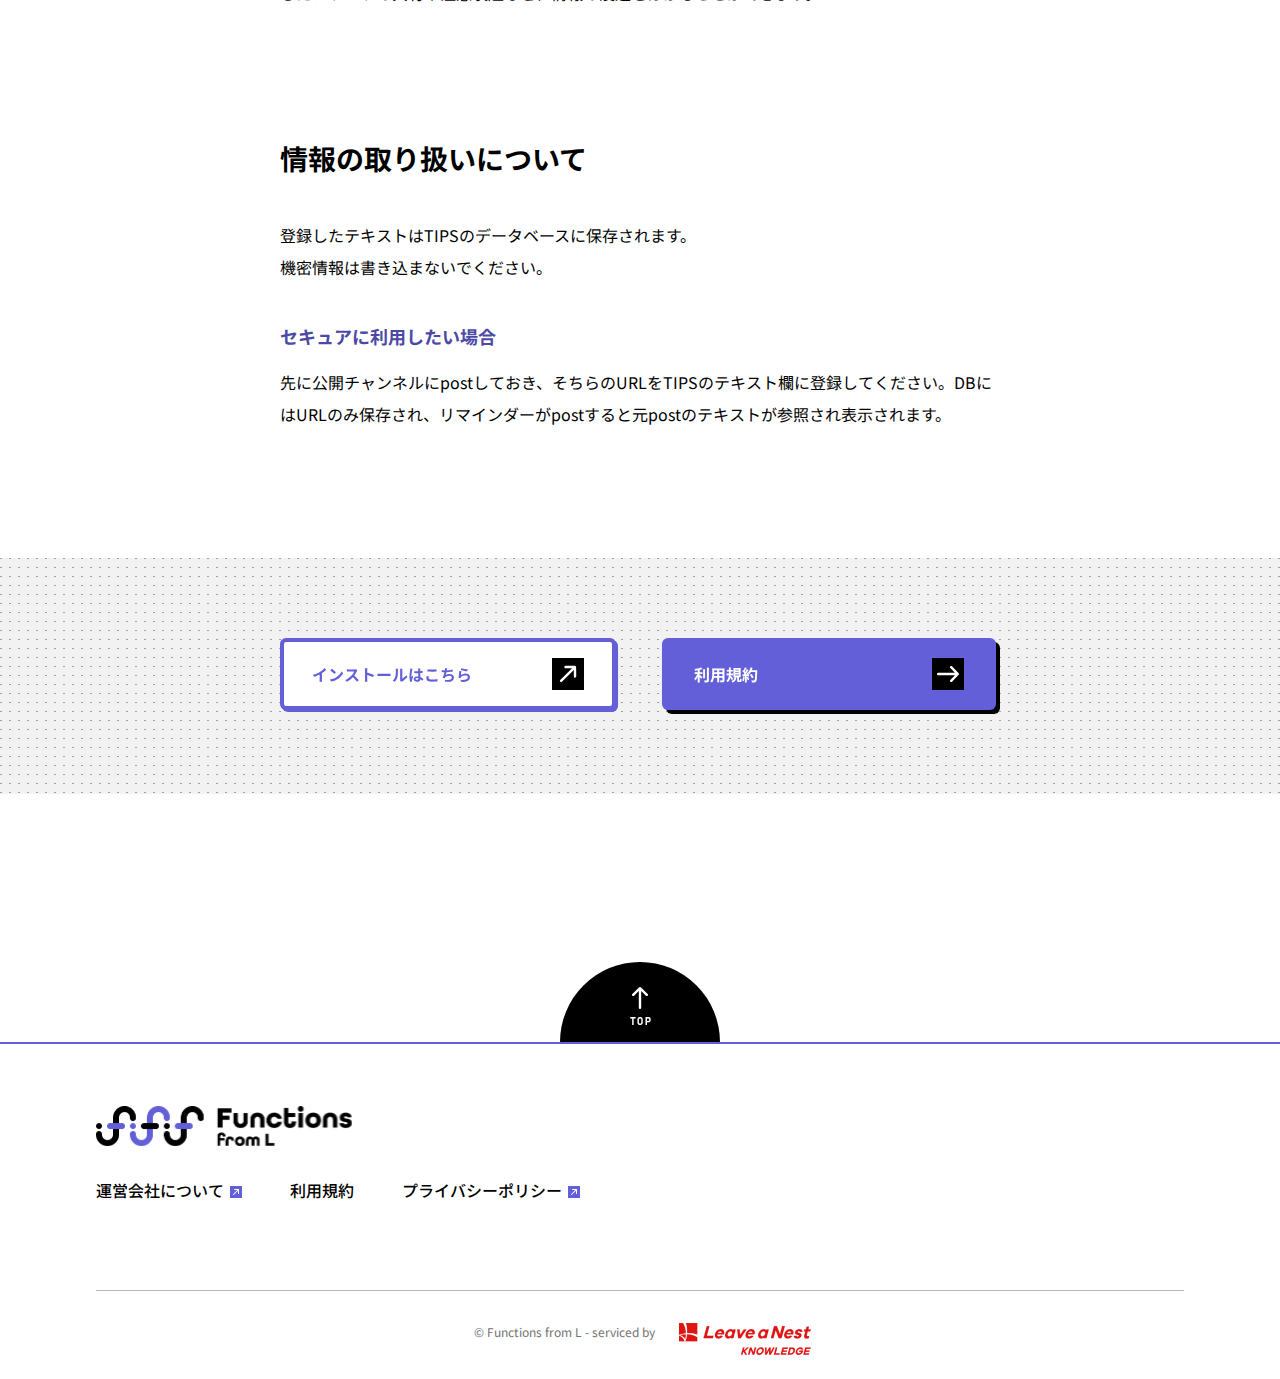
<file: products/tips/index.html>
<!DOCTYPE html>
<html>

<head>
    <!-- Google Tag Manager -->
    <script>(function (w, d, s, l, i) {
            w[l] = w[l] || []; w[l].push({
                'gtm.start':
                    new Date().getTime(), event: 'gtm.js'
            }); var f = d.getElementsByTagName(s)[0],
                j = d.createElement(s), dl = l != 'dataLayer' ? '&l=' + l : ''; j.async = true; j.src =
                    'https://www.googletagmanager.com/gtm.js?id=' + i + dl; f.parentNode.insertBefore(j, f);
        })(window, document, 'script', 'dataLayer', 'GTM-PHMWZX5P');</script>
    <!-- End Google Tag Manager -->
    <!-- meta settings -->
    <meta charset="utf-8">
    <meta name="viewport" content="width=device-width">
    <meta name="format-detection" content="telephone=no">

    <!-- meta description -->
    <meta name="description" content="TIPS紹介｜プロダクト｜Functions from L">

    <!-- title -->
    <title>TIPS紹介｜プロダクト｜Functions from L</title>

    <!-- ogp -->
    <meta property="og:locale" content="ja_JP">
    <meta property="og:type" content="article">
    <meta property="og:title" content="TIPS紹介｜プロダクト｜Functions from L">
    <meta property="og:url" content="https://functions.lne.st/products/tips/">
    <meta property="og:image" content="https://functions.lne.st/img/ogp.png">
    <meta property="og:site_name" content="Functions from L">
    <meta property="og:description" content="TIPS紹介｜プロダクト｜Functions from L">
    <meta name="twitter:card" content="summary">

    <!-- favicon / apple-touch-icon -->
    <link rel="icon" href="/favicon.ico" sizes="any">
    <link rel="icon" href="/icon.svg" type="image/svg+xml">
    <link rel="apple-touch-icon" href="/apple-touch-icon.png">
    <link rel="manifest" href="/manifest.webmanifest">

    <!-- styles -->
    <link rel="stylesheet" href="/css/reset.css">
    <link rel="stylesheet" href="/css/plugin.css">
    <link rel="stylesheet" href="/css/base.css">
    <link rel="stylesheet" href="/css/module.css">

    <!-- fonts -->
    <link rel="preconnect" href="https://fonts.googleapis.com">
    <link rel="preconnect" href="https://fonts.gstatic.com" crossorigin>
    <link
        href="https://fonts.googleapis.com/css2?family=Barlow:wght@700&family=Noto+Sans+JP:wght@400;500;700&display=swap"
        rel="stylesheet">
</head>

<body>
    <!-- Google Tag Manager (noscript) -->
    <noscript>
        <iframe src="https://www.googletagmanager.com/ns.html?id=GTM-PHMWZX5P" height="0" width="0"
            style="display:none;visibility:hidden"></iframe>
    </noscript>
    <!-- End Google Tag Manager (noscript) -->
    <div class="l-wrapper">

        <header class="l-header">
            <div class="l-header__container">
                <p class="l-header__logo">
                    <a href="/" class="l-header__logo-link">
                        <img src="/img/common/logo_functions-from-l.png" alt="Functions from L">
                    </a>
                </p>

                <button type="button" class="l-header-menu-button js-menu-trigger">
                    <span class="l-header-menu-button__lines">
                        <span class="l-header-menu-button__line l-header-menu-button__line--top"></span>
                        <span class="l-header-menu-button__line l-header-menu-button__line--bottom"></span>
                    </span>
                    <span class="l-header-menu-button__txt l-header-menu-button__txt--open">MENU</span>
                    <span class="l-header-menu-button__txt l-header-menu-button__txt--close">CLOSE</span>
                </button>
                <!-- [/l-header-menu-button] -->

            </div>
        </header>
        <!-- [/l-header] -->

        <nav class="l-global-nav js-menu">
            <div class="l-global-nav__container">
                <ul class="l-global-nav__list">
                    <li class="l-global-nav__item">
                        <a href="/" class="l-global-nav__link">
                            <span class="l-global-nav__txt-en">Top</span>
                            <span class="l-global-nav__txt-ja">トップ</span>
                        </a>
                    </li>
                    <li class="l-global-nav__item">
                        <a href="/products/partyonslack/" class="l-global-nav__link">
                            <span class="l-global-nav__txt-en">Party on Slack</span>
                            <span class="l-global-nav__txt-ja">SlackでChatGPTと会話ができるアプリ</span>
                        </a>
                    </li>
                    <li class="l-global-nav__item">
                        <a href="/products/timeline/" class="l-global-nav__link">
                            <span class="l-global-nav__txt-en">TimeLine</span>
                            <span class="l-global-nav__txt-ja">チーム全体の動きを“小耳にはさめる”Slackアプリ</span>
                        </a>
                    </li>
                    <li class="l-global-nav__item">
                        <a href="/products/oyasumibot/" class="l-global-nav__link">
                            <span class="l-global-nav__txt-en">OYASUMI bot</span>
                            <span class="l-global-nav__txt-ja">通知なしで休暇を安心して過ごすためのSlackアプリ</span>
                        </a>
                    </li>
                    <li class="l-global-nav__item is-current">
                        <a href="/products/tips/" class="l-global-nav__link">
                            <span class="l-global-nav__txt-en">TIPS</span>
                            <span class="l-global-nav__txt-ja">情報浸透のための高機能リマインダーSlackアプリ</span>
                        </a>
                    </li>
                    <li class="l-global-nav__item">
                        <a href="/products/yokoku/" class="l-global-nav__link">
                            <span class="l-global-nav__txt-en">YOKOKU</span>
                            <span class="l-global-nav__txt-ja">Slack上で提案機会を逃さないための“予告”アプリ</span>
                        </a>
                    </li>
                    <li class="l-global-nav__item">
                        <a href="/products/salesforceconnector/" class="l-global-nav__link">
                            <span class="l-global-nav__txt-en">Salesforce Connector</span>
                            <span class="l-global-nav__txt-ja">Slack上でSalesforceの活動報告を完結できるアプリ</span>
                        </a>
                    </li>
                    <li class="l-global-nav__item">
                        <a href="/products/deepltranslator/" class="l-global-nav__link">
                            <span class="l-global-nav__txt-en">DeepL Translator</span>
                            <span class="l-global-nav__txt-ja">投稿したテキストをSlack上で翻訳できるアプリ</span>
                        </a>
                    </li>
                </ul>
            </div>
        </nav>
        <!-- [/l-global-nav] -->

        <div class="l-contents">

            <div class="l-breadcrumb sp-hide">
                <ul class="l-breadcrumb__list">
                    <li class="l-breadcrumb__item">
                        <a href="/" class="l-breadcrumb__txt">Top</a>
                    </li>
                    <!-- <li class="l-breadcrumb__item">
                    <a href="/products/" class="l-breadcrumb__txt">Products</a>
                </li> -->
                    <li class="l-breadcrumb__item">
                        <span class="l-breadcrumb__txt">TIPS</span>
                    </li>
                </ul>
            </div>
            <!-- [/l-breadcrumb] -->

            <section class="c-section-2">

                <div class="c-kv-2">
                    <div class="c-kv-2__inner">
                        <div class="c-kv-2__head">
                            <h1 class="c-ttl-1">
                                <span class="c-ttl-1__en">TIPS</span>
                                <span class="c-ttl-1__ja">情報浸透のための高機能リマインダー<br class="pc-hide">Slackアプリ</span>
                            </h1>
                            <div class="c-kv-2__img"><img src="/img/top/img_tips.webp" alt="TIPS"></div>
                        </div>
                    </div>
                </div>
                <!-- [/c-kv-2] -->

                <div class="c-section-2__container">
                    <div class="c-section-2__cassette">

                        <section class="c-cassette-3">
                            <div class="c-cassette-3__inner">
                                <div class="c-cassette-3__txt">
                                    <div class="c-cassette-3__head">

                                        <h2 class="c-ttl-2">Slackを情報共有と浸透のHubにする</h2>
                                        <!-- [/c-ttl-2] -->
                                    </div>
                                </div>

                                <div class="c-cassette-3__txt">

                                    <p class="c-txt-1">
                                        Slackを使ってコミュニケーションは早くなったが、共有したい情報が流れていってしまってなかなかチームに浸透していかない！そんな悩みを解決します。
                                    </p>
                                    <!-- [/c-txt-1] -->

                                </div>

                                <div class="c-cassette-3__btn">
                                    <div class="c-cassette-3__btn-wrap">
                                        <a href="https://tips.lne.st/slack/install" target="_blank"
                                            class="c-btn-2 btn-install-tips">
                                            <div class="c-btn-2__inner">
                                                <span class="c-btn-2__txt">インストールはこちら</span>
                                                <span class="c-btn-2__arr-outer">
                                                    <span class="c-btn-2__arr">
                                                        <img src="/img/common/icon_arrow.svg" alt="→">
                                                    </span>
                                                </span>
                                            </div>
                                        </a>
                                        <!-- [/c-btn-2] -->
                                        <a href="/terms/" class="c-btn-1">
                                            <div class="c-btn-1__inner">
                                                <span class="c-btn-1__txt">利用規約</span>
                                                <span class="c-btn-1__arr-outer">
                                                    <span class="c-btn-1__arr">
                                                        <img src="/img/common/icon_arrow.svg" alt="→">
                                                    </span>
                                                </span>
                                            </div>
                                        </a>
                                        <!-- [/c-btn-1] -->
                                    </div>
                                </div>
                            </div>
                        </section>
                        <!-- [/c-cassette-3] -->

                        <section class="c-cassette-3">
                            <div class="c-cassette-3__inner">
                                <div class="c-cassette-3__head">

                                    <h2 class="c-ttl-2">主な特徴</h2>
                                    <!-- [/c-ttl-2] -->

                                </div>
                                <div class="c-cassette-3__txt">
                                    <ul class="c-list-4">
                                        <li>標準機能以上のリマインダー</li>
                                        <li>複数のメッセージをまとめてリマインドできます。</li>
                                    </ul>
                                    <!-- [/c-list-4] -->

                                </div>
                            </div>
                        </section>
                        <!-- [/c-cassette-3] -->

                        <section class="c-cassette-3">
                            <div class="c-cassette-3__inner">
                                <div class="c-cassette-3__head">

                                    <h2 class="c-ttl-2">機能</h2>
                                    <!-- [/c-ttl-2] -->

                                </div>

                                <div class="c-cassette-3__txt">
                                    <h3 class="c-ttl-5">高機能リマインダー機能</h3>
                                    <p class="c-txt-1">一度に複数のメッセージをまとめてリマインドできます。<br>
                                        登録されたメッセージの中からランダムに選ばれた一つがチャンネルにpostされることで、ちょっとしたノウハウの共有や注意喚起など、情報の浸透をはかることができます。
                                    </p>
                                </div>

                            </div>
                        </section>
                        <!-- [/c-cassette-3] -->

                        <section class="c-cassette-3">
                            <div class="c-cassette-3__inner">
                                <div class="c-cassette-3__head">

                                    <h2 class="c-ttl-2">情報の取り扱いについて</h2>
                                    <!-- [/c-ttl-2] -->

                                </div>

                                <div class="c-cassette-3__txt">
                                    <p class="c-txt-1">
                                        登録したテキストはTIPSのデータベースに保存されます。<br>
                                        機密情報は書き込まないでください。
                                    </p>
                                    <h3 class="c-ttl-5">セキュアに利用したい場合</h3>
                                    <p class="c-txt-1">
                                        先に公開チャンネルにpostしておき、そちらのURLをTIPSのテキスト欄に登録してください。DBにはURLのみ保存され、リマインダーがpostすると元postのテキストが参照され表示されます。
                                    </p>
                                </div>

                            </div>
                        </section>
                        <!-- [/c-cassette-3] -->

                    </div>
                </div>

                <div class="c-block-2">
                    <div class="c-block-2__inner">
                        <div class="c-cassette-3">
                            <div class="c-cassette-3__inner">
                                <div class="c-cassette-3__btn">
                                    <div class="c-cassette-3__btn-wrap">
                                        <a href="https://tips.lne.st/slack/install" target="_blank"
                                            class="c-btn-2 btn-install-tips">
                                            <div class="c-btn-2__inner">
                                                <span class="c-btn-2__txt">インストールはこちら</span>
                                                <span class="c-btn-2__arr-outer">
                                                    <span class="c-btn-2__arr">
                                                        <img src="/img/common/icon_arrow.svg" alt="→">
                                                    </span>
                                                </span>
                                            </div>
                                        </a>
                                        <!-- [/c-btn-2] -->
                                        <a href="/terms/" class="c-btn-1">
                                            <div class="c-btn-1__inner">
                                                <span class="c-btn-1__txt">利用規約</span>
                                                <span class="c-btn-1__arr-outer">
                                                    <span class="c-btn-1__arr">
                                                        <img src="/img/common/icon_arrow.svg" alt="→">
                                                    </span>
                                                </span>
                                            </div>
                                        </a>
                                        <!-- [/c-btn-1] -->
                                    </div>
                                </div>
                            </div>
                        </div>
                        <!-- [/c-cassette-3] -->
                    </div>
                </div>
                <!-- [/c-block-2] -->

            </section>
            <!-- [/c-section-2] -->

        </div>
        <!-- [/l-contents] -->

        <div class="l-footer-pagetop">
            <a href="#" class="l-footer-pagetop__link">
                <span class="l-footer-pagetop__txt">TOP</span>
            </a>
        </div>
        <!-- [/l-footer-pagetop] -->

        <footer class="l-footer">
            <div class="l-footer__container">
                <p class="l-footer__logo">
                    <a href="/" class="l-footer__logo-link">
                        <img src="/img/common/logo_functions-from-l.png" alt="Functions from L">
                    </a>
                </p>

                <nav class="l-footer-nav">
                    <ul class="l-footer-nav__list">
                        <li class="l-footer-nav__item">
                            <a href="https://k.lne.st/" target="_blank" class="l-footer-nav__link">運営会社につい<span
                                    class="link-blank">て</span></a>
                        </li>
                        <li class="l-footer-nav__item">
                            <a href="/terms/" class="l-footer-nav__link">利用規約</a>
                        </li>
                        <li class="l-footer-nav__item">
                            <a href="https://k.lne.st/privacy/" target="_blank"
                                class="l-footer-nav__link">プライバシーポリシ<span class="link-blank">ー</span></a>
                        </li>
                    </ul>
                </nav>
                <!-- [/l-footer-nav] -->

                <div class="l-footer-lower">
                    <div class="l-footer-lower__copyright">
                        <small class="l-footer-lower__copyright-txt">&copy; Functions from L - serviced by</small>
                    </div>
                    <p class="l-footer-lower__logo">
                        <a href="https://k.lne.st/" target="_blank" class="l-footer-lower__logo-link">
                            <img src="/img/common/logo_leave-a-nest.png" alt="Leave a Nest KNOWLEDGE">
                        </a>
                    </p>
                </div>
                <!-- [/l-footer-lower] -->

            </div>
        </footer>
        <!-- [/l-footer] -->

    </div>
    <!-- [/l-wrapper] -->

    <!-- scripts -->
    <script src="/js/lib/lib.js"></script>
    <script src="/js/common.js"></script>
</body>

</html>
</file>
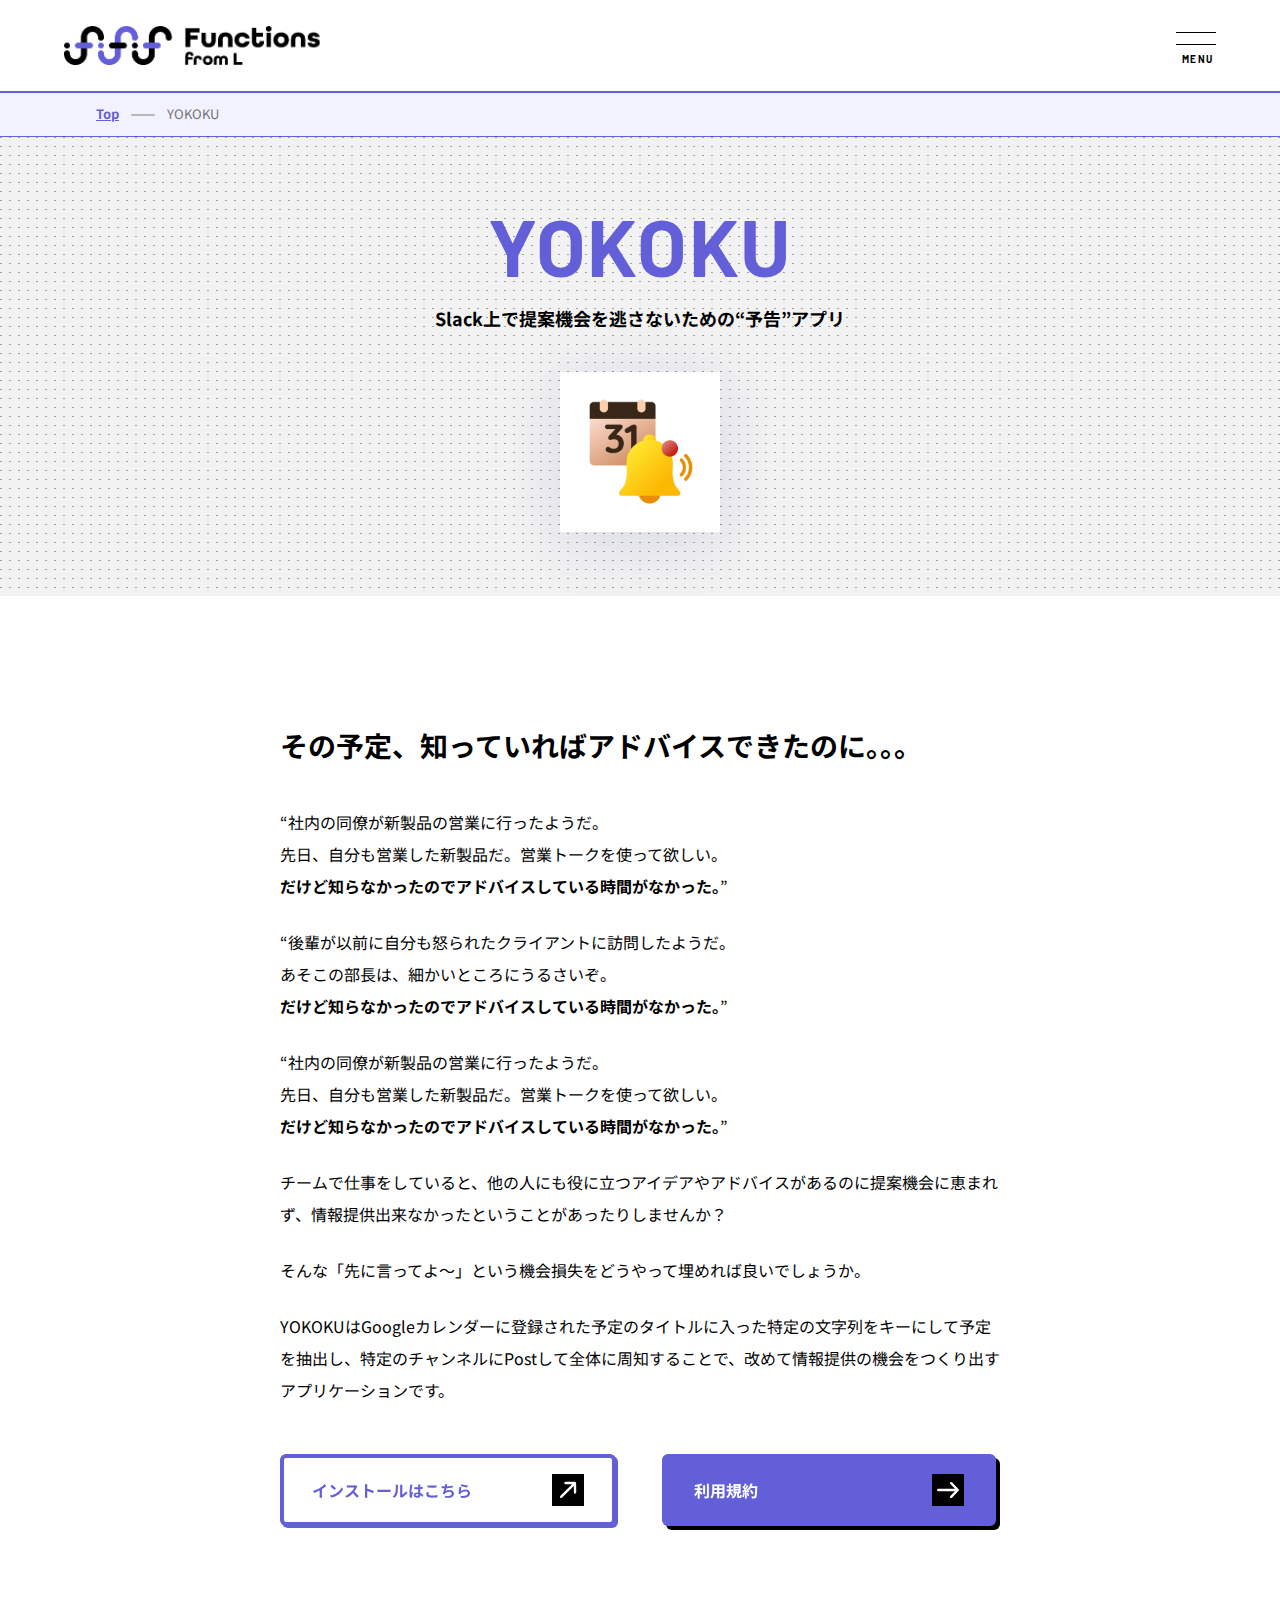
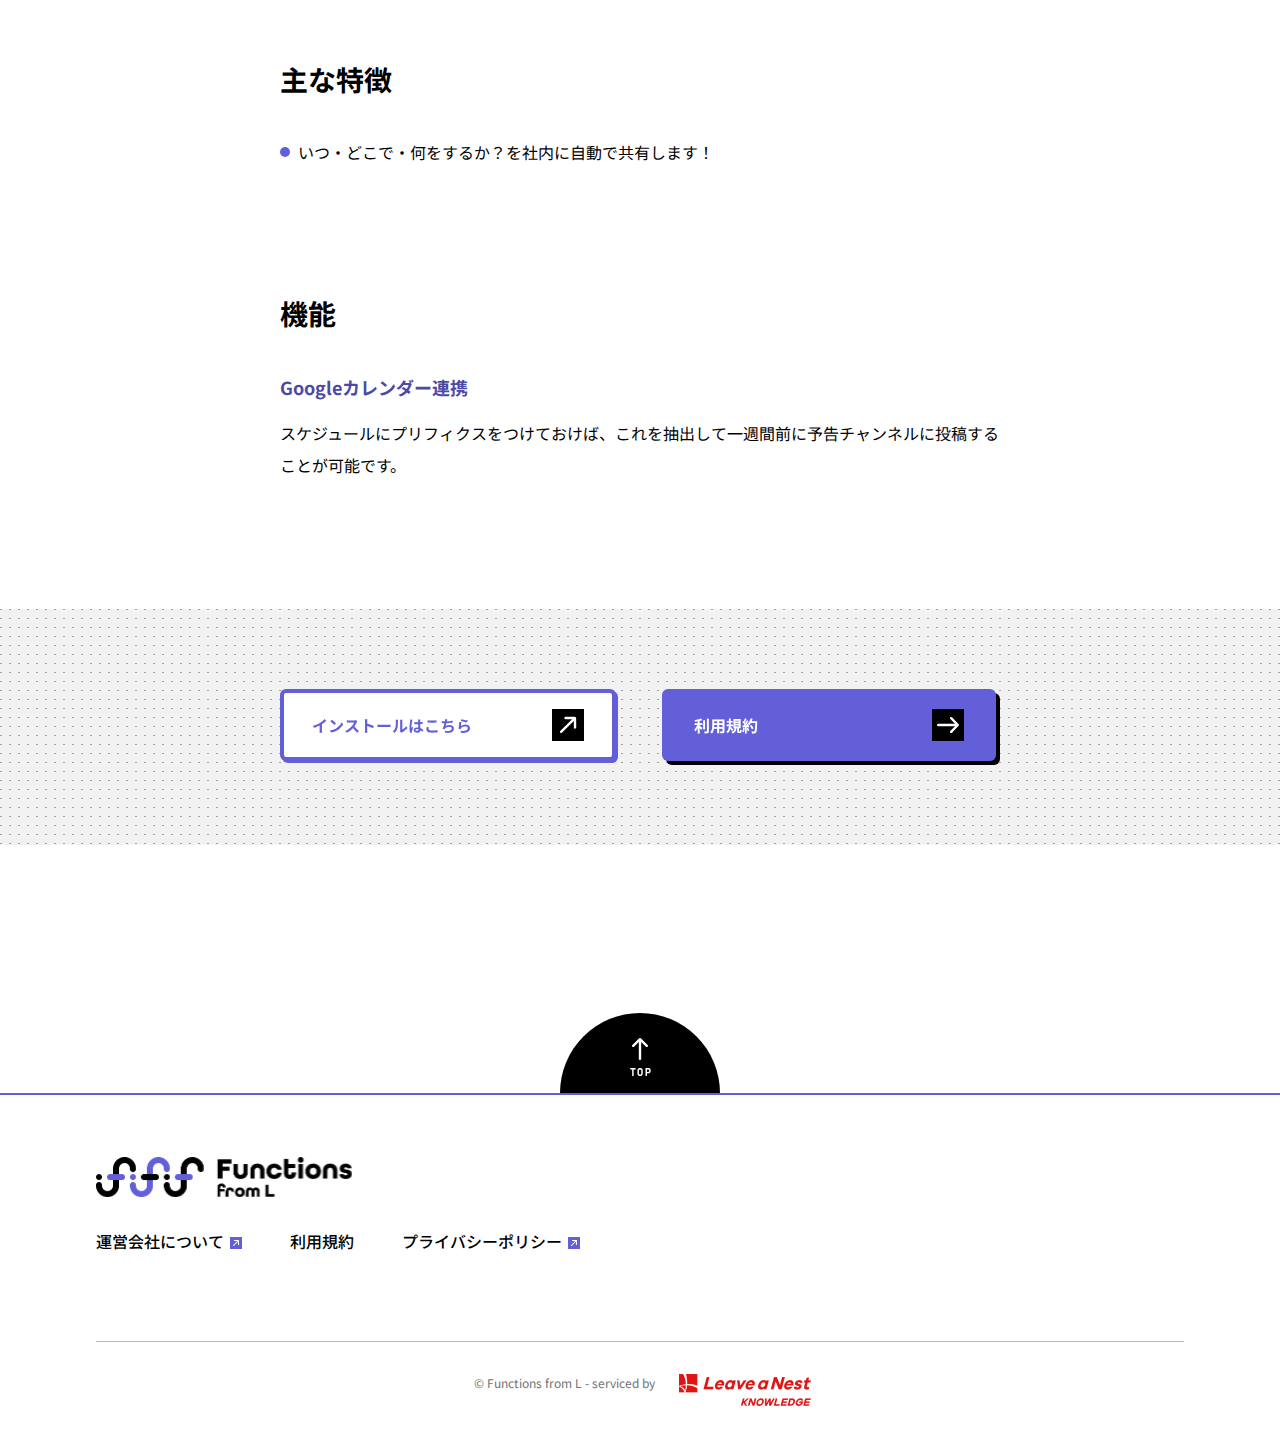
<file: products/yokoku/index.html>
<!DOCTYPE html>
<html>

<head>
    <!-- Google Tag Manager -->
    <script>(function (w, d, s, l, i) {
            w[l] = w[l] || []; w[l].push({
                'gtm.start':
                    new Date().getTime(), event: 'gtm.js'
            }); var f = d.getElementsByTagName(s)[0],
                j = d.createElement(s), dl = l != 'dataLayer' ? '&l=' + l : ''; j.async = true; j.src =
                    'https://www.googletagmanager.com/gtm.js?id=' + i + dl; f.parentNode.insertBefore(j, f);
        })(window, document, 'script', 'dataLayer', 'GTM-PHMWZX5P');</script>
    <!-- End Google Tag Manager -->
    <!-- meta settings -->
    <meta charset="utf-8">
    <meta name="viewport" content="width=device-width">
    <meta name="format-detection" content="telephone=no">

    <!-- meta description -->
    <meta name="description" content="YOKOKU紹介｜プロダクト｜Functions from L">

    <!-- title -->
    <title>YOKOKU紹介｜プロダクト｜Functions from L</title>

    <!-- ogp -->
    <meta property="og:locale" content="ja_JP">
    <meta property="og:type" content="article">
    <meta property="og:title" content="YOKOKU紹介｜プロダクト｜Functions from L">
    <meta property="og:url" content="https://functions.lne.st/products/yokoku/">
    <meta property="og:image" content="https://functions.lne.st/img/ogp.png">
    <meta property="og:site_name" content="Functions from L">
    <meta property="og:description" content="YOKOKU紹介｜プロダクト｜Functions from L">
    <meta name="twitter:card" content="summary">

    <!-- favicon / apple-touch-icon -->
    <link rel="icon" href="/favicon.ico" sizes="any">
    <link rel="icon" href="/icon.svg" type="image/svg+xml">
    <link rel="apple-touch-icon" href="/apple-touch-icon.png">
    <link rel="manifest" href="/manifest.webmanifest">

    <!-- styles -->
    <link rel="stylesheet" href="/css/reset.css">
    <link rel="stylesheet" href="/css/plugin.css">
    <link rel="stylesheet" href="/css/base.css">
    <link rel="stylesheet" href="/css/module.css">

    <!-- fonts -->
    <link rel="preconnect" href="https://fonts.googleapis.com">
    <link rel="preconnect" href="https://fonts.gstatic.com" crossorigin>
    <link
        href="https://fonts.googleapis.com/css2?family=Barlow:wght@700&family=Noto+Sans+JP:wght@400;500;700&display=swap"
        rel="stylesheet">
</head>

<body>
    <!-- Google Tag Manager (noscript) -->
    <noscript>
        <iframe src="https://www.googletagmanager.com/ns.html?id=GTM-PHMWZX5P" height="0" width="0"
            style="display:none;visibility:hidden"></iframe>
    </noscript>
    <!-- End Google Tag Manager (noscript) -->
    <div class="l-wrapper">

        <header class="l-header">
            <div class="l-header__container">
                <p class="l-header__logo">
                    <a href="/" class="l-header__logo-link">
                        <img src="/img/common/logo_functions-from-l.png" alt="Functions from L">
                    </a>
                </p>

                <button type="button" class="l-header-menu-button js-menu-trigger">
                    <span class="l-header-menu-button__lines">
                        <span class="l-header-menu-button__line l-header-menu-button__line--top"></span>
                        <span class="l-header-menu-button__line l-header-menu-button__line--bottom"></span>
                    </span>
                    <span class="l-header-menu-button__txt l-header-menu-button__txt--open">MENU</span>
                    <span class="l-header-menu-button__txt l-header-menu-button__txt--close">CLOSE</span>
                </button>
                <!-- [/l-header-menu-button] -->

            </div>
        </header>
        <!-- [/l-header] -->

        <nav class="l-global-nav js-menu">
            <div class="l-global-nav__container">
                <ul class="l-global-nav__list">
                    <li class="l-global-nav__item">
                        <a href="/" class="l-global-nav__link">
                            <span class="l-global-nav__txt-en">Top</span>
                            <span class="l-global-nav__txt-ja">トップ</span>
                        </a>
                    </li>
                    <li class="l-global-nav__item">
                        <a href="/products/partyonslack/" class="l-global-nav__link">
                            <span class="l-global-nav__txt-en">Party on Slack</span>
                            <span class="l-global-nav__txt-ja">SlackでChatGPTと会話ができるアプリ</span>
                        </a>
                    </li>
                    <li class="l-global-nav__item">
                        <a href="/products/timeline/" class="l-global-nav__link">
                            <span class="l-global-nav__txt-en">TimeLine</span>
                            <span class="l-global-nav__txt-ja">チーム全体の動きを“小耳にはさめる”Slackアプリ</span>
                        </a>
                    </li>
                    <li class="l-global-nav__item">
                        <a href="/products/oyasumibot/" class="l-global-nav__link">
                            <span class="l-global-nav__txt-en">OYASUMI bot</span>
                            <span class="l-global-nav__txt-ja">通知なしで休暇を安心して過ごすためのSlackアプリ</span>
                        </a>
                    </li>
                    <li class="l-global-nav__item">
                        <a href="/products/tips/" class="l-global-nav__link">
                            <span class="l-global-nav__txt-en">TIPS</span>
                            <span class="l-global-nav__txt-ja">情報浸透のための高機能リマインダーSlackアプリ</span>
                        </a>
                    </li>
                    <li class="l-global-nav__item is-current">
                        <a href="/products/yokoku/" class="l-global-nav__link">
                            <span class="l-global-nav__txt-en">YOKOKU</span>
                            <span class="l-global-nav__txt-ja">Slack上で提案機会を逃さないための“予告”アプリ</span>
                        </a>
                    </li>
                    <li class="l-global-nav__item">
                        <a href="/products/salesforceconnector/" class="l-global-nav__link">
                            <span class="l-global-nav__txt-en">Salesforce Connector</span>
                            <span class="l-global-nav__txt-ja">Slack上でSalesforceの活動報告を完結できるアプリ</span>
                        </a>
                    </li>
                    <li class="l-global-nav__item">
                        <a href="/products/deepltranslator/" class="l-global-nav__link">
                            <span class="l-global-nav__txt-en">DeepL Translator</span>
                            <span class="l-global-nav__txt-ja">投稿したテキストをSlack上で翻訳できるアプリ</span>
                        </a>
                    </li>
                </ul>
            </div>
        </nav>
        <!-- [/l-global-nav] -->

        <div class="l-contents">

            <div class="l-breadcrumb sp-hide">
                <ul class="l-breadcrumb__list">
                    <li class="l-breadcrumb__item">
                        <a href="/" class="l-breadcrumb__txt">Top</a>
                    </li>
                    <!-- <li class="l-breadcrumb__item">
                    <a href="/products/" class="l-breadcrumb__txt">Products</a>
                </li> -->
                    <li class="l-breadcrumb__item">
                        <span class="l-breadcrumb__txt">YOKOKU</span>
                    </li>
                </ul>
            </div>
            <!-- [/l-breadcrumb] -->

            <section class="c-section-2">

                <div class="c-kv-2">
                    <div class="c-kv-2__inner">
                        <div class="c-kv-2__head">
                            <h1 class="c-ttl-1">
                                <span class="c-ttl-1__en">YOKOKU</span>
                                <span class="c-ttl-1__ja">Slack上で提案機会を逃さないための<br class="pc-hide">“予告”アプリ</span>
                            </h1>
                            <div class="c-kv-2__img"><img src="/img/top/img_yokoku.webp" alt="YOKOKU"></div>
                        </div>
                    </div>
                </div>
                <!-- [/c-kv-2] -->

                <div class="c-section-2__container">
                    <div class="c-section-2__cassette">

                        <section class="c-cassette-3">
                            <div class="c-cassette-3__inner">
                                <div class="c-cassette-3__txt">
                                    <div class="c-cassette-3__head">

                                        <h2 class="c-ttl-2">その予定、知っていればアドバイスできたのに。。。</h2>
                                        <!-- [/c-ttl-2] -->
                                    </div>
                                </div>

                                <div class="c-cassette-3__txt">

                                    <p class="c-txt-1">
                                        “社内の同僚が新製品の営業に行ったようだ。<br>
                                        先日、自分も営業した新製品だ。営業トークを使って欲しい。<br>
                                        <span class="fw-bold">だけど知らなかったのでアドバイスしている時間がなかった。</span>”
                                    </p>
                                    <p class="c-txt-1">
                                        “後輩が以前に自分も怒られたクライアントに訪問したようだ。<br>
                                        あそこの部長は、細かいところにうるさいぞ。<br>
                                        <span class="fw-bold">だけど知らなかったのでアドバイスしている時間がなかった。</span>”
                                    </p>
                                    <p class="c-txt-1">
                                        “社内の同僚が新製品の営業に行ったようだ。<br>
                                        先日、自分も営業した新製品だ。営業トークを使って欲しい。<br>
                                        <span class="fw-bold">だけど知らなかったのでアドバイスしている時間がなかった。</span>”
                                    </p>
                                    <p class="c-txt-1">
                                        チームで仕事をしていると、他の人にも役に立つアイデアやアドバイスがあるのに提案機会に恵まれず、情報提供出来なかったということがあったりしませんか？
                                    </p>
                                    <p class="c-txt-1">
                                        そんな「先に言ってよ〜」という機会損失をどうやって埋めれば良いでしょうか。
                                    </p>
                                    <p class="c-txt-1">
                                        YOKOKUはGoogleカレンダーに登録された予定のタイトルに入った特定の文字列をキーにして予定を抽出し、特定のチャンネルにPostして全体に周知することで、改めて情報提供の機会をつくり出すアプリケーションです。
                                    </p>
                                    <!-- [/c-txt-1] -->

                                </div>

                                <div class="c-cassette-3__btn">
                                    <div class="c-cassette-3__btn-wrap">
                                        <a href="https://yokoku.lne.st/slack/install" target="_blank"
                                            class="c-btn-2 btn-install-yokoku">
                                            <div class="c-btn-2__inner">
                                                <span class="c-btn-2__txt">インストールはこちら</span>
                                                <span class="c-btn-2__arr-outer">
                                                    <span class="c-btn-2__arr">
                                                        <img src="/img/common/icon_arrow.svg" alt="→">
                                                    </span>
                                                </span>
                                            </div>
                                        </a>
                                        <!-- [/c-btn-2] -->
                                        <a href="/terms/" class="c-btn-1">
                                            <div class="c-btn-1__inner">
                                                <span class="c-btn-1__txt">利用規約</span>
                                                <span class="c-btn-1__arr-outer">
                                                    <span class="c-btn-1__arr">
                                                        <img src="/img/common/icon_arrow.svg" alt="→">
                                                    </span>
                                                </span>
                                            </div>
                                        </a>
                                        <!-- [/c-btn-1] -->
                                    </div>
                                </div>
                            </div>
                        </section>
                        <!-- [/c-cassette-3] -->

                        <section class="c-cassette-3">
                            <div class="c-cassette-3__inner">
                                <div class="c-cassette-3__head">

                                    <h2 class="c-ttl-2">主な特徴</h2>
                                    <!-- [/c-ttl-2] -->

                                </div>
                                <div class="c-cassette-3__txt">
                                    <ul class="c-list-4">
                                        <li>いつ・どこで・何をするか？を社内に自動で共有します！</li>
                                    </ul>
                                    <!-- [/c-list-4] -->

                                </div>
                            </div>
                        </section>
                        <!-- [/c-cassette-3] -->

                        <section class="c-cassette-3">
                            <div class="c-cassette-3__inner">
                                <div class="c-cassette-3__head">

                                    <h2 class="c-ttl-2">機能</h2>
                                    <!-- [/c-ttl-2] -->

                                </div>

                                <div class="c-cassette-3__txt">
                                    <h3 class="c-ttl-5">Googleカレンダー連携</h3>
                                    <p class="c-txt-1">スケジュールにプリフィクスをつけておけば、これを抽出して一週間前に予告チャンネルに投稿することが可能です。</p>
                                </div>

                            </div>
                        </section>
                        <!-- [/c-cassette-3] -->

                    </div>
                </div>

                <div class="c-block-2">
                    <div class="c-block-2__inner">
                        <div class="c-cassette-3">
                            <div class="c-cassette-3__inner">
                                <div class="c-cassette-3__btn">
                                    <div class="c-cassette-3__btn-wrap">
                                        <a href="https://yokoku.lne.st/slack/install" target="_blank"
                                            class="c-btn-2 btn-install-yokoku">
                                            <div class="c-btn-2__inner">
                                                <span class="c-btn-2__txt">インストールはこちら</span>
                                                <span class="c-btn-2__arr-outer">
                                                    <span class="c-btn-2__arr">
                                                        <img src="/img/common/icon_arrow.svg" alt="→">
                                                    </span>
                                                </span>
                                            </div>
                                        </a>
                                        <!-- [/c-btn-2] -->
                                        <a href="/terms/" class="c-btn-1">
                                            <div class="c-btn-1__inner">
                                                <span class="c-btn-1__txt">利用規約</span>
                                                <span class="c-btn-1__arr-outer">
                                                    <span class="c-btn-1__arr">
                                                        <img src="/img/common/icon_arrow.svg" alt="→">
                                                    </span>
                                                </span>
                                            </div>
                                        </a>
                                        <!-- [/c-btn-1] -->
                                    </div>
                                </div>
                            </div>
                        </div>
                        <!-- [/c-cassette-3] -->
                    </div>
                </div>
                <!-- [/c-block-2] -->

            </section>
            <!-- [/c-section-2] -->

        </div>
        <!-- [/l-contents] -->

        <div class="l-footer-pagetop">
            <a href="#" class="l-footer-pagetop__link">
                <span class="l-footer-pagetop__txt">TOP</span>
            </a>
        </div>
        <!-- [/l-footer-pagetop] -->

        <footer class="l-footer">
            <div class="l-footer__container">
                <p class="l-footer__logo">
                    <a href="/" class="l-footer__logo-link">
                        <img src="/img/common/logo_functions-from-l.png" alt="Functions from L">
                    </a>
                </p>

                <nav class="l-footer-nav">
                    <ul class="l-footer-nav__list">
                        <li class="l-footer-nav__item">
                            <a href="https://k.lne.st/" target="_blank" class="l-footer-nav__link">運営会社につい<span
                                    class="link-blank">て</span></a>
                        </li>
                        <li class="l-footer-nav__item">
                            <a href="/terms/" class="l-footer-nav__link">利用規約</a>
                        </li>
                        <li class="l-footer-nav__item">
                            <a href="https://k.lne.st/privacy/" target="_blank"
                                class="l-footer-nav__link">プライバシーポリシ<span class="link-blank">ー</span></a>
                        </li>
                    </ul>
                </nav>
                <!-- [/l-footer-nav] -->

                <div class="l-footer-lower">
                    <div class="l-footer-lower__copyright">
                        <small class="l-footer-lower__copyright-txt">&copy; Functions from L - serviced by</small>
                    </div>
                    <p class="l-footer-lower__logo">
                        <a href="https://k.lne.st/" target="_blank" class="l-footer-lower__logo-link">
                            <img src="/img/common/logo_leave-a-nest.png" alt="Leave a Nest KNOWLEDGE">
                        </a>
                    </p>
                </div>
                <!-- [/l-footer-lower] -->

            </div>
        </footer>
        <!-- [/l-footer] -->

    </div>
    <!-- [/l-wrapper] -->

    <!-- scripts -->
    <script src="/js/lib/lib.js"></script>
    <script src="/js/common.js"></script>
</body>

</html>
</file>
<file: css/base.css>
/* ---------------------------------------------
*   Universal selector
--------------------------------------------- */
*, *::before, *::after {
    box-sizing: border-box;
}



/* ---------------------------------------------
*   toppage news
--------------------------------------------- */


.news-container {
    width: 740px !important;
    margin: 0px auto !important;
    border: 1px solid #e4e4e4;
    background: white;
    overflow: hidden !important;
    border-radius: 5px;
    box-shadow: 1px 1px 1px rgba(0, 0, 0, 0.0);
    height: 200px !important; /* 表示領域の高さ */
}

div.news-container div.news-box div.c-block-1__link div.c-cassette-3__txt{
    margin: 0;
    font-size: 12px;
    padding-left: 20px;
}

body div.news-container div.news-box div.c-block-1__link div.c-cassette-3__txt span.c-block-1__link-txt--news{
    margin: 0;
    padding-left: 20px;
}

.news-box {
    height: 100%;
    overflow-y: auto; /* ← 手動スクロールを可能に */
    padding: 10px;
}

.news-box ul {
    list-style: none;
    padding: 0;
    margin: 0;
}

.news-box li {
    padding: 8px;
    border-bottom: 1px solid #eee;
    white-space: nowrap;
    margin: 0;
}

.news-box li:last-child {
    border-bottom: none;
}


/* ---------------------------------------------
*   :root
--------------------------------------------- */
:root {
    --fixed-header-height: 93px;
    --background-doted: #F2F2F2 radial-gradient(#4F4B4B 0px, transparent 1px) center -4px / 9px 9px;
    --bluish-purple2-shadow: 0 10px 60px 0 rgba(76, 73, 166, .15);
    --bluish-purple2-shadow-s: 0 10px 30px 0 rgba(76, 73, 166, .15);
}
@media screen and (max-width: 750px) {
    :root {
        --fixed-header-height: 56px;
        --background-doted: #F2F2F2 radial-gradient(#4F4B4B 0px, transparent 1px) -4px -4px / 9px 9px;
        --bluish-purple2-shadow: 0 calc(6 / 375 * 100vw) calc(36 / 375 * 100vw) 0 rgba(76, 73, 166, .15);
        --bluish-purple2-shadow-s: 0 calc(6 / 375 * 100vw) calc(18 / 375 * 100vw) 0 rgba(76, 73, 166, .15);
    }
}

/* ---------------------------------------------
*   html, body
--------------------------------------------- */
html,
body {
    color: #000;
    font-size: 16px;
    font-family: "Noto Sans JP", sans-serif;
    -webkit-text-size-adjust: 100%;
}

.pricing_tb {
    border: 2px solid #ccc;
    
}
.pricing_tb tr{
    border: 1px solid #ccc;
}

.pricing_tb td{
    border: 1px solid #ccc;
}

.pricing_tb tbody{
    padding: px;
}


.table-second-center td:nth-child(n+2){
    text-align: center;
    color: #635FD9;
    font-size: 11px;
    padding: 11px;
  }

.pricing_tb_th th{
    background-color:#f3f3fd;
    text-align: center;
    color: #635FD9;
    font-size: 11px;
    padding: 11px;
    border: 1px solid #ccc;
    font-weight: bold;
    width: 100%;
}
.table-first-center td:first-child{
    text-align: left;
    font-size: 10px;
    padding: 5px;
    
  }

span.emphasize-text{
    color: #67176f;
    font-weight: bold;
}

@media screen and (max-width: 750px) {
    html,
    body {
        font-size: 1rem;
    }
}

html.is-noscroll {
    min-height: 100%;
    min-height: 100dvh;
}

body {
    line-height: 1.5;
}
@media screen and (max-width: 750px) {
    body {
        line-height: 1.5;
        min-width: 320px;
    }
}
.is-noscroll body {
    position: fixed;
    width: 100%;
    height: 100%;
    height: 100dvh;
    box-sizing: border-box;
}

/* ---------------------------------------------
*   <a> tag
--------------------------------------------- */
a {
    color: inherit;
    text-decoration: none;
    outline: none;
}
.btn-install-timeline, .btn-install-partyonslack, .btn-install-tasukaru, .btn-install-oyasumibot, .btn-install-tips, .btn-install-yokoku, .btn-install-salesforceconnector, .btn-install-deepltranslator, .btn-k-contact-us { 
    display: block; /* ブロック要素化 */
    pointer-events: auto; /* ポインターイベントを有効化 */
  }

  .btn-contact-k > div, 
  .btn-contact-k > div > span, 
  .btn-install-timeline > div, 
  .btn-install-timeline > div > span, 
  .btn-install-partyonslack > div, 
  .btn-install-partyonslack > div > span, 
  .btn-install-tasukaru > div, 
  .btn-install-tasukaru > div > span, 
  .btn-install-oyasumibot > div, 
  .btn-install-oyasumibot > div > span, 
  .btn-install-tips > div, 
  .btn-install-tips > div > span, 
  .btn-install-yokoku > div, 
  .btn-install-yokoku > div > span, 
  .btn-install-salesforceconnector > div, 
  .btn-install-salesforceconnector > div > span, 
  .btn-install-deepltranslator > div, 
  .btn-install-deepltranslator > div > span {
  pointer-events: none;
}

/* ---------------------------------------------
*   <img> tag
--------------------------------------------- */
img {
    max-width: 100%;
    vertical-align: bottom;
}

picture img {
    width: 100%;
    height: auto;
}

p.tl-img,.tl-img img {
    width: 100%;
    height: auto;
    margin-bottom: 30px;
}


/* ---------------------------------------------
*   <hr> tag as anchor target
--------------------------------------------- */
hr[id^=anchor-] {
    display: block;
    width: auto;
    height: 0;
    padding: 93px 0 0 0;
    border: 0;
    margin: -93px 0 0 0;
    background: 0;
    pointer-events: none;
}
@media screen and (max-width: 750px) {
    hr[id^=anchor-] {
        padding-top: 56px;
        margin-top: -56px;
    }
}



/* ---------------------------------------------
*   toppage news max-width: 750px
--------------------------------------------- */


@media screen and (max-width: 750px) {
    .news-container {
        width: 370px;
        margin: 0px auto;
        border: 1px solid #e4e4e4;
        background: white;
        overflow: hidden;
        border-radius: 5px;
        box-shadow: 1px 1px 1px rgba(0, 0, 0, 0.0);
        height: 200px; /* 表示領域の高さ */
    }
    
    body div.news-container div.news-box div.c-block-1__link div.c-cassette-3__txt span.c-block-1__link-txt{
        margin: 0;
        font-size: 10px;
        padding-left: 0px;
    }
    body div.news-container div.news-box div.c-block-1__link div.c-cassette-3__txt span.c-block-1__link-txt--news{
        margin: 0;
        font-size: 10px;
        padding-left: 0px;
    }
    div.news-container div.news-box div.c-block-1__link div.c-cassette-3__txt{
        padding-left: 0px;
    }
    
    .news-box {
        height: 100%;
        overflow-y: auto; /* ← 手動スクロールを可能に */
        padding: 0px;
    }
    
    .news-box ul {
        list-style: none;
        padding: 0;
        margin: 0;
    }
    
    .news-box li {
        padding: 8px;
        border-bottom: 1px solid #eee;
        white-space: nowrap;
        margin: 0;
    }
    
    .news-box li:last-child {
        border-bottom: none;
    }
}
</file>
<file: css/module.css>
@charset "UTF-8";
/* ---------------------------------------------
*   l-breadcrumb
--------------------------------------------- */
.l-breadcrumb {
    padding: 8px 20px 9px;
    border-bottom: 1px solid #635FD9;
    background-color: #F2F2FF;
}
.l-breadcrumb__list {
    display: flex;
    align-items: center;
    max-width: 1088px;
    margin: 0 auto;
    white-space: nowrap;
    overflow-x: auto;
}
.l-breadcrumb__item {
    position: relative;
    margin-left: 48px;
    font-size: 13px;
    line-height: 2;
}
.l-breadcrumb__item:first-of-type {
    margin-left: 0;
}
.l-breadcrumb__item:not(:first-of-type)::before {
    content: "";
    position: absolute;
    transform: translateY(-50%);
    top: calc(50% + 1px);
    left: -36px;
    width: 24px;
    height: 2px;
    border-radius: 1px;
    background-color: #B7B7B7;
}
.l-breadcrumb__txt {
    font-weight: 400;
    color: #737373;
}
.l-breadcrumb__txt[href] {
    font-weight: 700;
    color: #635FD9;
    text-decoration: underline;
}
.l-breadcrumb__txt[href]:hover {
    color: #000;
}

/* ---------------------------------------------
*   l-contents
--------------------------------------------- */
.l-contents {
    padding-top: 93px;
}
@media screen and (max-width: 750px) {
    .l-contents {
        padding-top: 56px;
    }
}

/* ---------------------------------------------
*   l-footer
--------------------------------------------- */
.l-footer {
    border-top: 2px solid #635FD9;
}
.l-footer__container {
    max-width: 1128px;
    margin: 0 auto;
    padding: 62px 20px 24px;
}
@media screen and (max-width: 750px) {
    .l-footer__container {
        padding: 46px 26px 24px;
    }
}
.l-footer__logo {
    margin-bottom: 32px;
}
.l-footer__logo-link {
    display: block;
    width: 256px;
}
@media screen and (max-width: 750px) {
    .l-footer__logo-link {
        width: 205px;
    }
}
@media (hover: hover) and (pointer: fine) {
    .l-footer__logo-link {
        transition: opacity 300ms;
        will-change: opacity;
        backface-visibility: hidden;
    }
    .l-footer__logo-link:hover {
        opacity: 0.8;
    }
}

/*  l-footer-pagetop
--------------------------------------------- */
.l-footer-pagetop__link {
    display: flex;
    justify-content: center;
    align-items: flex-end;
    width: 160px;
    height: 80px;
    margin: 168px auto 0;
    border-radius: 50%/100% 100% 0 0;
    position: relative;
}
@media screen and (max-width: 750px) {
    .l-footer-pagetop__link {
        width: 120px;
        height: 60px;
        margin-top: 32vw;
    }
}
.l-footer-pagetop__link::after {
    content: "";
    position: absolute;
    bottom: 0;
    left: 0;
    width: 100%;
    height: 100%;
    border-radius: inherit;
    background-color: #000;
    z-index: 1;
}
@media (hover: hover) and (pointer: fine) {
    .l-footer-pagetop__link::after {
        transition: background-color 0.3s, transform 0.3s;
        transform-origin: bottom;
        will-change: transform;
    }
    .l-footer-pagetop__link:hover::after {
        background-color: #635FD9;
        transform: scale(0.95);
    }
}
.l-footer-pagetop__txt {
    position: relative;
    margin-bottom: 16px;
    padding-left: 0.15em;
    color: #FFF;
    font-weight: 700;
    font-size: 10px;
    line-height: 1;
    font-family: "Barlow", sans-serif;
    letter-spacing: 0.15em;
    z-index: 2;
}
@media screen and (max-width: 750px) {
    .l-footer-pagetop__txt {
        margin-bottom: 12px;
        font-size: 10px;
    }
}
.l-footer-pagetop__txt::after {
    content: "";
    position: absolute;
    transform: translateX(-50%) rotate(-90deg);
    bottom: calc(100% + 10px);
    left: 50%;
    width: 22px;
    height: 16px;
    background: url(/img/common/icon_arrow.svg) 0 0 no-repeat;
    background-size: 100% 100%;
}
@media screen and (max-width: 750px) {
    .l-footer-pagetop__txt::after {
        bottom: calc(100% + 5.5px);
        width: 16.5px;
        height: 12px;
    }
}

/*  l-footer-nav
--------------------------------------------- */
.l-footer-nav {
    margin-bottom: 88px;
}
@media screen and (max-width: 750px) {
    .l-footer-nav {
        margin-bottom: 64px;
    }
}
.l-footer-nav__list {
    display: flex;
    flex-wrap: wrap;
    gap: 16px 48px;
}
@media screen and (max-width: 750px) {
    .l-footer-nav__list {
        display: block;
    }
}
.l-footer-nav__item {
    font-size: 0;
    line-height: 0;
}
@media screen and (max-width: 750px) {
    .l-footer-nav__item {
        margin-top: 12px;
    }
    .l-footer-nav__item:first-of-type {
        margin-top: 0;
    }
}
.l-footer-nav__link {
    display: inline-block;
    font-weight: 500;
    font-size: 16px;
    line-height: 1.5;
}
@media screen and (max-width: 750px) {
    .l-footer-nav__link {
        font-size: 14px;
    }
}
@media (hover: hover) and (pointer: fine) {
    .l-footer-nav__link {
        transition: color 0.3s;
    }
    .l-footer-nav__link:hover {
        color: #635FD9;
    }
}
.l-footer-nav__link .link-blank {
    padding-right: 18px;
}
.l-footer-nav__link .link-blank::after {
    right: 0;
}
@media screen and (max-width: 750px) {
    .l-footer-nav__link .link-blank::after {
        bottom: 3px;
        width: 12px;
        height: 12px;
    }
}

/*  l-footer-lower
--------------------------------------------- */
.l-footer-lower {
    display: flex;
    justify-content: center;
    gap: 0 24px;
    padding-top: 32px;
    padding-left: 5px;
    border-top: 1px solid #B7B7B7;
}
@media screen and (max-width: 750px) {
    .l-footer-lower {
        gap: 0 16px;
        padding-left: 0;
    }
}
.l-footer-lower__copyright {
    color: #737373;
    font-weight: 400;
    font-size: 12px;
    line-height: 1.5;
}
.l-footer-lower__logo {
    width: 132px;
}
@media screen and (max-width: 750px) {
    .l-footer-lower__logo {
        width: 115px;
    }
}
.l-footer-lower__logo-link {
    display: block;
}
@media (hover: hover) and (pointer: fine) {
    .l-footer-lower__logo-link {
        transition: opacity 300ms;
        will-change: opacity;
        backface-visibility: hidden;
    }
    .l-footer-lower__logo-link:hover {
        opacity: 0.8;
    }
}

/* ---------------------------------------------
*   l-global-nav
--------------------------------------------- */
.l-global-nav {
    display: none;
    position: fixed;
    top: var(--fixed-header-height);
    left: 0;
    width: 100%;
    height: calc(100% - var(--fixed-header-height));
    overflow-y: auto;
    background: var(--background-doted);
    z-index: 999;
}
.l-global-nav__container {
    padding: 32px;
}
@media screen and (max-width: 750px) {
    .l-global-nav__container {
        padding: 8.5333333333vw 6.9333333333vw;
    }
}
.l-global-nav__list {
    max-width: 928px;
    margin: 0 auto;
}
.l-global-nav__item {
    margin-top: 16px;
}
@media screen and (max-width: 750px) {
    .l-global-nav__item {
        margin-top: 4.2666666667vw;
    }
}
.l-global-nav__item:first-of-type {
    margin-top: 0;
}
.l-global-nav__link {
    display: flex;
    flex-direction: column;
    gap: 4px 0;
    position: relative;
    z-index: 1;
    padding: 24px 64px;
    background-color: #FFF;
    box-shadow: var(--bluish-purple2-shadow);
}
@media screen and (max-width: 750px) {
    .l-global-nav__link {
        gap: 1.0666666667vw 0;
        padding: 4.2666666667vw 6.4vw;
    }
}
@media (hover: hover) and (pointer: fine) {
    .l-global-nav__link {
        transition: transform 0.3s;
    }
    .l-global-nav__link:hover {
        transform: translateX(20px);
    }
}
@media (hover: hover) and (pointer: fine) and (max-width: 750px) {
    .l-global-nav__link:hover {
        transform: translateX(2.6666666667vw);
    }
}
.is-current .l-global-nav__link {
    position: relative;
}
.is-current .l-global-nav__link::before {
    content: "";
    position: absolute;
    transform: translateY(-50%);
    top: 50%;
    left: -20px;
    width: 40px;
    height: 40px;
    border-radius: 50%;
    background: linear-gradient(90deg, #000 0%, #000 50%, #635FD9 50%, #635FD9 100%);
}
@media screen and (max-width: 750px) {
    .is-current .l-global-nav__link::before {
        left: -2.6666666667vw;
        width: 5.3333333333vw;
        height: 5.3333333333vw;
    }
}

.l-global-nav__txt-en {
    font-weight: 700;
    font-size: 30px;
    font-family: "Barlow", sans-serif;
    line-height: 1.1;
}
@media screen and (max-width: 750px) {
    .l-global-nav__txt-en {
        font-size: 5.3333333333vw;
    }
}
.is-current .l-global-nav__txt-en {
    color: #635FD9;
}

.l-global-nav__txt-ja {
    font-weight: 700;
    font-size: 14px;
    line-height: 1.5;
}
@media screen and (max-width: 750px) {
    .l-global-nav__txt-ja {
        font-size: 3.2vw;
    }
}

/* ---------------------------------------------
*   l-header
--------------------------------------------- */
.l-header {
    position: fixed;
    top: 0;
    right: 0;
    left: 0;
    z-index: 999;
    height: 93px;
    background-color: #FFF;
    border-bottom: 2px solid #635FD9;
}
@media screen and (max-width: 750px) {
    .l-header {
        height: 56px;
    }
}
.l-header__container {
    display: flex;
    justify-content: space-between;
    align-items: center;
    max-width: 1280px;
    height: 100%;
    margin: 0 auto;
    padding: 0 64px;
}
@media screen and (max-width: 750px) {
    .l-header__container {
        padding: 0 24px;
    }
}
.l-header__logo-link {
    display: block;
    width: 256px;
}
@media screen and (max-width: 750px) {
    .l-header__logo-link {
        width: 166px;
    }
}
@media (hover: hover) and (pointer: fine) {
    .l-header__logo-link {
        transition: opacity 300ms;
        will-change: opacity;
        backface-visibility: hidden;
    }
    .l-header__logo-link:hover {
        opacity: 0.8;
    }
}

/*  l-header-menu-button
--------------------------------------------- */
.l-header-menu-button {
    position: relative;
    display: block;
    margin: 0;
    padding: 5px 0 19px;
    border: 0;
    border-radius: 0;
    background: none;
    box-shadow: none;
    -webkit-appearance: none;
       -moz-appearance: none;
            appearance: none;
    outline: none;
    touch-action: manipulation;
    cursor: pointer;
}
@media screen and (max-width: 750px) {
    .l-header-menu-button {
        padding: 2px 0 15px;
    }
}
@media (hover: hover) and (pointer: fine) {
    .l-header-menu-button {
        transition: opacity 300ms;
    }
    .l-header-menu-button:hover {
        opacity: 0.8;
    }
}
.l-header-menu-button__lines {
    position: relative;
    display: block;
    width: 40px;
    height: 13px;
}
@media screen and (max-width: 750px) {
    .l-header-menu-button__lines {
        width: 32px;
        height: 9px;
    }
}
.l-header-menu-button__line {
    position: absolute;
    left: 0;
    display: block;
    width: 100%;
    height: 0;
    padding-top: 1px;
    background-color: #000;
    transition: 0.2s;
}
.l-header-menu-button__line--top {
    top: 0;
}
.is-menu-opened .l-header-menu-button__line--top {
    top: 50%;
    transform: translateY(-50%) rotate(17.5deg);
}

.l-header-menu-button__line--bottom {
    bottom: 0;
}
.is-menu-opened .l-header-menu-button__line--bottom {
    bottom: 50%;
    transform: translateY(50%) rotate(-17.5deg);
}

.l-header-menu-button__txt {
    position: absolute;
    bottom: 0;
    left: calc(50% + 0.15em);
    transform: translateX(-50%);
    color: #000;
    font-weight: 700;
    font-size: 10px;
    font-family: "Barlow", sans-serif;
    line-height: 1;
    letter-spacing: 0.15em;
}
.is-menu-opened .l-header-menu-button__txt--open {
    display: none;
}

.l-header-menu-button__txt--close {
    display: none;
}
.is-menu-opened .l-header-menu-button__txt--close {
    display: block;
}

/* ---------------------------------------------
*   l-wrapper
--------------------------------------------- */
/* ---------------------------------------------
*   c-block
--------------------------------------------- */
/*  c-block-1
--------------------------------------------- */
.c-block-1 {
    position: relative;
    box-shadow: var(--bluish-purple2-shadow-s);
    z-index: 1;
}
.c-block-1__inner {
    display: flex;
    justify-content: space-between;
    align-items: center;
    gap: 0 65px;
    max-width: 1128px;
    margin: 0 auto;
    padding: 20px;
    min-height: 72px;
}
@media screen and (max-width: 750px) {
    .c-block-1__inner {
        gap: 0 8.8vw;
        width: 92.5333333333%;
        padding: 6.4vw 0;
        min-height: 26.6666666667vw;
    }
}
.c-block-1__link {
    display: flex;
    gap: 0 32px;
}
@media screen and (max-width: 750px) {
    .c-block-1__link {
        flex-direction: column;
        gap: 1.6vw 0;
    }
}
.c-block-1__link:last-of-type:not(:first-of-type) {
    align-items: center;
    gap: 0 16px;
    flex-shrink: 0;
    position: relative;
}
@media screen and (max-width: 750px) {
    .c-block-1__link:last-of-type:not(:first-of-type) {
        gap: 2.6666666667vw 0;
    }
}
.c-block-1__link:last-of-type:not(:first-of-type)::before {
    content: "";
    position: absolute;
    transform: translateY(-50%);
    top: 50%;
    left: -33px;
    width: 1px;
    height: 32px;
    background-color: #B7B7B7;
}
@media screen and (max-width: 750px) {
    .c-block-1__link:last-of-type:not(:first-of-type)::before {
        left: -4.5333333333vw;
        width: 0.2666666667vw;
        height: 16.5333333333vw;
    }
}
.c-block-1__link-txt {
    font-size: 16px;
}
@media screen and (max-width: 750px) {
    .c-block-1__link-txt {
        font-size: 3.7333333333vw;
    }
}
@media (hover: hover) and (pointer: fine) {
    .c-block-1__link-txt {
        transition: color 0.3s;
    }
    a.c-block-1__link:first-of-type:hover .c-block-1__link-txt {
        color: #635FD9;
    }
}
.c-block-1__link-txt--date {
    padding-top: 4px;
    font-weight: 700;
    font-family: "Barlow", sans-serif;
    line-height: 1;
}
@media screen and (max-width: 750px) {
    .c-block-1__link-txt--date {
        padding-top: 0;
    }
}
.c-block-1__link-txt--news {
    font-weight: 400;
    line-height: 1.5;
    word-break: break-all;
}
.c-block-1__link-txt--more {
    font-weight: 700;
    line-height: 1.5;
}
@media screen and (max-width: 750px) {
    .c-block-1__link-txt--more {
        font-size: 3.2vw;
    }
}
.c-block-1__arr-outer {
    display: flex;
    justify-content: center;
    align-items: center;
    flex-shrink: 0;
    width: 32px;
    height: 32px;
    background-color: #000;
}
@media screen and (max-width: 750px) {
    .c-block-1__arr-outer {
        width: 6.4vw;
        height: 6.4vw;
    }
}
@media (hover: hover) and (pointer: fine) {
    .c-block-1__arr-outer {
        transition: background-color 0.3s;
        will-change: background-color;
    }
    .c-block-1__link:last-of-type:hover .c-block-1__arr-outer {
        background-color: #635FD9;
    }
}
.c-block-1__arr {
    width: 22px;
    font-size: 0;
    line-height: 0;
}
@media screen and (max-width: 750px) {
    .c-block-1__arr {
        width: 4.4vw;
    }
}
.c-block-1__arr img {
    width: 100%;
}

/*  c-block-2
--------------------------------------------- */
.c-block-2 {
    margin-top: 128px;
    background: var(--background-doted);
}
@media screen and (max-width: 750px) {
    .c-block-2 {
        margin-top: 25.6vw;
    }
}
.c-block-2__inner {
    padding: 80px 0;
}
.c-block-2__btn a[class^=c-btn-] {
    margin: 0 auto;
}

/* ---------------------------------------------
*   c-btn
--------------------------------------------- */
/*  c-btn-1
--------------------------------------------- */
.c-btn-1 {
    display: block;
    max-width: 340px;
    padding: 0 4px 4px 0;
}
@media screen and (max-width: 750px) {
    .c-btn-1 {
        max-width: none;
        width: 73.6vw;
        margin: 0 auto;
        padding: 0 1.0666666667vw 1.0666666667vw 0;
    }
}
.c-btn-1__inner {
    display: flex;
    justify-content: space-between;
    align-items: center;
    gap: 0 16px;
    position: relative;
    width: 100%;
    padding: 20px 32px;
    border-radius: 6px;
    box-shadow: 4px 4px 0 #000;
    color: #FFF;
    background-color: #635FD9;
}
@media screen and (max-width: 750px) {
    .c-btn-1__inner {
        gap: 0 4.2666666667vw;
        padding: 3.7333333333vw 6.4vw;
        border-radius: 1.6vw;
        box-shadow: 1.0666666667vw 1.0666666667vw 0 #000;
    }
}
@media (hover: hover) and (pointer: fine) {
    .c-btn-1__inner {
        transition: box-shadow 0.3s, background-color 0.3s;
        will-change: box-shadow, color, background-color;
        backface-visibility: hidden;
        transform: translate3d(0, 0, 0);
    }
    .c-btn-1:hover .c-btn-1__inner {
        box-shadow: 0 0 0 #000;
        background-color: #000;
    }
}
.c-btn-1__txt {
    color: inherit;
    font-weight: 700;
    font-size: 16px;
    line-height: 1.5;
}
@media screen and (max-width: 750px) {
    .c-btn-1__txt {
        font-size: 3.7333333333vw;
    }
}
@media screen and (max-width: 750px) {
    .safari .c-btn-1__txt {
        letter-spacing: -0.03em;
    }
}

.c-btn-1__arr-outer {
    display: flex;
    justify-content: center;
    align-items: center;
    flex-shrink: 0;
    width: 32px;
    height: 32px;
    background-color: #000;
}
@media screen and (max-width: 750px) {
    .c-btn-1__arr-outer {
        width: 6.4vw;
        height: 6.4vw;
    }
}
@media (hover: hover) and (pointer: fine) {
    .c-btn-1__arr-outer {
        transition: background-color 0.3s;
        will-change: background-color;
    }
    .c-btn-1:hover .c-btn-1__arr-outer {
        background-color: #635FD9;
    }
}
.c-btn-1__arr {
    width: 22px;
    font-size: 0;
    line-height: 0;
}
@media screen and (max-width: 750px) {
    .c-btn-1__arr {
        width: 4.4vw;
    }
}
.c-btn-1__arr img {
    width: 100%;
}

/*  c-btn-2
--------------------------------------------- */
.c-btn-2 {
    display: block;
    max-width: 338px;
    padding: 0 2px 2px 0;
}
@media screen and (max-width: 750px) {
    .c-btn-2 {
        max-width: none;
        width: 73.0666666667vw;
        margin: 0 auto;
        padding: 0 0.5333333333vw 0.5333333333vw 0;
    }
}
.c-btn-2__inner {
    display: flex;
    justify-content: space-between;
    align-items: center;
    gap: 0 16px;
    position: relative;
    width: 100%;
    padding: 16px 28px;
    border: 4px solid #635FD9;
    border-radius: 6px;
    box-shadow: 2px 2px 0 #635FD9;
    color: #635FD9;
    background-color: #FFF;
}
@media screen and (max-width: 750px) {
    .c-btn-2__inner {
        gap: 0 4.2666666667vw;
        padding: 2.6666666667vw 5.3333333333vw;
        border-width: 1.0666666667vw;
        border-radius: 1.6vw;
        box-shadow: 0.5333333333vw 0.5333333333vw 0 #635FD9;
    }
}
@media (hover: hover) and (pointer: fine) {
    .c-btn-2__inner {
        transition: box-shadow 0.3s, color 0.3s, background-color 0.3s;
        will-change: box-shadow, color, background-color;
        backface-visibility: hidden;
        transform: translate3d(0, 0, 0);
    }
    .c-btn-2:hover .c-btn-2__inner {
        box-shadow: 0 0 0 #635FD9;
        color: #FFF;
        background-color: #000;
    }
}
.c-btn-2__txt {
    color: inherit;
    font-weight: 700;
    font-size: 16px;
    line-height: 1.5;
}
@media screen and (max-width: 750px) {
    .c-btn-2__txt {
        font-size: 3.7333333333vw;
    }
}
.c-btn-2__txt--pdf {
    position: relative;
    padding-left: 40px;
}
@media screen and (max-width: 750px) {
    .c-btn-2__txt--pdf {
        padding-left: 8.5333333333vw;
    }
}
.c-btn-2__txt--pdf::before {
    content: "";
    position: absolute;
    transform: translateY(-50%);
    top: 50%;
    left: 0;
    width: 32px;
    height: 32px;
    background: url(/img/common/icon_pdf.svg) 0 0 no-repeat;
    background-size: 100% 100%;
}
@media screen and (max-width: 750px) {
    .c-btn-2__txt--pdf::before {
        width: 6.4vw;
        height: 6.4vw;
    }
}
@media screen and (max-width: 750px) {
    .safari .c-btn-2__txt {
        letter-spacing: -0.03em;
    }
}

.c-btn-2__arr-outer {
    display: flex;
    justify-content: center;
    align-items: center;
    flex-shrink: 0;
    width: 32px;
    height: 32px;
    background-color: #000;
}
@media screen and (max-width: 750px) {
    .c-btn-2__arr-outer {
        width: 6.4vw;
        height: 6.4vw;
    }
}
@media (hover: hover) and (pointer: fine) {
    .c-btn-2__arr-outer {
        transition: background-color 0.3s;
        will-change: background-color;
    }
    .c-btn-2:hover .c-btn-2__arr-outer {
        background-color: #635FD9;
    }
}
.c-btn-2__arr {
    transform: rotate(-45deg);
    width: 22px;
    font-size: 0;
    line-height: 0;
}
@media screen and (max-width: 750px) {
    .c-btn-2__arr {
        width: 4.4vw;
    }
}
.c-btn-2__arr img {
    width: 100%;
}

/* ---------------------------------------------
*   c-card
--------------------------------------------- */
/*  c-card-1
--------------------------------------------- */
.c-card-1 {
    --col: 4;
    display: grid;
    grid-template-columns: repeat(var(--col), 1fr);
    gap: 80px 2.9411764706%;
}
@media screen and (max-width: 750px) {
    .c-card-1 {
        --col: 2;
        gap: 6.4vw 4.2666666667vw;
    }
}
.c-card-1__link {
    display: block;
}
.c-card-1__link--disabled {
    pointer-events: none;
}
.c-card-1__img-outer {
    display: flex;
    justify-content: center;
    align-items: center;
    border: 6px solid transparent;
    box-shadow: var(--bluish-purple2-shadow);
    background-color: #FFF;
    aspect-ratio: 1/1;
}
@media (hover: hover) and (pointer: fine) {
    .c-card-1__img-outer {
        transition: border-color 0.3s;
    }
    .c-card-1__link:hover .c-card-1__img-outer {
        border-color: #635FD9;
    }
}
.c-card-1__link--disabled .c-card-1__img-outer {
    background-color: #F2F2F2;
}
.c-card-1__img {
    display: flex;
    justify-content: center;
    align-items: center;
    width: 67.7966101695%;
}
@media screen and (max-width: 750px) {
    .c-card-1__img {
        width: 26.6666666667vw;
    }
}
@media screen and (min-width: 1128px) {
    .c-card-1__img {
        min-width: 160px;
    }
}
@media (hover: hover) and (pointer: fine) {
    .c-card-1__img {
        transition: transform 0.3s;
        will-change: transform;
    }
    .c-card-1__link:hover .c-card-1__img {
        transform: scale(1.15);
    }
}
.c-card-1__link--disabled .c-card-1__img {
    width: 44.9152542373%;
}
@media screen and (max-width: 750px) {
    .c-card-1__link--disabled .c-card-1__img {
        width: 25.0666666667vw;
    }
}
@media screen and (min-width: 1128px) {
    .c-card-1__link--disabled .c-card-1__img {
        min-width: auto;
    }
}
.c-card-1__ttl {
    margin-top: 24px;
    font-weight: 700;
    font-size: 20px;
    font-family: "Barlow", sans-serif;
    line-height: 1.2;
    text-align: center;
}
@media screen and (max-width: 750px) {
    .c-card-1__ttl {
        margin-top: 2.1333333333vw;
        font-size: 5.3333333333vw;
    }
}
@media (hover: hover) and (pointer: fine) {
    .c-card-1__ttl {
        transition: color 0.3s;
    }
    .c-card-1__link:hover .c-card-1__ttl {
        color: #635FD9;
    }
}

/* ---------------------------------------------
*   c-cassette
--------------------------------------------- */
/*  c-cassette-1
--------------------------------------------- */
.c-cassette-1 {
    display: grid;
    gap: 0 4.4117647059%;
    grid-template: auto auto 1fr/1fr 1fr;
    grid-template-areas: "a d" "b d" "c d";
}
@media screen and (max-width: 750px) {
    .c-cassette-1 {
        display: block;
    }
}
.c-cassette-1__head {
    grid-area: a;
}
@media screen and (min-width: 751px) and (max-width: 900px) {
    .c-cassette-1__head .c-ttl-2 {
        font-size: 3.1111111111vw;
    }
}
@media screen and (min-width: 751px) and (max-width: 905px) {
    .safari .c-cassette-1__head .c-ttl-2 {
        font-size: 3.0939226519vw;
    }
}

@media screen and (min-width: 751px) and (max-width: 920px) {
    .windows .c-cassette-1__head .c-ttl-2 {
        font-size: 3.0434782609vw;
    }
}

.c-cassette-1__txt {
    grid-area: b;
    margin-top: 16px;
}
@media screen and (max-width: 750px) {
    .c-cassette-1__txt {
        margin-top: 4.2666666667vw;
    }
}
.c-cassette-1__txt .c-txt-1:nth-of-type(n+2) {
    margin-top: 8px;
}
@media screen and (max-width: 750px) {
    .c-cassette-1__txt .c-txt-1:nth-of-type(n+2) {
        margin-top: 2.1333333333vw;
    }
}
.c-cassette-1__img-outer {
    grid-area: d;
}
@media screen and (max-width: 750px) {
    .c-cassette-1__img-outer {
        margin-top: 8.5333333333vw;
    }
}
.c-cassette-1__img {
    position: relative;
    width: 100%;
}
.c-cassette-1__img::after {
    content: "";
    position: absolute;
    top: 0;
    left: 0;
    width: 100%;
    height: 100%;
    border: 1px solid #000;
}
.c-cassette-1__caption {
    margin-top: 4px;
}
@media screen and (max-width: 750px) {
    .c-cassette-1__caption {
        margin-top: 1.0666666667vw;
    }
}
.c-cassette-1__btn {
    grid-area: c;
    margin-top: 48px;
}
@media screen and (max-width: 750px) {
    .c-cassette-1__btn {
        margin-top: 14.9333333333vw;
    }
}

/*  c-cassette-2
--------------------------------------------- */
.c-cassette-2 {
    display: flex;
    justify-content: space-between;
    gap: 0 5.5555555556%;
    margin-top: 128px;
}
@media screen and (max-width: 750px) {
    .c-cassette-2 {
        display: block;
        margin-top: 25.6vw;
    }
}
.c-cassette-2:nth-of-type(2n+1) {
    flex-direction: row-reverse;
}
.c-cassette-2:first-of-type {
    margin-top: 0;
}
.c-cassette-2__img-outer {
    width: 50%;
}
@media screen and (max-width: 750px) {
    .c-cassette-2__img-outer {
        width: 100%;
    }
}
.c-cassette-2__img {
    width: 100%;
}
.c-cassette-2__content {
    width: 50%;
}
@media screen and (max-width: 750px) {
    .c-cassette-2__content {
        width: 100%;
    }
}
@media screen and (max-width: 750px) {
    .c-cassette-2__head {
        margin-top: 8.5333333333vw;
    }
}
.c-cassette-2__txt {
    margin-top: 40px;
}
@media screen and (max-width: 750px) {
    .c-cassette-2__txt {
        margin-top: 6.4vw;
    }
}
.c-cassette-2__btn {
    margin-top: 48px;
}
@media screen and (max-width: 750px) {
    .c-cassette-2__btn {
        margin-top: 12.8vw;
    }
}
.c-cassette-2__btn a[class^=c-btn-]:nth-child(n+2) {
    margin-top: 32px;
}
@media screen and (max-width: 750px) {
    .c-cassette-2__btn a[class^=c-btn-]:nth-child(n+2) {
        margin-top: 6.4vw;
    }
}

/*  c-cassette-3
--------------------------------------------- */
.c-cassette-3 {
    margin-top: 128px;
}
@media screen and (max-width: 750px) {
    .c-cassette-3 {
        margin-top: 25.6vw;
    }
}
.c-cassette-3:first-child {
    margin-top: 0;
}
.c-cassette-3 > :first-child {
    margin-top: 0;
}
.c-cassette-3__img {
    margin-top: 80px;
}
@media screen and (max-width: 750px) {
    .c-cassette-3__img {
        margin-top: 12.8vw;
    }
}
.c-cassette-3__movie {
    margin-top: 128px;
}
@media screen and (max-width: 750px) {
    .c-cassette-3__movie {
        margin-top: 25.6vw;
    }
}
.c-cassette-3__inner {
    max-width: 720px;
    margin: 80px auto 0;
}
@media screen and (max-width: 750px) {
    .c-cassette-3__inner {
        max-width: none;
        margin-top: 12.8vw;
    }
}
.c-cassette-3__inner > :first-child {
    margin-top: 0;
}
.c-cassette-3__txt {
    margin-top: 40px;
}
@media screen and (max-width: 750px) {
    .c-cassette-3__txt {
        margin-top: 6.4vw;
    }
}
.c-cassette-3__txt .c-txt-1:nth-of-type(n+2) {
    margin-top: 24px;
}
@media screen and (max-width: 750px) {
    .c-cassette-3__txt .c-txt-1:nth-of-type(n+2) {
        margin-top: 4.2666666667vw;
    }
}
.c-cassette-3__txt .c-ttl-5 + .c-txt-1 {
    margin-top: 16px;
}
@media screen and (max-width: 750px) {
    .c-cassette-3__txt .c-ttl-5 + .c-txt-1 {
        margin-top: 4.2666666667vw;
    }
}
.c-cassette-3__txt .c-txt-1 + .c-ttl-5 {
    margin-top: 40px;
}
@media screen and (max-width: 750px) {
    .c-cassette-3__txt .c-txt-1 + .c-ttl-5 {
        margin-top: 8.5333333333vw;
    }
}
.c-cassette-3__btn {
    margin-top: 48px;
}
@media screen and (max-width: 750px) {
    .c-cassette-3__btn {
        margin-top: 12.8vw;
    }
}
.c-cassette-3__btn > .c-btn-1, .c-cassette-3__btn > .c-btn-2 {
    margin: 0 auto;
}
@media screen and (max-width: 750px) {
    .c-cassette-3__btn .c-btn-1:nth-child(n+2),
    .c-cassette-3__btn .c-btn-2:nth-child(n+2) {
        margin-top: 6.4vw;
    }
}
.c-cassette-3__btn-wrap {
    display: flex;
    flex-wrap: wrap;
    justify-content: center;
    gap: 32px 6.1111111111%;
}
@media screen and (max-width: 750px) {
    .c-cassette-3__btn-wrap {
        display: block;
    }
}
@media screen and (min-width: 751px) {
    .c-cassette-3__btn-wrap .c-btn-1,
    .c-cassette-3__btn-wrap .c-btn-2 {
        width: 46.9444444444%;
    }
}
.c-cassette-3__btn-wrap .c-btn-1__inner,
.c-cassette-3__btn-wrap .c-btn-2__inner {
    gap: 0 4px;
}
@media screen and (max-width: 750px) {
    .c-cassette-3__btn-wrap .c-btn-1__inner,
    .c-cassette-3__btn-wrap .c-btn-2__inner {
        gap: 0 0.5333333333vw;
    }
}
.c-cassette-3__btn-nowrap {
    display: flex;
    flex-wrap: nowrap;
    gap: 32px 2.2222222222%;
}
@media screen and (max-width: 750px) {
    .c-cassette-3__btn-nowrap {
        display: block;
    }
}
@media screen and (min-width: 751px) {
    .c-cassette-3__btn-nowrap .c-btn-2 {
        width: 33.3333333333%;
    }
}
.c-cassette-3__btn-nowrap .c-btn-2__inner {
    gap: 0 4px;
}
@media screen and (max-width: 750px) {
    .c-cassette-3__btn-nowrap .c-btn-2__inner {
        gap: 0 0.5333333333vw;
    }
}
.c-cassette-3__list {
    margin-top: 40px;
}
@media screen and (max-width: 750px) {
    .c-cassette-3__list {
        margin-top: 6.4vw;
    }
}

/*  c-cassette-4
--------------------------------------------- */
.c-cassette-4 {
    max-width: 720px;
    margin: 0 auto;
}
@media screen and (max-width: 750px) {
    .c-cassette-4 {
        max-width: none;
    }
}
.c-cassette-4__head {
    margin-bottom: 48px;
}
@media screen and (max-width: 750px) {
    .c-cassette-4__head {
        margin-bottom: 8.5333333333vw;
    }
}
.c-cassette-4__date {
    margin-bottom: 16px;
    font-weight: 700;
    font-size: 16px;
    font-family: "Barlow", sans-serif;
    line-height: 1;
}
@media screen and (max-width: 750px) {
    .c-cassette-4__date {
        margin-bottom: 2.1333333333vw;
        font-size: 3.7333333333vw;
    }
}

/* ---------------------------------------------
*   c-img
--------------------------------------------- */
.c-img {
    width: 100%;
}
.c-img--app {
    width: 100%;
}
.c-img--flow {
    width: 100%;
}

/* ---------------------------------------------
*   c-kv
--------------------------------------------- */
/*  c-kv-1
--------------------------------------------- */
.c-kv-1 {
    width: 100%;
}

/*  c-kv-2
--------------------------------------------- */
.c-kv-2 {
    background: var(--background-doted);
}
.c-kv-2__inner {
    padding: 64px 0;
}
@media screen and (max-width: 750px) {
    .c-kv-2__inner {
        padding: 10.6666666667vw 0 12.8vw;
    }
}
.c-kv-2__head {
    padding: 0 20px;
}
@media screen and (max-width: 750px) {
    .c-kv-2__head {
        padding: 0;
    }
}
.c-kv-2__img {
    background-color: #FFF;
    width: 160px;
    aspect-ratio: 1;
    margin-top: 40px;
    margin-inline: auto;
    display: flex;
    align-items: center;
    justify-content: center;
    box-shadow: var(--bluish-purple2-shadow);
}
@media screen and (max-width: 750px) {
    .c-kv-2__img {
        width: 34.1333333333vw;
    }
}
.c-kv-2__img img {
    width: 112px;
}
@media screen and (max-width: 750px) {
    .c-kv-2__img img {
        width: 25.6vw;
    }
}

/* ---------------------------------------------
*   c-list
--------------------------------------------- */
/*  c-list-1
--------------------------------------------- */
.c-list-1 {
    --col: 3;
    display: grid;
    grid-template-columns: repeat(var(--col), 1fr);
    gap: 40px 3.6764705882%;
}
@media screen and (max-width: 750px) {
    .c-list-1 {
        gap: 6.4vw;
    }
}
.c-list-1__img-outer {
    display: flex;
    justify-content: center;
    align-items: center;
    aspect-ratio: 2/1;
}
@media screen and (max-width: 750px) {
    .c-list-1__img-outer {
        aspect-ratio: 1/1;
    }
}
.c-list-1__img {
    display: flex;
    justify-content: center;
    align-items: center;
    width: 100%;
}
@media screen and (max-width: 750px) {
    .c-list-1__img {
        width: 100%;
    }
}
.c-list-1__item:nth-of-type(2) .c-list-1__img {
    width: 100%;
}
@media screen and (max-width: 750px) {
    .c-list-1__item:nth-of-type(2) .c-list-1__img {
        width: 100%;
    }
}
.c-list-1__item:nth-of-type(3) .c-list-1__img {
    width: 100%;
}
@media screen and (max-width: 750px) {
    .c-list-1__item:nth-of-type(3) .c-list-1__img {
        width: 100%;
    }
}
.c-list-1__item:nth-of-type(4) .c-list-1__img {
    width: 100%;
}
@media screen and (max-width: 750px) {
    .c-list-1__item:nth-of-type(4) .c-list-1__img {
        width: 100%;
    }
}
.c-list-1__item:nth-of-type(5) .c-list-1__img {
    width: 100%;
}
@media screen and (max-width: 750px) {
    .c-list-1__item:nth-of-type(5) .c-list-1__img {
        width: 100%;
    }
}
.c-list-1__item:nth-of-type(6) .c-list-1__img {
    width: 100%;
}
@media screen and (max-width: 750px) {
    .c-list-1__item:nth-of-type(6) .c-list-1__img {
        width: 100%;
    }
}
.c-list-1__img-outer {
    background-color: #D1D1D1;
}
.c-list-1__img {
    position: relative;
}
.c-list-1__img::after {
    content: "企業ロゴ";
    position: absolute;
    color: #EB4C1D;
    font-weight: 700;
    font-size: 18px;
}
@media screen and (max-width: 750px) {
    .c-list-1__img::after {
        font-size: 3.7333333333vw;
    }
}

/*  c-list-2
--------------------------------------------- */
.c-list-2--top {
    padding: 40px 48px;
    box-shadow: var(--bluish-purple2-shadow-s);
    background-color: #FFF;
}
@media screen and (max-width: 750px) {
    .c-list-2--top {
        padding: 8.5333333333vw 6.4vw;
    }
}
.c-list-2__item {
    font-size: 0;
    line-height: 0;
    padding: 24px 0;
    border-top: 1px solid #B7B7B7;
}
@media screen and (max-width: 750px) {
    .c-list-2__item {
        padding: 6.4vw 0;
        border-width: 0.2666666667vw;
    }
}
.c-list-2__item:first-of-type {
    border-top: none;
    padding-top: 0;
}
.c-list-2__item:last-of-type {
    padding-bottom: 0;
}
.c-list-2__link {
    display: inline-flex;
    gap: 0 32px;
}
@media screen and (max-width: 750px) {
    .c-list-2__link {
        flex-direction: column;
        gap: 1.6vw 0;
    }
}
.c-list-2__link-txt {
    font-size: 16px;
}
@media screen and (max-width: 750px) {
    .c-list-2__link-txt {
        font-size: 3.7333333333vw;
    }
}
@media (hover: hover) and (pointer: fine) {
    .c-list-2__link-txt {
        transition: color 0.3s;
    }
    .c-list-2__link:first-of-type:hover .c-list-2__link-txt {
        color: #635FD9;
    }
}
.c-list-2__link-txt--date {
    padding-top: 4px;
    font-weight: 700;
    font-family: "Barlow", sans-serif;
    line-height: 1;
}
@media screen and (max-width: 750px) {
    .c-list-2__link-txt--date {
        padding-top: 0;
    }
}
.c-list-2__link-txt--news {
    font-weight: 400;
    line-height: 1.5;
}

/*  c-list-3
--------------------------------------------- */
.c-list-3__dt, .c-list-3__dd {
    display: flex;
    position: relative;
    min-height: 40px;
    margin: 0;
    padding-left: 56px;
}
@media screen and (max-width: 750px) {
    .c-list-3__dt, .c-list-3__dd {
        min-height: 8vw;
        padding-left: 11.7333333333vw;
    }
}
.c-list-3__dt::before, .c-list-3__dd::before {
    display: inline-block;
    position: absolute;
    top: 0;
    left: 0;
    width: 40px;
    height: 40px;
    border-radius: 6px;
    color: #FFF;
    font-weight: 700;
    font-size: 24px;
    line-height: 35px;
    text-align: center;
}
@media screen and (max-width: 750px) {
    .c-list-3__dt::before, .c-list-3__dd::before {
        width: 8vw;
        height: 8vw;
        border-radius: 1.6vw;
        font-size: 4.8vw;
        line-height: 6.9333333333vw;
    }
}
.c-list-3__dd + .c-list-3__dt {
    margin-top: 40px;
}
@media screen and (max-width: 750px) {
    .c-list-3__dd + .c-list-3__dt {
        margin-top: 6.4vw;
    }
}
.c-list-3__dt {
    padding-top: 5px;
    color: #635FD9;
    font-weight: 700;
    font-size: 20px;
    line-height: 1.5;
}
@media screen and (max-width: 750px) {
    .c-list-3__dt {
        padding-top: 0.8vw;
        font-size: 4.2666666667vw;
    }
}
.c-list-3__dt::before {
    background-color: #635FD9;
    content: "Q";
}
.c-list-3__dd {
    margin-top: 32px;
    font-weight: 400;
    font-size: 16px;
    line-height: 2;
}
@media screen and (max-width: 750px) {
    .c-list-3__dd {
        margin-top: 4.2666666667vw;
        font-size: 3.7333333333vw;
    }
}
.c-list-3__dd::before {
    background-color: #000;
    content: "A";
}

/*  c-list-4
--------------------------------------------- */
.c-list-4 {
    margin-bottom: 24px;
}
@media screen and (max-width: 750px) {
    .c-list-4 {
        margin-bottom: 4.2666666667vw;
    }
}
.c-txt-1 + .c-list-4 {
    margin-top: 24px;
}
@media screen and (max-width: 750px) {
    .c-txt-1 + .c-list-4 {
        margin-top: 6.4vw;
    }
}
.c-list-6 .c-list-4 {
    margin-top: 8px;
}
@media screen and (max-width: 750px) {
    .c-list-6 .c-list-4 {
        margin-top: 2.1333333333vw;
    }
}
.c-list-4 > li {
    font-size: 16;
    display: flex;
    align-items: flex-start;
}
@media screen and (max-width: 750px) {
    .c-list-4 > li {
        font-size: 3.7333333333vw;
    }
}
.c-list-4 > li:not(:last-child) {
    margin-bottom: 8px;
}
@media screen and (max-width: 750px) {
    .c-list-4 > li:not(:last-child) {
        margin-bottom: 2.1333333333vw;
    }
}
.c-list-4 > li::before {
    content: "";
    display: block;
    width: 10px;
    aspect-ratio: 1;
    border-radius: 50%;
    background-color: #635FD9;
    flex-shrink: 0;
    margin-right: 8px;
    margin-top: 7px;
}
.c-list-4 > li.none-marker::before {
    width: 25px;
    background-color: #FFF;
    margin-bottom: 0px;
}

@media screen and (max-width: 750px) {
    .c-list-4 > li::before {
        width: 2.1333333333vw;
        margin-right: 1.6vw;
        margin-top: 1.7333333333vw;
    }
}
.c-list-4--gray > li::before {
    background-color: #737373;
}

/*  c-list-5
--------------------------------------------- */
.c-list-5 {
    counter-reset: number 0;
    margin-bottom: 24px;
}
@media screen and (max-width: 750px) {
    .c-list-5 {
        margin-bottom: 4.2666666667vw;
    }
}
.c-txt-1 + .c-list-5 {
    margin-top: 24px;
}
@media screen and (max-width: 750px) {
    .c-txt-1 + .c-list-5 {
        margin-top: 6.4vw;
    }
}
.c-list-6 .c-list-5 {
    margin-top: 8px;
}
@media screen and (max-width: 750px) {
    .c-list-6 .c-list-5 {
        margin-top: 2.1333333333vw;
    }
}
.c-list-5 > li {
    font-size: 16;
    counter-increment: number;
    padding-left: 30px;
    position: relative;
}
@media screen and (max-width: 750px) {
    .c-list-5 > li {
        font-size: 3.7333333333vw;
        padding-left: 7.4666666667vw;
    }
}
.c-list-5 > li:not(:last-child) {
    margin-bottom: 8px;
}
@media screen and (max-width: 750px) {
    .c-list-5 > li:not(:last-child) {
        margin-bottom: 2.1333333333vw;
    }
}
.c-list-5 > li::before {
    content: counter(number);
    font-size: 12px;
    letter-spacing: -0.05em;
    padding-right: 0.05em;
    width: 20px;
    aspect-ratio: 1;
    border-radius: 50%;
    border: 1px solid #000;
    display: flex;
    align-items: center;
    justify-content: center;
    position: absolute;
    top: 2px;
    left: 0;
}
@media screen and (max-width: 750px) {
    .c-list-5 > li::before {
        font-size: 2.9333333333vw;
        width: 4.8vw;
        top: 0.4vw;
    }
}

/*  c-list-6
--------------------------------------------- */
.c-list-6 {
    counter-reset: number 0;
    margin-bottom: 24px;
}
@media screen and (max-width: 750px) {
    .c-list-6 {
        margin-bottom: 4.2666666667vw;
    }
}
.c-txt-1 + .c-list-6 {
    margin-top: 24px;
}
@media screen and (max-width: 750px) {
    .c-txt-1 + .c-list-6 {
        margin-top: 6.4vw;
    }
}
.c-list-6 > li {
    font-size: 16px;
    counter-increment: number;
    padding-left: 24.633px;
    position: relative;
}
@media screen and (max-width: 750px) {
    .c-list-6 > li {
        font-size: 3.7333333333vw;
        padding-left: 6.0813333333vw;
    }
}
.c-list-6--2digit.c-list-6 > li {
    padding-left: 34.07px;
}
@media screen and (max-width: 750px) {
    .c-list-6--2digit.c-list-6 > li {
        padding-left: 8.2834666667vw;
    }
}

.c-list-6 > li:not(:last-child) {
    margin-bottom: 8px;
}
@media screen and (max-width: 750px) {
    .c-list-6 > li:not(:last-child) {
        margin-bottom: 2.1333333333vw;
    }
}
.c-list-6 > li::before {
    content: counter(number) ".";
    position: absolute;
    top: 0;
    left: 0;
}
.c-list-6__link {
    background: linear-gradient(to top, #000 1px, transparent 1px);
}
@media (hover: hover) and (pointer: fine) {
    .c-list-6__link:hover {
        color: #635FD9;
        background: linear-gradient(to top, #635FD9 1px, transparent 1px);
    }
}
.c-list-6__link--blank {
    margin-right: 32px;
}
@media screen and (max-width: 750px) {
    .c-list-6__link--blank {
        margin-right: 7.4666666667vw;
    }
}

/* ---------------------------------------------
*   c-movie
--------------------------------------------- */
.c-movie {
    width: 100%;
    aspect-ratio: 16/9;
}
@media (hover: hover) and (pointer: fine) {
    .c-movie {
        transition: opacity 300ms;
    }
    .c-movie:hover {
        opacity: 0.8;
    }
}
.c-movie iframe, .c-movie video {
    display: block;
    width: 100%;
    height: 100%;
    border: none;
}

/* ---------------------------------------------
*   c-section
--------------------------------------------- */
/*  c-section-1
--------------------------------------------- */
.c-section-1 {
    position: relative;
}
.c-section-1::before {
    content: "";
    position: absolute;
    transform: translate(-50%, -50%);
    top: 0;
    left: 50%;
    width: 80px;
    height: 80px;
    border-radius: 50%;
    background: linear-gradient(180deg, #000 0%, #000 50%, #635FD9 50%, #635FD9 100%);
}
@media screen and (max-width: 750px) {
    .c-section-1::before {
        width: 10.6666666667vw;
        height: 10.6666666667vw;
    }
}
.c-section-1--about::before {
    transform: translate(-50%, 0);
    height: 40px;
    border-radius: 50%/0 0 100% 100%;
    background-image: none;
    background-color: #635FD9;
}
@media screen and (max-width: 750px) {
    .c-section-1--about::before {
        height: 5.3333333333vw;
    }
}
.c-section-1--products {
    background: var(--background-doted);
}
.c-section-1--news {
    background: var(--background-doted);
}
.c-section-1__container {
    max-width: 1128px;
    margin: 0 auto;
    padding: 80px 20px 112px;
}
@media screen and (max-width: 750px) {
    .c-section-1__container {
        width: 86.1333333333%;
        padding: 12.8vw 0 21.3333333333vw;
    }
}
.c-section-1--developers .c-section-1__container {
    padding-bottom: 0;
}
.c-section-1__head {
    margin-bottom: 64px;
}
@media screen and (max-width: 750px) {
    .c-section-1__head {
        margin-bottom: 10.6666666667vw;
    }
}
.c-section-1__btn {
    margin-top: 80px;
}
@media screen and (max-width: 750px) {
    .c-section-1__btn {
        margin-top: 14.9333333333vw;
    }
}
@media screen and (min-width: 751px) {
    .c-section-1__btn a[class^=c-btn-] {
        margin: 0 auto;
    }
}
.c-section-1__txt .c-ttl-2 {
    text-align: center;
    margin-bottom: 16px;
}
@media screen and (max-width: 750px) {
    .c-section-1__txt .c-ttl-2 {
        margin-bottom: 4.2666666667vw;
    }
}
.c-section-1__txt .c-txt-1 {
    margin-inline: auto;
    width: -moz-fit-content;
    width: fit-content;
    text-align: center;
}
@media screen and (max-width: 750px) {
    .c-section-1__txt .c-txt-1 {
        width: auto;
    }
}

/*  c-section-2
--------------------------------------------- */
.c-section-2__container {
    max-width: 904px;
    margin: 0 auto;
    padding: 128px 20px 0;
}
@media screen and (max-width: 750px) {
    .c-section-2__container {
        width: 86.1333333333%;
        padding: 17.0666666667vw 0 0;
    }
}

/* ---------------------------------------------
*   c-slider
--------------------------------------------- */
/*  c-slider-1
--------------------------------------------- */
.c-slider-1__link {
    display: block;
}
@media (hover: hover) and (pointer: fine) {
    .c-slider-1__link {
        transition: opacity 300ms;
    }
    .c-slider-1__link:hover {
        opacity: 0.8;
    }
}
.c-slider-1__link.disabled {
    pointer-events: none;
}
.c-slider-1__img {
    width: 100%;
    aspect-ratio: 1280/700;
}
.c-slider-1__img img {
    width: 100%;
    height: 100%;
    -o-object-fit: cover;
       object-fit: cover;
}

/* ---------------------------------------------
*   c-ttl
--------------------------------------------- */
/*  c-ttl-1
--------------------------------------------- */
.c-ttl-1__en {
    display: block;
    color: #635FD9;
    font-weight: 700;
    font-size: 80px;
    font-family: "Barlow", sans-serif;
    line-height: 1.1;
    letter-spacing: 0.02em;
    text-align: center;
}
@media screen and (max-width: 750px) {
    .c-ttl-1__en {
        font-size: 10.6666666667vw;
    }
}
.c-ttl-1__en--s {
    font-size: 60px;
}
@media screen and (max-width: 750px) {
    .c-ttl-1__en--s {
        font-size: 8vw;
    }
}
.c-ttl-1__en--xs {
    font-size: 48px;
}
@media screen and (max-width: 750px) {
    .c-ttl-1__en--xs {
        font-size: 8.5333333333vw;
    }
}
.c-ttl-1__ja {
    display: block;
    margin-top: 16px;
    font-weight: 700;
    font-size: 18px;
    line-height: 1.5;
    text-align: center;
}
@media screen and (max-width: 750px) {
    .c-ttl-1__ja {
        margin-top: 2.1333333333vw;
        font-size: 4.2666666667vw;
    }
}

/*  c-ttl-2
--------------------------------------------- */
.c-ttl-2 {
    font-weight: 700;
    font-size: 28px;
    line-height: 1.5;
}
@media screen and (max-width: 750px) {
    .c-ttl-2 {
        font-size: 5.3333333333vw;
    }
}

/*  c-ttl-3
--------------------------------------------- */
.c-ttl-3__en {
    display: block;
    font-weight: 700;
    font-size: 48px;
    font-family: "Barlow", sans-serif;
    line-height: 1.25;
}
@media screen and (max-width: 750px) {
    .c-ttl-3__en {
        font-size: 8.5333333333vw;
    }
}
.c-ttl-3__en .d-ib {
    display: inline-block;
}
.c-ttl-3__ja {
    display: block;
    margin-top: 16px;
    color: #737373;
    font-weight: 700;
    font-size: 20px;
    line-height: 1.5;
}
@media screen and (max-width: 750px) {
    .c-ttl-3__ja {
        margin-top: 2.1333333333vw;
        font-size: 4.2666666667vw;
    }
}

/*  c-ttl-4
--------------------------------------------- */
.c-ttl-4 {
    color: #635FD9;
    font-weight: 700;
    font-size: 30px;
    line-height: 1.5;
}
@media screen and (max-width: 750px) {
    .c-ttl-4 {
        font-size: 5.3333333333vw;
    }
}

/*  c-ttl-5
--------------------------------------------- */
.c-ttl-5 {
    color: #4C49A6;
    font-weight: 700;
    font-size: 18px;
}
@media screen and (max-width: 750px) {
    .c-ttl-5 {
        font-size: 4.2666666667vw;
    }
}

/* ---------------------------------------------
*   c-txt
--------------------------------------------- */
/*  c-txt-1
--------------------------------------------- */
.c-txt-1 {
    font-weight: 400;
    font-size: 16px;
    line-height: 2;
}
@media screen and (max-width: 750px) {
    .c-txt-1 {
        font-size: 3.7333333333vw;
    }
}
.c-txt-1--s {
    font-size: 12px;
}
@media screen and (max-width: 750px) {
    .c-txt-1--s {
        font-size: 3.2vw;
    }
}
.c-txt-1--s .link-blank::after {
    bottom: 0;
}
.c-txt-1__link {
    background: linear-gradient(to top, #000 1px, transparent 1px);
}
@media (hover: hover) and (pointer: fine) {
    .c-txt-1__link:hover {
        color: #635FD9;
        background: linear-gradient(to top, #635FD9 1px, transparent 1px);
    }
}
.c-txt-1__link--blank {
    margin-right: 32px;
}
@media screen and (max-width: 750px) {
    .c-txt-1__link--blank {
        margin-right: 7.4666666667vw;
    }
}

/* ---------------------------------------------
*   c-note
--------------------------------------------- */
/*  c-note-1
--------------------------------------------- */
.c-note-1 {
    margin-top: 24px;
    margin-bottom: 24px;
}
@media screen and (max-width: 750px) {
    .c-note-1 {
        margin-top: 4.2666666667vw;
        margin-bottom: 4.2666666667vw;
    }
}
.c-note-1__item {
    font-size: 10px;
    line-height: 2;
}
@media screen and (max-width: 750px) {
    .c-note-1__item {
        font-size: 2.6666666667vw;
    }
}
.c-note-1__item:not(:last-child) {
    margin-bottom: 16px;
}
@media screen and (max-width: 750px) {
    .c-note-1__item:not(:last-child) {
        margin-bottom: 4.2666666667vw;
    }
}

/* ---------------------------------------------
*   background-color
--------------------------------------------- */
.bg-white {
    background-color: #FFF !important;
}

/* ---------------------------------------------
*   font-wight
--------------------------------------------- */
.fw-normal {
    font-weight: 500 !important;
}

.fw-bold {
    font-weight: 700 !important;
}

/* ---------------------------------------------
*   text-align
--------------------------------------------- */
.txt-al-center {
    text-align: center !important;
}

.txt-al-right {
    text-align: right !important;
}

.txt-al-left {
    text-align: left !important;
}

/* ---------------------------------------------
*   link-blank
--------------------------------------------- */
.link-blank {
    display: inline-block;
    position: relative;
    line-height: initial;
}
.link-blank::after {
    content: "";
    position: absolute;
    right: -18px;
    bottom: 4px;
    width: 12px;
    height: 12px;
    background: url(/img/common/icon_arrow_small.svg) 0 0 no-repeat;
    background-size: 100% 100%;
}
@media screen and (max-width: 750px) {
    .link-blank::after {
        right: -4.8vw;
        bottom: 0.8vw;
        width: 3.2vw;
        height: 3.2vw;
    }
}
.link-blank--black::after {
    background-image: url(/img/common/icon_arrow_small_black.svg);
}

@media print and (min-width: 751px), screen and (min-width: 751px) {
    .pc-hide {
        display: none !important;
    }
}
@media print and (max-width: 750px), screen and (max-width: 750px) {
    .sp-hide {
        display: none !important;
    }
}
/* ---------------------------------------------
*   margin-top
--------------------------------------------- */
.mgt-pc--0 {
    margin-top: 0 !important;
}

.mgt-pc--5 {
    margin-top: 5px !important;
}

.mgt-pc--10 {
    margin-top: 10px !important;
}

.mgt-pc--15 {
    margin-top: 15px !important;
}

.mgt-pc--20 {
    margin-top: 20px !important;
}

.mgt-pc--25 {
    margin-top: 25px !important;
}

.mgt-pc--30 {
    margin-top: 30px !important;
}

.mgt-pc--35 {
    margin-top: 35px !important;
}

.mgt-pc--40 {
    margin-top: 40px !important;
}

.mgt-pc--45 {
    margin-top: 45px !important;
}

.mgt-pc--50 {
    margin-top: 50px !important;
}

.mgt-pc--55 {
    margin-top: 55px !important;
}

.mgt-pc--60 {
    margin-top: 60px !important;
}

.mgt-pc--65 {
    margin-top: 65px !important;
}

.mgt-pc--70 {
    margin-top: 70px !important;
}

.mgt-pc--75 {
    margin-top: 75px !important;
}

.mgt-pc--80 {
    margin-top: 80px !important;
}

.mgt-pc--85 {
    margin-top: 85px !important;
}

.mgt-pc--90 {
    margin-top: 90px !important;
}

.mgt-pc--95 {
    margin-top: 95px !important;
}

.mgt-pc--100 {
    margin-top: 100px !important;
}

.mgt-pc--105 {
    margin-top: 105px !important;
}

.mgt-pc--110 {
    margin-top: 110px !important;
}

.mgt-pc--115 {
    margin-top: 115px !important;
}

.mgt-pc--120 {
    margin-top: 120px !important;
}

.mgt-pc--125 {
    margin-top: 125px !important;
}

.mgt-pc--130 {
    margin-top: 130px !important;
}

.mgt-pc--135 {
    margin-top: 135px !important;
}

.mgt-pc--140 {
    margin-top: 140px !important;
}

.mgt-pc--145 {
    margin-top: 145px !important;
}

.mgt-pc--150 {
    margin-top: 150px !important;
}

.mgt-pc--155 {
    margin-top: 155px !important;
}

.mgt-pc--160 {
    margin-top: 160px !important;
}

.mgt-pc--165 {
    margin-top: 165px !important;
}

.mgt-pc--170 {
    margin-top: 170px !important;
}

.mgt-pc--175 {
    margin-top: 175px !important;
}

.mgt-pc--180 {
    margin-top: 180px !important;
}

.mgt-pc--185 {
    margin-top: 185px !important;
}

.mgt-pc--190 {
    margin-top: 190px !important;
}

.mgt-pc--195 {
    margin-top: 195px !important;
}

.mgt-pc--200 {
    margin-top: 200px !important;
}

.mgt-pc--205 {
    margin-top: 205px !important;
}

.mgt-pc--210 {
    margin-top: 210px !important;
}

.mgt-pc--215 {
    margin-top: 215px !important;
}

.mgt-pc--220 {
    margin-top: 220px !important;
}

.mgt-pc--225 {
    margin-top: 225px !important;
}

.mgt-pc--230 {
    margin-top: 230px !important;
}

.mgt-pc--235 {
    margin-top: 235px !important;
}

.mgt-pc--240 {
    margin-top: 240px !important;
}

.mgt-pc--245 {
    margin-top: 245px !important;
}

.mgt-pc--250 {
    margin-top: 250px !important;
}

@media screen and (max-width: 750px) {
    .mgt-sp--0 {
        margin-top: 0 !important;
    }
    .mgt-sp--5 {
        margin-top: 1.3333333333vw !important;
    }
    .mgt-sp--10 {
        margin-top: 2.6666666667vw !important;
    }
    .mgt-sp--15 {
        margin-top: 4vw !important;
    }
    .mgt-sp--20 {
        margin-top: 5.3333333333vw !important;
    }
    .mgt-sp--25 {
        margin-top: 6.6666666667vw !important;
    }
    .mgt-sp--30 {
        margin-top: 8vw !important;
    }
    .mgt-sp--35 {
        margin-top: 9.3333333333vw !important;
    }
    .mgt-sp--40 {
        margin-top: 10.6666666667vw !important;
    }
    .mgt-sp--45 {
        margin-top: 12vw !important;
    }
    .mgt-sp--50 {
        margin-top: 13.3333333333vw !important;
    }
    .mgt-sp--55 {
        margin-top: 14.6666666667vw !important;
    }
    .mgt-sp--60 {
        margin-top: 16vw !important;
    }
    .mgt-sp--65 {
        margin-top: 17.3333333333vw !important;
    }
    .mgt-sp--70 {
        margin-top: 18.6666666667vw !important;
    }
    .mgt-sp--75 {
        margin-top: 20vw !important;
    }
    .mgt-sp--80 {
        margin-top: 21.3333333333vw !important;
    }
    .mgt-sp--85 {
        margin-top: 22.6666666667vw !important;
    }
    .mgt-sp--90 {
        margin-top: 24vw !important;
    }
    .mgt-sp--95 {
        margin-top: 25.3333333333vw !important;
    }
    .mgt-sp--100 {
        margin-top: 26.6666666667vw !important;
    }
    .mgt-sp--105 {
        margin-top: 28vw !important;
    }
    .mgt-sp--110 {
        margin-top: 29.3333333333vw !important;
    }
    .mgt-sp--115 {
        margin-top: 30.6666666667vw !important;
    }
    .mgt-sp--120 {
        margin-top: 32vw !important;
    }
    .mgt-sp--125 {
        margin-top: 33.3333333333vw !important;
    }
    .mgt-sp--130 {
        margin-top: 34.6666666667vw !important;
    }
    .mgt-sp--135 {
        margin-top: 36vw !important;
    }
    .mgt-sp--140 {
        margin-top: 37.3333333333vw !important;
    }
    .mgt-sp--145 {
        margin-top: 38.6666666667vw !important;
    }
    .mgt-sp--150 {
        margin-top: 40vw !important;
    }
    .mgt-sp--155 {
        margin-top: 41.3333333333vw !important;
    }
    .mgt-sp--160 {
        margin-top: 42.6666666667vw !important;
    }
    .mgt-sp--165 {
        margin-top: 44vw !important;
    }
    .mgt-sp--170 {
        margin-top: 45.3333333333vw !important;
    }
    .mgt-sp--175 {
        margin-top: 46.6666666667vw !important;
    }
    .mgt-sp--180 {
        margin-top: 48vw !important;
    }
    .mgt-sp--185 {
        margin-top: 49.3333333333vw !important;
    }
    .mgt-sp--190 {
        margin-top: 50.6666666667vw !important;
    }
    .mgt-sp--195 {
        margin-top: 52vw !important;
    }
    .mgt-sp--200 {
        margin-top: 53.3333333333vw !important;
    }
    .mgt-sp--205 {
        margin-top: 54.6666666667vw !important;
    }
    .mgt-sp--210 {
        margin-top: 56vw !important;
    }
    .mgt-sp--215 {
        margin-top: 57.3333333333vw !important;
    }
    .mgt-sp--220 {
        margin-top: 58.6666666667vw !important;
    }
    .mgt-sp--225 {
        margin-top: 60vw !important;
    }
    .mgt-sp--230 {
        margin-top: 61.3333333333vw !important;
    }
    .mgt-sp--235 {
        margin-top: 62.6666666667vw !important;
    }
    .mgt-sp--240 {
        margin-top: 64vw !important;
    }
    .mgt-sp--245 {
        margin-top: 65.3333333333vw !important;
    }
    .mgt-sp--250 {
        margin-top: 66.6666666667vw !important;
    }
}
/* ---------------------------------------------
*   margin-bottom
--------------------------------------------- */
.mgb-pc--0 {
    margin-bottom: 0 !important;
}

.mgb-pc--5 {
    margin-bottom: 5px !important;
}

.mgb-pc--10 {
    margin-bottom: 10px !important;
}

.mgb-pc--15 {
    margin-bottom: 15px !important;
}

.mgb-pc--20 {
    margin-bottom: 20px !important;
}

.mgb-pc--25 {
    margin-bottom: 25px !important;
}

.mgb-pc--30 {
    margin-bottom: 30px !important;
}

.mgb-pc--35 {
    margin-bottom: 35px !important;
}

.mgb-pc--40 {
    margin-bottom: 40px !important;
}

.mgb-pc--45 {
    margin-bottom: 45px !important;
}

.mgb-pc--50 {
    margin-bottom: 50px !important;
}

.mgb-pc--55 {
    margin-bottom: 55px !important;
}

.mgb-pc--60 {
    margin-bottom: 60px !important;
}

.mgb-pc--65 {
    margin-bottom: 65px !important;
}

.mgb-pc--70 {
    margin-bottom: 70px !important;
}

.mgb-pc--75 {
    margin-bottom: 75px !important;
}

.mgb-pc--80 {
    margin-bottom: 80px !important;
}

.mgb-pc--85 {
    margin-bottom: 85px !important;
}

.mgb-pc--90 {
    margin-bottom: 90px !important;
}

.mgb-pc--95 {
    margin-bottom: 95px !important;
}

.mgb-pc--100 {
    margin-bottom: 100px !important;
}

.mgb-pc--105 {
    margin-bottom: 105px !important;
}

.mgb-pc--110 {
    margin-bottom: 110px !important;
}

.mgb-pc--115 {
    margin-bottom: 115px !important;
}

.mgb-pc--120 {
    margin-bottom: 120px !important;
}

.mgb-pc--125 {
    margin-bottom: 125px !important;
}

.mgb-pc--130 {
    margin-bottom: 130px !important;
}

.mgb-pc--135 {
    margin-bottom: 135px !important;
}

.mgb-pc--140 {
    margin-bottom: 140px !important;
}

.mgb-pc--145 {
    margin-bottom: 145px !important;
}

.mgb-pc--150 {
    margin-bottom: 150px !important;
}

.mgb-pc--155 {
    margin-bottom: 155px !important;
}

.mgb-pc--160 {
    margin-bottom: 160px !important;
}

.mgb-pc--165 {
    margin-bottom: 165px !important;
}

.mgb-pc--170 {
    margin-bottom: 170px !important;
}

.mgb-pc--175 {
    margin-bottom: 175px !important;
}

.mgb-pc--180 {
    margin-bottom: 180px !important;
}

.mgb-pc--185 {
    margin-bottom: 185px !important;
}

.mgb-pc--190 {
    margin-bottom: 190px !important;
}

.mgb-pc--195 {
    margin-bottom: 195px !important;
}

.mgb-pc--200 {
    margin-bottom: 200px !important;
}

.mgb-pc--205 {
    margin-bottom: 205px !important;
}

.mgb-pc--210 {
    margin-bottom: 210px !important;
}

.mgb-pc--215 {
    margin-bottom: 215px !important;
}

.mgb-pc--220 {
    margin-bottom: 220px !important;
}

.mgb-pc--225 {
    margin-bottom: 225px !important;
}

.mgb-pc--230 {
    margin-bottom: 230px !important;
}

.mgb-pc--235 {
    margin-bottom: 235px !important;
}

.mgb-pc--240 {
    margin-bottom: 240px !important;
}

.mgb-pc--245 {
    margin-bottom: 245px !important;
}

.mgb-pc--250 {
    margin-bottom: 250px !important;
}

@media screen and (max-width: 750px) {
    .mgb-sp--0 {
        margin-bottom: 0 !important;
    }
    .mgb-sp--5 {
        margin-bottom: 1.3333333333vw !important;
    }
    .mgb-sp--10 {
        margin-bottom: 2.6666666667vw !important;
    }
    .mgb-sp--15 {
        margin-bottom: 4vw !important;
    }
    .mgb-sp--20 {
        margin-bottom: 5.3333333333vw !important;
    }
    .mgb-sp--25 {
        margin-bottom: 6.6666666667vw !important;
    }
    .mgb-sp--30 {
        margin-bottom: 8vw !important;
    }
    .mgb-sp--35 {
        margin-bottom: 9.3333333333vw !important;
    }
    .mgb-sp--40 {
        margin-bottom: 10.6666666667vw !important;
    }
    .mgb-sp--45 {
        margin-bottom: 12vw !important;
    }
    .mgb-sp--50 {
        margin-bottom: 13.3333333333vw !important;
    }
    .mgb-sp--55 {
        margin-bottom: 14.6666666667vw !important;
    }
    .mgb-sp--60 {
        margin-bottom: 16vw !important;
    }
    .mgb-sp--65 {
        margin-bottom: 17.3333333333vw !important;
    }
    .mgb-sp--70 {
        margin-bottom: 18.6666666667vw !important;
    }
    .mgb-sp--75 {
        margin-bottom: 20vw !important;
    }
    .mgb-sp--80 {
        margin-bottom: 21.3333333333vw !important;
    }
    .mgb-sp--85 {
        margin-bottom: 22.6666666667vw !important;
    }
    .mgb-sp--90 {
        margin-bottom: 24vw !important;
    }
    .mgb-sp--95 {
        margin-bottom: 25.3333333333vw !important;
    }
    .mgb-sp--100 {
        margin-bottom: 26.6666666667vw !important;
    }
    .mgb-sp--105 {
        margin-bottom: 28vw !important;
    }
    .mgb-sp--110 {
        margin-bottom: 29.3333333333vw !important;
    }
    .mgb-sp--115 {
        margin-bottom: 30.6666666667vw !important;
    }
    .mgb-sp--120 {
        margin-bottom: 32vw !important;
    }
    .mgb-sp--125 {
        margin-bottom: 33.3333333333vw !important;
    }
    .mgb-sp--130 {
        margin-bottom: 34.6666666667vw !important;
    }
    .mgb-sp--135 {
        margin-bottom: 36vw !important;
    }
    .mgb-sp--140 {
        margin-bottom: 37.3333333333vw !important;
    }
    .mgb-sp--145 {
        margin-bottom: 38.6666666667vw !important;
    }
    .mgb-sp--150 {
        margin-bottom: 40vw !important;
    }
    .mgb-sp--155 {
        margin-bottom: 41.3333333333vw !important;
    }
    .mgb-sp--160 {
        margin-bottom: 42.6666666667vw !important;
    }
    .mgb-sp--165 {
        margin-bottom: 44vw !important;
    }
    .mgb-sp--170 {
        margin-bottom: 45.3333333333vw !important;
    }
    .mgb-sp--175 {
        margin-bottom: 46.6666666667vw !important;
    }
    .mgb-sp--180 {
        margin-bottom: 48vw !important;
    }
    .mgb-sp--185 {
        margin-bottom: 49.3333333333vw !important;
    }
    .mgb-sp--190 {
        margin-bottom: 50.6666666667vw !important;
    }
    .mgb-sp--195 {
        margin-bottom: 52vw !important;
    }
    .mgb-sp--200 {
        margin-bottom: 53.3333333333vw !important;
    }
    .mgb-sp--205 {
        margin-bottom: 54.6666666667vw !important;
    }
    .mgb-sp--210 {
        margin-bottom: 56vw !important;
    }
    .mgb-sp--215 {
        margin-bottom: 57.3333333333vw !important;
    }
    .mgb-sp--220 {
        margin-bottom: 58.6666666667vw !important;
    }
    .mgb-sp--225 {
        margin-bottom: 60vw !important;
    }
    .mgb-sp--230 {
        margin-bottom: 61.3333333333vw !important;
    }
    .mgb-sp--235 {
        margin-bottom: 62.6666666667vw !important;
    }
    .mgb-sp--240 {
        margin-bottom: 64vw !important;
    }
    .mgb-sp--245 {
        margin-bottom: 65.3333333333vw !important;
    }
    .mgb-sp--250 {
        margin-bottom: 66.6666666667vw !important;
    }
}
</file>
<file: css/plugin.css>
@keyframes splide-loading {
    0% {
        transform: rotate(0);
    }
    to {
        transform: rotate(1turn);
    }
}
.splide__track--draggable {
    -webkit-touch-callout: none;
    -webkit-user-select: none;
    -moz-user-select: none;
         user-select: none;
}

.splide__track--fade > .splide__list > .splide__slide {
    margin: 0 !important;
    opacity: 0;
    z-index: 0;
}

.splide__track--fade > .splide__list > .splide__slide.is-active {
    opacity: 1;
    z-index: 1;
}

.splide--rtl {
    direction: rtl;
}

.splide__track--ttb > .splide__list {
    display: block;
}

.splide__container {
    box-sizing: border-box;
    position: relative;
}

.splide__list {
    backface-visibility: hidden;
    display: flex;
    height: 100%;
    margin: 0 !important;
    padding: 0 !important;
}

.splide.is-initialized:not(.is-active) .splide__list {
    display: block;
}

.splide__pagination {
    align-items: center;
    display: flex;
    flex-wrap: wrap;
    justify-content: center;
    margin: 0;
    pointer-events: none;
}

.splide__pagination li {
    display: inline-block;
    line-height: 1;
    list-style-type: none;
    margin: 0;
    pointer-events: auto;
}

.splide:not(.is-overflow) .splide__pagination {
    display: none;
}

.splide__progress__bar {
    width: 0;
}

.splide {
    position: relative;
    visibility: hidden;
}

.splide.is-initialized, .splide.is-rendered {
    visibility: visible;
}

.splide__slide {
    backface-visibility: hidden;
    box-sizing: border-box;
    flex-shrink: 0;
    list-style-type: none !important;
    margin: 0;
    position: relative;
}

.splide__slide img {
    vertical-align: bottom;
}

.splide__spinner {
    animation: splide-loading 1s linear infinite;
    border: 2px solid #999;
    border-left-color: transparent;
    border-radius: 50%;
    bottom: 0;
    contain: strict;
    display: inline-block;
    height: 20px;
    left: 0;
    margin: auto;
    position: absolute;
    right: 0;
    top: 0;
    width: 20px;
}

.splide__sr {
    clip: rect(0 0 0 0);
    border: 0;
    height: 1px;
    margin: -1px;
    overflow: hidden;
    padding: 0;
    position: absolute;
    width: 1px;
}

.splide__toggle.is-active .splide__toggle__play, .splide__toggle__pause {
    display: none;
}

.splide__toggle.is-active .splide__toggle__pause {
    display: inline;
}

.splide__track {
    overflow: hidden;
    position: relative;
    z-index: 0;
}





.news-container {
    width: 740px;
    margin: 0px auto;
    border: 1px solid #e4e4e4;
    background: white;
    overflow: hidden;
    border-radius: 5px;
    box-shadow: 1px 1px 1px rgba(0, 0, 0, 0.0);
    height: 200px; /* 表示領域の高さ */
}

div.news-container div.news-box div.c-block-1__link div.c-cassette-3__txt{
    margin: 0;
    font-size: 12px;
    padding-left: 20px;
}

body div.news-container div.news-box div.c-block-1__link div.c-cassette-3__txt span.c-block-1__link-txt--news{
    margin: 0;
    padding-left: 20px;
}

.news-box {
    height: 100%;
    overflow-y: auto; /* ← 手動スクロールを可能に */
    padding: 10px;
}

.news-box ul {
    list-style: none;
    padding: 0;
    margin: 0;
}

.news-box li {
    padding: 8px;
    border-bottom: 1px solid #eee;
    white-space: nowrap;
    margin: 0;
}

.news-box li:last-child {
    border-bottom: none;
}



@media screen and (max-width: 750px) {
    .news-container {
        width: 370px;
        margin: 0px auto;
        border: 1px solid #e4e4e4;
        background: white;
        overflow: hidden;
        border-radius: 5px;
        box-shadow: 1px 1px 1px rgba(0, 0, 0, 0.0);
        height: 200px; /* 表示領域の高さ */
    }
    
    body div.news-container div.news-box div.c-block-1__link div.c-cassette-3__txt span.c-block-1__link-txt{
        margin: 0;
        font-size: 10px;
        padding-left: 0px;
    }
    body div.news-container div.news-box div.c-block-1__link div.c-cassette-3__txt span.c-block-1__link-txt--news{
        margin: 0;
        font-size: 10px;
        padding-left: 0px;
    }
    div.news-container div.news-box div.c-block-1__link div.c-cassette-3__txt{
        padding-left: 0px;
    }
    
    .news-box {
        height: 100%;
        overflow-y: auto; /* ← 手動スクロールを可能に */
        padding: 0px;
    }
    
    .news-box ul {
        list-style: none;
        padding: 0;
        margin: 0;
    }
    
    .news-box li {
        padding: 8px;
        border-bottom: 1px solid #eee;
        white-space: nowrap;
        margin: 0;
    }
    
    .news-box li:last-child {
        border-bottom: none;
    }
}
</file>
